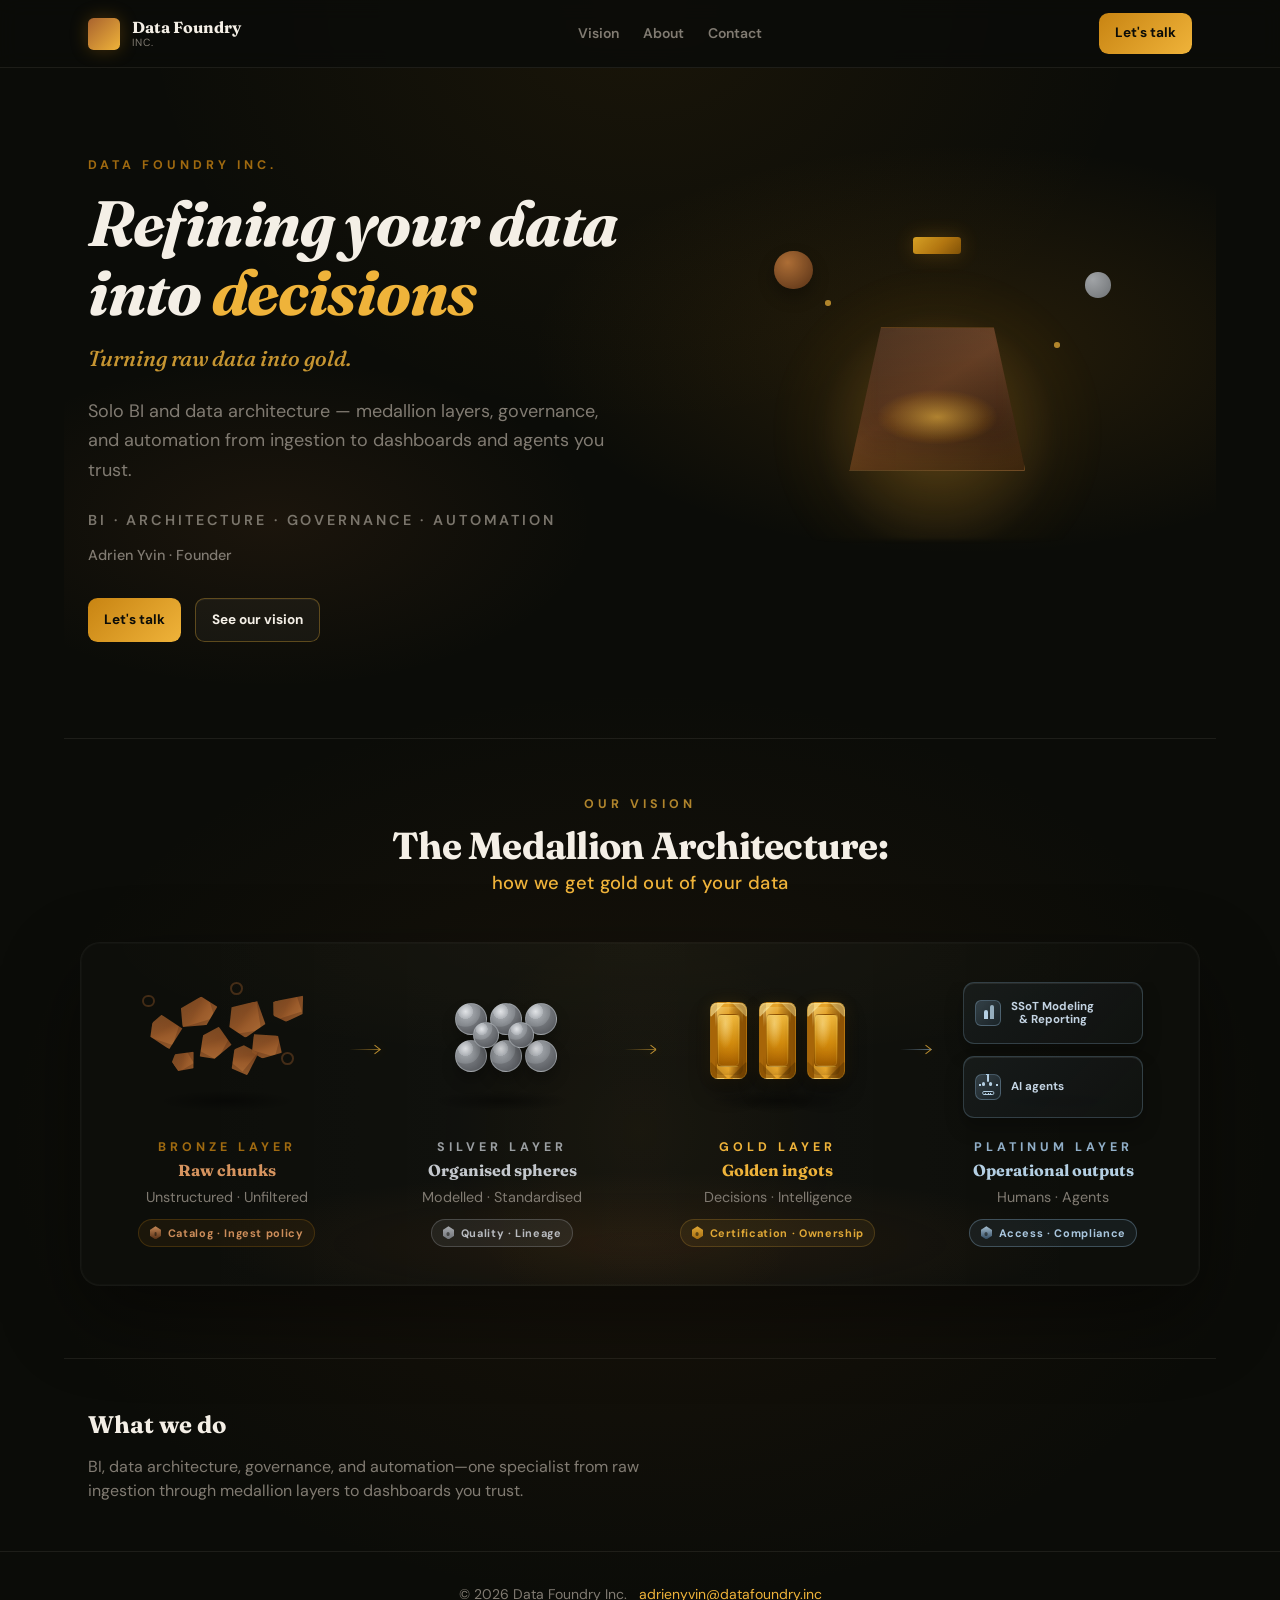
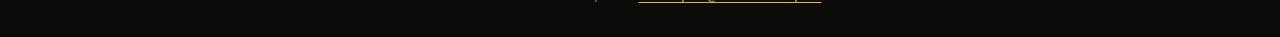
<file: index.html>
<!DOCTYPE html>
<html lang="en">
  <head>
    <meta charset="UTF-8" />
    <meta name="viewport" content="width=device-width, initial-scale=1.0" />
    <meta
      name="description"
      content="Data Foundry Inc. — Refining your data into decisions through bronze, silver, and gold."
    />
    <title>Data Foundry Inc. | Turning Raw Data into Gold</title>
    <link rel="preconnect" href="https://fonts.googleapis.com" />
    <link rel="preconnect" href="https://fonts.gstatic.com" crossorigin />
    <link
      href="https://fonts.googleapis.com/css2?family=DM+Sans:ital,opsz,wght@0,9..40,400;0,9..40,500;0,9..40,600&family=Fraunces:ital,opsz,wght@0,9..144,600;0,9..144,700;1,9..144,500&display=swap"
      rel="stylesheet"
    />
    <link rel="stylesheet" href="css/styles.css" />
  </head>
  <body>
    <a class="skip-link" href="#main">Skip to main content</a>

    <header class="nav">
      <div class="nav__inner">
        <a class="nav__brand" href="#" aria-label="Data Foundry Inc. home">
          <span class="nav__mark" aria-hidden="true"></span>
          <span class="nav__wordmark">
            <span class="nav__name">Data Foundry</span>
            <span class="nav__inc">Inc.</span>
          </span>
        </a>
        <nav class="nav__links" aria-label="Primary">
          <a href="#schema">Vision</a>
          <a href="#about">About</a>
          <a href="#contact">Contact</a>
        </nav>
        <a class="btn btn--nav" href="mailto:adrienyvin@datafoundry.inc">Let's talk</a>
      </div>
    </header>

    <main id="main">
      <section class="hero" id="about" aria-labelledby="hero-heading">
        <div class="hero__inner">
          <div class="hero__content">
            <p class="hero__kicker">Data Foundry Inc.</p>
            <h1 id="hero-heading">
              Refining your data<br />
              into <span>decisions</span>
            </h1>
            <p class="hero__tagline">Turning raw data into gold.</p>
            <p class="hero__lede">
              Solo BI and data architecture — medallion layers, governance, and
              automation from ingestion to dashboards and agents you trust.
            </p>
            <p class="hero__services">BI · Architecture · Governance · Automation</p>
            <p class="hero__founder">Adrien Yvin · Founder</p>
            <div class="hero__actions">
              <a class="btn" href="mailto:adrienyvin@datafoundry.inc">Let's talk</a>
              <a class="btn btn--ghost" href="#schema">See our vision</a>
            </div>
          </div>
          <div class="hero__visual" aria-hidden="true">
            <div class="hero__glow"></div>
            <div class="hero__foundry">
              <span class="hero__ember hero__ember--1"></span>
              <span class="hero__ember hero__ember--2"></span>
              <span class="hero__ember hero__ember--3"></span>
              <span class="hero__crucible"></span>
              <span class="hero__stream hero__stream--bronze"></span>
              <span class="hero__stream hero__stream--silver"></span>
              <span class="hero__stream hero__stream--gold"></span>
            </div>
          </div>
        </div>
      </section>

      <section class="vision" id="schema" aria-labelledby="schema-heading">
        <header class="vision__header">
          <p class="vision__eyebrow">Our vision</p>
          <h2 id="schema-heading" class="vision__title">
            The Medallion Architecture:
            <span>how we get gold out of your data</span>
          </h2>
        </header>
        <div class="hero-card">
          <div class="schema-fit">
            <div class="schema-fit__canvas">
              <div class="hero-card__pipeline">
              <div class="hero-card__stages">
            <article class="stage stage--bronze">
              <div class="stage__visual stage__visual--chunks" aria-hidden="true">
                <span class="ore ore--1"></span>
                <span class="ore ore--2"></span>
                <span class="ore ore--3"></span>
                <span class="ore ore--4"></span>
                <span class="ore ore--5"></span>
                <span class="ore ore--6"></span>
                <span class="ore ore--7"></span>
                <span class="ore ore--8"></span>
                <span class="spark spark--1"></span>
                <span class="spark spark--2"></span>
                <span class="spark spark--3"></span>
              </div>
              <p class="stage__eyebrow">Bronze Layer</p>
              <h2 class="stage__title">Raw chunks</h2>
              <p class="stage__meta">Unstructured · Unfiltered</p>
              <p class="stage__governance">
                <span class="stage__governance-icon" aria-hidden="true"></span>
                Catalog · Ingest policy
              </p>
            </article>

            <div class="stage-action" aria-hidden="true">
              <span class="stage-action__arrow"></span>
            </div>

            <article class="stage stage--silver">
              <div class="stage__visual stage__visual--spheres" aria-hidden="true">
                <span class="sphere sphere--1"></span>
                <span class="sphere sphere--2"></span>
                <span class="sphere sphere--3"></span>
                <span class="sphere sphere--4"></span>
                <span class="sphere sphere--5"></span>
                <span class="sphere sphere--6"></span>
                <span class="sphere sphere--7"></span>
                <span class="sphere sphere--8"></span>
              </div>
              <p class="stage__eyebrow">Silver Layer</p>
              <h2 class="stage__title">Organised spheres</h2>
              <p class="stage__meta">Modelled · Standardised</p>
              <p class="stage__governance">
                <span class="stage__governance-icon" aria-hidden="true"></span>
                Quality · Lineage
              </p>
            </article>

            <div class="stage-action" aria-hidden="true">
              <span class="stage-action__arrow"></span>
            </div>

            <article class="stage stage--gold">
              <div class="stage__visual stage__visual--ingots" aria-hidden="true">
                <span class="gold-ingot gold-ingot--1"></span>
                <span class="gold-ingot gold-ingot--2"></span>
                <span class="gold-ingot gold-ingot--3"></span>
              </div>
              <p class="stage__eyebrow">Gold Layer</p>
              <h2 class="stage__title">Golden ingots</h2>
              <p class="stage__meta">Decisions · Intelligence</p>
              <p class="stage__governance">
                <span class="stage__governance-icon" aria-hidden="true"></span>
                Certification · Ownership
              </p>
            </article>

            <div class="stage-action stage-action--fork" aria-hidden="true">
              <span class="stage-action__arrow"></span>
            </div>

            <article class="stage stage--platinum">
              <div class="stage__visual stage__visual--platinum" aria-hidden="true">
                <div class="consumer-flow">
                  <span class="consumer-flow__branch consumer-flow__branch--top"></span>
                  <span class="consumer-flow__branch consumer-flow__branch--bottom"></span>
                </div>
                <div class="consumer-card consumer-card--reporting">
                  <span class="consumer-card__icon consumer-card__icon--reporting"></span>
                  <span class="consumer-card__label">SSoT Modeling<br />&amp; Reporting</span>
                </div>
                <div class="consumer-card consumer-card--agents">
                  <span class="consumer-card__icon consumer-card__icon--agents"></span>
                  <span class="consumer-card__label">AI agents</span>
                </div>
              </div>
              <p class="stage__eyebrow">Platinum Layer</p>
              <h2 class="stage__title">Operational outputs</h2>
              <p class="stage__meta">Humans · Agents</p>
              <p class="stage__governance">
                <span class="stage__governance-icon" aria-hidden="true"></span>
                Access · Compliance
              </p>
            </article>
              </div>
              </div>
            </div>
          </div>

          <nav class="schema-compact" aria-label="Medallion architecture overview">
            <ol class="schema-compact__steps">
              <li class="schema-compact__step schema-compact__step--bronze">
                <span class="schema-compact__marker" aria-hidden="true">
                  <span class="ore ore--2 schema-compact__ore"></span>
                </span>
                <div class="schema-compact__body">
                  <span class="schema-compact__layer">Bronze Layer</span>
                  <span class="schema-compact__name">Raw chunks</span>
                  <span class="schema-compact__meta">Unstructured · Unfiltered</span>
                  <span class="schema-compact__gov">
                    <span class="stage__governance-icon" aria-hidden="true"></span>
                    Catalog · Ingest policy
                  </span>
                </div>
              </li>
              <li class="schema-compact__step schema-compact__step--silver">
                <span class="schema-compact__marker" aria-hidden="true"></span>
                <div class="schema-compact__body">
                  <span class="schema-compact__layer">Silver Layer</span>
                  <span class="schema-compact__name">Organised spheres</span>
                  <span class="schema-compact__meta">Modelled · Standardised</span>
                  <span class="schema-compact__gov">
                    <span class="stage__governance-icon" aria-hidden="true"></span>
                    Quality · Lineage
                  </span>
                </div>
              </li>
              <li class="schema-compact__step schema-compact__step--gold">
                <span class="schema-compact__marker" aria-hidden="true"></span>
                <div class="schema-compact__body">
                  <span class="schema-compact__layer">Gold Layer</span>
                  <span class="schema-compact__name">Golden ingots</span>
                  <span class="schema-compact__meta">Decisions · Intelligence</span>
                  <span class="schema-compact__gov">
                    <span class="stage__governance-icon" aria-hidden="true"></span>
                    Certification · Ownership
                  </span>
                </div>
              </li>
              <li class="schema-compact__step schema-compact__step--platinum">
                <span class="schema-compact__marker" aria-hidden="true"></span>
                <div class="schema-compact__body">
                  <span class="schema-compact__layer">Platinum Layer</span>
                  <span class="schema-compact__name">Operational outputs</span>
                  <span class="schema-compact__meta">Humans · Agents</span>
                  <div class="schema-compact__outputs">
                    <span class="schema-compact__output">SSoT &amp; Reporting</span>
                    <span class="schema-compact__output">AI agents</span>
                  </div>
                  <span class="schema-compact__gov">
                    <span class="stage__governance-icon" aria-hidden="true"></span>
                    Access · Compliance
                  </span>
                </div>
              </li>
            </ol>
          </nav>
        </div>
      </section>

      <section
        id="how-we-work"
        class="placeholder-section"
        aria-labelledby="how-heading"
      >
        <h2 id="how-heading">What we do</h2>
        <p>
          BI, data architecture, governance, and automation—one specialist from raw
          ingestion through medallion layers to dashboards you trust.
        </p>
      </section>
    </main>

    <footer class="footer" id="contact">
      <p>
        &copy; 2026 Data Foundry Inc.
        <a href="mailto:adrienyvin@datafoundry.inc">adrienyvin@datafoundry.inc</a>
      </p>
    </footer>
  </body>
</html>
</file>
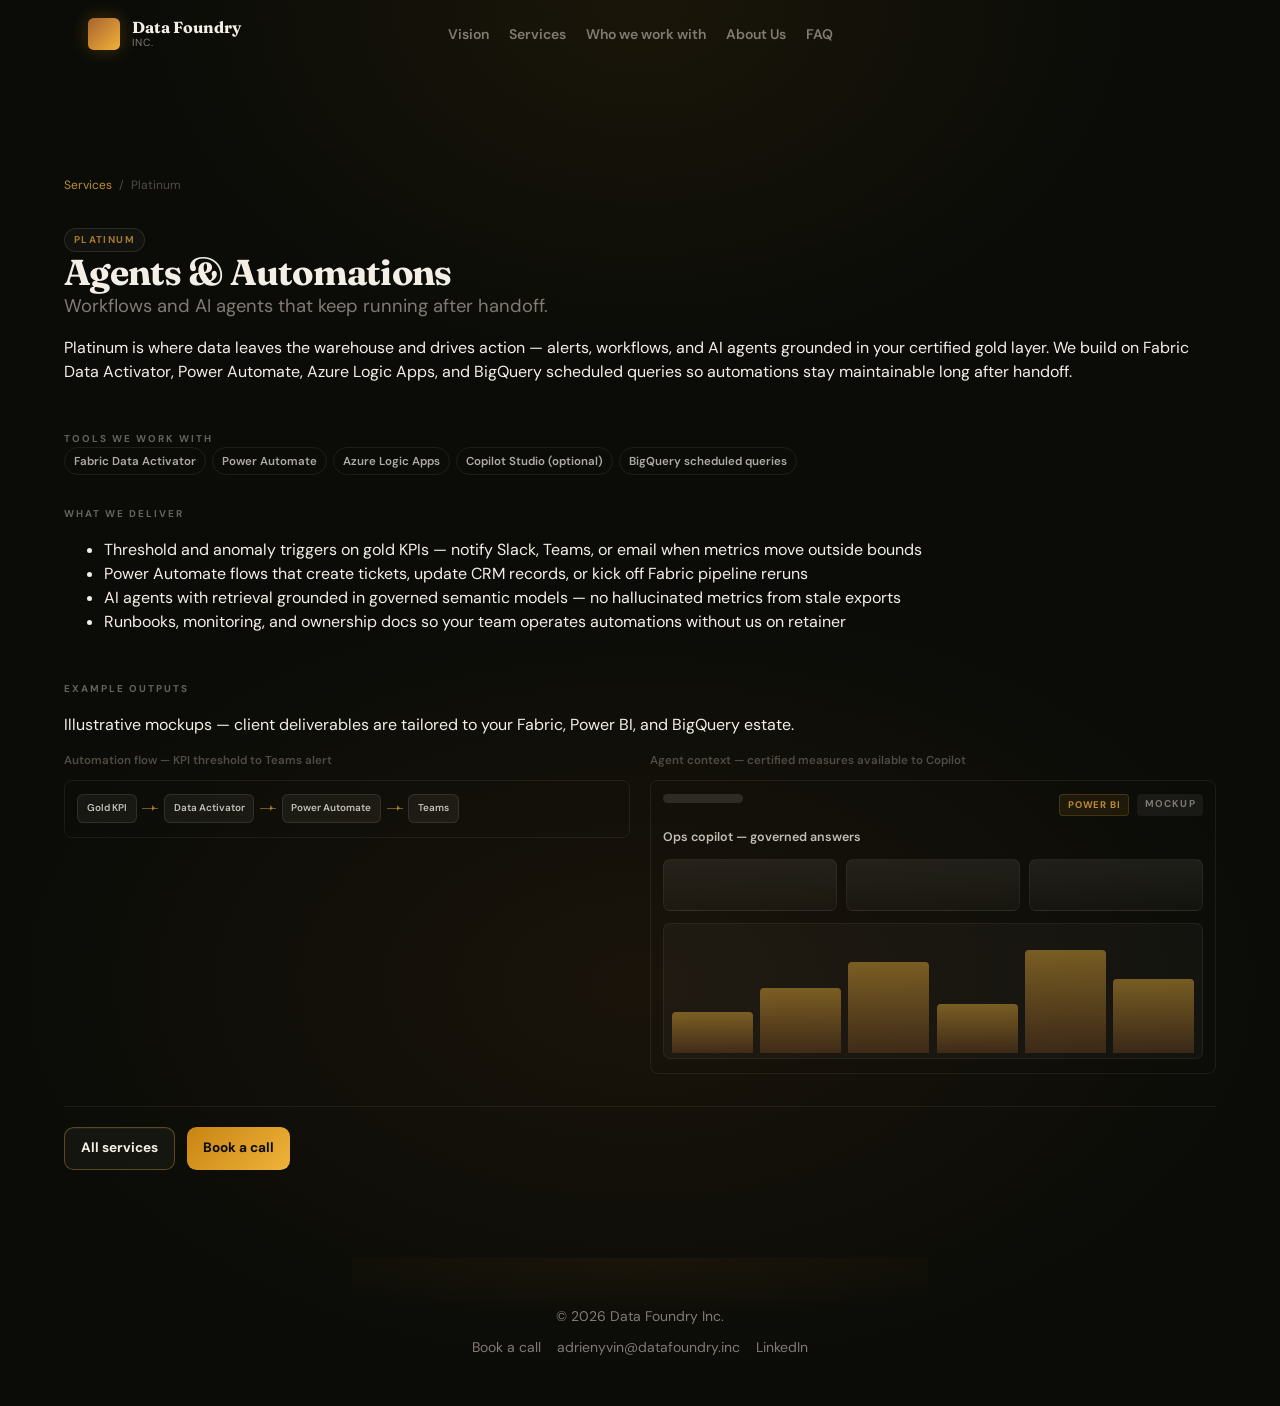
<file: website/services/agents.html>
<!DOCTYPE html>
<html lang="en">
  <head>
    <meta charset="UTF-8" />
    <meta name="viewport" content="width=device-width, initial-scale=1.0" />
    <link rel="icon" href="../assets/favicon.svg" type="image/svg+xml" />
    <link rel="icon" href="../assets/favicon.svg" sizes="any" />
    <meta name="description" content="Power Automate, Fabric Data Activator, and AI agents on governed gold-layer data in Fabric and BigQuery." />
    <meta name="author" content="Adrien Yvin" />
    <meta name="theme-color" content="#0b0c08" />
    <meta name="booking-url" content="https://calendly.com/adrienyvin/30min" />
    <meta name="email-subject" content="Our dashboards never match — can Data Foundry help?" />
    <link rel="canonical" href="https://trockin8r.github.io/Data_Foundry_Inc/services/agents.html" />
    <title>Agents &amp; Automations | Data Foundry Inc.</title>
    <link rel="preconnect" href="https://fonts.googleapis.com" />
    <link rel="preconnect" href="https://fonts.gstatic.com" crossorigin />
    <link
      href="https://fonts.googleapis.com/css2?family=DM+Sans:ital,opsz,wght@0,9..40,400;0,9..40,500;0,9..40,600&family=Fraunces:ital,opsz,wght@0,9..144,600;0,9..144,700;1,9..144,500&display=swap"
      rel="stylesheet"
    />
    <link rel="stylesheet" href="../css/styles.css" />
  </head>
  <body>
    <a class="skip-link" href="#main">Skip to main content</a>

    <header class="nav">
      <div class="nav__inner">
        <a class="nav__brand" href="../index.html" aria-label="Data Foundry Inc. home">
          <span class="nav__mark" aria-hidden="true"></span>
          <span class="nav__wordmark">
            <span class="nav__name">Data Foundry</span>
            <span class="nav__inc">Inc.</span>
          </span>
        </a>
        <nav class="nav__links" id="nav-menu" aria-label="Primary">
          <a href="../index.html#schema">Vision</a>
          <div class="nav__dropdown-wrap">
            <a href="../index.html#services" class="nav__link">Services</a>
            <div class="nav__dropdown" role="menu" aria-label="Services menu">
            <p class="nav__dropdown-group" role="presentation">Data</p>
            <a href="ingestion.html" class="nav__dropdown-item nav__dropdown-item--bronze" role="menuitem">
              <span class="nav__dropdown-icon" aria-hidden="true"><svg width="20" height="20" viewBox="0 0 24 24" fill="none" stroke="currentColor" stroke-width="1.75" stroke-linecap="round" stroke-linejoin="round"><path d="M12 3v12"/><path d="m7 10 5 5 5-5"/><path d="M5 21h14"/></svg></span>
              <span class="nav__dropdown-copy">
                <span class="nav__dropdown-name">Data Ingestion & Pipelines</span>
                <span class="nav__dropdown-desc">Reliable ingest — governed from the first load.</span>
              </span>
            </a>
            <a href="modeling.html" class="nav__dropdown-item nav__dropdown-item--silver" role="menuitem">
              <span class="nav__dropdown-icon" aria-hidden="true"><svg width="20" height="20" viewBox="0 0 24 24" fill="none" stroke="currentColor" stroke-width="1.75" stroke-linecap="round" stroke-linejoin="round"><path d="M12 2 2 7l10 5 10-5-10-5Z"/><path d="m2 12 10 5 10-5"/><path d="m2 17 10 5 10-5"/></svg></span>
              <span class="nav__dropdown-copy">
                <span class="nav__dropdown-name">Transformation & Modeling</span>
                <span class="nav__dropdown-desc">One model, one version of the truth.</span>
              </span>
            </a>
            <a href="reporting.html" class="nav__dropdown-item nav__dropdown-item--gold" role="menuitem">
              <span class="nav__dropdown-icon" aria-hidden="true"><svg width="20" height="20" viewBox="0 0 24 24" fill="none" stroke="currentColor" stroke-width="1.75" stroke-linecap="round" stroke-linejoin="round"><path d="M3 3v18h18"/><path d="M7 16v-5"/><path d="M12 16V8"/><path d="M17 16v-3"/></svg></span>
              <span class="nav__dropdown-copy">
                <span class="nav__dropdown-name">Reporting & Analytics</span>
                <span class="nav__dropdown-desc">Dashboards and self-service on governed gold data.</span>
              </span>
            </a>
            <a href="governance.html" class="nav__dropdown-item nav__dropdown-item--governance" role="menuitem">
              <span class="nav__dropdown-icon" aria-hidden="true"><svg width="20" height="20" viewBox="0 0 24 24" fill="none" stroke="currentColor" stroke-width="1.75" stroke-linecap="round" stroke-linejoin="round"><path d="M12 22s8-4 8-10V5l-8-3-8 3v7c0 6 8 10 8 10Z"/><path d="m9 12 2 2 4-4"/></svg></span>
              <span class="nav__dropdown-copy">
                <span class="nav__dropdown-name">Governance & Quality</span>
                <span class="nav__dropdown-desc">Lineage, quality, and ownership built in.</span>
              </span>
            </a>
            <p class="nav__dropdown-group" role="presentation">Automations</p>
            <a href="agents.html" class="nav__dropdown-item nav__dropdown-item--platinum nav__dropdown-item--active" role="menuitem">
              <span class="nav__dropdown-icon" aria-hidden="true"><svg width="20" height="20" viewBox="0 0 24 24" fill="none" stroke="currentColor" stroke-width="1.75" stroke-linecap="round" stroke-linejoin="round"><path d="M13 2 3 14h9l-1 8 10-12h-9l1-8Z"/></svg></span>
              <span class="nav__dropdown-copy">
                <span class="nav__dropdown-name">Agents & Automations</span>
                <span class="nav__dropdown-desc">Workflows and AI agents that keep running after handoff.</span>
              </span>
            </a>
            </div>
          </div>
          <a href="../index.html#audience">Who we work with</a>
          <a href="../index.html#founder">About Us</a>
          <a href="../index.html#faq">FAQ</a>
          <a class="btn btn--nav-mobile booking-link" href="https://calendly.com/adrienyvin/30min" target="_blank" rel="noopener noreferrer">Book a call</a>
        </nav>
        <a class="btn btn--nav booking-link" href="https://calendly.com/adrienyvin/30min" target="_blank" rel="noopener noreferrer">Book a call</a>
        <button
          class="nav__toggle"
          type="button"
          aria-label="Open menu"
          aria-expanded="false"
          aria-controls="nav-menu"
        >
          <span class="nav__toggle-bar" aria-hidden="true"></span>
          <span class="nav__toggle-bar" aria-hidden="true"></span>
          <span class="nav__toggle-bar" aria-hidden="true"></span>
        </button>
      </div>
    </header>

    <main id="main" class="service-page service-page--platinum">
      <div class="service-page__inner">
        <nav class="service-page__crumb" aria-label="Breadcrumb">
          <a href="../index.html#services">Services</a>
          <span aria-hidden="true">/</span>
          <span>Platinum</span>
        </nav>

        <header class="service-page__header">
          <p class="service-page__layer">Platinum</p>
          <h1 class="service-page__title">Agents &amp; Automations</h1>
          <p class="service-page__intro">Workflows and AI agents that keep running after handoff.</p>
          <p class="service-page__overview">Platinum is where data leaves the warehouse and drives action — alerts, workflows, and AI agents grounded in your certified gold layer. We build on Fabric Data Activator, Power Automate, Azure Logic Apps, and BigQuery scheduled queries so automations stay maintainable long after handoff.</p>
        </header>

        <section class="service-page__stack" aria-labelledby="service-stack-heading">
          <h2 id="service-stack-heading" class="service-page__label">Tools we work with</h2>
          <ul class="service-page__tools">
            <li>Fabric Data Activator</li>
            <li>Power Automate</li>
            <li>Azure Logic Apps</li>
            <li>Copilot Studio (optional)</li>
            <li>BigQuery scheduled queries</li>
          </ul>
        </section>

        <section class="service-page__body" aria-labelledby="service-detail-heading">
          <h2 id="service-detail-heading" class="service-page__label">What we deliver</h2>
          <ul class="service-page__list">
            <li>Threshold and anomaly triggers on gold KPIs — notify Slack, Teams, or email when metrics move outside bounds</li>
            <li>Power Automate flows that create tickets, update CRM records, or kick off Fabric pipeline reruns</li>
            <li>AI agents with retrieval grounded in governed semantic models — no hallucinated metrics from stale exports</li>
            <li>Runbooks, monitoring, and ownership docs so your team operates automations without us on retainer</li>
          </ul>
        </section>

        <section class="service-page__mockups" aria-labelledby="service-mockups-heading">
          <h2 id="service-mockups-heading" class="service-page__label">Example outputs</h2>
          <p class="service-page__mockups-note">Illustrative mockups — client deliverables are tailored to your Fabric, Power BI, and BigQuery estate.</p>
          <div class="service-page__mockups-grid">
<figure class="service-mock"><figcaption class="service-mock__caption">Automation flow — KPI threshold to Teams alert</figcaption><div class="service-mock__frame"><div class="service-ph__automation"><span class="service-ph__auto-step">Gold KPI</span><span class="work-ph__arrow"></span><span class="service-ph__auto-step">Data Activator</span><span class="work-ph__arrow"></span><span class="service-ph__auto-step">Power Automate</span><span class="work-ph__arrow"></span><span class="service-ph__auto-step">Teams</span></div></div></figure>

<figure class="service-mock"><figcaption class="service-mock__caption">Agent context — certified measures available to Copilot</figcaption><div class="service-mock__frame"><div class="work-ph"><div class="work-ph__top"><span class="work-ph__chip work-ph__chip--w2"></span><span class="service-ph__badge">Power BI</span><span class="work-ph__redact">Mockup</span></div><p class="service-ph__report-title">Ops copilot — governed answers</p><div class="work-ph__metrics"><span class="work-ph__metric"></span><span class="work-ph__metric"></span><span class="work-ph__metric"></span></div><div class="work-ph__chart"><span class="work-ph__bar" style="height:35%"></span><span class="work-ph__bar"></span><span class="work-ph__bar"></span><span class="work-ph__bar"></span><span class="work-ph__bar"></span><span class="work-ph__bar"></span></div></div></div></figure>
          </div>
        </section>

        <div class="service-page__cta">
          <a class="btn btn--ghost" href="../index.html#services">All services</a>
          <a class="btn booking-link" href="https://calendly.com/adrienyvin/30min" target="_blank" rel="noopener noreferrer">Book a call</a>
        </div>
      </div>
    </main>

    <footer class="footer" id="contact">
      <p class="footer__copy">&copy; 2026 Data Foundry Inc.</p>
      <div class="footer__links">
        <a class="booking-link" href="https://calendly.com/adrienyvin/30min" target="_blank" rel="noopener noreferrer">Book a call</a>
        <a class="email-link" href="mailto:adrienyvin@datafoundry.inc">adrienyvin@datafoundry.inc</a>
        <a href="https://www.linkedin.com/in/adrienyvin/" target="_blank" rel="noopener noreferrer">LinkedIn</a>
      </div>
    </footer>
    <script src="../js/site.js"></script>
  </body>
</html>
</file>
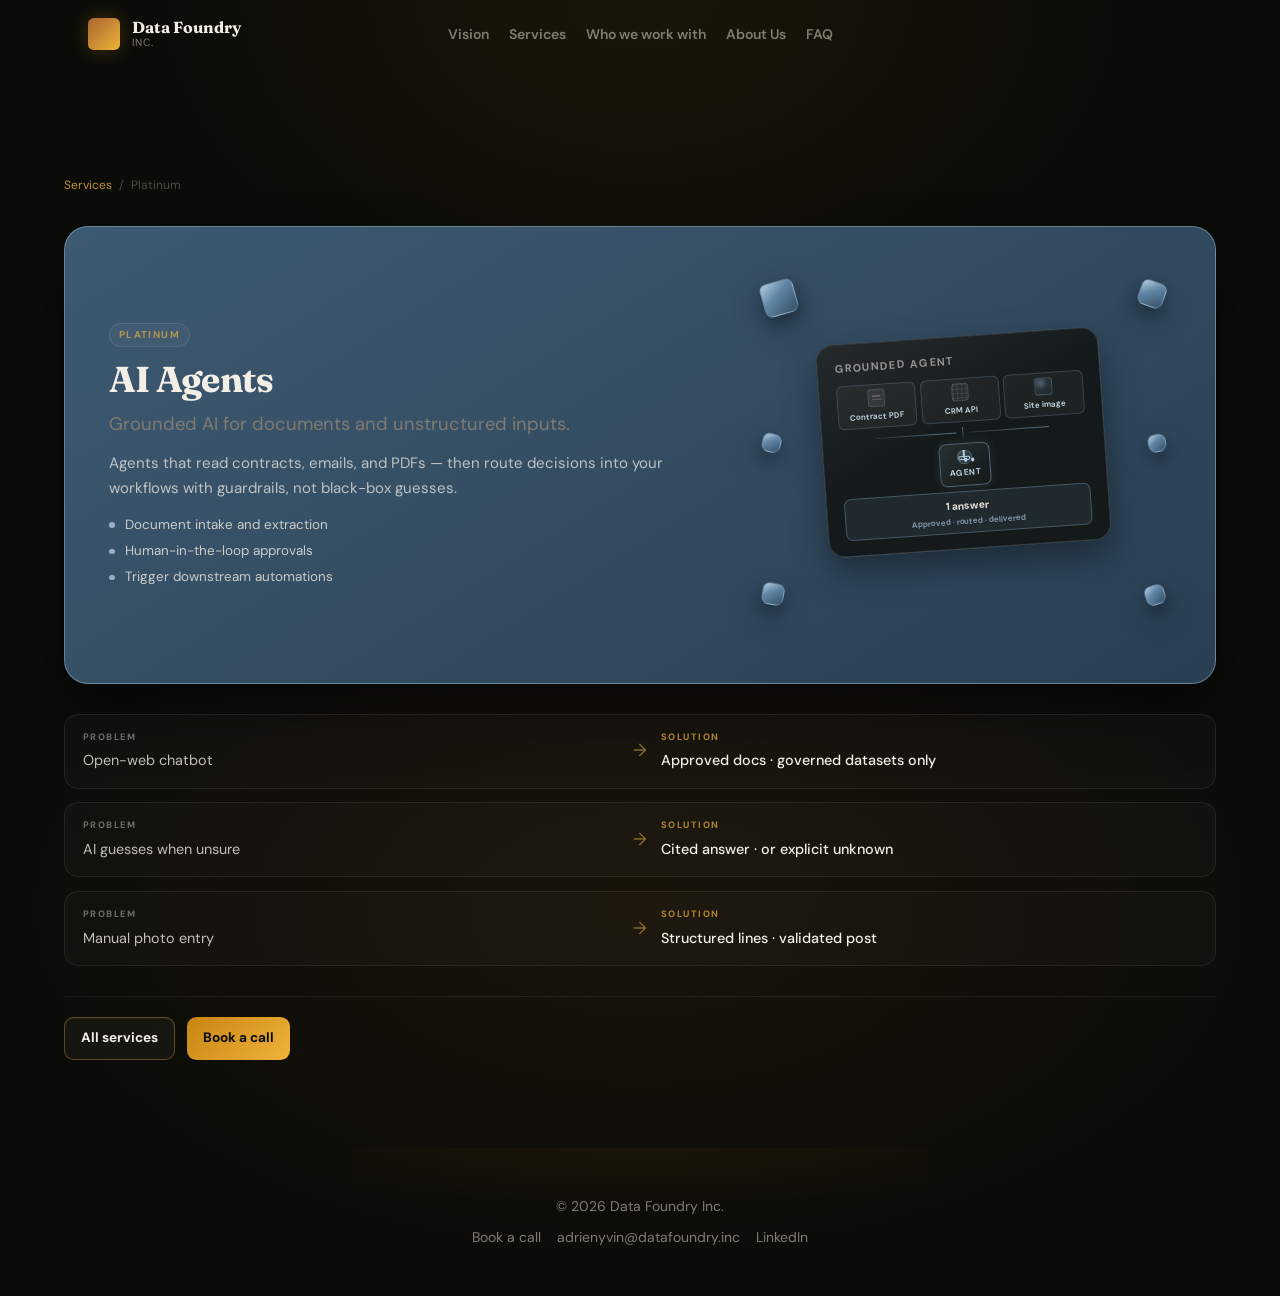
<file: website/services/ai-agents.html>
<!DOCTYPE html>
<html lang="en">
  <head>
    <meta charset="UTF-8" />
    <meta name="viewport" content="width=device-width, initial-scale=1.0" />
    <link rel="icon" href="../assets/favicon.svg" type="image/svg+xml" />
    <link rel="icon" href="../assets/favicon.svg" sizes="any" />
    <meta name="description" content="AI agents for invoice capture and internal Q&amp;A — responses grounded in your approved sources, with citations and access controls." />
    <meta name="author" content="Adrien Yvin" />
    <meta name="theme-color" content="#0b0c08" />
    <meta name="booking-url" content="https://calendly.com/adrienyvin/30min" />
    <meta name="email-subject" content="Our dashboards never match — can Data Foundry help?" />
    <link rel="canonical" href="https://trockin8r.github.io/Data_Foundry_Inc/services/ai-agents.html" />
    <title>AI Agents | Data Foundry Inc.</title>
    <link rel="preconnect" href="https://fonts.googleapis.com" />
    <link rel="preconnect" href="https://fonts.gstatic.com" crossorigin />
    <link href="https://fonts.googleapis.com/css2?family=DM+Sans:ital,opsz,wght@0,9..40,400;0,9..40,500;0,9..40,600;0,9..40,700&family=Fraunces:ital,opsz,wght@0,9..144,600;0,9..144,700;1,9..144,500&display=swap" rel="stylesheet" />
    <link rel="stylesheet" href="../css/styles.css" />
  </head>
  <body>
    <a class="skip-link" href="#main">Skip to main content</a>

    <header class="nav">
      <div class="nav__inner">
        <a class="nav__brand" href="../index.html" aria-label="Data Foundry Inc. home">
          <span class="nav__mark" aria-hidden="true"></span>
          <span class="nav__wordmark">
            <span class="nav__name">Data Foundry</span>
            <span class="nav__inc">Inc.</span>
          </span>
        </a>
        <nav class="nav__links" id="nav-menu" aria-label="Primary">
          <a href="../index.html#schema">Vision</a>
          <div class="nav__dropdown-wrap">
            <a href="../index.html#services" class="nav__link">Services</a>
            <div class="nav__dropdown nav__dropdown--matrix" role="menu" aria-label="Services menu">
              <p class="nav__dropdown-eyebrow nav__dropdown-eyebrow--data" role="presentation">Data</p>
              <a href="ingestion.html" class="nav__dropdown-item nav__dropdown-item--bronze nav__dropdown-item--ingestion" role="menuitem">
                <span class="nav__dropdown-icon" aria-hidden="true"><svg width="20" height="20" viewBox="0 0 24 24" fill="none" stroke="currentColor" stroke-width="1.75" stroke-linecap="round" stroke-linejoin="round"><path d="M12 3v12"/><path d="m7 10 5 5 5-5"/><path d="M5 21h14"/></svg></span>
                <span class="nav__dropdown-copy">
                  <span class="nav__dropdown-name">Data Ingestion &amp; Pipelines</span>
                  <span class="nav__dropdown-desc">Reliable ingest — governed from the first load.</span>
                </span>
              </a>
              <a href="modeling.html" class="nav__dropdown-item nav__dropdown-item--silver nav__dropdown-item--modeling" role="menuitem">
                <span class="nav__dropdown-icon" aria-hidden="true"><svg width="20" height="20" viewBox="0 0 24 24" fill="none" stroke="currentColor" stroke-width="1.75" stroke-linecap="round" stroke-linejoin="round"><path d="M12 2 2 7l10 5 10-5-10-5Z"/><path d="m2 12 10 5 10-5"/><path d="m2 17 10 5 10-5"/></svg></span>
                <span class="nav__dropdown-copy">
                  <span class="nav__dropdown-name">Transformation &amp; Modeling</span>
                  <span class="nav__dropdown-desc">One model, one version of the truth.</span>
                </span>
              </a>
              <a href="reporting.html" class="nav__dropdown-item nav__dropdown-item--gold nav__dropdown-item--reporting" role="menuitem">
                <span class="nav__dropdown-icon" aria-hidden="true"><svg width="20" height="20" viewBox="0 0 24 24" fill="none" stroke="currentColor" stroke-width="1.75" stroke-linecap="round" stroke-linejoin="round"><path d="M3 3v18h18"/><path d="M7 16v-5"/><path d="M12 16V8"/><path d="M17 16v-3"/></svg></span>
                <span class="nav__dropdown-copy">
                  <span class="nav__dropdown-name">Reporting &amp; Analytics</span>
                  <span class="nav__dropdown-desc">Dashboards and self-service on governed gold data.</span>
                </span>
              </a>
              <a href="governance.html" class="nav__dropdown-item nav__dropdown-item--governance nav__dropdown-item--governance" role="menuitem">
                <span class="nav__dropdown-icon" aria-hidden="true"><svg width="20" height="20" viewBox="0 0 24 24" fill="none" stroke="currentColor" stroke-width="1.75" stroke-linecap="round" stroke-linejoin="round"><path d="M12 22s8-4 8-10V5l-8-3-8 3v7c0 6 8 10 8 10Z"/><path d="m9 12 2 2 4-4"/></svg></span>
                <span class="nav__dropdown-copy">
                  <span class="nav__dropdown-name">Governance &amp; Quality</span>
                  <span class="nav__dropdown-desc">Lineage, quality, and ownership built in.</span>
                </span>
              </a>
              <p class="nav__dropdown-eyebrow nav__dropdown-eyebrow--auto" role="presentation">Automation</p>
              <a href="automations.html" class="nav__dropdown-item nav__dropdown-item--platinum nav__dropdown-item--automations" role="menuitem">
                <span class="nav__dropdown-icon" aria-hidden="true"><svg width="20" height="20" viewBox="0 0 24 24" fill="none" stroke="currentColor" stroke-width="1.75" stroke-linecap="round" stroke-linejoin="round"><rect x="3" y="3" width="6" height="6" rx="1"/><rect x="15" y="3" width="6" height="6" rx="1"/><rect x="15" y="15" width="6" height="6" rx="1"/><rect x="3" y="15" width="6" height="6" rx="1"/><path d="M9 6h6"/><path d="M18 9v6"/><path d="M15 18H9"/><path d="M6 15V9"/></svg></span>
                <span class="nav__dropdown-copy">
                  <span class="nav__dropdown-name">Automation Flows</span>
                  <span class="nav__dropdown-desc">Set-and-forget pipelines across your apps.</span>
                </span>
              </a>
              <a href="ai-agents.html" class="nav__dropdown-item nav__dropdown-item--platinum nav__dropdown-item--ai-agents nav__dropdown-item--active" role="menuitem">
                <span class="nav__dropdown-icon" aria-hidden="true"><svg width="20" height="20" viewBox="0 0 24 24" fill="none" stroke="currentColor" stroke-width="1.75" stroke-linecap="round" stroke-linejoin="round"><path d="M13 2 3 14h9l-1 8 10-12h-9l1-8Z"/></svg></span>
                <span class="nav__dropdown-copy">
                  <span class="nav__dropdown-name">AI Agents</span>
                  <span class="nav__dropdown-desc">Grounded AI for documents and unstructured inputs.</span>
                </span>
              </a>
            </div>
          </div>
          <a href="../index.html#audience">Who we work with</a>
          <a href="../index.html#founder">About Us</a>
          <a href="../index.html#faq">FAQ</a>
          <a class="btn btn--nav-mobile booking-link" href="https://calendly.com/adrienyvin/30min" target="_blank" rel="noopener noreferrer">Book a call</a>
        </nav>
        <a class="btn btn--nav booking-link" href="https://calendly.com/adrienyvin/30min" target="_blank" rel="noopener noreferrer">Book a call</a>
        <button
          class="nav__toggle"
          type="button"
          aria-label="Open menu"
          aria-expanded="false"
          aria-controls="nav-menu"
        >
          <span class="nav__toggle-bar" aria-hidden="true"></span>
          <span class="nav__toggle-bar" aria-hidden="true"></span>
          <span class="nav__toggle-bar" aria-hidden="true"></span>
        </button>
      </div>
    </header>

    <main id="main" class="service-page service-page--platinum">
      <div class="service-page__inner">
        <nav class="service-page__crumb" aria-label="Breadcrumb">
          <a href="../index.html#services">Services</a>
          <span aria-hidden="true">/</span>
          <span>Platinum</span>
        </nav>

        <div class="service-page__grid">
          <section class="service-page__hero service-page__hero--platinum-alt" aria-labelledby="service-title">
            <div class="service-page__hero-layout">
              <div class="service-page__hero-copy">
                <p class="service-page__layer service-page__layer--platinum">Platinum</p>
                <h1 id="service-title" class="service-page__title">AI Agents</h1>
                <p class="service-page__intro">Grounded AI for documents and unstructured inputs.</p>
                <p class="service-page__detail">Agents that read contracts, emails, and PDFs — then route decisions into your workflows with guardrails, not black-box guesses.</p>
                <ul class="service-page__points">
                <li>Document intake and extraction</li>
                <li>Human-in-the-loop approvals</li>
                <li>Trigger downstream automations</li>
                </ul>
              </div>
              <figure class="service-page__infographic" aria-labelledby="service-vis-heading">
                <h2 id="service-vis-heading" class="visually-hidden">Service diagram</h2>
                <div class="svc-vis svc-vis--platinum svc-vis--page">
                  <div class="svc-vis__compose svc-vis__compose--page svc-vis__compose--solo">
                    <div class="svc-snippet svc-snippet--solo svc-snippet--agent-hub">
                          <p class="svc-snippet__label">Grounded agent</p>
                          <div class="svc-agent-hub">
                            <div class="svc-agent-hub__feeds">
                              <div class="svc-agent-hub__feed svc-agent-hub__feed--doc">
                                <span class="svc-agent-hub__glyph svc-agent-hub__glyph--doc" aria-hidden="true"></span>
                                <span>Contract PDF</span>
                              </div>
                              <div class="svc-agent-hub__feed svc-agent-hub__feed--data">
                                <span class="svc-agent-hub__glyph svc-agent-hub__glyph--data" aria-hidden="true"></span>
                                <span>CRM API</span>
                              </div>
                              <div class="svc-agent-hub__feed svc-agent-hub__feed--img">
                                <span class="svc-agent-hub__glyph svc-agent-hub__glyph--img" aria-hidden="true"></span>
                                <span>Site image</span>
                              </div>
                            </div>
                            <div class="svc-agent-hub__converge" aria-hidden="true">
                              <span></span><span></span><span></span>
                            </div>
                            <div class="svc-agent-hub__core">
                              <span class="consumer-card__icon consumer-card__icon--agents" aria-hidden="true"></span>
                              <em>Agent</em>
                            </div>
                            <div class="svc-agent-hub__answer">
                              <strong>1 answer</strong>
                              <span>Approved · routed · delivered</span>
                            </div>
                          </div>
                        </div>
                        <span class="svc-vis__float svc-vis__float--platinum svc-vis__float--a" aria-hidden="true"></span>
                        <span class="svc-vis__float svc-vis__float--platinum svc-vis__float--b" aria-hidden="true"></span>
                        <span class="svc-vis__float svc-vis__float--platinum svc-vis__float--c" aria-hidden="true"></span>
                        <span class="svc-vis__float svc-vis__float--platinum svc-vis__float--d" aria-hidden="true"></span>
                        <span class="svc-vis__float svc-vis__float--platinum svc-vis__float--e" aria-hidden="true"></span>
                        <span class="svc-vis__float svc-vis__float--platinum svc-vis__float--f" aria-hidden="true"></span>
                  </div>
                </div>
              </figure>
            </div>
          </section>

          <section class="service-page__pairs" aria-labelledby="service-pairs-heading">
            <h2 id="service-pairs-heading" class="visually-hidden">Problems and solutions</h2>
            <ul class="service-page__pair-list">
            <li class="service-page__pair-row">
              <span class="service-page__pair-cell service-page__pair-cell--problem"><span class="service-page__pair-label">Problem</span><span class="service-page__pair-text">Open-web chatbot</span></span>
              <span class="service-page__pair-arrow" aria-hidden="true">→</span>
              <span class="service-page__pair-cell service-page__pair-cell--solution"><span class="service-page__pair-label">Solution</span><span class="service-page__pair-text">Approved docs · governed datasets only</span></span>
            </li>
            <li class="service-page__pair-row">
              <span class="service-page__pair-cell service-page__pair-cell--problem"><span class="service-page__pair-label">Problem</span><span class="service-page__pair-text">AI guesses when unsure</span></span>
              <span class="service-page__pair-arrow" aria-hidden="true">→</span>
              <span class="service-page__pair-cell service-page__pair-cell--solution"><span class="service-page__pair-label">Solution</span><span class="service-page__pair-text">Cited answer · or explicit unknown</span></span>
            </li>
            <li class="service-page__pair-row">
              <span class="service-page__pair-cell service-page__pair-cell--problem"><span class="service-page__pair-label">Problem</span><span class="service-page__pair-text">Manual photo entry</span></span>
              <span class="service-page__pair-arrow" aria-hidden="true">→</span>
              <span class="service-page__pair-cell service-page__pair-cell--solution"><span class="service-page__pair-label">Solution</span><span class="service-page__pair-text">Structured lines · validated post</span></span>
            </li>
            </ul>
          </section>

          <div class="service-page__cta">
            <a class="btn btn--ghost" href="../index.html#services">All services</a>
            <a class="btn booking-link" href="https://calendly.com/adrienyvin/30min" target="_blank" rel="noopener noreferrer">Book a call</a>
          </div>
        </div>
      </div>
    </main>

    <footer class="footer" id="contact">
      <p class="footer__copy">&copy; 2026 Data Foundry Inc.</p>
      <div class="footer__links">
        <a class="booking-link" href="https://calendly.com/adrienyvin/30min" target="_blank" rel="noopener noreferrer">Book a call</a>
        <a class="email-link" href="mailto:adrienyvin@datafoundry.inc">adrienyvin@datafoundry.inc</a>
        <a href="https://www.linkedin.com/in/adrienyvin/" target="_blank" rel="noopener noreferrer">LinkedIn</a>
      </div>
    </footer>
    <script src="../js/site.js"></script>
  </body>
</html>
</file>
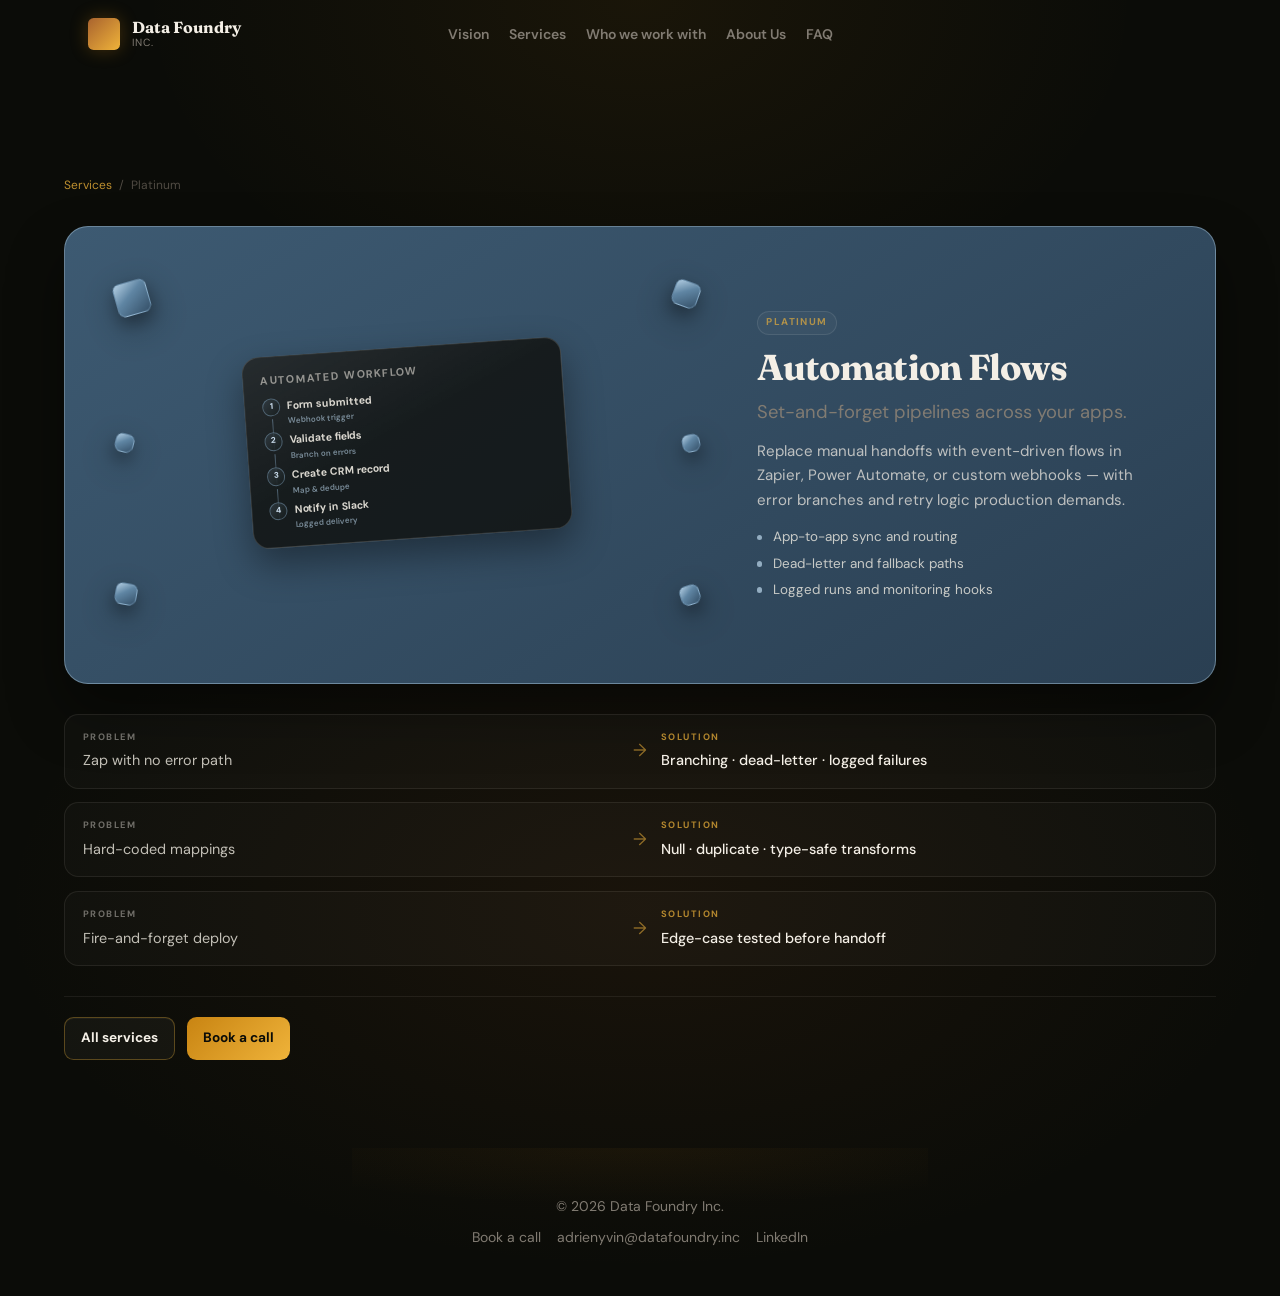
<file: website/services/automations.html>
<!DOCTYPE html>
<html lang="en">
  <head>
    <meta charset="UTF-8" />
    <meta name="viewport" content="width=device-width, initial-scale=1.0" />
    <link rel="icon" href="../assets/favicon.svg" type="image/svg+xml" />
    <link rel="icon" href="../assets/favicon.svg" sizes="any" />
    <meta name="description" content="Zapier, Power Automate, and webhook flows — event-driven pipelines that survive incomplete fields, duplicates, and schema drift." />
    <meta name="author" content="Adrien Yvin" />
    <meta name="theme-color" content="#0b0c08" />
    <meta name="booking-url" content="https://calendly.com/adrienyvin/30min" />
    <meta name="email-subject" content="Our dashboards never match — can Data Foundry help?" />
    <link rel="canonical" href="https://trockin8r.github.io/Data_Foundry_Inc/services/automations.html" />
    <title>Automation Flows | Data Foundry Inc.</title>
    <link rel="preconnect" href="https://fonts.googleapis.com" />
    <link rel="preconnect" href="https://fonts.gstatic.com" crossorigin />
    <link href="https://fonts.googleapis.com/css2?family=DM+Sans:ital,opsz,wght@0,9..40,400;0,9..40,500;0,9..40,600;0,9..40,700&family=Fraunces:ital,opsz,wght@0,9..144,600;0,9..144,700;1,9..144,500&display=swap" rel="stylesheet" />
    <link rel="stylesheet" href="../css/styles.css" />
  </head>
  <body>
    <a class="skip-link" href="#main">Skip to main content</a>

    <header class="nav">
      <div class="nav__inner">
        <a class="nav__brand" href="../index.html" aria-label="Data Foundry Inc. home">
          <span class="nav__mark" aria-hidden="true"></span>
          <span class="nav__wordmark">
            <span class="nav__name">Data Foundry</span>
            <span class="nav__inc">Inc.</span>
          </span>
        </a>
        <nav class="nav__links" id="nav-menu" aria-label="Primary">
          <a href="../index.html#schema">Vision</a>
          <div class="nav__dropdown-wrap">
            <a href="../index.html#services" class="nav__link">Services</a>
            <div class="nav__dropdown nav__dropdown--matrix" role="menu" aria-label="Services menu">
              <p class="nav__dropdown-eyebrow nav__dropdown-eyebrow--data" role="presentation">Data</p>
              <a href="ingestion.html" class="nav__dropdown-item nav__dropdown-item--bronze nav__dropdown-item--ingestion" role="menuitem">
                <span class="nav__dropdown-icon" aria-hidden="true"><svg width="20" height="20" viewBox="0 0 24 24" fill="none" stroke="currentColor" stroke-width="1.75" stroke-linecap="round" stroke-linejoin="round"><path d="M12 3v12"/><path d="m7 10 5 5 5-5"/><path d="M5 21h14"/></svg></span>
                <span class="nav__dropdown-copy">
                  <span class="nav__dropdown-name">Data Ingestion &amp; Pipelines</span>
                  <span class="nav__dropdown-desc">Reliable ingest — governed from the first load.</span>
                </span>
              </a>
              <a href="modeling.html" class="nav__dropdown-item nav__dropdown-item--silver nav__dropdown-item--modeling" role="menuitem">
                <span class="nav__dropdown-icon" aria-hidden="true"><svg width="20" height="20" viewBox="0 0 24 24" fill="none" stroke="currentColor" stroke-width="1.75" stroke-linecap="round" stroke-linejoin="round"><path d="M12 2 2 7l10 5 10-5-10-5Z"/><path d="m2 12 10 5 10-5"/><path d="m2 17 10 5 10-5"/></svg></span>
                <span class="nav__dropdown-copy">
                  <span class="nav__dropdown-name">Transformation &amp; Modeling</span>
                  <span class="nav__dropdown-desc">One model, one version of the truth.</span>
                </span>
              </a>
              <a href="reporting.html" class="nav__dropdown-item nav__dropdown-item--gold nav__dropdown-item--reporting" role="menuitem">
                <span class="nav__dropdown-icon" aria-hidden="true"><svg width="20" height="20" viewBox="0 0 24 24" fill="none" stroke="currentColor" stroke-width="1.75" stroke-linecap="round" stroke-linejoin="round"><path d="M3 3v18h18"/><path d="M7 16v-5"/><path d="M12 16V8"/><path d="M17 16v-3"/></svg></span>
                <span class="nav__dropdown-copy">
                  <span class="nav__dropdown-name">Reporting &amp; Analytics</span>
                  <span class="nav__dropdown-desc">Dashboards and self-service on governed gold data.</span>
                </span>
              </a>
              <a href="governance.html" class="nav__dropdown-item nav__dropdown-item--governance nav__dropdown-item--governance" role="menuitem">
                <span class="nav__dropdown-icon" aria-hidden="true"><svg width="20" height="20" viewBox="0 0 24 24" fill="none" stroke="currentColor" stroke-width="1.75" stroke-linecap="round" stroke-linejoin="round"><path d="M12 22s8-4 8-10V5l-8-3-8 3v7c0 6 8 10 8 10Z"/><path d="m9 12 2 2 4-4"/></svg></span>
                <span class="nav__dropdown-copy">
                  <span class="nav__dropdown-name">Governance &amp; Quality</span>
                  <span class="nav__dropdown-desc">Lineage, quality, and ownership built in.</span>
                </span>
              </a>
              <p class="nav__dropdown-eyebrow nav__dropdown-eyebrow--auto" role="presentation">Automation</p>
              <a href="automations.html" class="nav__dropdown-item nav__dropdown-item--platinum nav__dropdown-item--automations nav__dropdown-item--active" role="menuitem">
                <span class="nav__dropdown-icon" aria-hidden="true"><svg width="20" height="20" viewBox="0 0 24 24" fill="none" stroke="currentColor" stroke-width="1.75" stroke-linecap="round" stroke-linejoin="round"><rect x="3" y="3" width="6" height="6" rx="1"/><rect x="15" y="3" width="6" height="6" rx="1"/><rect x="15" y="15" width="6" height="6" rx="1"/><rect x="3" y="15" width="6" height="6" rx="1"/><path d="M9 6h6"/><path d="M18 9v6"/><path d="M15 18H9"/><path d="M6 15V9"/></svg></span>
                <span class="nav__dropdown-copy">
                  <span class="nav__dropdown-name">Automation Flows</span>
                  <span class="nav__dropdown-desc">Set-and-forget pipelines across your apps.</span>
                </span>
              </a>
              <a href="ai-agents.html" class="nav__dropdown-item nav__dropdown-item--platinum nav__dropdown-item--ai-agents" role="menuitem">
                <span class="nav__dropdown-icon" aria-hidden="true"><svg width="20" height="20" viewBox="0 0 24 24" fill="none" stroke="currentColor" stroke-width="1.75" stroke-linecap="round" stroke-linejoin="round"><path d="M13 2 3 14h9l-1 8 10-12h-9l1-8Z"/></svg></span>
                <span class="nav__dropdown-copy">
                  <span class="nav__dropdown-name">AI Agents</span>
                  <span class="nav__dropdown-desc">Grounded AI for documents and unstructured inputs.</span>
                </span>
              </a>
            </div>
          </div>
          <a href="../index.html#audience">Who we work with</a>
          <a href="../index.html#founder">About Us</a>
          <a href="../index.html#faq">FAQ</a>
          <a class="btn btn--nav-mobile booking-link" href="https://calendly.com/adrienyvin/30min" target="_blank" rel="noopener noreferrer">Book a call</a>
        </nav>
        <a class="btn btn--nav booking-link" href="https://calendly.com/adrienyvin/30min" target="_blank" rel="noopener noreferrer">Book a call</a>
        <button
          class="nav__toggle"
          type="button"
          aria-label="Open menu"
          aria-expanded="false"
          aria-controls="nav-menu"
        >
          <span class="nav__toggle-bar" aria-hidden="true"></span>
          <span class="nav__toggle-bar" aria-hidden="true"></span>
          <span class="nav__toggle-bar" aria-hidden="true"></span>
        </button>
      </div>
    </header>

    <main id="main" class="service-page service-page--platinum">
      <div class="service-page__inner">
        <nav class="service-page__crumb" aria-label="Breadcrumb">
          <a href="../index.html#services">Services</a>
          <span aria-hidden="true">/</span>
          <span>Platinum</span>
        </nav>

        <div class="service-page__grid">
          <section class="service-page__hero service-page__hero--platinum" aria-labelledby="service-title">
            <div class="service-page__hero-layout">
              <div class="service-page__hero-copy">
                <p class="service-page__layer service-page__layer--platinum">Platinum</p>
                <h1 id="service-title" class="service-page__title">Automation Flows</h1>
                <p class="service-page__intro">Set-and-forget pipelines across your apps.</p>
                <p class="service-page__detail">Replace manual handoffs with event-driven flows in Zapier, Power Automate, or custom webhooks — with error branches and retry logic production demands.</p>
                <ul class="service-page__points">
                <li>App-to-app sync and routing</li>
                <li>Dead-letter and fallback paths</li>
                <li>Logged runs and monitoring hooks</li>
                </ul>
              </div>
              <figure class="service-page__infographic" aria-labelledby="service-vis-heading">
                <h2 id="service-vis-heading" class="visually-hidden">Service diagram</h2>
                <div class="svc-vis svc-vis--platinum svc-vis--page">
                  <div class="svc-vis__compose svc-vis__compose--page svc-vis__compose--solo">
                    <div class="svc-snippet svc-snippet--solo svc-snippet--workflow">
                          <p class="svc-snippet__label">Automated workflow</p>
                          <ol class="svc-workflow-steps">
                            <li>
                              <span class="svc-workflow-steps__num">1</span>
                              <span class="svc-workflow-steps__copy">
                                <strong>Form submitted</strong>
                                <em>Webhook trigger</em>
                              </span>
                            </li>
                            <li>
                              <span class="svc-workflow-steps__num">2</span>
                              <span class="svc-workflow-steps__copy">
                                <strong>Validate fields</strong>
                                <em>Branch on errors</em>
                              </span>
                            </li>
                            <li>
                              <span class="svc-workflow-steps__num">3</span>
                              <span class="svc-workflow-steps__copy">
                                <strong>Create CRM record</strong>
                                <em>Map &amp; dedupe</em>
                              </span>
                            </li>
                            <li>
                              <span class="svc-workflow-steps__num">4</span>
                              <span class="svc-workflow-steps__copy">
                                <strong>Notify in Slack</strong>
                                <em>Logged delivery</em>
                              </span>
                            </li>
                          </ol>
                        </div>
                        <span class="svc-vis__float svc-vis__float--platinum svc-vis__float--a" aria-hidden="true"></span>
                        <span class="svc-vis__float svc-vis__float--platinum svc-vis__float--b" aria-hidden="true"></span>
                        <span class="svc-vis__float svc-vis__float--platinum svc-vis__float--c" aria-hidden="true"></span>
                        <span class="svc-vis__float svc-vis__float--platinum svc-vis__float--d" aria-hidden="true"></span>
                        <span class="svc-vis__float svc-vis__float--platinum svc-vis__float--e" aria-hidden="true"></span>
                        <span class="svc-vis__float svc-vis__float--platinum svc-vis__float--f" aria-hidden="true"></span>
                  </div>
                </div>
              </figure>
            </div>
          </section>

          <section class="service-page__pairs" aria-labelledby="service-pairs-heading">
            <h2 id="service-pairs-heading" class="visually-hidden">Problems and solutions</h2>
            <ul class="service-page__pair-list">
            <li class="service-page__pair-row">
              <span class="service-page__pair-cell service-page__pair-cell--problem"><span class="service-page__pair-label">Problem</span><span class="service-page__pair-text">Zap with no error path</span></span>
              <span class="service-page__pair-arrow" aria-hidden="true">→</span>
              <span class="service-page__pair-cell service-page__pair-cell--solution"><span class="service-page__pair-label">Solution</span><span class="service-page__pair-text">Branching · dead-letter · logged failures</span></span>
            </li>
            <li class="service-page__pair-row">
              <span class="service-page__pair-cell service-page__pair-cell--problem"><span class="service-page__pair-label">Problem</span><span class="service-page__pair-text">Hard-coded mappings</span></span>
              <span class="service-page__pair-arrow" aria-hidden="true">→</span>
              <span class="service-page__pair-cell service-page__pair-cell--solution"><span class="service-page__pair-label">Solution</span><span class="service-page__pair-text">Null · duplicate · type-safe transforms</span></span>
            </li>
            <li class="service-page__pair-row">
              <span class="service-page__pair-cell service-page__pair-cell--problem"><span class="service-page__pair-label">Problem</span><span class="service-page__pair-text">Fire-and-forget deploy</span></span>
              <span class="service-page__pair-arrow" aria-hidden="true">→</span>
              <span class="service-page__pair-cell service-page__pair-cell--solution"><span class="service-page__pair-label">Solution</span><span class="service-page__pair-text">Edge-case tested before handoff</span></span>
            </li>
            </ul>
          </section>

          <div class="service-page__cta">
            <a class="btn btn--ghost" href="../index.html#services">All services</a>
            <a class="btn booking-link" href="https://calendly.com/adrienyvin/30min" target="_blank" rel="noopener noreferrer">Book a call</a>
          </div>
        </div>
      </div>
    </main>

    <footer class="footer" id="contact">
      <p class="footer__copy">&copy; 2026 Data Foundry Inc.</p>
      <div class="footer__links">
        <a class="booking-link" href="https://calendly.com/adrienyvin/30min" target="_blank" rel="noopener noreferrer">Book a call</a>
        <a class="email-link" href="mailto:adrienyvin@datafoundry.inc">adrienyvin@datafoundry.inc</a>
        <a href="https://www.linkedin.com/in/adrienyvin/" target="_blank" rel="noopener noreferrer">LinkedIn</a>
      </div>
    </footer>
    <script src="../js/site.js"></script>
  </body>
</html>
</file>
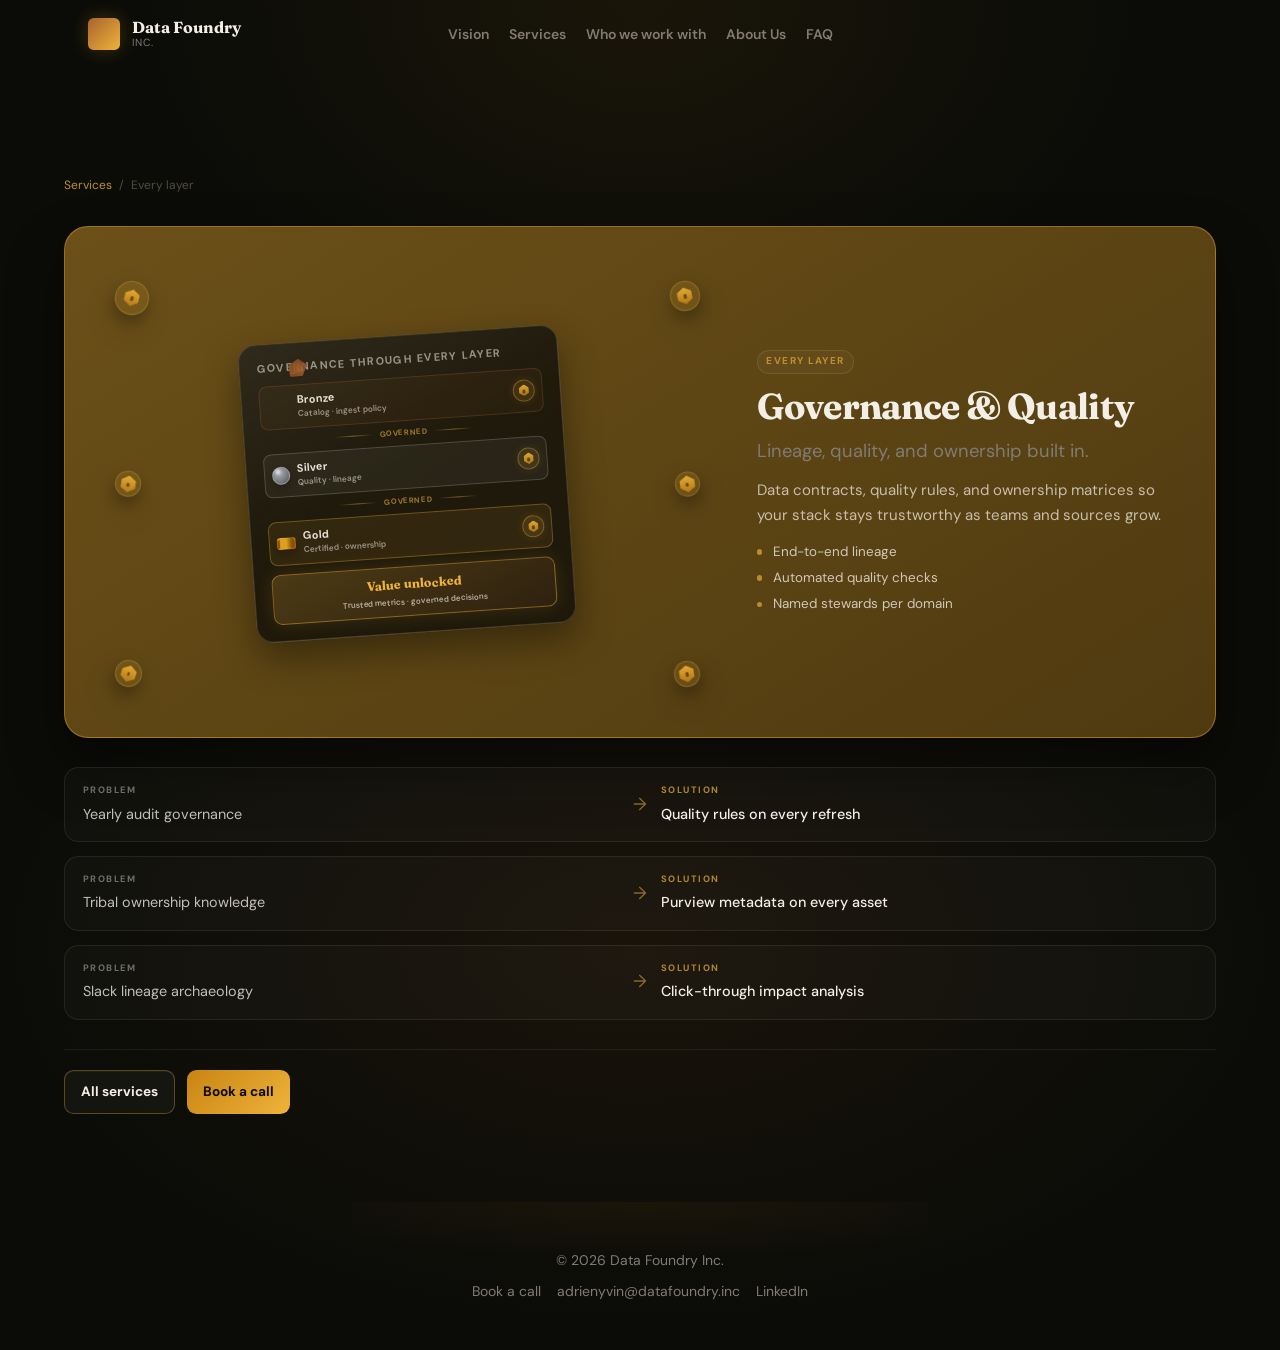
<file: website/services/governance.html>
<!DOCTYPE html>
<html lang="en">
  <head>
    <meta charset="UTF-8" />
    <meta name="viewport" content="width=device-width, initial-scale=1.0" />
    <link rel="icon" href="../assets/favicon.svg" type="image/svg+xml" />
    <link rel="icon" href="../assets/favicon.svg" sizes="any" />
    <meta name="description" content="Microsoft Purview, Fabric catalog, and automated quality checks — lineage and ownership across bronze, silver, and gold." />
    <meta name="author" content="Adrien Yvin" />
    <meta name="theme-color" content="#0b0c08" />
    <meta name="booking-url" content="https://calendly.com/adrienyvin/30min" />
    <meta name="email-subject" content="Our dashboards never match — can Data Foundry help?" />
    <link rel="canonical" href="https://trockin8r.github.io/Data_Foundry_Inc/services/governance.html" />
    <title>Governance &amp; Quality | Data Foundry Inc.</title>
    <link rel="preconnect" href="https://fonts.googleapis.com" />
    <link rel="preconnect" href="https://fonts.gstatic.com" crossorigin />
    <link href="https://fonts.googleapis.com/css2?family=DM+Sans:ital,opsz,wght@0,9..40,400;0,9..40,500;0,9..40,600;0,9..40,700&family=Fraunces:ital,opsz,wght@0,9..144,600;0,9..144,700;1,9..144,500&display=swap" rel="stylesheet" />
    <link rel="stylesheet" href="../css/styles.css" />
  </head>
  <body>
    <a class="skip-link" href="#main">Skip to main content</a>

    <header class="nav">
      <div class="nav__inner">
        <a class="nav__brand" href="../index.html" aria-label="Data Foundry Inc. home">
          <span class="nav__mark" aria-hidden="true"></span>
          <span class="nav__wordmark">
            <span class="nav__name">Data Foundry</span>
            <span class="nav__inc">Inc.</span>
          </span>
        </a>
        <nav class="nav__links" id="nav-menu" aria-label="Primary">
          <a href="../index.html#schema">Vision</a>
          <div class="nav__dropdown-wrap">
            <a href="../index.html#services" class="nav__link">Services</a>
            <div class="nav__dropdown nav__dropdown--matrix" role="menu" aria-label="Services menu">
              <p class="nav__dropdown-eyebrow nav__dropdown-eyebrow--data" role="presentation">Data</p>
              <a href="ingestion.html" class="nav__dropdown-item nav__dropdown-item--bronze nav__dropdown-item--ingestion" role="menuitem">
                <span class="nav__dropdown-icon" aria-hidden="true"><svg width="20" height="20" viewBox="0 0 24 24" fill="none" stroke="currentColor" stroke-width="1.75" stroke-linecap="round" stroke-linejoin="round"><path d="M12 3v12"/><path d="m7 10 5 5 5-5"/><path d="M5 21h14"/></svg></span>
                <span class="nav__dropdown-copy">
                  <span class="nav__dropdown-name">Data Ingestion &amp; Pipelines</span>
                  <span class="nav__dropdown-desc">Reliable ingest — governed from the first load.</span>
                </span>
              </a>
              <a href="modeling.html" class="nav__dropdown-item nav__dropdown-item--silver nav__dropdown-item--modeling" role="menuitem">
                <span class="nav__dropdown-icon" aria-hidden="true"><svg width="20" height="20" viewBox="0 0 24 24" fill="none" stroke="currentColor" stroke-width="1.75" stroke-linecap="round" stroke-linejoin="round"><path d="M12 2 2 7l10 5 10-5-10-5Z"/><path d="m2 12 10 5 10-5"/><path d="m2 17 10 5 10-5"/></svg></span>
                <span class="nav__dropdown-copy">
                  <span class="nav__dropdown-name">Transformation &amp; Modeling</span>
                  <span class="nav__dropdown-desc">One model, one version of the truth.</span>
                </span>
              </a>
              <a href="reporting.html" class="nav__dropdown-item nav__dropdown-item--gold nav__dropdown-item--reporting" role="menuitem">
                <span class="nav__dropdown-icon" aria-hidden="true"><svg width="20" height="20" viewBox="0 0 24 24" fill="none" stroke="currentColor" stroke-width="1.75" stroke-linecap="round" stroke-linejoin="round"><path d="M3 3v18h18"/><path d="M7 16v-5"/><path d="M12 16V8"/><path d="M17 16v-3"/></svg></span>
                <span class="nav__dropdown-copy">
                  <span class="nav__dropdown-name">Reporting &amp; Analytics</span>
                  <span class="nav__dropdown-desc">Dashboards and self-service on governed gold data.</span>
                </span>
              </a>
              <a href="governance.html" class="nav__dropdown-item nav__dropdown-item--governance nav__dropdown-item--governance nav__dropdown-item--active" role="menuitem">
                <span class="nav__dropdown-icon" aria-hidden="true"><svg width="20" height="20" viewBox="0 0 24 24" fill="none" stroke="currentColor" stroke-width="1.75" stroke-linecap="round" stroke-linejoin="round"><path d="M12 22s8-4 8-10V5l-8-3-8 3v7c0 6 8 10 8 10Z"/><path d="m9 12 2 2 4-4"/></svg></span>
                <span class="nav__dropdown-copy">
                  <span class="nav__dropdown-name">Governance &amp; Quality</span>
                  <span class="nav__dropdown-desc">Lineage, quality, and ownership built in.</span>
                </span>
              </a>
              <p class="nav__dropdown-eyebrow nav__dropdown-eyebrow--auto" role="presentation">Automation</p>
              <a href="automations.html" class="nav__dropdown-item nav__dropdown-item--platinum nav__dropdown-item--automations" role="menuitem">
                <span class="nav__dropdown-icon" aria-hidden="true"><svg width="20" height="20" viewBox="0 0 24 24" fill="none" stroke="currentColor" stroke-width="1.75" stroke-linecap="round" stroke-linejoin="round"><rect x="3" y="3" width="6" height="6" rx="1"/><rect x="15" y="3" width="6" height="6" rx="1"/><rect x="15" y="15" width="6" height="6" rx="1"/><rect x="3" y="15" width="6" height="6" rx="1"/><path d="M9 6h6"/><path d="M18 9v6"/><path d="M15 18H9"/><path d="M6 15V9"/></svg></span>
                <span class="nav__dropdown-copy">
                  <span class="nav__dropdown-name">Automation Flows</span>
                  <span class="nav__dropdown-desc">Set-and-forget pipelines across your apps.</span>
                </span>
              </a>
              <a href="ai-agents.html" class="nav__dropdown-item nav__dropdown-item--platinum nav__dropdown-item--ai-agents" role="menuitem">
                <span class="nav__dropdown-icon" aria-hidden="true"><svg width="20" height="20" viewBox="0 0 24 24" fill="none" stroke="currentColor" stroke-width="1.75" stroke-linecap="round" stroke-linejoin="round"><path d="M13 2 3 14h9l-1 8 10-12h-9l1-8Z"/></svg></span>
                <span class="nav__dropdown-copy">
                  <span class="nav__dropdown-name">AI Agents</span>
                  <span class="nav__dropdown-desc">Grounded AI for documents and unstructured inputs.</span>
                </span>
              </a>
            </div>
          </div>
          <a href="../index.html#audience">Who we work with</a>
          <a href="../index.html#founder">About Us</a>
          <a href="../index.html#faq">FAQ</a>
          <a class="btn btn--nav-mobile booking-link" href="https://calendly.com/adrienyvin/30min" target="_blank" rel="noopener noreferrer">Book a call</a>
        </nav>
        <a class="btn btn--nav booking-link" href="https://calendly.com/adrienyvin/30min" target="_blank" rel="noopener noreferrer">Book a call</a>
        <button
          class="nav__toggle"
          type="button"
          aria-label="Open menu"
          aria-expanded="false"
          aria-controls="nav-menu"
        >
          <span class="nav__toggle-bar" aria-hidden="true"></span>
          <span class="nav__toggle-bar" aria-hidden="true"></span>
          <span class="nav__toggle-bar" aria-hidden="true"></span>
        </button>
      </div>
    </header>

    <main id="main" class="service-page service-page--governance">
      <div class="service-page__inner">
        <nav class="service-page__crumb" aria-label="Breadcrumb">
          <a href="../index.html#services">Services</a>
          <span aria-hidden="true">/</span>
          <span>Every layer</span>
        </nav>

        <div class="service-page__grid">
          <section class="service-page__hero service-page__hero--governance" aria-labelledby="service-title">
            <div class="service-page__hero-layout">
              <div class="service-page__hero-copy">
                <p class="service-page__layer service-page__layer--governance">Every layer</p>
                <h1 id="service-title" class="service-page__title">Governance &amp; Quality</h1>
                <p class="service-page__intro">Lineage, quality, and ownership built in.</p>
                <p class="service-page__detail">Data contracts, quality rules, and ownership matrices so your stack stays trustworthy as teams and sources grow.</p>
                <ul class="service-page__points">
                <li>End-to-end lineage</li>
                <li>Automated quality checks</li>
                <li>Named stewards per domain</li>
                </ul>
              </div>
              <figure class="service-page__infographic" aria-labelledby="service-vis-heading">
                <h2 id="service-vis-heading" class="visually-hidden">Service diagram</h2>
                <div class="svc-vis svc-vis--governance svc-vis--page">
                  <div class="svc-vis__compose svc-vis__compose--page svc-vis__compose--solo">
                    <div class="svc-snippet svc-snippet--solo svc-snippet--gov-unlock">
                          <p class="svc-snippet__label">Governance through every layer</p>
                          <div class="svc-gov-unlock">
                            <div class="svc-gov-unlock__stack">
                              <div class="svc-gov-unlock__row svc-gov-unlock__row--bronze">
                                <span class="svc-gov-unlock__layer-mark"><span class="ore ore--2 schema-compact__ore"></span></span>
                                <div class="svc-gov-unlock__layer-text">
                                  <strong>Bronze</strong>
                                  <span>Catalog · ingest policy</span>
                                </div>
                                <span class="svc-gov-unlock__gov-badge" aria-hidden="true"><span class="stage__governance-icon"></span></span>
                              </div>
                              <p class="svc-gov-unlock__bridge">Governed</p>
                              <div class="svc-gov-unlock__row svc-gov-unlock__row--silver">
                                <span class="svc-gov-unlock__layer-mark svc-gov-unlock__layer-mark--sphere" aria-hidden="true"></span>
                                <div class="svc-gov-unlock__layer-text">
                                  <strong>Silver</strong>
                                  <span>Quality · lineage</span>
                                </div>
                                <span class="svc-gov-unlock__gov-badge" aria-hidden="true"><span class="stage__governance-icon"></span></span>
                              </div>
                              <p class="svc-gov-unlock__bridge">Governed</p>
                              <div class="svc-gov-unlock__row svc-gov-unlock__row--gold">
                                <span class="svc-gov-unlock__layer-mark svc-gov-unlock__layer-mark--ingot" aria-hidden="true"></span>
                                <div class="svc-gov-unlock__layer-text">
                                  <strong>Gold</strong>
                                  <span>Certified · ownership</span>
                                </div>
                                <span class="svc-gov-unlock__gov-badge" aria-hidden="true"><span class="stage__governance-icon"></span></span>
                              </div>
                            </div>
                            <div class="svc-gov-unlock__value">
                              <strong>Value unlocked</strong>
                              <span>Trusted metrics · governed decisions</span>
                            </div>
                          </div>
                        </div>
                        <span class="svc-vis__float svc-vis__float--shield svc-vis__float--a" aria-hidden="true"><span class="stage__governance-icon"></span></span>
                        <span class="svc-vis__float svc-vis__float--shield svc-vis__float--b" aria-hidden="true"><span class="stage__governance-icon"></span></span>
                        <span class="svc-vis__float svc-vis__float--shield svc-vis__float--c" aria-hidden="true"><span class="stage__governance-icon"></span></span>
                        <span class="svc-vis__float svc-vis__float--shield svc-vis__float--d" aria-hidden="true"><span class="stage__governance-icon"></span></span>
                        <span class="svc-vis__float svc-vis__float--shield svc-vis__float--e" aria-hidden="true"><span class="stage__governance-icon"></span></span>
                        <span class="svc-vis__float svc-vis__float--shield svc-vis__float--f" aria-hidden="true"><span class="stage__governance-icon"></span></span>
                  </div>
                </div>
              </figure>
            </div>
          </section>

          <section class="service-page__pairs" aria-labelledby="service-pairs-heading">
            <h2 id="service-pairs-heading" class="visually-hidden">Problems and solutions</h2>
            <ul class="service-page__pair-list">
            <li class="service-page__pair-row">
              <span class="service-page__pair-cell service-page__pair-cell--problem"><span class="service-page__pair-label">Problem</span><span class="service-page__pair-text">Yearly audit governance</span></span>
              <span class="service-page__pair-arrow" aria-hidden="true">→</span>
              <span class="service-page__pair-cell service-page__pair-cell--solution"><span class="service-page__pair-label">Solution</span><span class="service-page__pair-text">Quality rules on every refresh</span></span>
            </li>
            <li class="service-page__pair-row">
              <span class="service-page__pair-cell service-page__pair-cell--problem"><span class="service-page__pair-label">Problem</span><span class="service-page__pair-text">Tribal ownership knowledge</span></span>
              <span class="service-page__pair-arrow" aria-hidden="true">→</span>
              <span class="service-page__pair-cell service-page__pair-cell--solution"><span class="service-page__pair-label">Solution</span><span class="service-page__pair-text">Purview metadata on every asset</span></span>
            </li>
            <li class="service-page__pair-row">
              <span class="service-page__pair-cell service-page__pair-cell--problem"><span class="service-page__pair-label">Problem</span><span class="service-page__pair-text">Slack lineage archaeology</span></span>
              <span class="service-page__pair-arrow" aria-hidden="true">→</span>
              <span class="service-page__pair-cell service-page__pair-cell--solution"><span class="service-page__pair-label">Solution</span><span class="service-page__pair-text">Click-through impact analysis</span></span>
            </li>
            </ul>
          </section>

          <div class="service-page__cta">
            <a class="btn btn--ghost" href="../index.html#services">All services</a>
            <a class="btn booking-link" href="https://calendly.com/adrienyvin/30min" target="_blank" rel="noopener noreferrer">Book a call</a>
          </div>
        </div>
      </div>
    </main>

    <footer class="footer" id="contact">
      <p class="footer__copy">&copy; 2026 Data Foundry Inc.</p>
      <div class="footer__links">
        <a class="booking-link" href="https://calendly.com/adrienyvin/30min" target="_blank" rel="noopener noreferrer">Book a call</a>
        <a class="email-link" href="mailto:adrienyvin@datafoundry.inc">adrienyvin@datafoundry.inc</a>
        <a href="https://www.linkedin.com/in/adrienyvin/" target="_blank" rel="noopener noreferrer">LinkedIn</a>
      </div>
    </footer>
    <script src="../js/site.js"></script>
  </body>
</html>
</file>
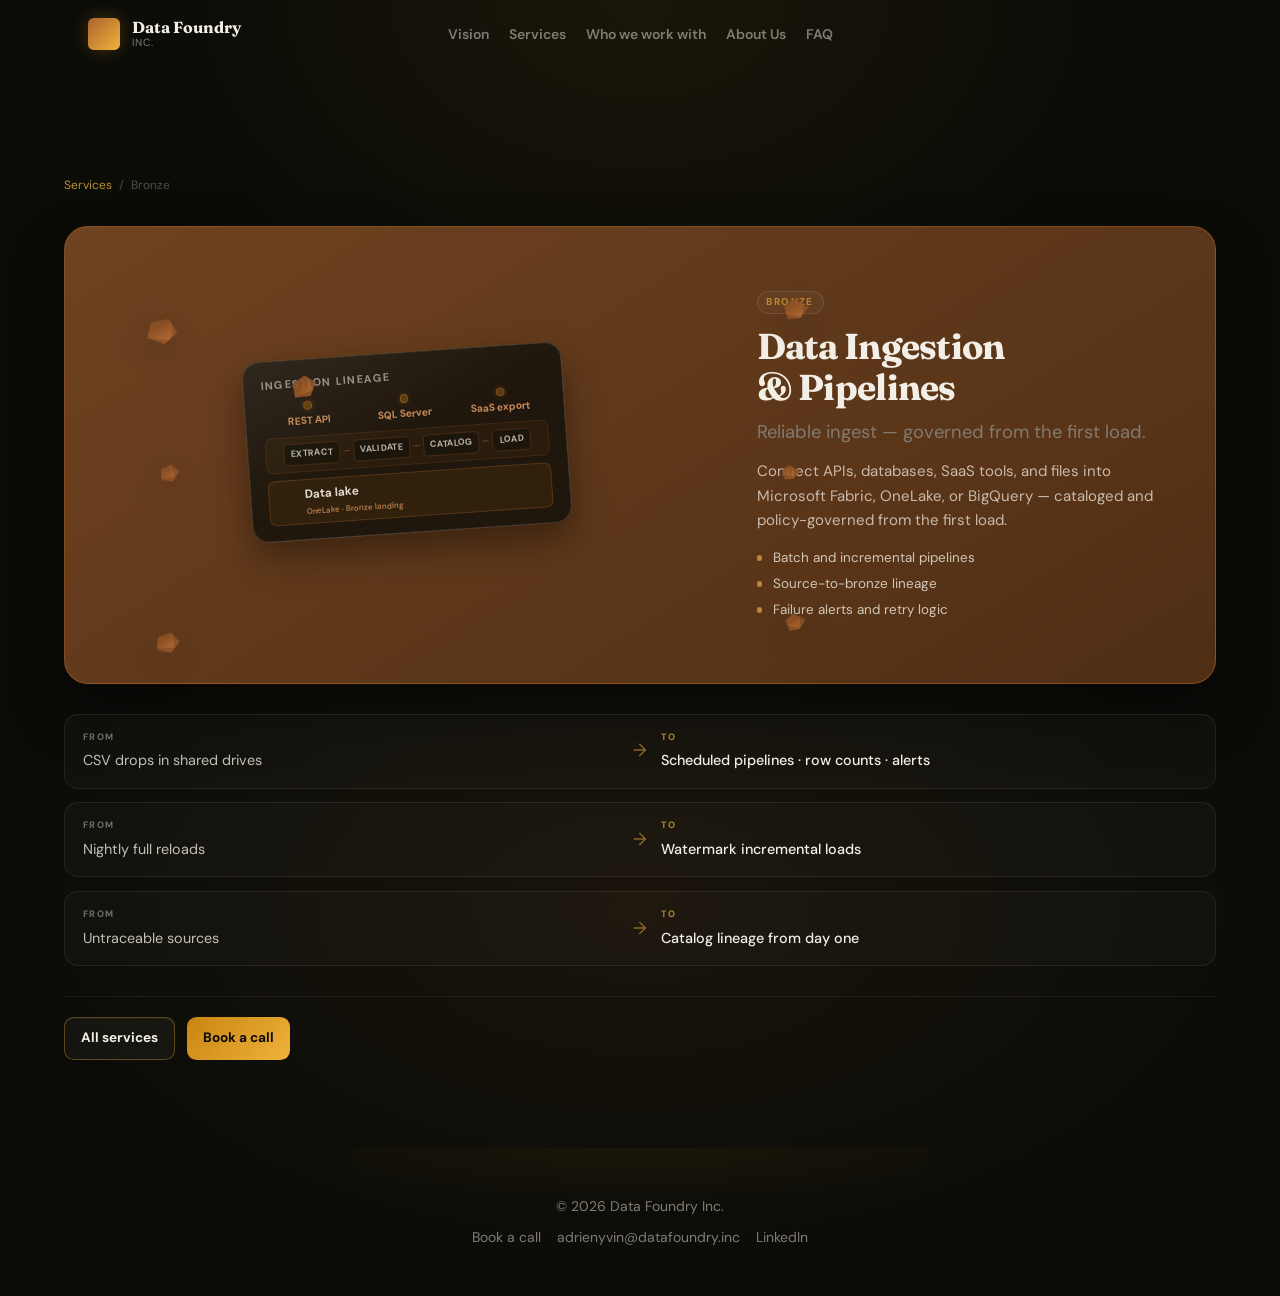
<file: website/services/ingestion.html>
<!DOCTYPE html>
<html lang="en">
  <head>
    <meta charset="UTF-8" />
    <meta name="viewport" content="width=device-width, initial-scale=1.0" />
    <link rel="icon" href="../assets/favicon.svg" type="image/svg+xml" />
    <link rel="icon" href="../assets/favicon.svg" sizes="any" />
    <meta name="description" content="Governed bronze-layer ingest with Microsoft Fabric pipelines, OneLake, and BigQuery — APIs, databases, SaaS, and files cataloged from day one." />
    <meta name="author" content="Adrien Yvin" />
    <meta name="theme-color" content="#0b0c08" />
    <meta name="booking-url" content="https://calendly.com/adrienyvin/30min" />
    <meta name="email-subject" content="Our dashboards never match — can Data Foundry help?" />
    <link rel="canonical" href="https://trockin8r.github.io/Data_Foundry_Inc/services/ingestion.html" />
    <title>Data Ingestion &amp; Pipelines | Data Foundry Inc.</title>
    <link rel="preconnect" href="https://fonts.googleapis.com" />
    <link rel="preconnect" href="https://fonts.gstatic.com" crossorigin />
    <link href="https://fonts.googleapis.com/css2?family=DM+Sans:ital,opsz,wght@0,9..40,400;0,9..40,500;0,9..40,600;0,9..40,700&family=Fraunces:ital,opsz,wght@0,9..144,600;0,9..144,700;1,9..144,500&display=swap" rel="stylesheet" />
    <link rel="stylesheet" href="../css/styles.css" />
  </head>
  <body>
    <a class="skip-link" href="#main">Skip to main content</a>

    <header class="nav">
      <div class="nav__inner">
        <a class="nav__brand" href="../index.html" aria-label="Data Foundry Inc. home">
          <span class="nav__mark" aria-hidden="true"></span>
          <span class="nav__wordmark">
            <span class="nav__name">Data Foundry</span>
            <span class="nav__inc">Inc.</span>
          </span>
        </a>
        <nav class="nav__links" id="nav-menu" aria-label="Primary">
          <a href="../index.html#schema">Vision</a>
          <div class="nav__dropdown-wrap">
            <a href="../index.html#services" class="nav__link">Services</a>
            <div class="nav__dropdown nav__dropdown--matrix" role="menu" aria-label="Services menu">
              <p class="nav__dropdown-eyebrow nav__dropdown-eyebrow--data" role="presentation">Data</p>
              <a href="ingestion.html" class="nav__dropdown-item nav__dropdown-item--bronze nav__dropdown-item--ingestion nav__dropdown-item--active" role="menuitem">
                <span class="nav__dropdown-icon" aria-hidden="true"><svg width="20" height="20" viewBox="0 0 24 24" fill="none" stroke="currentColor" stroke-width="1.75" stroke-linecap="round" stroke-linejoin="round"><path d="M12 3v12"/><path d="m7 10 5 5 5-5"/><path d="M5 21h14"/></svg></span>
                <span class="nav__dropdown-copy">
                  <span class="nav__dropdown-name">Data Ingestion &amp; Pipelines</span>
                  <span class="nav__dropdown-desc">Reliable ingest — governed from the first load.</span>
                </span>
              </a>
              <a href="modeling.html" class="nav__dropdown-item nav__dropdown-item--silver nav__dropdown-item--modeling" role="menuitem">
                <span class="nav__dropdown-icon" aria-hidden="true"><svg width="20" height="20" viewBox="0 0 24 24" fill="none" stroke="currentColor" stroke-width="1.75" stroke-linecap="round" stroke-linejoin="round"><path d="M12 2 2 7l10 5 10-5-10-5Z"/><path d="m2 12 10 5 10-5"/><path d="m2 17 10 5 10-5"/></svg></span>
                <span class="nav__dropdown-copy">
                  <span class="nav__dropdown-name">Transformation &amp; Modeling</span>
                  <span class="nav__dropdown-desc">One model, one version of the truth.</span>
                </span>
              </a>
              <a href="reporting.html" class="nav__dropdown-item nav__dropdown-item--gold nav__dropdown-item--reporting" role="menuitem">
                <span class="nav__dropdown-icon" aria-hidden="true"><svg width="20" height="20" viewBox="0 0 24 24" fill="none" stroke="currentColor" stroke-width="1.75" stroke-linecap="round" stroke-linejoin="round"><path d="M3 3v18h18"/><path d="M7 16v-5"/><path d="M12 16V8"/><path d="M17 16v-3"/></svg></span>
                <span class="nav__dropdown-copy">
                  <span class="nav__dropdown-name">Reporting &amp; Analytics</span>
                  <span class="nav__dropdown-desc">Dashboards and self-service on governed gold data.</span>
                </span>
              </a>
              <a href="governance.html" class="nav__dropdown-item nav__dropdown-item--governance nav__dropdown-item--governance" role="menuitem">
                <span class="nav__dropdown-icon" aria-hidden="true"><svg width="20" height="20" viewBox="0 0 24 24" fill="none" stroke="currentColor" stroke-width="1.75" stroke-linecap="round" stroke-linejoin="round"><path d="M12 22s8-4 8-10V5l-8-3-8 3v7c0 6 8 10 8 10Z"/><path d="m9 12 2 2 4-4"/></svg></span>
                <span class="nav__dropdown-copy">
                  <span class="nav__dropdown-name">Governance &amp; Quality</span>
                  <span class="nav__dropdown-desc">Lineage, quality, and ownership built in.</span>
                </span>
              </a>
              <p class="nav__dropdown-eyebrow nav__dropdown-eyebrow--auto" role="presentation">Automation</p>
              <a href="automations.html" class="nav__dropdown-item nav__dropdown-item--platinum nav__dropdown-item--automations" role="menuitem">
                <span class="nav__dropdown-icon" aria-hidden="true"><svg width="20" height="20" viewBox="0 0 24 24" fill="none" stroke="currentColor" stroke-width="1.75" stroke-linecap="round" stroke-linejoin="round"><rect x="3" y="3" width="6" height="6" rx="1"/><rect x="15" y="3" width="6" height="6" rx="1"/><rect x="15" y="15" width="6" height="6" rx="1"/><rect x="3" y="15" width="6" height="6" rx="1"/><path d="M9 6h6"/><path d="M18 9v6"/><path d="M15 18H9"/><path d="M6 15V9"/></svg></span>
                <span class="nav__dropdown-copy">
                  <span class="nav__dropdown-name">Automation Flows</span>
                  <span class="nav__dropdown-desc">Set-and-forget pipelines across your apps.</span>
                </span>
              </a>
              <a href="ai-agents.html" class="nav__dropdown-item nav__dropdown-item--platinum nav__dropdown-item--ai-agents" role="menuitem">
                <span class="nav__dropdown-icon" aria-hidden="true"><svg width="20" height="20" viewBox="0 0 24 24" fill="none" stroke="currentColor" stroke-width="1.75" stroke-linecap="round" stroke-linejoin="round"><path d="M13 2 3 14h9l-1 8 10-12h-9l1-8Z"/></svg></span>
                <span class="nav__dropdown-copy">
                  <span class="nav__dropdown-name">AI Agents</span>
                  <span class="nav__dropdown-desc">Grounded AI for documents and unstructured inputs.</span>
                </span>
              </a>
            </div>
          </div>
          <a href="../index.html#audience">Who we work with</a>
          <a href="../index.html#founder">About Us</a>
          <a href="../index.html#faq">FAQ</a>
          <a class="btn btn--nav-mobile booking-link" href="https://calendly.com/adrienyvin/30min" target="_blank" rel="noopener noreferrer">Book a call</a>
        </nav>
        <a class="btn btn--nav booking-link" href="https://calendly.com/adrienyvin/30min" target="_blank" rel="noopener noreferrer">Book a call</a>
        <button
          class="nav__toggle"
          type="button"
          aria-label="Open menu"
          aria-expanded="false"
          aria-controls="nav-menu"
        >
          <span class="nav__toggle-bar" aria-hidden="true"></span>
          <span class="nav__toggle-bar" aria-hidden="true"></span>
          <span class="nav__toggle-bar" aria-hidden="true"></span>
        </button>
      </div>
    </header>

    <main id="main" class="service-page service-page--bronze">
      <div class="service-page__inner">
        <nav class="service-page__crumb" aria-label="Breadcrumb">
          <a href="../index.html#services">Services</a>
          <span aria-hidden="true">/</span>
          <span>Bronze</span>
        </nav>

        <div class="service-page__grid">
          <section class="service-page__hero service-page__hero--bronze" aria-labelledby="service-title">
            <div class="service-page__hero-layout">
              <div class="service-page__hero-copy">
                <p class="service-page__layer service-page__layer--bronze">Bronze</p>
                <h1 id="service-title" class="service-page__title">Data Ingestion &amp; Pipelines</h1>
                <p class="service-page__intro">Reliable ingest — governed from the first load.</p>
                <p class="service-page__detail">Connect APIs, databases, SaaS tools, and files into Microsoft Fabric, OneLake, or BigQuery — cataloged and policy-governed from the first load.</p>
                <ul class="service-page__points">
                <li>Batch and incremental pipelines</li>
                <li>Source-to-bronze lineage</li>
                <li>Failure alerts and retry logic</li>
                </ul>
              </div>
              <figure class="service-page__infographic" aria-labelledby="service-vis-heading">
                <h2 id="service-vis-heading" class="visually-hidden">Service diagram</h2>
                <div class="svc-vis svc-vis--bronze svc-vis--page">
                  <div class="svc-vis__compose svc-vis__compose--page svc-vis__compose--solo">
                    <div class="svc-snippet svc-snippet--solo svc-snippet--ingest-lineage">
                          <p class="svc-snippet__label">Ingestion lineage</p>
                          <div class="svc-ingest-lineage">
                            <div class="svc-ingest-lineage__sources">
                              <div class="svc-ingest-lineage__source"><span class="svc-ingest-lineage__node"></span><span>REST API</span></div>
                              <div class="svc-ingest-lineage__source"><span class="svc-ingest-lineage__node"></span><span>SQL Server</span></div>
                              <div class="svc-ingest-lineage__source"><span class="svc-ingest-lineage__node"></span><span>SaaS export</span></div>
                            </div>
                            <div class="svc-ingest-lineage__rail" aria-hidden="true">
                              <span class="svc-ingest-lineage__step">Extract</span>
                              <span class="svc-ingest-lineage__tick"></span>
                              <span class="svc-ingest-lineage__step">Validate</span>
                              <span class="svc-ingest-lineage__tick"></span>
                              <span class="svc-ingest-lineage__step">Catalog</span>
                              <span class="svc-ingest-lineage__tick"></span>
                              <span class="svc-ingest-lineage__step">Load</span>
                            </div>
                            <div class="svc-ingest-lineage__sink">
                              <span class="svc-vis__marker svc-vis__marker--bronze"><span class="ore ore--2 schema-compact__ore"></span></span>
                              <div class="svc-ingest-lineage__sink-copy">
                                <strong>Data lake</strong>
                                <span>OneLake · Bronze landing</span>
                              </div>
                            </div>
                          </div>
                        </div>
                        <span class="svc-vis__float svc-vis__float--ore svc-vis__float--a" aria-hidden="true"><span class="ore ore--2 schema-compact__ore"></span></span>
                        <span class="svc-vis__float svc-vis__float--ore svc-vis__float--b" aria-hidden="true"><span class="ore ore--3 schema-compact__ore"></span></span>
                        <span class="svc-vis__float svc-vis__float--ore svc-vis__float--c" aria-hidden="true"><span class="ore ore--2 schema-compact__ore"></span></span>
                        <span class="svc-vis__float svc-vis__float--ore svc-vis__float--d" aria-hidden="true"><span class="ore ore--3 schema-compact__ore"></span></span>
                        <span class="svc-vis__float svc-vis__float--ore svc-vis__float--e" aria-hidden="true"><span class="ore ore--2 schema-compact__ore"></span></span>
                        <span class="svc-vis__float svc-vis__float--ore svc-vis__float--f" aria-hidden="true"><span class="ore ore--3 schema-compact__ore"></span></span>
                  </div>
                </div>
              </figure>
            </div>
          </section>

          <section class="service-page__pairs" aria-labelledby="service-pairs-heading">
            <h2 id="service-pairs-heading" class="visually-hidden">From and to</h2>
            <ul class="service-page__pair-list">
            <li class="service-page__pair-row">
              <span class="service-page__pair-cell service-page__pair-cell--from"><span class="service-page__pair-label">From</span><span class="service-page__pair-text">CSV drops in shared drives</span></span>
              <span class="service-page__pair-arrow" aria-hidden="true">→</span>
              <span class="service-page__pair-cell service-page__pair-cell--to"><span class="service-page__pair-label">To</span><span class="service-page__pair-text">Scheduled pipelines · row counts · alerts</span></span>
            </li>
            <li class="service-page__pair-row">
              <span class="service-page__pair-cell service-page__pair-cell--from"><span class="service-page__pair-label">From</span><span class="service-page__pair-text">Nightly full reloads</span></span>
              <span class="service-page__pair-arrow" aria-hidden="true">→</span>
              <span class="service-page__pair-cell service-page__pair-cell--to"><span class="service-page__pair-label">To</span><span class="service-page__pair-text">Watermark incremental loads</span></span>
            </li>
            <li class="service-page__pair-row">
              <span class="service-page__pair-cell service-page__pair-cell--from"><span class="service-page__pair-label">From</span><span class="service-page__pair-text">Untraceable sources</span></span>
              <span class="service-page__pair-arrow" aria-hidden="true">→</span>
              <span class="service-page__pair-cell service-page__pair-cell--to"><span class="service-page__pair-label">To</span><span class="service-page__pair-text">Catalog lineage from day one</span></span>
            </li>
            </ul>
          </section>

          <div class="service-page__cta">
            <a class="btn btn--ghost" href="../index.html#services">All services</a>
            <a class="btn booking-link" href="https://calendly.com/adrienyvin/30min" target="_blank" rel="noopener noreferrer">Book a call</a>
          </div>
        </div>
      </div>
    </main>

    <footer class="footer" id="contact">
      <p class="footer__copy">&copy; 2026 Data Foundry Inc.</p>
      <div class="footer__links">
        <a class="booking-link" href="https://calendly.com/adrienyvin/30min" target="_blank" rel="noopener noreferrer">Book a call</a>
        <a class="email-link" href="mailto:adrienyvin@datafoundry.inc">adrienyvin@datafoundry.inc</a>
        <a href="https://www.linkedin.com/in/adrienyvin/" target="_blank" rel="noopener noreferrer">LinkedIn</a>
      </div>
    </footer>
    <script src="../js/site.js"></script>
  </body>
</html>
</file>
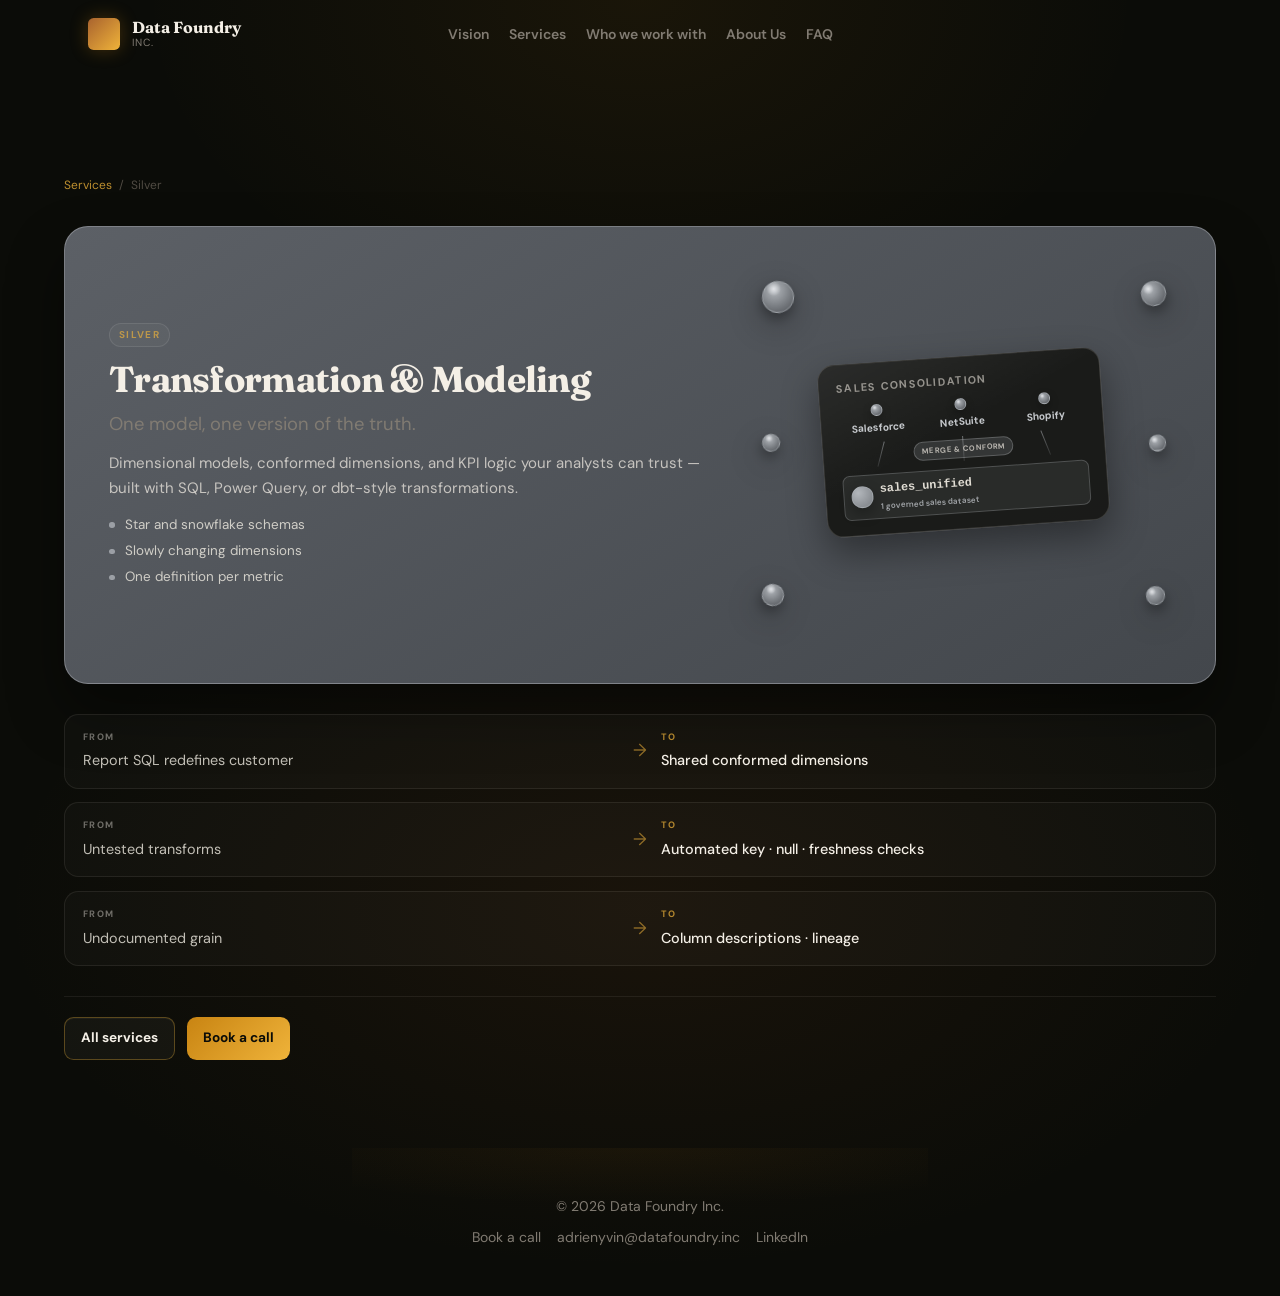
<file: website/services/modeling.html>
<!DOCTYPE html>
<html lang="en">
  <head>
    <meta charset="UTF-8" />
    <meta name="viewport" content="width=device-width, initial-scale=1.0" />
    <link rel="icon" href="../assets/favicon.svg" type="image/svg+xml" />
    <link rel="icon" href="../assets/favicon.svg" sizes="any" />
    <meta name="description" content="Silver-layer modeling in Fabric Warehouse, dbt, and BigQuery — conformed dimensions and facts your whole org builds on." />
    <meta name="author" content="Adrien Yvin" />
    <meta name="theme-color" content="#0b0c08" />
    <meta name="booking-url" content="https://calendly.com/adrienyvin/30min" />
    <meta name="email-subject" content="Our dashboards never match — can Data Foundry help?" />
    <link rel="canonical" href="https://trockin8r.github.io/Data_Foundry_Inc/services/modeling.html" />
    <title>Transformation &amp; Modeling | Data Foundry Inc.</title>
    <link rel="preconnect" href="https://fonts.googleapis.com" />
    <link rel="preconnect" href="https://fonts.gstatic.com" crossorigin />
    <link href="https://fonts.googleapis.com/css2?family=DM+Sans:ital,opsz,wght@0,9..40,400;0,9..40,500;0,9..40,600;0,9..40,700&family=Fraunces:ital,opsz,wght@0,9..144,600;0,9..144,700;1,9..144,500&display=swap" rel="stylesheet" />
    <link rel="stylesheet" href="../css/styles.css" />
  </head>
  <body>
    <a class="skip-link" href="#main">Skip to main content</a>

    <header class="nav">
      <div class="nav__inner">
        <a class="nav__brand" href="../index.html" aria-label="Data Foundry Inc. home">
          <span class="nav__mark" aria-hidden="true"></span>
          <span class="nav__wordmark">
            <span class="nav__name">Data Foundry</span>
            <span class="nav__inc">Inc.</span>
          </span>
        </a>
        <nav class="nav__links" id="nav-menu" aria-label="Primary">
          <a href="../index.html#schema">Vision</a>
          <div class="nav__dropdown-wrap">
            <a href="../index.html#services" class="nav__link">Services</a>
            <div class="nav__dropdown nav__dropdown--matrix" role="menu" aria-label="Services menu">
              <p class="nav__dropdown-eyebrow nav__dropdown-eyebrow--data" role="presentation">Data</p>
              <a href="ingestion.html" class="nav__dropdown-item nav__dropdown-item--bronze nav__dropdown-item--ingestion" role="menuitem">
                <span class="nav__dropdown-icon" aria-hidden="true"><svg width="20" height="20" viewBox="0 0 24 24" fill="none" stroke="currentColor" stroke-width="1.75" stroke-linecap="round" stroke-linejoin="round"><path d="M12 3v12"/><path d="m7 10 5 5 5-5"/><path d="M5 21h14"/></svg></span>
                <span class="nav__dropdown-copy">
                  <span class="nav__dropdown-name">Data Ingestion &amp; Pipelines</span>
                  <span class="nav__dropdown-desc">Reliable ingest — governed from the first load.</span>
                </span>
              </a>
              <a href="modeling.html" class="nav__dropdown-item nav__dropdown-item--silver nav__dropdown-item--modeling nav__dropdown-item--active" role="menuitem">
                <span class="nav__dropdown-icon" aria-hidden="true"><svg width="20" height="20" viewBox="0 0 24 24" fill="none" stroke="currentColor" stroke-width="1.75" stroke-linecap="round" stroke-linejoin="round"><path d="M12 2 2 7l10 5 10-5-10-5Z"/><path d="m2 12 10 5 10-5"/><path d="m2 17 10 5 10-5"/></svg></span>
                <span class="nav__dropdown-copy">
                  <span class="nav__dropdown-name">Transformation &amp; Modeling</span>
                  <span class="nav__dropdown-desc">One model, one version of the truth.</span>
                </span>
              </a>
              <a href="reporting.html" class="nav__dropdown-item nav__dropdown-item--gold nav__dropdown-item--reporting" role="menuitem">
                <span class="nav__dropdown-icon" aria-hidden="true"><svg width="20" height="20" viewBox="0 0 24 24" fill="none" stroke="currentColor" stroke-width="1.75" stroke-linecap="round" stroke-linejoin="round"><path d="M3 3v18h18"/><path d="M7 16v-5"/><path d="M12 16V8"/><path d="M17 16v-3"/></svg></span>
                <span class="nav__dropdown-copy">
                  <span class="nav__dropdown-name">Reporting &amp; Analytics</span>
                  <span class="nav__dropdown-desc">Dashboards and self-service on governed gold data.</span>
                </span>
              </a>
              <a href="governance.html" class="nav__dropdown-item nav__dropdown-item--governance nav__dropdown-item--governance" role="menuitem">
                <span class="nav__dropdown-icon" aria-hidden="true"><svg width="20" height="20" viewBox="0 0 24 24" fill="none" stroke="currentColor" stroke-width="1.75" stroke-linecap="round" stroke-linejoin="round"><path d="M12 22s8-4 8-10V5l-8-3-8 3v7c0 6 8 10 8 10Z"/><path d="m9 12 2 2 4-4"/></svg></span>
                <span class="nav__dropdown-copy">
                  <span class="nav__dropdown-name">Governance &amp; Quality</span>
                  <span class="nav__dropdown-desc">Lineage, quality, and ownership built in.</span>
                </span>
              </a>
              <p class="nav__dropdown-eyebrow nav__dropdown-eyebrow--auto" role="presentation">Automation</p>
              <a href="automations.html" class="nav__dropdown-item nav__dropdown-item--platinum nav__dropdown-item--automations" role="menuitem">
                <span class="nav__dropdown-icon" aria-hidden="true"><svg width="20" height="20" viewBox="0 0 24 24" fill="none" stroke="currentColor" stroke-width="1.75" stroke-linecap="round" stroke-linejoin="round"><rect x="3" y="3" width="6" height="6" rx="1"/><rect x="15" y="3" width="6" height="6" rx="1"/><rect x="15" y="15" width="6" height="6" rx="1"/><rect x="3" y="15" width="6" height="6" rx="1"/><path d="M9 6h6"/><path d="M18 9v6"/><path d="M15 18H9"/><path d="M6 15V9"/></svg></span>
                <span class="nav__dropdown-copy">
                  <span class="nav__dropdown-name">Automation Flows</span>
                  <span class="nav__dropdown-desc">Set-and-forget pipelines across your apps.</span>
                </span>
              </a>
              <a href="ai-agents.html" class="nav__dropdown-item nav__dropdown-item--platinum nav__dropdown-item--ai-agents" role="menuitem">
                <span class="nav__dropdown-icon" aria-hidden="true"><svg width="20" height="20" viewBox="0 0 24 24" fill="none" stroke="currentColor" stroke-width="1.75" stroke-linecap="round" stroke-linejoin="round"><path d="M13 2 3 14h9l-1 8 10-12h-9l1-8Z"/></svg></span>
                <span class="nav__dropdown-copy">
                  <span class="nav__dropdown-name">AI Agents</span>
                  <span class="nav__dropdown-desc">Grounded AI for documents and unstructured inputs.</span>
                </span>
              </a>
            </div>
          </div>
          <a href="../index.html#audience">Who we work with</a>
          <a href="../index.html#founder">About Us</a>
          <a href="../index.html#faq">FAQ</a>
          <a class="btn btn--nav-mobile booking-link" href="https://calendly.com/adrienyvin/30min" target="_blank" rel="noopener noreferrer">Book a call</a>
        </nav>
        <a class="btn btn--nav booking-link" href="https://calendly.com/adrienyvin/30min" target="_blank" rel="noopener noreferrer">Book a call</a>
        <button
          class="nav__toggle"
          type="button"
          aria-label="Open menu"
          aria-expanded="false"
          aria-controls="nav-menu"
        >
          <span class="nav__toggle-bar" aria-hidden="true"></span>
          <span class="nav__toggle-bar" aria-hidden="true"></span>
          <span class="nav__toggle-bar" aria-hidden="true"></span>
        </button>
      </div>
    </header>

    <main id="main" class="service-page service-page--silver">
      <div class="service-page__inner">
        <nav class="service-page__crumb" aria-label="Breadcrumb">
          <a href="../index.html#services">Services</a>
          <span aria-hidden="true">/</span>
          <span>Silver</span>
        </nav>

        <div class="service-page__grid">
          <section class="service-page__hero service-page__hero--silver" aria-labelledby="service-title">
            <div class="service-page__hero-layout">
              <div class="service-page__hero-copy">
                <p class="service-page__layer service-page__layer--silver">Silver</p>
                <h1 id="service-title" class="service-page__title">Transformation &amp; Modeling</h1>
                <p class="service-page__intro">One model, one version of the truth.</p>
                <p class="service-page__detail">Dimensional models, conformed dimensions, and KPI logic your analysts can trust — built with SQL, Power Query, or dbt-style transformations.</p>
                <ul class="service-page__points">
                <li>Star and snowflake schemas</li>
                <li>Slowly changing dimensions</li>
                <li>One definition per metric</li>
                </ul>
              </div>
              <figure class="service-page__infographic" aria-labelledby="service-vis-heading">
                <h2 id="service-vis-heading" class="visually-hidden">Service diagram</h2>
                <div class="svc-vis svc-vis--silver svc-vis--page">
                  <div class="svc-vis__compose svc-vis__compose--page svc-vis__compose--solo">
                    <div class="svc-snippet svc-snippet--solo svc-snippet--consolidate">
                          <p class="svc-snippet__label">Sales consolidation</p>
                          <div class="svc-consolidate">
                            <div class="svc-consolidate__systems">
                              <div class="svc-consolidate__system"><span class="svc-consolidate__sphere"></span><span>Salesforce</span></div>
                              <div class="svc-consolidate__system"><span class="svc-consolidate__sphere"></span><span>NetSuite</span></div>
                              <div class="svc-consolidate__system"><span class="svc-consolidate__sphere"></span><span>Shopify</span></div>
                            </div>
                            <div class="svc-consolidate__merge" aria-hidden="true">
                              <span class="svc-consolidate__line svc-consolidate__line--l"></span>
                              <span class="svc-consolidate__line svc-consolidate__line--c"></span>
                              <span class="svc-consolidate__line svc-consolidate__line--r"></span>
                              <span class="svc-consolidate__hub">Merge &amp; conform</span>
                            </div>
                            <div class="svc-consolidate__output">
                              <span class="svc-vis__marker svc-vis__marker--silver" aria-hidden="true"></span>
                              <div class="svc-consolidate__output-copy">
                                <strong>sales_unified</strong>
                                <span>1 governed sales dataset</span>
                              </div>
                            </div>
                          </div>
                        </div>
                        <span class="svc-vis__float svc-vis__float--sphere svc-vis__float--a" aria-hidden="true"></span>
                        <span class="svc-vis__float svc-vis__float--sphere svc-vis__float--b" aria-hidden="true"></span>
                        <span class="svc-vis__float svc-vis__float--sphere svc-vis__float--c" aria-hidden="true"></span>
                        <span class="svc-vis__float svc-vis__float--sphere svc-vis__float--d" aria-hidden="true"></span>
                        <span class="svc-vis__float svc-vis__float--sphere svc-vis__float--e" aria-hidden="true"></span>
                        <span class="svc-vis__float svc-vis__float--sphere svc-vis__float--f" aria-hidden="true"></span>
                  </div>
                </div>
              </figure>
            </div>
          </section>

          <section class="service-page__pairs" aria-labelledby="service-pairs-heading">
            <h2 id="service-pairs-heading" class="visually-hidden">From and to</h2>
            <ul class="service-page__pair-list">
            <li class="service-page__pair-row">
              <span class="service-page__pair-cell service-page__pair-cell--from"><span class="service-page__pair-label">From</span><span class="service-page__pair-text">Report SQL redefines customer</span></span>
              <span class="service-page__pair-arrow" aria-hidden="true">→</span>
              <span class="service-page__pair-cell service-page__pair-cell--to"><span class="service-page__pair-label">To</span><span class="service-page__pair-text">Shared conformed dimensions</span></span>
            </li>
            <li class="service-page__pair-row">
              <span class="service-page__pair-cell service-page__pair-cell--from"><span class="service-page__pair-label">From</span><span class="service-page__pair-text">Untested transforms</span></span>
              <span class="service-page__pair-arrow" aria-hidden="true">→</span>
              <span class="service-page__pair-cell service-page__pair-cell--to"><span class="service-page__pair-label">To</span><span class="service-page__pair-text">Automated key · null · freshness checks</span></span>
            </li>
            <li class="service-page__pair-row">
              <span class="service-page__pair-cell service-page__pair-cell--from"><span class="service-page__pair-label">From</span><span class="service-page__pair-text">Undocumented grain</span></span>
              <span class="service-page__pair-arrow" aria-hidden="true">→</span>
              <span class="service-page__pair-cell service-page__pair-cell--to"><span class="service-page__pair-label">To</span><span class="service-page__pair-text">Column descriptions · lineage</span></span>
            </li>
            </ul>
          </section>

          <div class="service-page__cta">
            <a class="btn btn--ghost" href="../index.html#services">All services</a>
            <a class="btn booking-link" href="https://calendly.com/adrienyvin/30min" target="_blank" rel="noopener noreferrer">Book a call</a>
          </div>
        </div>
      </div>
    </main>

    <footer class="footer" id="contact">
      <p class="footer__copy">&copy; 2026 Data Foundry Inc.</p>
      <div class="footer__links">
        <a class="booking-link" href="https://calendly.com/adrienyvin/30min" target="_blank" rel="noopener noreferrer">Book a call</a>
        <a class="email-link" href="mailto:adrienyvin@datafoundry.inc">adrienyvin@datafoundry.inc</a>
        <a href="https://www.linkedin.com/in/adrienyvin/" target="_blank" rel="noopener noreferrer">LinkedIn</a>
      </div>
    </footer>
    <script src="../js/site.js"></script>
  </body>
</html>
</file>
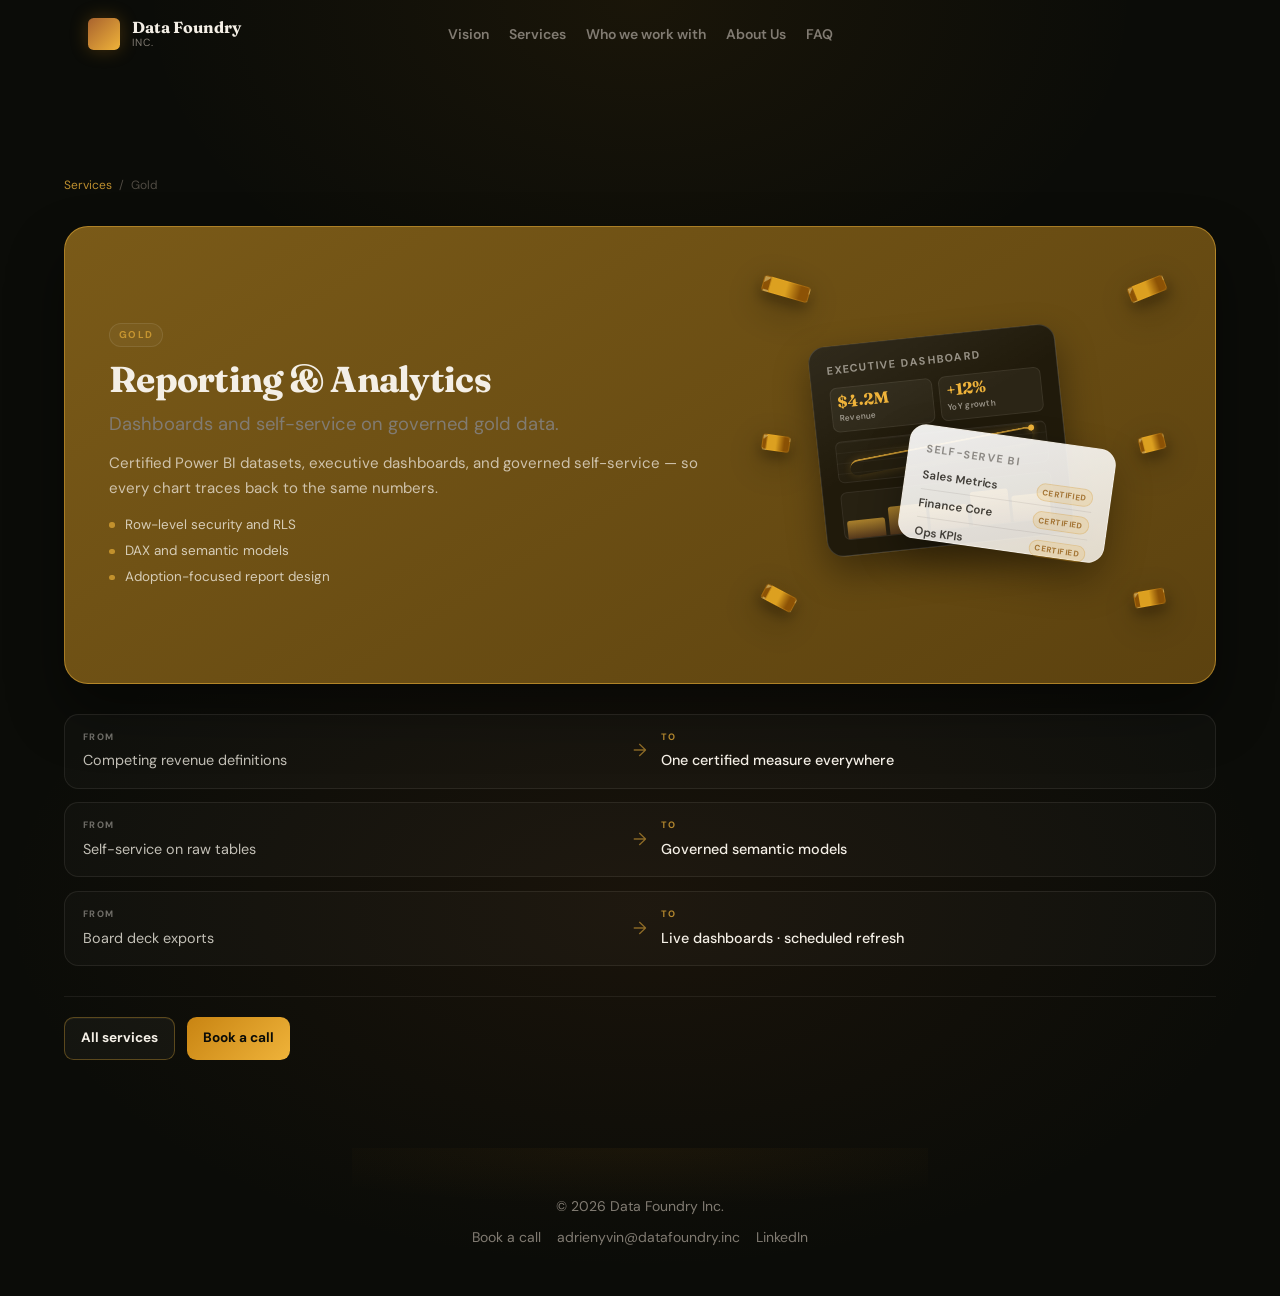
<file: website/services/reporting.html>
<!DOCTYPE html>
<html lang="en">
  <head>
    <meta charset="UTF-8" />
    <meta name="viewport" content="width=device-width, initial-scale=1.0" />
    <link rel="icon" href="../assets/favicon.svg" type="image/svg+xml" />
    <link rel="icon" href="../assets/favicon.svg" sizes="any" />
    <meta name="description" content="Executive Power BI and Tableau dashboards on certified gold datasets — one revenue number, one margin definition, everywhere." />
    <meta name="author" content="Adrien Yvin" />
    <meta name="theme-color" content="#0b0c08" />
    <meta name="booking-url" content="https://calendly.com/adrienyvin/30min" />
    <meta name="email-subject" content="Our dashboards never match — can Data Foundry help?" />
    <link rel="canonical" href="https://trockin8r.github.io/Data_Foundry_Inc/services/reporting.html" />
    <title>Reporting &amp; Analytics | Data Foundry Inc.</title>
    <link rel="preconnect" href="https://fonts.googleapis.com" />
    <link rel="preconnect" href="https://fonts.gstatic.com" crossorigin />
    <link href="https://fonts.googleapis.com/css2?family=DM+Sans:ital,opsz,wght@0,9..40,400;0,9..40,500;0,9..40,600;0,9..40,700&family=Fraunces:ital,opsz,wght@0,9..144,600;0,9..144,700;1,9..144,500&display=swap" rel="stylesheet" />
    <link rel="stylesheet" href="../css/styles.css" />
  </head>
  <body>
    <a class="skip-link" href="#main">Skip to main content</a>

    <header class="nav">
      <div class="nav__inner">
        <a class="nav__brand" href="../index.html" aria-label="Data Foundry Inc. home">
          <span class="nav__mark" aria-hidden="true"></span>
          <span class="nav__wordmark">
            <span class="nav__name">Data Foundry</span>
            <span class="nav__inc">Inc.</span>
          </span>
        </a>
        <nav class="nav__links" id="nav-menu" aria-label="Primary">
          <a href="../index.html#schema">Vision</a>
          <div class="nav__dropdown-wrap">
            <a href="../index.html#services" class="nav__link">Services</a>
            <div class="nav__dropdown nav__dropdown--matrix" role="menu" aria-label="Services menu">
              <p class="nav__dropdown-eyebrow nav__dropdown-eyebrow--data" role="presentation">Data</p>
              <a href="ingestion.html" class="nav__dropdown-item nav__dropdown-item--bronze nav__dropdown-item--ingestion" role="menuitem">
                <span class="nav__dropdown-icon" aria-hidden="true"><svg width="20" height="20" viewBox="0 0 24 24" fill="none" stroke="currentColor" stroke-width="1.75" stroke-linecap="round" stroke-linejoin="round"><path d="M12 3v12"/><path d="m7 10 5 5 5-5"/><path d="M5 21h14"/></svg></span>
                <span class="nav__dropdown-copy">
                  <span class="nav__dropdown-name">Data Ingestion &amp; Pipelines</span>
                  <span class="nav__dropdown-desc">Reliable ingest — governed from the first load.</span>
                </span>
              </a>
              <a href="modeling.html" class="nav__dropdown-item nav__dropdown-item--silver nav__dropdown-item--modeling" role="menuitem">
                <span class="nav__dropdown-icon" aria-hidden="true"><svg width="20" height="20" viewBox="0 0 24 24" fill="none" stroke="currentColor" stroke-width="1.75" stroke-linecap="round" stroke-linejoin="round"><path d="M12 2 2 7l10 5 10-5-10-5Z"/><path d="m2 12 10 5 10-5"/><path d="m2 17 10 5 10-5"/></svg></span>
                <span class="nav__dropdown-copy">
                  <span class="nav__dropdown-name">Transformation &amp; Modeling</span>
                  <span class="nav__dropdown-desc">One model, one version of the truth.</span>
                </span>
              </a>
              <a href="reporting.html" class="nav__dropdown-item nav__dropdown-item--gold nav__dropdown-item--reporting nav__dropdown-item--active" role="menuitem">
                <span class="nav__dropdown-icon" aria-hidden="true"><svg width="20" height="20" viewBox="0 0 24 24" fill="none" stroke="currentColor" stroke-width="1.75" stroke-linecap="round" stroke-linejoin="round"><path d="M3 3v18h18"/><path d="M7 16v-5"/><path d="M12 16V8"/><path d="M17 16v-3"/></svg></span>
                <span class="nav__dropdown-copy">
                  <span class="nav__dropdown-name">Reporting &amp; Analytics</span>
                  <span class="nav__dropdown-desc">Dashboards and self-service on governed gold data.</span>
                </span>
              </a>
              <a href="governance.html" class="nav__dropdown-item nav__dropdown-item--governance nav__dropdown-item--governance" role="menuitem">
                <span class="nav__dropdown-icon" aria-hidden="true"><svg width="20" height="20" viewBox="0 0 24 24" fill="none" stroke="currentColor" stroke-width="1.75" stroke-linecap="round" stroke-linejoin="round"><path d="M12 22s8-4 8-10V5l-8-3-8 3v7c0 6 8 10 8 10Z"/><path d="m9 12 2 2 4-4"/></svg></span>
                <span class="nav__dropdown-copy">
                  <span class="nav__dropdown-name">Governance &amp; Quality</span>
                  <span class="nav__dropdown-desc">Lineage, quality, and ownership built in.</span>
                </span>
              </a>
              <p class="nav__dropdown-eyebrow nav__dropdown-eyebrow--auto" role="presentation">Automation</p>
              <a href="automations.html" class="nav__dropdown-item nav__dropdown-item--platinum nav__dropdown-item--automations" role="menuitem">
                <span class="nav__dropdown-icon" aria-hidden="true"><svg width="20" height="20" viewBox="0 0 24 24" fill="none" stroke="currentColor" stroke-width="1.75" stroke-linecap="round" stroke-linejoin="round"><rect x="3" y="3" width="6" height="6" rx="1"/><rect x="15" y="3" width="6" height="6" rx="1"/><rect x="15" y="15" width="6" height="6" rx="1"/><rect x="3" y="15" width="6" height="6" rx="1"/><path d="M9 6h6"/><path d="M18 9v6"/><path d="M15 18H9"/><path d="M6 15V9"/></svg></span>
                <span class="nav__dropdown-copy">
                  <span class="nav__dropdown-name">Automation Flows</span>
                  <span class="nav__dropdown-desc">Set-and-forget pipelines across your apps.</span>
                </span>
              </a>
              <a href="ai-agents.html" class="nav__dropdown-item nav__dropdown-item--platinum nav__dropdown-item--ai-agents" role="menuitem">
                <span class="nav__dropdown-icon" aria-hidden="true"><svg width="20" height="20" viewBox="0 0 24 24" fill="none" stroke="currentColor" stroke-width="1.75" stroke-linecap="round" stroke-linejoin="round"><path d="M13 2 3 14h9l-1 8 10-12h-9l1-8Z"/></svg></span>
                <span class="nav__dropdown-copy">
                  <span class="nav__dropdown-name">AI Agents</span>
                  <span class="nav__dropdown-desc">Grounded AI for documents and unstructured inputs.</span>
                </span>
              </a>
            </div>
          </div>
          <a href="../index.html#audience">Who we work with</a>
          <a href="../index.html#founder">About Us</a>
          <a href="../index.html#faq">FAQ</a>
          <a class="btn btn--nav-mobile booking-link" href="https://calendly.com/adrienyvin/30min" target="_blank" rel="noopener noreferrer">Book a call</a>
        </nav>
        <a class="btn btn--nav booking-link" href="https://calendly.com/adrienyvin/30min" target="_blank" rel="noopener noreferrer">Book a call</a>
        <button
          class="nav__toggle"
          type="button"
          aria-label="Open menu"
          aria-expanded="false"
          aria-controls="nav-menu"
        >
          <span class="nav__toggle-bar" aria-hidden="true"></span>
          <span class="nav__toggle-bar" aria-hidden="true"></span>
          <span class="nav__toggle-bar" aria-hidden="true"></span>
        </button>
      </div>
    </header>

    <main id="main" class="service-page service-page--gold">
      <div class="service-page__inner">
        <nav class="service-page__crumb" aria-label="Breadcrumb">
          <a href="../index.html#services">Services</a>
          <span aria-hidden="true">/</span>
          <span>Gold</span>
        </nav>

        <div class="service-page__grid">
          <section class="service-page__hero service-page__hero--gold" aria-labelledby="service-title">
            <div class="service-page__hero-layout">
              <div class="service-page__hero-copy">
                <p class="service-page__layer service-page__layer--gold">Gold</p>
                <h1 id="service-title" class="service-page__title">Reporting &amp; Analytics</h1>
                <p class="service-page__intro">Dashboards and self-service on governed gold data.</p>
                <p class="service-page__detail">Certified Power BI datasets, executive dashboards, and governed self-service — so every chart traces back to the same numbers.</p>
                <ul class="service-page__points">
                <li>Row-level security and RLS</li>
                <li>DAX and semantic models</li>
                <li>Adoption-focused report design</li>
                </ul>
              </div>
              <figure class="service-page__infographic" aria-labelledby="service-vis-heading">
                <h2 id="service-vis-heading" class="visually-hidden">Service diagram</h2>
                <div class="svc-vis svc-vis--gold svc-vis--page">
                  <div class="svc-vis__compose svc-vis__compose--page">
                    <div class="svc-snippet svc-snippet--primary svc-snippet--dashboard">
                          <p class="svc-snippet__label">Executive dashboard</p>
                          <div class="svc-dash__kpis">
                            <div class="svc-dash__kpi">
                              <span class="svc-dash__kpi-val">$4.2M</span>
                              <span class="svc-dash__kpi-lbl">Revenue</span>
                            </div>
                            <div class="svc-dash__kpi">
                              <span class="svc-dash__kpi-val">+12%</span>
                              <span class="svc-dash__kpi-lbl">YoY growth</span>
                            </div>
                          </div>
                          <div class="svc-dash__trend" aria-hidden="true"><span class="svc-dash__trend-line"></span></div>
                          <div class="svc-dash__bars" aria-hidden="true">
                            <span style="--h: 42%"></span>
                            <span style="--h: 68%"></span>
                            <span style="--h: 55%"></span>
                            <span style="--h: 82%"></span>
                            <span style="--h: 61%"></span>
                          </div>
                        </div>
                        <span class="svc-vis__float svc-vis__float--ingot svc-vis__float--a" aria-hidden="true"></span>
                        <span class="svc-vis__float svc-vis__float--ingot svc-vis__float--b" aria-hidden="true"></span>
                        <span class="svc-vis__float svc-vis__float--ingot svc-vis__float--c" aria-hidden="true"></span>
                        <span class="svc-vis__float svc-vis__float--ingot svc-vis__float--d" aria-hidden="true"></span>
                        <span class="svc-vis__float svc-vis__float--ingot svc-vis__float--e" aria-hidden="true"></span>
                        <span class="svc-vis__float svc-vis__float--ingot svc-vis__float--f" aria-hidden="true"></span>
                        <div class="svc-snippet svc-snippet--secondary svc-snippet--semantic">
                          <p class="svc-snippet__label">Self-serve BI</p>
                          <ul class="svc-semantic__list">
                            <li><span class="svc-semantic__name">Sales Metrics</span><span class="svc-semantic__cert">Certified</span></li>
                            <li><span class="svc-semantic__name">Finance Core</span><span class="svc-semantic__cert">Certified</span></li>
                            <li><span class="svc-semantic__name">Ops KPIs</span><span class="svc-semantic__cert">Certified</span></li>
                          </ul>
                        </div>
                  </div>
                </div>
              </figure>
            </div>
          </section>

          <section class="service-page__pairs" aria-labelledby="service-pairs-heading">
            <h2 id="service-pairs-heading" class="visually-hidden">From and to</h2>
            <ul class="service-page__pair-list">
            <li class="service-page__pair-row">
              <span class="service-page__pair-cell service-page__pair-cell--from"><span class="service-page__pair-label">From</span><span class="service-page__pair-text">Competing revenue definitions</span></span>
              <span class="service-page__pair-arrow" aria-hidden="true">→</span>
              <span class="service-page__pair-cell service-page__pair-cell--to"><span class="service-page__pair-label">To</span><span class="service-page__pair-text">One certified measure everywhere</span></span>
            </li>
            <li class="service-page__pair-row">
              <span class="service-page__pair-cell service-page__pair-cell--from"><span class="service-page__pair-label">From</span><span class="service-page__pair-text">Self-service on raw tables</span></span>
              <span class="service-page__pair-arrow" aria-hidden="true">→</span>
              <span class="service-page__pair-cell service-page__pair-cell--to"><span class="service-page__pair-label">To</span><span class="service-page__pair-text">Governed semantic models</span></span>
            </li>
            <li class="service-page__pair-row">
              <span class="service-page__pair-cell service-page__pair-cell--from"><span class="service-page__pair-label">From</span><span class="service-page__pair-text">Board deck exports</span></span>
              <span class="service-page__pair-arrow" aria-hidden="true">→</span>
              <span class="service-page__pair-cell service-page__pair-cell--to"><span class="service-page__pair-label">To</span><span class="service-page__pair-text">Live dashboards · scheduled refresh</span></span>
            </li>
            </ul>
          </section>

          <div class="service-page__cta">
            <a class="btn btn--ghost" href="../index.html#services">All services</a>
            <a class="btn booking-link" href="https://calendly.com/adrienyvin/30min" target="_blank" rel="noopener noreferrer">Book a call</a>
          </div>
        </div>
      </div>
    </main>

    <footer class="footer" id="contact">
      <p class="footer__copy">&copy; 2026 Data Foundry Inc.</p>
      <div class="footer__links">
        <a class="booking-link" href="https://calendly.com/adrienyvin/30min" target="_blank" rel="noopener noreferrer">Book a call</a>
        <a class="email-link" href="mailto:adrienyvin@datafoundry.inc">adrienyvin@datafoundry.inc</a>
        <a href="https://www.linkedin.com/in/adrienyvin/" target="_blank" rel="noopener noreferrer">LinkedIn</a>
      </div>
    </footer>
    <script src="../js/site.js"></script>
  </body>
</html>
</file>
<file: css/styles.css>
/* Data Foundry Inc. */

:root {
  --color-bg: #0b0c08;
  --color-panel: #0d0e0a;
  --color-text: #f4efe6;
  --color-muted: #817b72;
  --color-dim: #504b43;
  --color-bronze: #a9632e;
  --color-bronze-dark: #5e3418;
  --color-silver: #7a7e83;
  --color-silver-light: #b3b7bc;
  --color-silver-dark: #4e5156;
  --color-gold: #c88412;
  --color-gold-light: #efb33a;
  --color-platinum: #5f85a3;
  --color-platinum-light: #b4cfe3;
  --color-platinum-dark: #355068;
  --color-border: rgba(244, 239, 230, 0.08);
  --color-focus: #efb33a;

  --font-display: "Fraunces", Georgia, serif;
  --font-body: "DM Sans", system-ui, sans-serif;

  --nav-height: 4.25rem;
  --content-max: 72rem;
}

*,
*::before,
*::after {
  box-sizing: border-box;
}

html {
  scroll-behavior: smooth;
}

body {
  margin: 0;
  min-height: 100vh;
  font-family: var(--font-body);
  font-size: 1rem;
  line-height: 1.5;
  color: var(--color-text);
  background:
    radial-gradient(ellipse 80% 45% at 50% 70%, rgba(132, 74, 28, 0.12), transparent 62%),
    radial-gradient(ellipse 60% 40% at 50% 0%, rgba(201, 132, 18, 0.08), transparent 65%),
    var(--color-bg);
}

a {
  color: var(--color-gold-light);
  text-underline-offset: 0.2em;
}

a:hover {
  color: var(--color-text);
}

.skip-link {
  position: absolute;
  top: 1rem;
  left: 1rem;
  z-index: 200;
  padding: 0.5rem 1rem;
  font-weight: 700;
  color: var(--color-bg);
  background: var(--color-gold-light);
  border-radius: 0.25rem;
  transform: translateY(-200%);
}

.skip-link:focus {
  transform: translateY(0);
  outline: 3px solid var(--color-focus);
  outline-offset: 2px;
}

/* Nav */
.nav {
  position: sticky;
  top: 0;
  z-index: 100;
  height: var(--nav-height);
  background: rgba(11, 12, 8, 0.88);
  backdrop-filter: blur(10px);
  border-bottom: 1px solid var(--color-border);
}

.nav__inner {
  display: flex;
  align-items: center;
  justify-content: space-between;
  gap: 1rem;
  max-width: var(--content-max);
  height: 100%;
  margin: 0 auto;
  padding: 0 1.5rem;
}

.nav__brand {
  display: flex;
  align-items: center;
  gap: 0.75rem;
  color: var(--color-text);
  text-decoration: none;
}

.nav__mark {
  width: 2rem;
  height: 2rem;
  background: linear-gradient(135deg, var(--color-bronze), var(--color-gold-light));
  border-radius: 0.35rem;
  box-shadow: 0 0 18px rgba(201, 132, 18, 0.3);
}

.nav__wordmark {
  display: flex;
  flex-direction: column;
  line-height: 1.15;
}

.nav__name {
  font-family: var(--font-display);
  font-size: 1rem;
  font-weight: 700;
}

.nav__inc {
  font-size: 0.65rem;
  letter-spacing: 0.1em;
  text-transform: uppercase;
  color: var(--color-muted);
}

.nav__links {
  display: none;
  gap: 1.5rem;
}

.nav__links a {
  font-size: 0.875rem;
  font-weight: 600;
  color: var(--color-muted);
  text-decoration: none;
}

.nav__links a:hover {
  color: var(--color-text);
}

.btn {
  display: inline-flex;
  align-items: center;
  justify-content: center;
  padding: 0.65rem 1rem;
  font-size: 0.85rem;
  font-weight: 700;
  color: var(--color-bg);
  text-decoration: none;
  background: linear-gradient(135deg, var(--color-gold), var(--color-gold-light));
  border-radius: 0.6rem;
  transition: filter 0.2s ease, transform 0.2s ease;
}

.btn:hover {
  color: var(--color-bg);
  filter: brightness(1.08);
  transform: translateY(-1px);
}

.btn:focus-visible {
  outline: 3px solid var(--color-focus);
  outline-offset: 2px;
}

.btn--ghost {
  color: var(--color-text);
  background: rgba(244, 239, 230, 0.04);
  border: 1px solid rgba(239, 179, 58, 0.32);
  box-shadow: inset 0 1px 0 rgba(255, 255, 255, 0.04);
}

.btn--ghost:hover {
  color: var(--color-text);
  background: rgba(239, 179, 58, 0.1);
  border-color: rgba(239, 179, 58, 0.48);
}

/* Hero */
.hero {
  position: relative;
  max-width: var(--content-max);
  margin: 0 auto;
  padding: clamp(2.5rem, 7vw, 5.5rem) 1.5rem clamp(3rem, 8vw, 6rem);
  overflow: hidden;
}

.hero::before {
  content: "";
  position: absolute;
  inset: 0;
  pointer-events: none;
  background:
    radial-gradient(ellipse 55% 45% at 78% 42%, rgba(201, 132, 18, 0.14), transparent 68%),
    radial-gradient(ellipse 40% 35% at 18% 68%, rgba(169, 99, 46, 0.1), transparent 70%);
}

.hero__inner {
  position: relative;
  z-index: 1;
  display: grid;
  gap: clamp(2.5rem, 5vw, 4rem);
  align-items: center;
}

.hero__kicker {
  margin: 0 0 0.85rem;
  font-size: 0.78rem;
  font-weight: 700;
  letter-spacing: 0.32em;
  text-transform: uppercase;
  color: rgba(201, 132, 18, 0.78);
}

.hero h1 {
  margin: 0;
  font-family: var(--font-display);
  font-size: clamp(2.2rem, 6.5vw, 4rem);
  font-weight: 700;
  font-style: italic;
  line-height: 1.08;
  letter-spacing: -0.02em;
  color: var(--color-text);
  text-wrap: balance;
}

.hero h1 span {
  color: var(--color-gold-light);
  font-style: italic;
}

.hero__tagline {
  margin: 1rem 0 0;
  font-family: var(--font-display);
  font-size: clamp(1rem, 2.4vw, 1.35rem);
  font-weight: 500;
  font-style: italic;
  color: rgba(239, 179, 58, 0.82);
}

.hero__lede {
  margin: 1.35rem 0 0;
  max-width: 34rem;
  font-size: clamp(1rem, 2vw, 1.125rem);
  line-height: 1.65;
  color: var(--color-muted);
}

.hero__services {
  margin: 1.5rem 0 0;
  font-size: clamp(0.78rem, 1.8vw, 0.9rem);
  font-weight: 600;
  letter-spacing: 0.2em;
  text-transform: uppercase;
  color: rgba(129, 123, 114, 0.95);
}

.hero__founder {
  margin: 0.85rem 0 0;
  font-size: 0.9rem;
  font-weight: 500;
  color: var(--color-muted);
}

.hero__actions {
  display: flex;
  flex-wrap: wrap;
  gap: 0.85rem;
  margin-top: 2rem;
}

.hero__visual {
  position: relative;
  min-height: clamp(16rem, 38vw, 22rem);
}

.hero__glow {
  position: absolute;
  inset: 10% 5%;
  background:
    radial-gradient(circle at 50% 62%, rgba(255, 184, 58, 0.22), transparent 42%),
    radial-gradient(circle at 50% 62%, rgba(201, 132, 18, 0.12), transparent 58%);
  filter: blur(2px);
  animation: hero-glow 6s ease-in-out infinite;
}

.hero__foundry {
  position: absolute;
  inset: 0;
  display: grid;
  place-items: center;
}

.hero__crucible {
  position: relative;
  width: min(11rem, 52vw);
  height: min(9rem, 42vw);
  background:
    linear-gradient(180deg, rgba(244, 239, 230, 0.08), rgba(13, 14, 10, 0.2)),
    linear-gradient(145deg, #3a2210, var(--color-bronze-dark) 45%, #2a1608);
  clip-path: polygon(18% 0, 82% 0, 100% 100%, 0 100%);
  border: 1px solid rgba(239, 179, 58, 0.18);
  box-shadow:
    0 24px 48px rgba(0, 0, 0, 0.45),
    inset 0 -1.5rem 2rem rgba(255, 184, 58, 0.12);
}

.hero__crucible::before {
  content: "";
  position: absolute;
  left: 50%;
  bottom: 18%;
  width: 68%;
  height: 38%;
  background: radial-gradient(ellipse, rgba(255, 198, 67, 0.55), rgba(201, 132, 18, 0.15) 58%, transparent 72%);
  transform: translateX(-50%);
  animation: hero-heat 4.5s ease-in-out infinite;
}

.hero__ember {
  position: absolute;
  width: 0.35rem;
  height: 0.35rem;
  background: var(--color-gold-light);
  border-radius: 50%;
  opacity: 0.7;
  animation: hero-ember 3.8s ease-in-out infinite;
}

.hero__ember--1 {
  top: 22%;
  left: 28%;
}

.hero__ember--2 {
  top: 34%;
  right: 26%;
  animation-delay: 0.8s;
}

.hero__ember--3 {
  top: 48%;
  left: 44%;
  animation-delay: 1.6s;
}

.hero__stream {
  position: absolute;
  width: 2.4rem;
  height: 2.4rem;
  border-radius: 50%;
  opacity: 0.88;
}

.hero__stream--bronze {
  top: 8%;
  left: 18%;
  background: radial-gradient(circle at 35% 30%, #c17a3c, var(--color-bronze-dark));
  box-shadow: 0 8px 18px rgba(0, 0, 0, 0.35);
  animation: hero-float 5s ease-in-out infinite;
}

.hero__stream--silver {
  top: 14%;
  right: 16%;
  width: 1.6rem;
  height: 1.6rem;
  background: radial-gradient(circle at 30% 28%, var(--color-silver-light), var(--color-silver));
  animation: hero-float 5.5s ease-in-out infinite 0.6s;
}

.hero__stream--gold {
  top: 4%;
  left: 50%;
  width: 3rem;
  height: 1.1rem;
  border-radius: 0.2rem;
  background: linear-gradient(135deg, #f0b429, var(--color-gold) 55%, #8f5a08);
  box-shadow: 0 0 20px rgba(201, 132, 18, 0.35);
  transform: translateX(-50%);
  animation: hero-float 4.8s ease-in-out infinite 1.2s;
}

/* Vision / schema */
.vision {
  max-width: var(--content-max);
  margin: 0 auto;
  padding: clamp(2.5rem, 5vw, 3.5rem) 1rem clamp(3rem, 6vw, 4.5rem);
  border-top: 1px solid var(--color-border);
}

.vision__header {
  max-width: 52rem;
  margin: 0 auto clamp(2rem, 4.5vw, 3rem);
  text-align: center;
}

.vision__eyebrow {
  margin: 0 0 0.65rem;
  font-size: 0.78rem;
  font-weight: 700;
  letter-spacing: 0.32em;
  text-transform: uppercase;
  color: rgba(239, 179, 58, 0.72);
}

.vision__title {
  margin: 0;
  font-family: var(--font-display);
  font-size: clamp(1.45rem, 3.8vw, 2.35rem);
  font-weight: 700;
  line-height: 1.15;
  letter-spacing: -0.02em;
  color: var(--color-text);
  text-wrap: balance;
}

.vision__title span {
  display: block;
  margin-top: 0.4rem;
  font-family: var(--font-body);
  font-size: clamp(0.95rem, 2.2vw, 1.15rem);
  font-style: normal;
  font-weight: 500;
  letter-spacing: 0.02em;
  color: var(--color-gold-light);
}

.hero-card {
  position: relative;
  overflow: visible;
  padding: clamp(2rem, 4vw, 4rem) clamp(1.25rem, 4vw, 3.5rem) clamp(2rem, 4vw, 3.25rem);
  color: var(--color-text);
  background:
    radial-gradient(ellipse 55% 30% at 50% 88%, rgba(153, 81, 22, 0.13), transparent 70%),
    radial-gradient(ellipse 70% 50% at 50% 0%, rgba(255, 184, 58, 0.035), transparent 70%),
    var(--color-panel);
  border: 1px solid rgba(244, 239, 230, 0.045);
  border-radius: 1.25rem;
  box-shadow:
    0 30px 80px rgba(0, 0, 0, 0.45),
    inset 0 0 0 1px rgba(255, 255, 255, 0.02);
}

.hero-card::before {
  content: "";
  position: absolute;
  inset: 0;
  pointer-events: none;
  background:
    linear-gradient(90deg, transparent, rgba(255, 255, 255, 0.025), transparent),
    radial-gradient(circle at 50% 55%, rgba(201, 132, 18, 0.06), transparent 34%);
  opacity: 0.8;
}

.hero-card__stages {
  position: relative;
  z-index: 1;
  display: grid;
  grid-template-columns: 1fr;
  gap: 2.5rem;
  align-items: start;
}

.stage {
  text-align: center;
}

.stage__visual {
  position: relative;
  width: min(12rem, 70vw);
  height: 8.5rem;
  margin: 0 auto 1.25rem;
}

.stage__visual::after {
  content: "";
  position: absolute;
  left: 50%;
  bottom: 0.35rem;
  width: 75%;
  height: 1.4rem;
  background: radial-gradient(ellipse, rgba(0, 0, 0, 0.42), transparent 68%);
  transform: translateX(-50%);
  pointer-events: none;
}

.stage__eyebrow {
  margin: 0 0 0.35rem;
  font-size: 0.78rem;
  font-weight: 700;
  letter-spacing: 0.32em;
  text-transform: uppercase;
}

.stage--bronze .stage__eyebrow {
  color: rgba(201, 132, 18, 0.78);
}

.stage--silver .stage__eyebrow {
  color: rgba(186, 190, 195, 0.82);
}

.stage--gold .stage__eyebrow {
  color: var(--color-gold-light);
}

.stage--platinum .stage__eyebrow {
  color: rgba(164, 198, 228, 0.88);
}

.stage__title {
  margin: 0;
  font-family: var(--font-display);
  font-size: clamp(1.1rem, 2.2vw, 1.35rem);
  line-height: 1.1;
}

.stage--bronze .stage__title {
  color: #d6945f;
}

.stage--silver .stage__title {
  color: #c4c8cd;
}

.stage--gold .stage__title {
  color: var(--color-gold-light);
}

.stage--platinum .stage__title {
  color: var(--color-platinum-light);
}

.stage__meta {
  margin: 0.45rem 0 0;
  font-size: 0.9rem;
  color: var(--color-muted);
}

.stage__governance {
  display: inline-flex;
  align-items: center;
  justify-content: center;
  gap: 0.4rem;
  margin: 0.65rem 0 0;
  padding: 0.3rem 0.65rem;
  font-size: 0.68rem;
  font-weight: 700;
  letter-spacing: 0.06em;
  color: rgba(239, 179, 58, 0.88);
  background: rgba(239, 179, 58, 0.07);
  border: 1px solid rgba(239, 179, 58, 0.2);
  border-radius: 999px;
}

.stage__governance-icon {
  position: relative;
  flex: 0 0 auto;
  width: 0.72rem;
  height: 0.82rem;
  background: linear-gradient(180deg, var(--color-gold-light), rgba(201, 132, 18, 0.85));
  clip-path: polygon(50% 0, 100% 28%, 100% 72%, 50% 100%, 0 72%, 0 28%);
  opacity: 0.92;
}

.stage__governance-icon::after {
  content: "";
  position: absolute;
  left: 50%;
  top: 42%;
  width: 0.18rem;
  height: 0.26rem;
  background: rgba(13, 14, 10, 0.55);
  border-radius: 999px;
  transform: translateX(-50%);
}

.stage--bronze .stage__governance {
  color: rgba(214, 148, 95, 0.95);
  background: rgba(201, 132, 18, 0.08);
  border-color: rgba(201, 132, 18, 0.22);
}

.stage--bronze .stage__governance-icon {
  background: linear-gradient(180deg, #d6945f, var(--color-bronze-dark));
}

.stage--silver .stage__governance {
  color: rgba(196, 200, 205, 0.92);
  background: rgba(122, 126, 131, 0.14);
  border-color: rgba(160, 164, 169, 0.3);
}

.stage--silver .stage__governance-icon {
  background: linear-gradient(180deg, var(--color-silver-light), var(--color-silver));
}

.stage--gold .stage__governance {
  color: rgba(239, 179, 58, 0.92);
}

.stage--platinum .stage__governance {
  color: rgba(180, 210, 236, 0.94);
  background: rgba(95, 133, 163, 0.12);
  border-color: rgba(148, 186, 218, 0.32);
}

.stage--platinum .stage__governance-icon {
  background: linear-gradient(180deg, var(--color-platinum-light), var(--color-platinum-dark));
}

.hero-card__pipeline {
  position: relative;
  z-index: 1;
}

/* Schema fit-to-screen (horizontal) */
.schema-fit {
  width: 100%;
  overflow-x: auto;
  overflow-y: visible;
  -webkit-overflow-scrolling: touch;
}

.schema-fit__canvas {
  width: 100%;
  min-width: 0;
}

.schema-fit .hero-card__stages {
  grid-template-columns:
    minmax(0, 1fr)
    clamp(1.25rem, 2.5vw, 3.5rem)
    minmax(0, 1fr)
    clamp(1.25rem, 2.5vw, 3.5rem)
    minmax(0, 1fr)
    clamp(1.25rem, 2.5vw, 3.5rem)
    minmax(0, 1fr);
  gap: 0;
  align-items: start;
  width: 100%;
}

.schema-fit .stage__visual {
  width: 100%;
  max-width: 12rem;
}

.schema-fit .stage__visual--platinum {
  width: min(13.5rem, 100%);
}

.schema-fit .stage-action {
  display: flex;
  align-items: center;
  justify-content: center;
  min-height: 8.5rem;
}

.schema-fit .stage-action--fork .stage-action__arrow {
  background: linear-gradient(90deg, transparent, rgba(148, 186, 218, 0.75));
}

/* Simplified vertical schema */
.schema-compact__steps {
  display: flex;
  flex-direction: column;
  gap: 0;
  margin: 0;
  padding: 0;
  list-style: none;
}

.schema-compact__step {
  position: relative;
  display: grid;
  grid-template-columns: 2.25rem minmax(0, 1fr);
  gap: 0.85rem;
  padding: 0.85rem 0;
}

.schema-compact__step:not(:last-child)::after {
  content: "";
  position: absolute;
  left: 1.05rem;
  top: 2.5rem;
  bottom: 0;
  width: 1px;
  background: linear-gradient(180deg, rgba(239, 179, 58, 0.45), rgba(239, 179, 58, 0.12));
}

.schema-compact__marker {
  position: relative;
  z-index: 1;
  display: flex;
  align-items: center;
  justify-content: center;
  width: 2.1rem;
  height: 2.1rem;
  margin-top: 0.15rem;
  border-radius: 0.55rem;
  border: 1px solid rgba(239, 179, 58, 0.28);
  box-shadow: 0 8px 16px rgba(0, 0, 0, 0.22);
}

.schema-compact__step--bronze .schema-compact__marker {
  background: none;
  border: none;
  box-shadow: none;
  border-radius: 0;
  overflow: visible;
  justify-self: center;
}

.schema-compact__marker .ore.schema-compact__ore {
  position: relative;
  top: unset;
  left: unset;
  width: 1.95rem;
  height: 1.7rem;
  margin: 0;
  transform: rotate(-17deg);
  animation: none;
  opacity: 1;
  flex-shrink: 0;
}

.schema-compact__step--silver .schema-compact__marker {
  border-radius: 50%;
  background: radial-gradient(circle at 30% 28%, var(--color-silver-light), var(--color-silver));
}

.schema-compact__step--gold .schema-compact__marker {
  background: linear-gradient(180deg, #f0b429, var(--color-gold) 55%, #8f5a08);
}

.schema-compact__step--platinum .schema-compact__marker {
  background:
    linear-gradient(145deg, var(--color-platinum-light) 0%, var(--color-platinum) 42%, var(--color-platinum-dark) 100%);
  border-color: rgba(148, 186, 218, 0.38);
  box-shadow:
    0 8px 16px rgba(0, 0, 0, 0.22),
    inset 0 1px 0 rgba(196, 224, 248, 0.4);
}

.schema-compact__step--platinum .schema-compact__layer {
  color: rgba(164, 198, 228, 0.92);
}

.schema-compact__step--platinum .schema-compact__gov {
  color: rgba(180, 210, 236, 0.94);
  background: rgba(95, 133, 163, 0.12);
  border-color: rgba(148, 186, 218, 0.32);
}

.schema-compact__step--platinum .stage__governance-icon {
  background: linear-gradient(180deg, var(--color-platinum-light), var(--color-platinum-dark));
}

.schema-compact__body {
  display: flex;
  flex-direction: column;
  gap: 0.2rem;
  text-align: left;
}

.schema-compact__layer {
  font-size: 0.68rem;
  font-weight: 700;
  letter-spacing: 0.24em;
  text-transform: uppercase;
  color: rgba(239, 179, 58, 0.75);
}

.schema-compact__step--bronze .schema-compact__layer {
  color: rgba(214, 148, 95, 0.95);
}

.schema-compact__step--silver .schema-compact__layer {
  color: rgba(186, 190, 195, 0.9);
}

.schema-compact__name {
  font-family: var(--font-display);
  font-size: 1.1rem;
  font-weight: 600;
  line-height: 1.15;
  color: var(--color-text);
}

.schema-compact__meta {
  font-size: 0.82rem;
  color: var(--color-muted);
}

.schema-compact__outputs {
  display: flex;
  flex-wrap: wrap;
  gap: 0.45rem;
  margin-top: 0.35rem;
}

.schema-compact__output {
  padding: 0.35rem 0.55rem;
  font-size: 0.7rem;
  font-weight: 700;
  color: rgba(210, 228, 244, 0.92);
  background:
    linear-gradient(135deg, rgba(148, 186, 218, 0.1), rgba(95, 133, 163, 0.05)),
    rgba(13, 14, 10, 0.72);
  border: 1px solid rgba(148, 186, 218, 0.26);
  border-radius: 0.45rem;
}

.schema-compact__gov {
  display: inline-flex;
  align-items: center;
  gap: 0.35rem;
  width: fit-content;
  margin-top: 0.45rem;
  padding: 0.28rem 0.55rem;
  font-size: 0.68rem;
  font-weight: 700;
  color: rgba(239, 179, 58, 0.88);
  background: rgba(239, 179, 58, 0.07);
  border: 1px solid rgba(239, 179, 58, 0.2);
  border-radius: 999px;
}

.schema-compact__step--bronze .schema-compact__gov {
  color: rgba(214, 148, 95, 0.95);
  background: rgba(201, 132, 18, 0.08);
  border-color: rgba(201, 132, 18, 0.22);
}

.schema-compact__step--silver .schema-compact__gov {
  color: rgba(196, 200, 205, 0.92);
  background: rgba(122, 126, 131, 0.14);
  border-color: rgba(160, 164, 169, 0.3);
}

.schema-compact__step--bronze .stage__governance-icon {
  background: linear-gradient(180deg, #d6945f, var(--color-bronze-dark));
}

.schema-compact__step--silver .stage__governance-icon {
  background: linear-gradient(180deg, var(--color-silver-light), var(--color-silver));
}

.schema-compact__gov .stage__governance-icon {
  width: 0.62rem;
  height: 0.72rem;
}

/* Bronze chunks */
.ore {
  position: absolute;
  display: block;
  width: 2rem;
  height: 1.9rem;
  background:
    linear-gradient(135deg, rgba(255, 183, 101, 0.22), transparent 42%),
    linear-gradient(145deg, #643414, var(--color-bronze) 58%, #c17a3c);
  clip-path: polygon(var(--p1, 12% 10%), var(--p2, 92% 0), var(--p3, 100% 65%), var(--p4, 58% 100%), var(--p5, 0 78%));
  box-shadow:
    0 8px 14px rgba(0, 0, 0, 0.38),
    inset -0.35rem -0.3rem 0 rgba(61, 31, 12, 0.25);
  opacity: 0.9;
  animation: ore-drift 4.5s ease-in-out infinite;
}

.ore--1 {
  top: 2.2rem;
  left: 1.2rem;
  transform: rotate(18deg);
  --p1: 20% 0;
  --p2: 95% 22%;
  --p3: 76% 100%;
  --p4: 8% 80%;
  --p5: 0 34%;
}

.ore--2 {
  top: 1rem;
  left: 3rem;
  width: 2.45rem;
  height: 1.8rem;
  transform: rotate(-17deg);
  animation-delay: 0.25s;
  --p1: 10% 18%;
  --p2: 68% 0;
  --p3: 100% 50%;
  --p4: 60% 100%;
  --p5: 0 82%;
}

.ore--3 {
  top: 2.85rem;
  left: 4.35rem;
  width: 1.85rem;
  height: 2.2rem;
  transform: rotate(28deg);
  animation-delay: 0.5s;
  --p1: 34% 0;
  --p2: 100% 28%;
  --p3: 72% 86%;
  --p4: 24% 100%;
  --p5: 0 42%;
}

.ore--4 {
  top: 1.35rem;
  left: 6rem;
  width: 2.35rem;
  height: 2.15rem;
  transform: rotate(-9deg);
  animation-delay: 0.75s;
  --p1: 18% 6%;
  --p2: 88% 0;
  --p3: 100% 70%;
  --p4: 42% 100%;
  --p5: 4% 62%;
}

.ore--5 {
  top: 3.2rem;
  left: 7.5rem;
  width: 2rem;
  height: 1.65rem;
  transform: rotate(16deg);
  animation-delay: 1s;
  --p1: 0 20%;
  --p2: 74% 0;
  --p3: 100% 58%;
  --p4: 46% 100%;
  --p5: 10% 88%;
}

.ore--6 {
  top: 0.95rem;
  left: 8.8rem;
  width: 2.15rem;
  height: 1.45rem;
  transform: rotate(-18deg);
  animation-delay: 1.25s;
  --p1: 12% 0;
  --p2: 100% 16%;
  --p3: 82% 90%;
  --p4: 30% 100%;
  --p5: 0 58%;
}

.ore--7 {
  top: 4.25rem;
  left: 2.65rem;
  width: 1.5rem;
  height: 1.35rem;
  transform: rotate(-31deg);
  animation-delay: 0.65s;
  --p1: 28% 0;
  --p2: 100% 35%;
  --p3: 64% 100%;
  --p4: 4% 74%;
  --p5: 0 24%;
}

.ore--8 {
  top: 3.95rem;
  left: 6.2rem;
  width: 1.65rem;
  height: 1.8rem;
  transform: rotate(39deg);
  animation-delay: 1.45s;
  --p1: 18% 10%;
  --p2: 80% 0;
  --p3: 100% 84%;
  --p4: 38% 100%;
  --p5: 0 42%;
}

.spark {
  position: absolute;
  display: block;
  width: 0.8rem;
  height: 0.8rem;
  border: 2px solid rgba(169, 99, 46, 0.35);
  border-radius: 50%;
  animation: spark-pulse 3s ease-in-out infinite;
}

.spark--1 {
  top: 0.8rem;
  left: 0.7rem;
}

.spark--2 {
  top: 0;
  left: 6.2rem;
  animation-delay: 0.5s;
}

.spark--3 {
  top: 4.4rem;
  left: 9.4rem;
  animation-delay: 1s;
}

/* Silver spheres */
.sphere {
  position: absolute;
  display: block;
  width: 2rem;
  height: 2rem;
  background:
    radial-gradient(circle at 32% 25%, rgba(228, 230, 233, 0.95), rgba(179, 183, 188, 0.75) 24%, transparent 25%),
    radial-gradient(circle at 35% 30%, var(--color-silver-light), var(--color-silver) 55%, var(--color-silver-dark) 100%);
  border: 1px solid rgba(196, 200, 205, 0.4);
  border-radius: 50%;
  box-shadow:
    0 9px 14px rgba(0, 0, 0, 0.25),
    inset -0.35rem -0.45rem 0 rgba(58, 60, 64, 0.24);
  animation: sphere-breathe 4.8s ease-in-out infinite;
}

.sphere--1 {
  top: 1.35rem;
  left: 3.05rem;
}

.sphere--2 {
  top: 1.35rem;
  left: 5.25rem;
  animation-delay: 0.3s;
}

.sphere--3 {
  top: 1.35rem;
  left: 7.45rem;
  animation-delay: 0.6s;
}

.sphere--4 {
  top: 3.65rem;
  left: 3.05rem;
  animation-delay: 0.9s;
}

.sphere--5 {
  top: 3.65rem;
  left: 5.25rem;
  animation-delay: 1.2s;
}

.sphere--6 {
  top: 3.65rem;
  left: 7.45rem;
  animation-delay: 1.5s;
}

.sphere--7 {
  top: 2.5rem;
  left: 4.15rem;
  width: 1.65rem;
  height: 1.65rem;
  animation-delay: 0.15s;
}

.sphere--8 {
  top: 2.5rem;
  left: 6.35rem;
  width: 1.65rem;
  height: 1.65rem;
  animation-delay: 0.45s;
}

/* Gold ingots */
.gold-ingot {
  position: absolute;
  display: block;
  width: 2.35rem;
  height: 4.85rem;
  background:
    linear-gradient(135deg, rgba(255, 240, 166, 0.58) 0 12%, transparent 13%),
    linear-gradient(225deg, rgba(255, 240, 166, 0.4) 0 12%, transparent 13%),
    linear-gradient(315deg, rgba(80, 46, 0, 0.42) 0 14%, transparent 15%),
    linear-gradient(45deg, rgba(112, 64, 0, 0.44) 0 14%, transparent 15%),
    linear-gradient(90deg, #a76508 0 16%, #e4a32a 17% 50%, #8e5304 84% 100%);
  border: 1px solid rgba(255, 186, 46, 0.18);
  border-radius: 0.5rem;
  box-shadow:
    0 12px 20px rgba(0, 0, 0, 0.38),
    0 0 16px rgba(201, 132, 18, 0.12),
    inset 0 1px 0 rgba(255, 233, 156, 0.45);
  animation: ingot-glow 4s ease-in-out infinite;
}

.gold-ingot::before {
  content: "";
  position: absolute;
  inset: 0.72rem 0.38rem;
  background:
    radial-gradient(ellipse at 35% 18%, rgba(255, 246, 196, 0.42), transparent 42%),
    linear-gradient(180deg, #f1bd48, #cf8d18 55%, #a76408);
  border: 1px solid rgba(76, 42, 0, 0.32);
  border-radius: 0.28rem;
  box-shadow:
    inset 0 0 0 1px rgba(255, 231, 143, 0.12),
    inset 0 -0.35rem 0.65rem rgba(76, 42, 0, 0.16);
  filter: saturate(1.08);
}

.gold-ingot::after {
  content: "";
  position: absolute;
  inset: 0.24rem;
  background:
    linear-gradient(135deg, rgba(255, 242, 173, 0.48), transparent 22%),
    linear-gradient(225deg, rgba(255, 222, 103, 0.28), transparent 18%),
    linear-gradient(315deg, rgba(68, 38, 0, 0.32), transparent 20%),
    linear-gradient(45deg, rgba(101, 59, 0, 0.34), transparent 20%);
  border-radius: 0.38rem;
  pointer-events: none;
}

.gold-ingot--1 {
  top: 1.25rem;
  left: 1.75rem;
}

.gold-ingot--2 {
  top: 1.25rem;
  left: 4.8rem;
  animation-delay: 0.25s;
}

.gold-ingot--3 {
  top: 1.25rem;
  left: 7.85rem;
  animation-delay: 0.5s;
}

/* Platinum layer */
.stage__visual--platinum {
  display: grid;
  grid-template-rows: auto auto;
  gap: 0.75rem;
  width: min(13.5rem, 78vw);
  justify-items: center;
  height: auto;
  min-height: 8.5rem;
}

.stage__visual--platinum .consumer-flow {
  display: none;
}

.stage__visual--platinum::after {
  width: 86%;
}

.consumer-flow {
  position: absolute;
  inset: 0;
  z-index: 0;
  pointer-events: none;
}

.consumer-flow__branch {
  position: absolute;
  display: block;
  left: 1.35rem;
  width: 1.55rem;
  height: 1px;
  background: linear-gradient(90deg, transparent, rgba(239, 179, 58, 0.58));
  box-shadow: 0 0 8px rgba(201, 132, 18, 0.18);
  transform-origin: left center;
}

.consumer-flow__branch--top {
  top: 24%;
  transform: rotate(-18deg);
}

.consumer-flow__branch--bottom {
  top: 74%;
  transform: rotate(18deg);
}

.consumer-card {
  position: relative;
  z-index: 1;
  display: flex;
  align-items: center;
  gap: 0.65rem;
  width: min(11.25rem, 100%);
  min-height: 3.25rem;
  padding: 0.6rem 0.7rem;
  background:
    linear-gradient(135deg, rgba(148, 186, 218, 0.08), rgba(95, 133, 163, 0.04)),
    rgba(13, 14, 10, 0.72);
  border: 1px solid rgba(148, 186, 218, 0.24);
  border-radius: 0.7rem;
  box-shadow:
    0 10px 18px rgba(0, 0, 0, 0.25),
    inset 0 1px 0 rgba(255, 255, 255, 0.08);
  animation: platinum-glow 4.6s ease-in-out infinite;
}

.consumer-card--agents {
  animation-delay: 0.7s;
}

.consumer-card__icon {
  position: relative;
  flex: 0 0 auto;
  width: 1.6rem;
  height: 1.6rem;
  border-radius: 0.38rem;
  background: linear-gradient(135deg, rgba(148, 186, 218, 0.24), rgba(53, 80, 104, 0.2));
  border: 1px solid rgba(148, 186, 218, 0.32);
}

.consumer-card__icon--reporting::before,
.consumer-card__icon--reporting::after {
  content: "";
  position: absolute;
  bottom: 0.35rem;
  width: 0.25rem;
  background: var(--color-platinum-light);
  border-radius: 999px 999px 0 0;
}

.consumer-card__icon--reporting::before {
  left: 0.45rem;
  height: 0.55rem;
}

.consumer-card__icon--reporting::after {
  left: 0.85rem;
  height: 0.9rem;
  opacity: 0.78;
}

.consumer-card__icon--agents {
  overflow: visible;
  border-radius: 0.42rem;
  background:
    radial-gradient(circle, var(--color-platinum-light) 52%, transparent 54%) calc(50% - 0.54rem) 0.58rem / 0.13rem 0.13rem no-repeat,
    radial-gradient(circle, var(--color-platinum-light) 52%, transparent 54%) calc(50% + 0.54rem) 0.58rem / 0.13rem 0.13rem no-repeat,
    radial-gradient(circle, var(--color-platinum-light) 55%, transparent 57%) 50% -0.18rem / 0.24rem 0.24rem no-repeat,
    linear-gradient(var(--color-platinum-light), var(--color-platinum-light)) 50% 0.02rem / 2px 0.42rem no-repeat,
    linear-gradient(135deg, rgba(148, 186, 218, 0.24), rgba(53, 80, 104, 0.2));
}

.consumer-card__icon--agents::before,
.consumer-card__icon--agents::after {
  content: "";
  position: absolute;
}

.consumer-card__icon--agents::before {
  top: 0.46rem;
  left: 0.36rem;
  width: 0.2rem;
  height: 0.2rem;
  background: var(--color-platinum-light);
  border-radius: 50%;
  box-shadow: 0.44rem 0 0 var(--color-platinum-light);
}

.consumer-card__icon--agents::after {
  left: 50%;
  bottom: 0.2rem;
  width: 0.72rem;
  height: 0.26rem;
  border: 1px solid var(--color-platinum-light);
  border-radius: 0.1rem;
  transform: translateX(-50%);
  background:
    repeating-linear-gradient(
      to right,
      var(--color-platinum-light),
      var(--color-platinum-light) 1px,
      transparent 1px,
      transparent 2.5px
    )
    center / calc(100% - 4px) 55% no-repeat;
}

.consumer-card__label {
  font-size: 0.72rem;
  font-weight: 700;
  line-height: 1.15;
  color: rgba(210, 228, 244, 0.92);
}

/* Stage action markers */
.stage-action {
  display: none;
}

.stage-action__arrow {
  position: relative;
  display: block;
  width: 2.7rem;
  height: 1px;
  background: linear-gradient(90deg, transparent, rgba(239, 179, 58, 0.72));
  opacity: 0.78;
  filter: drop-shadow(0 0 6px rgba(201, 132, 18, 0.28));
  animation: arrow-pulse 2.8s ease-in-out infinite;
}

.stage-action__arrow::before,
.stage-action__arrow::after {
  content: "";
  position: absolute;
  right: 0;
  width: 0.45rem;
  height: 1px;
  background: var(--color-gold-light);
  transform-origin: right center;
}

.stage-action__arrow::before {
  transform: rotate(38deg);
}

.stage-action__arrow::after {
  transform: rotate(-38deg);
}

.placeholder-section {
  max-width: var(--content-max);
  margin: 0 auto;
  padding: 3rem 1.5rem;
  border-top: 1px solid var(--color-border);
}

.placeholder-section h2 {
  margin: 0 0 0.75rem;
  font-family: var(--font-display);
  font-size: 1.5rem;
}

.placeholder-section p {
  margin: 0;
  max-width: 36rem;
  color: var(--color-muted);
}

.footer {
  padding: 2rem 1.5rem;
  border-top: 1px solid var(--color-border);
  text-align: center;
  font-size: 0.875rem;
  color: var(--color-muted);
}

.footer p {
  margin: 0;
}

.footer a {
  margin-left: 0.5rem;
}

@keyframes hero-glow {
  0%,
  100% {
    opacity: 0.75;
    transform: scale(0.98);
  }
  50% {
    opacity: 1;
    transform: scale(1.03);
  }
}

@keyframes hero-heat {
  0%,
  100% {
    opacity: 0.7;
    filter: brightness(0.95);
  }
  50% {
    opacity: 1;
    filter: brightness(1.2);
  }
}

@keyframes hero-ember {
  0%,
  100% {
    opacity: 0.35;
    translate: 0 0;
  }
  50% {
    opacity: 0.95;
    translate: 0 -0.45rem;
  }
}

@keyframes hero-float {
  0%,
  100% {
    translate: 0 0;
  }
  50% {
    translate: 0 -0.55rem;
  }
}

@keyframes ore-drift {
  0%,
  100% {
    translate: 0 0;
  }
  50% {
    translate: 0 -0.35rem;
  }
}

@keyframes spark-pulse {
  0%,
  100% {
    opacity: 0.25;
    scale: 0.9;
  }
  50% {
    opacity: 0.8;
    scale: 1.15;
  }
}

@keyframes sphere-breathe {
  0%,
  100% {
    translate: 0 0;
    filter: brightness(1);
  }
  50% {
    translate: 0 -0.18rem;
    filter: brightness(1.12);
  }
}

@keyframes ingot-glow {
  0%,
  100% {
    filter: brightness(0.95);
    box-shadow:
      0 12px 18px rgba(0, 0, 0, 0.35),
      inset 0 1px 0 rgba(255, 198, 67, 0.45);
  }
  50% {
    filter: brightness(1.18);
    box-shadow:
      0 12px 20px rgba(0, 0, 0, 0.35),
      0 0 24px rgba(201, 132, 18, 0.28),
      inset 0 1px 0 rgba(255, 198, 67, 0.6);
  }
}

@keyframes arrow-pulse {
  0%,
  100% {
    opacity: 0.45;
    transform: translateX(-0.15rem);
  }
  50% {
    opacity: 0.95;
    transform: translateX(0.15rem);
  }
}

@keyframes platinum-glow {
  0%,
  100% {
    border-color: rgba(148, 186, 218, 0.18);
    filter: brightness(0.96);
  }
  50% {
    border-color: rgba(164, 206, 236, 0.38);
    filter: brightness(1.1);
  }
}

@media (prefers-reduced-motion: reduce) {
  html {
    scroll-behavior: auto;
  }

  .ore,
  .spark,
  .sphere,
  .gold-ingot,
  .consumer-card,
  .stage-action__arrow,
  .hero__glow,
  .hero__crucible::before,
  .hero__ember,
  .hero__stream {
    animation: none;
  }

  .btn:hover {
    transform: none;
  }
}

@media (min-width: 760px) {
  .nav__links {
    display: flex;
  }

  .hero__inner {
    grid-template-columns: minmax(0, 1.05fr) minmax(0, 0.95fr);
    gap: 2rem;
  }
}

/* Schema layout modes */
.schema-fit {
  display: none;
}

.schema-compact {
  display: block;
}

@media (max-width: 767px) {
  .hero-card {
    padding: clamp(1.25rem, 4vw, 2rem) clamp(1rem, 3vw, 1.5rem);
  }
}

@media (min-width: 768px) {
  .schema-fit {
    display: block;
  }

  .schema-compact {
    display: none;
  }

  .hero-card {
    padding: clamp(1.5rem, 3vw, 2.5rem) clamp(0.75rem, 2vw, 1.5rem) clamp(1.5rem, 3vw, 2.5rem);
  }
}

/* Tablet: keep horizontal, allow scroll if needed */
@media (min-width: 768px) and (max-width: 1099px) {
  .schema-fit__canvas {
    min-width: 52rem;
  }

  .schema-fit .stage__meta {
    font-size: 0.8rem;
  }

  .schema-fit .stage__governance {
    font-size: 0.62rem;
    padding: 0.25rem 0.5rem;
  }

  .schema-fit .stage__eyebrow {
    font-size: 0.68rem;
    letter-spacing: 0.24em;
  }
}

/* Desktop: full-width fluid schema */
@media (min-width: 1100px) {
  .schema-fit__canvas {
    min-width: 0;
  }

  .schema-fit .stage__title {
    font-size: clamp(1rem, 1.15vw, 1.35rem);
  }
}
</file>
<file: website/css/styles.css>
/* Data Foundry Inc. */

:root {
  --color-bg: #0b0c08;
  --color-panel: #0d0e0a;
  --color-text: #f4efe6;
  --color-muted: #817b72;
  --color-dim: #504b43;
  --color-bronze: #a9632e;
  --color-bronze-dark: #5e3418;
  --color-silver: #7a7e83;
  --color-silver-light: #b3b7bc;
  --color-silver-dark: #4e5156;
  --color-gold: #c88412;
  --color-gold-light: #efb33a;
  --color-platinum: #5f85a3;
  --color-platinum-light: #b4cfe3;
  --color-platinum-dark: #355068;
  --color-border: rgba(244, 239, 230, 0.08);
  --color-focus: #efb33a;

  --font-display: "Fraunces", Georgia, serif;
  --font-body: "DM Sans", system-ui, sans-serif;
  --font-mono: ui-monospace, SFMono-Regular, Menlo, Monaco, monospace;

  --nav-height: 4.25rem;
  --viewport-h: 100vh;
  --viewport-h: 100svh;
  --content-max: 72rem;
}

*,
*::before,
*::after {
  box-sizing: border-box;
}

html {
  scroll-behavior: smooth;
}

/* ── Path init (inline <head> script sets data-path-init before paint) ── */
html[data-path-init="data"] [data-path-section="automation"],
html:not([data-path-init]) [data-path-section="automation"] {
  display: none !important;
}

html[data-path-init="automation"] [data-path-section="data"] {
  display: none !important;
}

html[data-path-init="data"] .path-toggle__btn--data,
html:not([data-path-init]) .path-toggle__btn--data {
  color: var(--color-text);
  background: rgba(201, 132, 18, 0.22);
}

html[data-path-init="automation"] .path-toggle__btn--automation {
  color: var(--color-text);
  background: rgba(95, 133, 163, 0.28);
}

body {
  margin: 0;
  min-height: 100vh;
  font-family: var(--font-body);
  font-size: 1rem;
  line-height: 1.5;
  color: var(--color-text);
  background:
    radial-gradient(ellipse 80% 45% at 50% 70%, rgba(132, 74, 28, 0.12), transparent 62%),
    radial-gradient(ellipse 60% 40% at 50% 0%, rgba(201, 132, 18, 0.08), transparent 65%),
    var(--color-bg);
}

a {
  color: var(--color-gold-light);
  text-underline-offset: 0.2em;
}

a:hover {
  color: var(--color-text);
}

.skip-link {
  position: absolute;
  top: 1rem;
  left: 1rem;
  z-index: 200;
  padding: 0.5rem 1rem;
  font-weight: 700;
  color: var(--color-bg);
  background: var(--color-gold-light);
  border-radius: 0.25rem;
  transform: translateY(-200%);
}

.skip-link:focus {
  transform: translateY(0);
  outline: 3px solid var(--color-focus);
  outline-offset: 2px;
}

/* Nav */
.nav {
  --nav-opacity: 0;
  position: sticky;
  top: 0;
  z-index: 100;
  height: var(--nav-height);
  background: rgba(11, 12, 8, calc(0.88 * var(--nav-opacity)));
  backdrop-filter: blur(calc(10px * var(--nav-opacity)));
  -webkit-backdrop-filter: blur(calc(10px * var(--nav-opacity)));
  border-bottom: 1px solid rgba(244, 239, 230, calc(0.08 * var(--nav-opacity)));
}

.nav__inner {
  display: flex;
  align-items: center;
  justify-content: space-between;
  gap: 1rem;
  max-width: var(--content-max);
  height: 100%;
  margin: 0 auto;
  padding: 0 1.5rem;
}

.nav__brand {
  display: flex;
  align-items: center;
  gap: 0.75rem;
  color: var(--color-text);
  text-decoration: none;
}

.nav__mark {
  width: 2rem;
  height: 2rem;
  flex-shrink: 0;
  background: linear-gradient(135deg, var(--color-bronze), var(--color-gold-light));
  border-radius: 0.35rem;
  box-shadow: 0 0 18px rgba(201, 132, 18, 0.3);
}

.nav__wordmark {
  display: flex;
  flex-direction: column;
  line-height: 1.15;
}

.nav__name {
  font-family: var(--font-display);
  font-size: 1rem;
  font-weight: 700;
}

.nav__inc {
  font-size: 0.65rem;
  letter-spacing: 0.1em;
  text-transform: uppercase;
  color: var(--color-muted);
}

.nav__links {
  display: none;
  gap: 1.25rem;
}

.nav__toggle {
  display: flex;
  flex-direction: column;
  justify-content: center;
  gap: 0.3rem;
  width: 2.5rem;
  height: 2.5rem;
  margin-left: auto;
  padding: 0;
  background: transparent;
  border: 1px solid rgba(244, 239, 230, 0.12);
  border-radius: 0.45rem;
  cursor: pointer;
  transition: border-color 0.2s, background 0.2s;
}

.nav__toggle:hover {
  background: rgba(244, 239, 230, 0.04);
  border-color: rgba(244, 239, 230, 0.2);
}

.nav__toggle:focus-visible {
  outline: 3px solid var(--color-focus);
  outline-offset: 2px;
}

.nav__toggle-bar {
  display: block;
  width: 1.1rem;
  height: 1.5px;
  margin: 0 auto;
  background: var(--color-text);
  border-radius: 999px;
  transition: transform 0.2s ease, opacity 0.2s ease;
}

.nav--open .nav__toggle-bar:nth-child(1) {
  transform: translateY(0.45rem) rotate(45deg);
}

.nav--open .nav__toggle-bar:nth-child(2) {
  opacity: 0;
}

.nav--open .nav__toggle-bar:nth-child(3) {
  transform: translateY(-0.45rem) rotate(-45deg);
}

body.nav-menu-open {
  overflow: hidden;
}

@media (max-width: 959px) {
  .nav__inner {
    justify-content: flex-start;
  }

  .nav__brand {
    order: 1;
    flex-shrink: 0;
  }

  .btn--nav {
    order: 2;
  }

  .nav__toggle {
    order: 3;
    margin-left: auto;
  }

  .nav--open {
    --nav-opacity: 1;
    background: rgba(11, 12, 8, 0.96);
    backdrop-filter: blur(20px);
    -webkit-backdrop-filter: blur(20px);
    border-bottom-color: rgba(244, 239, 230, 0.1);
  }

  /* Keep logo and menu button above the full-screen menu overlay */
  .nav__inner > .nav__brand,
  .nav__inner > .nav__toggle {
    position: relative;
    z-index: 101;
  }

  .nav--open .nav__toggle {
    background: rgba(244, 239, 230, 0.08);
    border-color: rgba(244, 239, 230, 0.3);
  }

  /* Hide header CTA when mobile menu is open — the menu already has its own CTA */
  .nav--open .btn--nav {
    display: none;
  }

  /* Compact CTA for mobile header — visible once scrolling starts (see .nav--ready) */
  .btn--nav {
    font-size: 0.72rem;
    padding: 0 0.7rem;
    height: 2.25rem;
    white-space: nowrap;
    flex-shrink: 0;
    margin-right: 0.35rem;
  }

  .nav__links {
    position: fixed;
    inset: 0;
    z-index: 99;
    flex-direction: column;
    align-items: stretch;
    gap: 0;
    width: 100%;
    min-height: var(--viewport-h);
    padding:
      calc(var(--nav-height) + 0.75rem)
      1.5rem
      calc(1.5rem + env(safe-area-inset-bottom, 0px));
    background: rgba(11, 12, 8, 0.97);
    backdrop-filter: blur(20px) saturate(1.05);
    -webkit-backdrop-filter: blur(20px) saturate(1.05);
    box-shadow: inset 0 1px 0 rgba(244, 239, 230, 0.06);
    overflow-x: hidden;
    overflow-y: auto;
    overscroll-behavior: contain;
    scroll-behavior: auto;
  }

  .nav--open .nav__links {
    display: flex;
  }

  .nav__links a:not(.btn--nav-mobile):not(.nav__dropdown-item) {
    width: 100%;
    padding: 0.8rem 0;
    font-size: 1rem;
    border-bottom: 1px solid rgba(244, 239, 230, 0.06);
  }

  .btn.btn--nav-mobile {
    display: inline-flex;
    margin-top: auto;
    width: 100%;
    justify-content: center;
    min-height: 2.75rem;
    padding-top: 0.85rem;
    padding-bottom: 0.85rem;
  }

  /* Phone menu: no hover transitions or visual changes on touch */
  .nav__links a,
  .nav__links .nav__link,
  .nav__links .nav__dropdown-item,
  .nav__links .btn.btn--nav-mobile {
    transition: none;
  }

  .nav__links a:hover,
  .nav__links .nav__link:hover {
    color: var(--color-muted);
  }

  .nav__links .nav__dropdown-item:hover {
    background: transparent;
  }

  .nav__links .nav__dropdown-item--bronze:hover { border-left-color: rgba(169, 99, 46, 0.45); }
  .nav__links .nav__dropdown-item--silver:hover { border-left-color: rgba(179, 183, 188, 0.4); }
  .nav__links .nav__dropdown-item--gold:hover { border-left-color: rgba(239, 179, 58, 0.45); }
  .nav__links .nav__dropdown-item--governance:hover { border-left-color: rgba(239, 179, 58, 0.35); }
  .nav__links .nav__dropdown-item--platinum:hover { border-left-color: rgba(180, 207, 227, 0.45); }

  .nav__links .btn.btn--nav-mobile:hover {
    color: var(--color-bg);
    filter: none;
    transform: none;
  }
}

@media (min-width: 960px) {
  .nav__inner {
    position: relative;
  }

  .nav__toggle {
    display: none;
  }

  /* Hero: logo left, menu centered; CTA appears on the right when scrolled */
  .nav__brand {
    position: relative;
    z-index: 2;
    flex-shrink: 0;
  }

  .nav__links {
    position: absolute;
    left: 50%;
    top: 50%;
    display: flex;
    align-items: center;
    transform: translate(-50%, -50%);
    z-index: 1;
  }

  .btn--nav {
    margin-left: auto;
    position: relative;
    z-index: 2;
    flex-shrink: 0;
  }

  .nav__dropdown-wrap {
    display: flex;
    align-items: center;
  }

  /* Hide phone-menu CTA on desktop — beats .btn { display: inline-flex } */
  .btn.btn--nav-mobile {
    display: none;
  }
}

.nav__links a,
.nav__links .nav__link {
  font-size: 0.875rem;
  font-weight: 600;
  color: var(--color-muted);
  text-decoration: none;
}

.nav__links a:hover,
.nav__links .nav__link:hover {
  color: var(--color-text);
}

.nav__dropdown-wrap {
  position: relative;
}

.nav__dropdown {
  position: absolute;
  top: calc(100% + 0.35rem);
  left: 50%;
  z-index: 120;
  width: min(22rem, calc(100vw - 2rem));
  padding: 0.45rem;
  background:
    radial-gradient(ellipse 80% 50% at 50% 0%, rgba(201, 132, 18, 0.08), transparent 70%),
    rgba(13, 14, 10, 0.98);
  border: 1px solid rgba(244, 239, 230, 0.1);
  border-radius: 0.85rem;
  box-shadow: 0 18px 50px rgba(0, 0, 0, 0.45);
  opacity: 0;
  visibility: hidden;
  pointer-events: none;
  transform: translateX(-50%) translateY(0.25rem);
  transition: opacity 0.2s ease, visibility 0.2s ease, transform 0.2s ease;
}

@media (min-width: 960px) {
  .nav__dropdown {
    display: grid;
    grid-template-columns: repeat(3, minmax(0, 1fr));
    gap: 0.35rem;
    width: min(52rem, calc(100vw - 3rem));
    padding: 0.75rem;
  }

  .nav__dropdown--matrix {
    grid-template-rows: auto repeat(2, auto);
    width: min(56rem, calc(100vw - 3rem));
  }

  .nav__dropdown-eyebrow--data {
    grid-column: 1 / 3;
    grid-row: 1;
  }

  .nav__dropdown-eyebrow--auto {
    grid-column: 3;
    grid-row: 1;
    padding-left: 0.85rem;
    border-left: 1px solid rgba(244, 239, 230, 0.08);
  }

  .nav__dropdown-item--ingestion { grid-column: 1; grid-row: 2; }
  .nav__dropdown-item--modeling { grid-column: 2; grid-row: 2; }
  .nav__dropdown-item--automations { grid-column: 3; grid-row: 2; }
  .nav__dropdown-item--reporting { grid-column: 1; grid-row: 3; }
  .nav__dropdown-item--governance { grid-column: 2; grid-row: 3; }
  .nav__dropdown-item--ai-agents { grid-column: 3; grid-row: 3; }

  .nav__dropdown-item--automations,
  .nav__dropdown-item--ai-agents {
    border-left: 1px solid rgba(244, 239, 230, 0.08);
    padding-left: 0.85rem;
  }
}

.nav__dropdown::before {
  content: "";
  position: absolute;
  left: 0;
  right: 0;
  bottom: 100%;
  height: 0.5rem;
}

.nav__dropdown-wrap:hover .nav__dropdown,
.nav__dropdown-wrap:focus-within .nav__dropdown {
  opacity: 1;
  visibility: visible;
  pointer-events: auto;
  transform: translateX(-50%) translateY(0);
}

.nav__dropdown-item {
  display: flex;
  align-items: flex-start;
  gap: 0.6rem;
  padding: 0.65rem 0.75rem;
  text-decoration: none;
  border-radius: 0.55rem;
  border-left: 2px solid transparent;
  transition: background 0.18s, border-color 0.18s;
}

.nav__dropdown-icon {
  flex-shrink: 0;
  display: flex;
  align-items: center;
  justify-content: center;
  width: 2rem;
  height: 2rem;
  border-radius: 0.5rem;
  background: rgba(244, 239, 230, 0.04);
  border: 1px solid rgba(244, 239, 230, 0.08);
}

.nav__dropdown-item--bronze .nav__dropdown-icon { color: rgba(169, 99, 46, 0.9); }
.nav__dropdown-item--silver .nav__dropdown-icon { color: rgba(179, 183, 188, 0.85); }
.nav__dropdown-item--gold .nav__dropdown-icon { color: rgba(239, 179, 58, 0.9); }
.nav__dropdown-item--governance .nav__dropdown-icon { color: rgba(239, 179, 58, 0.78); }
.nav__dropdown-item--platinum .nav__dropdown-icon { color: rgba(180, 207, 227, 0.9); }

.nav__dropdown-copy {
  min-width: 0;
}

.nav__dropdown-eyebrow {
  margin: 0;
  padding: 0.35rem 0.75rem 0.15rem;
  font-size: 0.62rem;
  font-weight: 700;
  letter-spacing: 0.14em;
  text-transform: uppercase;
  color: var(--color-dim);
}

@media (min-width: 960px) {
  .nav__dropdown-eyebrow {
    padding: 0.2rem 0.75rem 0.35rem;
    align-self: end;
  }
}

@media (min-width: 960px) {
  .nav__dropdown-item {
    flex-direction: column;
    gap: 0.55rem;
    padding: 0.75rem;
    border-left: none;
    border-top: 2px solid transparent;
  }

  .nav__dropdown-item:hover,
  .nav__dropdown-item--active {
    background: rgba(244, 239, 230, 0.04);
  }

  .nav__dropdown-item--bronze:hover,
  .nav__dropdown-item--bronze.nav__dropdown-item--active { border-top-color: var(--color-bronze); }
  .nav__dropdown-item--silver:hover,
  .nav__dropdown-item--silver.nav__dropdown-item--active { border-top-color: var(--color-silver-light); }
  .nav__dropdown-item--gold:hover,
  .nav__dropdown-item--gold.nav__dropdown-item--active { border-top-color: var(--color-gold-light); }
  .nav__dropdown-item--governance:hover,
  .nav__dropdown-item--governance.nav__dropdown-item--active { border-top-color: var(--color-gold-light); }
  .nav__dropdown-item--platinum:hover,
  .nav__dropdown-item--platinum.nav__dropdown-item--active { border-top-color: var(--color-platinum-light); }

  .nav__dropdown-item:hover .nav__dropdown-icon {
    background: rgba(244, 239, 230, 0.07);
    border-color: rgba(244, 239, 230, 0.14);
  }
}

@media (max-width: 959px) {
  .nav__dropdown-item--active {
    background: rgba(244, 239, 230, 0.04);
  }

  .nav__dropdown-item--bronze.nav__dropdown-item--active { border-left-color: var(--color-bronze); }
  .nav__dropdown-item--silver.nav__dropdown-item--active { border-left-color: var(--color-silver-light); }
  .nav__dropdown-item--gold.nav__dropdown-item--active { border-left-color: var(--color-gold-light); }
  .nav__dropdown-item--governance.nav__dropdown-item--active { border-left-color: var(--color-gold-light); }
  .nav__dropdown-item--platinum.nav__dropdown-item--active { border-left-color: var(--color-platinum-light); }
}

.nav__dropdown-name {
  display: block;
  font-size: 0.84rem;
  font-weight: 600;
  line-height: 1.3;
  color: var(--color-text);
}

@media (min-width: 960px) {
  .nav__dropdown-name {
    font-size: 0.82rem;
  }
}

.nav__dropdown-desc {
  display: block;
  margin-top: 0.15rem;
  font-size: 0.74rem;
  line-height: 1.45;
  color: var(--color-muted);
}

@media (min-width: 960px) {
  .nav__dropdown-desc {
    font-size: 0.72rem;
  }
}

@media (max-width: 959px) {
  .nav__dropdown-wrap {
    width: 100%;
    border-bottom: 1px solid rgba(244, 239, 230, 0.06);
  }

  .nav__dropdown-wrap > .nav__link {
    display: block;
    width: 100%;
    padding: 0.8rem 0;
  }

  /* Cancel desktop hover/focus dropdown positioning — it shifts the list on touch */
  .nav__dropdown-wrap:hover .nav__dropdown,
  .nav__dropdown-wrap:focus-within .nav__dropdown {
    transform: none;
    transition: none;
  }

  .nav__dropdown {
    position: static;
    width: 100%;
    padding: 0 0 0.5rem;
    background: transparent;
    border: 0;
    border-radius: 0;
    box-shadow: none;
    opacity: 1;
    visibility: visible;
    pointer-events: auto;
    transform: none;
    transition: none;
  }

  .nav__dropdown::before {
    display: none;
  }

  .nav__dropdown-item {
    padding: 0.55rem 0 0.55rem 0.75rem;
    border-left-width: 2px;
    border-left-style: solid;
    border-radius: 0;
    transition: none;
  }

  .nav__dropdown-item:hover,
  .nav__dropdown-item:active {
    background: transparent;
    transform: none;
  }

  .nav__dropdown-item--bronze:hover,
  .nav__dropdown-item--bronze:active { border-left-color: rgba(169, 99, 46, 0.45); }
  .nav__dropdown-item--silver:hover,
  .nav__dropdown-item--silver:active { border-left-color: rgba(179, 183, 188, 0.4); }
  .nav__dropdown-item--gold:hover,
  .nav__dropdown-item--gold:active { border-left-color: rgba(239, 179, 58, 0.45); }
  .nav__dropdown-item--governance:hover,
  .nav__dropdown-item--governance:active { border-left-color: rgba(239, 179, 58, 0.35); }
  .nav__dropdown-item--platinum:hover,
  .nav__dropdown-item--platinum:active { border-left-color: rgba(180, 207, 227, 0.45); }

  .nav__dropdown-item:hover .nav__dropdown-icon,
  .nav__dropdown-item:active .nav__dropdown-icon {
    background: rgba(244, 239, 230, 0.04);
    border-color: rgba(244, 239, 230, 0.08);
  }

  .nav__dropdown-wrap > .nav__link:hover,
  .nav__dropdown-wrap > .nav__link:active {
    color: var(--color-muted);
  }

  .nav__dropdown-name {
    font-size: 0.9rem;
  }

  .nav__dropdown-desc {
    font-size: 0.72rem;
    line-height: 1.4;
  }

  .nav__dropdown-eyebrow--auto {
    margin-top: 0.5rem;
    padding-top: 0.65rem;
    border-top: 1px solid rgba(244, 239, 230, 0.06);
  }

  .nav__dropdown-item--bronze { border-left-color: rgba(169, 99, 46, 0.45); }
  .nav__dropdown-item--silver { border-left-color: rgba(179, 183, 188, 0.4); }
  .nav__dropdown-item--gold { border-left-color: rgba(239, 179, 58, 0.45); }
  .nav__dropdown-item--governance { border-left-color: rgba(239, 179, 58, 0.35); }
  .nav__dropdown-item--platinum { border-left-color: rgba(180, 207, 227, 0.45); }
}

/* CTA hidden in the hero; appears as soon as the user starts scrolling */
.nav:not(.nav--ready) .btn--nav {
  display: none;
}

.nav--ready:not(.nav--open) .btn--nav {
  display: inline-flex;
  opacity: 1;
  transform: none;
}

.btn--nav {
  flex-shrink: 0;
}

.btn {
  display: inline-flex;
  align-items: center;
  justify-content: center;
  padding: 0.65rem 1rem;
  font-size: 0.85rem;
  font-weight: 700;
  color: var(--color-bg);
  text-decoration: none;
  background: linear-gradient(135deg, var(--color-gold), var(--color-gold-light));
  border-radius: 0.6rem;
  transition: filter 0.2s ease, transform 0.2s ease;
}

.btn:hover {
  color: var(--color-bg);
  filter: brightness(1.08);
  transform: translateY(-1px);
}

.btn:focus-visible {
  outline: 3px solid var(--color-focus);
  outline-offset: 2px;
}

.btn--ghost {
  color: var(--color-text);
  background: rgba(244, 239, 230, 0.04);
  border: 1px solid rgba(239, 179, 58, 0.32);
  box-shadow: inset 0 1px 0 rgba(255, 255, 255, 0.04);
}

.btn--ghost:hover {
  color: var(--color-text);
  background: rgba(239, 179, 58, 0.1);
  border-color: rgba(239, 179, 58, 0.48);
}

/* ── Hero ── */
.hero {
  position: relative;
  max-width: var(--content-max);
  margin: 0 auto;
  padding: clamp(3rem, 8vw, 6rem) 1.5rem clamp(3.5rem, 9vw, 6.5rem);
  min-height: calc(var(--viewport-h) - var(--nav-height));
  overflow: hidden;
  display: flex;
  align-items: center;
}

.hero::before {
  content: "";
  position: absolute;
  inset: 0;
  pointer-events: none;
  background:
    radial-gradient(ellipse 55% 30% at 22% 18%, rgba(201, 132, 18, 0.07), transparent 65%),
    radial-gradient(ellipse 35% 25% at 12% 50%, rgba(169, 99, 46, 0.06), transparent 68%);
}

.hero__inner {
  position: relative;
  z-index: 1;
  width: 100%;
  display: flex;
  flex-direction: column;
  align-items: flex-start;
}

.hero__content {
  max-width: 44rem;
  text-align: center;
}

.hero h1 {
  margin: 0;
  font-family: var(--font-display);
  font-size: clamp(2.8rem, 7.5vw, 5.2rem);
  font-weight: 700;
  font-style: italic;
  line-height: 1.04;
  letter-spacing: -0.025em;
  color: var(--color-text);
  text-wrap: balance;
}

.hero h1 .hero__link-word {
  font-size: 0.32em;
  font-style: normal;
  font-weight: 500;
  letter-spacing: 0.12em;
  text-transform: lowercase;
  color: var(--color-muted);
  vertical-align: baseline;
  margin-right: 0.2em;
}

.hero h1 .hero__gold {
  color: var(--color-gold-light);
}

.hero__path-sub {
  margin: 1rem 0 0;
  max-width: 32rem;
  font-size: clamp(0.9rem, 1.55vw, 1rem);
  line-height: 1.6;
  color: var(--color-muted);
  text-align: left;
}

.visually-hidden {
  position: absolute;
  width: 1px;
  height: 1px;
  padding: 0;
  margin: -1px;
  overflow: hidden;
  clip: rect(0, 0, 0, 0);
  white-space: nowrap;
  border: 0;
}

.hero__actions {
  display: flex;
  flex-wrap: wrap;
  justify-content: center;
  gap: 0.85rem;
  margin-top: 2rem;
}

.hero__cta-note {
  margin: 1rem auto 0;
  max-width: 28rem;
  font-size: 0.82rem;
  line-height: 1.5;
  color: var(--color-dim);
}

/* ── Hero background floating elements ── */
.hero__bg {
  position: absolute;
  inset: 0;
  pointer-events: none;
  overflow: hidden;
}

.hb {
  position: absolute;
  display: block;
  animation: hb-float var(--dur, 6s) ease-in-out infinite var(--delay, 0s);
}

/* Bronze ore chunks */
.hb--bronze {
  background:
    linear-gradient(135deg, rgba(255, 183, 101, 0.12), transparent 38%),
    linear-gradient(148deg, #4a2308, var(--color-bronze) 55%, #9e5e2a);
  clip-path: polygon(var(--p1), var(--p2), var(--p3), var(--p4), var(--p5));
  box-shadow: 0 8px 22px rgba(0, 0, 0, 0.5), inset -3px -3px 0 rgba(40, 20, 5, 0.28);
  opacity: 0.3;
}

.hb--b1 {
  top: 8%; left: 3%;
  width: 3.6rem; height: 3.1rem;
  --rot: 14deg;
  --p1: 20% 0; --p2: 92% 14%; --p3: 82% 90%; --p4: 12% 100%; --p5: 0 52%;
  --dur: 5.2s; --fy: -0.75rem; --fx: 0.5rem; --dr: 4deg;
}
.hb--b2 {
  top: 60%; left: 2%;
  width: 2.6rem; height: 2.8rem;
  --rot: -20deg;
  --p1: 10% 15%; --p2: 70% 0; --p3: 100% 55%; --p4: 62% 100%; --p5: 0 78%;
  --dur: 4.8s; --delay: 0.9s; --fy: -0.65rem; --fx: -0.4rem; --dr: -3deg;
}
.hb--b3 {
  top: 10%; right: 3%;
  width: 3rem; height: 2.6rem;
  --rot: 28deg;
  --p1: 28% 0; --p2: 100% 22%; --p3: 78% 88%; --p4: 22% 100%; --p5: 0 40%;
  --dur: 5.6s; --delay: 0.4s; --fy: -0.8rem; --fx: -0.55rem; --dr: 5deg;
}
.hb--b4 {
  top: 70%; right: 5%;
  width: 2.2rem; height: 2.4rem;
  --rot: -10deg;
  --p1: 15% 8%; --p2: 88% 0; --p3: 100% 68%; --p4: 44% 100%; --p5: 0 60%;
  --dur: 4.4s; --delay: 1.8s; --fy: -0.55rem; --fx: 0.35rem; --dr: -3deg;
}
.hb--b5 {
  top: 38%; left: 1%;
  width: 2rem; height: 1.8rem;
  --rot: 22deg;
  --p1: 32% 0; --p2: 100% 28%; --p3: 68% 96%; --p4: 8% 82%; --p5: 0 30%;
  --dur: 5s; --delay: 2.6s; --fy: -0.6rem; --fx: 0.45rem; --dr: 4deg;
}

/* Silver spheres */
.hb--silver {
  border-radius: 50%;
  background:
    radial-gradient(circle at 30% 26%, rgba(228, 230, 233, 0.9), transparent 24%),
    radial-gradient(circle at 33% 28%, var(--color-silver-light), var(--color-silver) 55%, var(--color-silver-dark));
  box-shadow: 0 8px 16px rgba(0, 0, 0, 0.35), inset -3px -4px 0 rgba(58, 60, 64, 0.22);
  opacity: 0.35;
}

.hb--s1 {
  top: 6%; left: 20%;
  width: 2.6rem; height: 2.6rem;
  --dur: 5.8s; --delay: 0.3s; --fy: -0.7rem; --fx: -0.35rem; --dr: 0deg;
}
.hb--s2 {
  top: 58%; right: 1%;
  width: 3.2rem; height: 3.2rem;
  --dur: 5.2s; --delay: 1.3s; --fy: -0.6rem; --fx: -0.5rem; --dr: 0deg;
}
.hb--s3 {
  top: 80%; left: 28%;
  width: 2rem; height: 2rem;
  --dur: 4.6s; --delay: 2.2s; --fy: -0.5rem; --fx: 0.3rem; --dr: 0deg;
}
.hb--s4 {
  top: 30%; right: 18%;
  width: 1.7rem; height: 1.7rem;
  --dur: 5s; --delay: 0.7s; --fy: -0.65rem; --fx: 0.4rem; --dr: 0deg;
}

/* Gold ingots */
.hb--gold {
  border-radius: 0.28rem;
  background:
    linear-gradient(135deg, rgba(255, 242, 165, 0.45) 0 10%, transparent 11%),
    linear-gradient(225deg, rgba(255, 228, 100, 0.3) 0 10%, transparent 11%),
    linear-gradient(90deg, #8c5205 0 12%, #dca020 15% 50%, #8c5205 82% 100%);
  border: 1px solid rgba(255, 184, 46, 0.18);
  box-shadow: 0 6px 18px rgba(0, 0, 0, 0.45), 0 0 14px rgba(201, 132, 18, 0.12), inset 0 1px 0 rgba(255, 228, 130, 0.3);
  opacity: 0.32;
}

.hb--g1 {
  top: 16%; left: 36%;
  width: 3.8rem; height: 1.25rem;
  --rot: -6deg;
  --dur: 4.8s; --delay: 0.2s; --fy: -0.7rem; --fx: -0.3rem; --dr: 3deg;
}
.hb--g2 {
  top: 44%; right: 13%;
  width: 3.2rem; height: 1.05rem;
  --rot: 7deg;
  --dur: 5.4s; --delay: 0.9s; --fy: -0.65rem; --fx: 0.5rem; --dr: -3deg;
}
.hb--g3 {
  top: 74%; right: 22%;
  width: 3rem; height: 1.1rem;
  --rot: -13deg;
  --dur: 4.6s; --delay: 1.7s; --fy: -0.55rem; --fx: -0.4rem; --dr: 4deg;
}
.hb--g4 {
  top: 52%; left: 10%;
  width: 2.5rem; height: 0.95rem;
  --rot: 9deg;
  --dur: 5.2s; --delay: 0.6s; --fy: -0.6rem; --fx: 0.35rem; --dr: -2deg;
}
.hb--g5 {
  top: 24%; right: 32%;
  width: 2.8rem; height: 1rem;
  --rot: -4deg;
  --dur: 4.4s; --delay: 2.4s; --fy: -0.75rem; --fx: -0.5rem; --dr: 3deg;
}

.btn--compact {
  padding: 0.5rem 0.85rem;
  font-size: 0.78rem;
}

.btn--path {
  gap: 0.45rem;
  padding: 0.8rem 1.35rem;
  font-size: 0.88rem;
  letter-spacing: 0.02em;
  border: none;
  cursor: pointer;
}

/* Desktop: both primary path buttons share the same minimum width
   so neither panel's CTA row looks significantly wider than the other. */
@media (min-width: 769px) {
  .btn--path-data,
  .btn--path-automation {
    min-width: 13.5rem;
  }
}

.btn--path-data {
  color: var(--color-bg);
  background: linear-gradient(135deg, var(--color-gold), var(--color-gold-light));
}

.btn--path-data:hover {
  color: var(--color-bg);
}

.btn--path-automation {
  color: var(--color-bg);
  background: linear-gradient(135deg, var(--color-platinum-dark), var(--color-platinum));
}

.btn--path-automation:hover {
  color: var(--color-bg);
}

.btn__arrow {
  font-size: 1rem;
  line-height: 1;
  transition: transform 0.2s ease;
}

.btn--path:hover .btn__arrow {
  transform: translateX(0.15rem);
}

/* ── Path toggle (lives in hero, scrolls with page) ── */
.path-toggle-bar {
  display: flex;
  justify-content: flex-start;
  margin: 0 0 clamp(1.25rem, 3vw, 2rem);
  pointer-events: none;
}

.path-toggle {
  display: inline-flex;
  padding: 0.24rem;
  pointer-events: auto;
  background: rgba(8, 9, 7, 0.62);
  backdrop-filter: blur(16px) saturate(1.35);
  -webkit-backdrop-filter: blur(16px) saturate(1.35);
  border: 1px solid rgba(244, 239, 230, 0.14);
  border-radius: 999px;
  box-shadow:
    0 10px 36px rgba(0, 0, 0, 0.42),
    inset 0 1px 0 rgba(255, 255, 255, 0.07);
}

.path-toggle__btn {
  padding: 0.55rem 1.15rem;
  font: inherit;
  font-size: 0.78rem;
  font-weight: 600;
  letter-spacing: 0.04em;
  color: var(--color-muted);
  background: transparent;
  border: none;
  border-radius: 999px;
  cursor: pointer;
  transition: color 0.18s, background 0.18s;
  white-space: nowrap;
}

.path-toggle__btn:hover {
  color: var(--color-text);
}

.path-toggle__btn:focus-visible {
  outline: 2px solid var(--color-focus);
  outline-offset: 2px;
}

.path-toggle__btn--active.path-toggle__btn--data {
  color: var(--color-text);
  background: rgba(201, 132, 18, 0.22);
}

.path-toggle__btn--active.path-toggle__btn--automation {
  color: var(--color-text);
  background: rgba(95, 133, 163, 0.28);
}

body[data-path="automation"] .path-toggle__btn--active.path-toggle__btn--automation {
  color: rgba(244, 239, 230, 0.95);
}

body[data-path="automation"] .path-toggle {
  background: rgba(8, 10, 12, 0.66);
  border-color: rgba(180, 207, 227, 0.16);
  box-shadow:
    0 10px 36px rgba(0, 0, 0, 0.45),
    inset 0 1px 0 rgba(180, 207, 227, 0.08);
}

.hero .hero__inner {
  width: 100%;
  max-width: 40rem;
}

.hero__path {
  position: relative;
  display: flex;
  flex-direction: column;
  align-items: flex-start;
  justify-content: center;
  text-align: left;
  padding: 0;
}

.hero__path--automation .hero__path-cta {
  justify-content: flex-start;
}

.btn--path-ghost-data {
  color: rgba(239, 179, 58, 0.9);
  background: transparent;
  border: 1px solid rgba(239, 179, 58, 0.32);
}

.btn--path-ghost-data:hover {
  color: var(--color-bg);
  background: linear-gradient(135deg, var(--color-gold), var(--color-gold-light));
  border-color: transparent;
}

.btn--path-ghost-automation {
  color: rgba(180, 207, 227, 0.9);
  background: transparent;
  border: 1px solid rgba(180, 207, 227, 0.32);
}

.btn--path-ghost-automation:hover {
  color: var(--color-bg);
  background: linear-gradient(135deg, var(--color-platinum-dark), var(--color-platinum));
  border-color: transparent;
}

.hero h1.hero__path-heading {
  margin: 0;
  font-family: var(--font-body);
  font-size: clamp(2.2rem, 6vw, 4rem);
  font-weight: 700;
  font-style: normal;
  line-height: 1.1;
  letter-spacing: -0.02em;
  color: var(--color-text);
  text-wrap: balance;
}

.hero__platinum {
  color: var(--color-platinum-light);
}

.hero__path-cta {
  display: flex;
  flex-wrap: wrap;
  justify-content: flex-start;
  gap: 0.65rem;
  margin-top: 1.5rem;
  width: fit-content;
  max-width: 100%;
}

/* ── Path tracks ── */
.path-track {
  max-width: var(--content-max);
  margin: 0 auto;
  padding: clamp(2.5rem, 6vw, 4rem) 1.5rem;
  scroll-margin-top: var(--nav-height);
  border-top: 1px solid var(--color-border);
}

.path-track--data {
  background:
    radial-gradient(ellipse 50% 40% at 15% 20%, rgba(201, 132, 18, 0.06), transparent 65%),
    transparent;
}

.path-track--automation {
  background:
    radial-gradient(ellipse 50% 40% at 85% 20%, rgba(95, 133, 163, 0.08), transparent 65%),
    transparent;
}

.path-track__header {
  max-width: 40rem;
  margin-bottom: clamp(1.75rem, 4vw, 2.5rem);
}

.path-track__eyebrow {
  margin: 0 0 0.6rem;
  font-size: 0.78rem;
  font-weight: 700;
  letter-spacing: 0.28em;
  text-transform: uppercase;
  color: rgba(239, 179, 58, 0.75);
}

.path-track__eyebrow--platinum {
  color: rgba(180, 207, 227, 0.8);
}

.path-track__title {
  margin: 0;
  font-family: var(--font-display);
  font-size: clamp(1.5rem, 3.5vw, 2.25rem);
  font-weight: 700;
  line-height: 1.15;
  letter-spacing: -0.02em;
  color: var(--color-text);
  text-wrap: balance;
}

.path-track__pipeline {
  display: flex;
  flex-wrap: wrap;
  align-items: center;
  gap: 0.5rem 0.75rem;
  margin-bottom: clamp(1.5rem, 3vw, 2rem);
  padding: 1rem 1.25rem;
  background: rgba(244, 239, 230, 0.03);
  border: 1px solid var(--color-border);
  border-radius: 0.35rem;
}

.path-track__stage {
  display: flex;
  flex-direction: column;
  gap: 0.15rem;
  padding: 0.5rem 0.75rem;
  border-radius: 0.25rem;
  border: 1px solid var(--color-border);
  min-width: 5.5rem;
}

.path-track__stage--bronze {
  border-color: rgba(169, 99, 46, 0.28);
  background: rgba(169, 99, 46, 0.06);
}

.path-track__stage--silver {
  border-color: rgba(179, 183, 188, 0.22);
  background: rgba(179, 183, 188, 0.05);
}

.path-track__stage--gold {
  border-color: rgba(239, 179, 58, 0.28);
  background: rgba(239, 179, 58, 0.06);
}

.path-track__stage--platinum {
  border-color: rgba(180, 207, 227, 0.28);
  background: rgba(180, 207, 227, 0.06);
}

.path-track__stage--output {
  border-color: rgba(239, 179, 58, 0.35);
  background: rgba(239, 179, 58, 0.08);
}

.path-track__stage--output-platinum {
  border-color: rgba(180, 207, 227, 0.35);
  background: rgba(180, 207, 227, 0.08);
}

.path-track__stage-label {
  font-size: 0.62rem;
  font-weight: 700;
  letter-spacing: 0.2em;
  text-transform: uppercase;
  color: var(--color-muted);
}

.path-track__stage-name {
  font-size: 0.78rem;
  font-weight: 600;
  color: var(--color-text);
  line-height: 1.3;
}

.path-track__arrow {
  font-size: 0.9rem;
  color: var(--color-dim);
}

.path-track__outcomes {
  margin: 0 0 clamp(1.75rem, 4vw, 2.5rem);
  padding: 0;
  list-style: none;
  display: grid;
  gap: 0.65rem;
  max-width: 42rem;
}

.path-track__outcomes li {
  position: relative;
  padding-left: 1.25rem;
  font-size: 0.95rem;
  line-height: 1.55;
  color: var(--color-muted);
}

.path-track__outcomes li::before {
  content: "";
  position: absolute;
  left: 0;
  top: 0.55em;
  width: 0.4rem;
  height: 0.4rem;
  border-radius: 50%;
  background: var(--color-gold);
}

.path-track--automation .path-track__outcomes li::before {
  background: var(--color-platinum);
}

.path-track__spotlight {
  display: grid;
  grid-template-columns: repeat(auto-fit, minmax(14rem, 1fr));
  gap: 1rem;
  margin-bottom: 2rem;
}

.path-track__actions {
  display: flex;
  flex-wrap: wrap;
  gap: 0.85rem;
}

@media (max-width: 480px) {
  .path-toggle {
    display: flex;
    width: 100%;
    max-width: 22rem;
  }

  .path-toggle__btn {
    flex: 1;
    padding-inline: 0.65rem;
    font-size: 0.72rem;
  }
}

@media (max-width: 768px) {
  .hero h1.hero__path-heading {
    font-size: clamp(2rem, 8vw, 3rem);
  }

  .hero__path-cta {
    width: 100%;
    max-width: 20rem;
  }

  .btn--path {
    width: 100%;
    min-height: 2.75rem;
    padding: 0.7rem 1rem;
    font-size: 0.85rem;
  }
}

@media (prefers-reduced-motion: reduce) {
  .btn--path .btn__arrow {
    transition: none;
  }

  .btn--path:hover .btn__arrow {
    transform: none;
  }
}

/* ── Section rhythm (gradient breaks instead of divider lines) ── */
.section-flow {
  position: relative;
  border-top: none;
  isolation: isolate;
}

.section-flow::before {
  content: "";
  position: absolute;
  top: 0;
  left: 50%;
  transform: translateX(-50%);
  width: min(92%, 52rem);
  height: clamp(5rem, 14vw, 9rem);
  pointer-events: none;
  background: radial-gradient(
    ellipse 100% 100% at 50% 0%,
    var(--section-glow, rgba(201, 132, 18, 0.09)),
    transparent 72%
  );
  z-index: -1;
}

.section-flow--cool {
  --section-glow: rgba(95, 133, 163, 0.1);
}

/* Vision / schema */
.vision {
  max-width: var(--content-max);
  margin: 0 auto;
  padding: clamp(3.25rem, 7vw, 5rem) 1rem clamp(3rem, 6vw, 4.5rem);
  scroll-margin-top: var(--nav-height);
}

.vision__header {
  max-width: 52rem;
  margin: 0 auto clamp(2rem, 4.5vw, 3rem);
  text-align: center;
}

.vision__eyebrow {
  margin: 0 0 0.65rem;
  font-size: 0.78rem;
  font-weight: 700;
  letter-spacing: 0.32em;
  text-transform: uppercase;
  color: rgba(239, 179, 58, 0.72);
}

.vision__title {
  margin: 0;
  font-family: var(--font-display);
  font-size: clamp(1.45rem, 3.8vw, 2.35rem);
  font-weight: 700;
  line-height: 1.15;
  letter-spacing: -0.02em;
  color: var(--color-text);
  text-wrap: balance;
}

.vision__title span {
  display: block;
  margin-top: 0.4rem;
  font-family: var(--font-body);
  font-size: clamp(0.95rem, 2.2vw, 1.15rem);
  font-style: normal;
  font-weight: 500;
  letter-spacing: 0.02em;
  color: var(--color-gold-light);
}

.hero-card {
  position: relative;
  overflow: visible;
  padding: clamp(2rem, 4vw, 4rem) clamp(1.25rem, 4vw, 3.5rem) clamp(2rem, 4vw, 3.25rem);
  color: var(--color-text);
  background:
    radial-gradient(ellipse 55% 30% at 50% 88%, rgba(153, 81, 22, 0.13), transparent 70%),
    radial-gradient(ellipse 70% 50% at 50% 0%, rgba(255, 184, 58, 0.035), transparent 70%),
    var(--color-panel);
  border: 1px solid rgba(244, 239, 230, 0.045);
  border-radius: 1.25rem;
  box-shadow:
    0 30px 80px rgba(0, 0, 0, 0.45),
    inset 0 0 0 1px rgba(255, 255, 255, 0.02);
}

.hero-card::before {
  content: "";
  position: absolute;
  inset: 0;
  pointer-events: none;
  background:
    linear-gradient(90deg, transparent, rgba(255, 255, 255, 0.025), transparent),
    radial-gradient(circle at 50% 55%, rgba(201, 132, 18, 0.06), transparent 34%);
  opacity: 0.8;
}

.hero-card__stages {
  position: relative;
  z-index: 1;
  display: grid;
  grid-template-columns: 1fr;
  gap: 2.5rem;
  align-items: start;
}

.stage {
  text-align: center;
}

.stage__visual {
  position: relative;
  width: min(12rem, 70vw);
  height: 8.5rem;
  margin: 0 auto 1.25rem;
}

.stage__visual::after {
  content: "";
  position: absolute;
  left: 50%;
  bottom: 0.35rem;
  width: 75%;
  height: 1.4rem;
  background: radial-gradient(ellipse, rgba(0, 0, 0, 0.42), transparent 68%);
  transform: translateX(-50%);
  pointer-events: none;
}

.stage__eyebrow {
  margin: 0 0 0.35rem;
  font-size: 0.78rem;
  font-weight: 700;
  letter-spacing: 0.32em;
  text-transform: uppercase;
}

.stage--bronze .stage__eyebrow {
  color: rgba(201, 132, 18, 0.78);
}

.stage--silver .stage__eyebrow {
  color: rgba(186, 190, 195, 0.82);
}

.stage--gold .stage__eyebrow {
  color: var(--color-gold-light);
}

.stage--platinum .stage__eyebrow {
  color: rgba(164, 198, 228, 0.88);
}

.stage__title {
  margin: 0;
  font-family: var(--font-display);
  font-size: clamp(1.1rem, 2.2vw, 1.35rem);
  line-height: 1.1;
}

.stage--bronze .stage__title {
  color: #d6945f;
}

.stage--silver .stage__title {
  color: #c4c8cd;
}

.stage--gold .stage__title {
  color: var(--color-gold-light);
}

.stage--platinum .stage__title {
  color: var(--color-platinum-light);
}

.stage__meta {
  margin: 0.45rem 0 0;
  font-size: 0.9rem;
  color: var(--color-muted);
}

.stage__governance {
  display: inline-flex;
  align-items: center;
  justify-content: center;
  gap: 0.4rem;
  margin: 0.65rem 0 0;
  padding: 0.3rem 0.65rem;
  font-size: 0.68rem;
  font-weight: 700;
  letter-spacing: 0.06em;
  color: rgba(239, 179, 58, 0.88);
  background: rgba(239, 179, 58, 0.07);
  border: 1px solid rgba(239, 179, 58, 0.2);
  border-radius: 999px;
}

.stage__governance-icon {
  position: relative;
  flex: 0 0 auto;
  width: 0.72rem;
  height: 0.82rem;
  background: linear-gradient(180deg, var(--color-gold-light), rgba(201, 132, 18, 0.85));
  clip-path: polygon(50% 0, 100% 28%, 100% 72%, 50% 100%, 0 72%, 0 28%);
  opacity: 0.92;
}

.stage__governance-icon::after {
  content: "";
  position: absolute;
  left: 50%;
  top: 42%;
  width: 0.18rem;
  height: 0.26rem;
  background: rgba(13, 14, 10, 0.55);
  border-radius: 999px;
  transform: translateX(-50%);
}

.stage--bronze .stage__governance {
  color: rgba(214, 148, 95, 0.95);
  background: rgba(201, 132, 18, 0.08);
  border-color: rgba(201, 132, 18, 0.22);
}

.stage--bronze .stage__governance-icon {
  background: linear-gradient(180deg, #d6945f, var(--color-bronze-dark));
}

.stage--silver .stage__governance {
  color: rgba(196, 200, 205, 0.92);
  background: rgba(122, 126, 131, 0.14);
  border-color: rgba(160, 164, 169, 0.3);
}

.stage--silver .stage__governance-icon {
  background: linear-gradient(180deg, var(--color-silver-light), var(--color-silver));
}

.stage--gold .stage__governance {
  color: rgba(239, 179, 58, 0.92);
}

.stage--platinum .stage__governance {
  color: rgba(180, 210, 236, 0.94);
  background: rgba(95, 133, 163, 0.12);
  border-color: rgba(148, 186, 218, 0.32);
}

.stage--platinum .stage__governance-icon {
  background: linear-gradient(180deg, var(--color-platinum-light), var(--color-platinum-dark));
}

.hero-card__pipeline {
  position: relative;
  z-index: 1;
}

/* Schema fit-to-screen (horizontal) */
.schema-fit {
  width: 100%;
  overflow-x: auto;
  overflow-y: visible;
  -webkit-overflow-scrolling: touch;
}

.schema-fit__canvas {
  width: 100%;
  min-width: 0;
}

.schema-fit .hero-card__stages {
  grid-template-columns:
    minmax(0, 1fr)
    clamp(1.25rem, 2.5vw, 3.5rem)
    minmax(0, 1fr)
    clamp(1.25rem, 2.5vw, 3.5rem)
    minmax(0, 1fr)
    clamp(1.25rem, 2.5vw, 3.5rem)
    minmax(0, 1fr);
  gap: 0;
  align-items: start;
  width: 100%;
}

.schema-fit .stage__visual {
  width: 100%;
  max-width: 12rem;
}

.schema-fit .stage__visual--platinum {
  width: min(13.5rem, 100%);
}

.schema-fit .stage-action {
  display: flex;
  align-items: center;
  justify-content: center;
  min-height: 8.5rem;
}

.schema-fit .stage-action--fork .stage-action__arrow {
  background: linear-gradient(90deg, transparent, rgba(148, 186, 218, 0.75));
}

/* Simplified vertical schema */
.schema-compact__steps {
  display: flex;
  flex-direction: column;
  gap: 0;
  margin: 0;
  padding: 0;
  list-style: none;
}

.schema-compact__step {
  position: relative;
  display: grid;
  grid-template-columns: 2.25rem minmax(0, 1fr);
  gap: 0.85rem;
  padding: 0.85rem 0;
}

.schema-compact__step:not(:last-child)::after {
  content: "";
  position: absolute;
  left: 1.05rem;
  top: 2.5rem;
  bottom: 0;
  width: 1px;
  background: linear-gradient(180deg, rgba(239, 179, 58, 0.45), rgba(239, 179, 58, 0.12));
}

.schema-compact__marker {
  position: relative;
  z-index: 1;
  display: flex;
  align-items: center;
  justify-content: center;
  width: 2.1rem;
  height: 2.1rem;
  margin-top: 0.15rem;
  border-radius: 0.55rem;
  border: 1px solid rgba(239, 179, 58, 0.28);
  box-shadow: 0 8px 16px rgba(0, 0, 0, 0.22);
}

.schema-compact__step--bronze .schema-compact__marker {
  background: none;
  border: none;
  box-shadow: none;
  border-radius: 0;
  overflow: visible;
  justify-self: center;
}

.schema-compact__marker .ore.schema-compact__ore {
  position: relative;
  top: unset;
  left: unset;
  width: 1.95rem;
  height: 1.7rem;
  margin: 0;
  transform: rotate(-17deg);
  animation: none;
  opacity: 1;
  flex-shrink: 0;
}

.schema-compact__step--silver .schema-compact__marker {
  border-radius: 50%;
  background: radial-gradient(circle at 30% 28%, var(--color-silver-light), var(--color-silver));
}

.schema-compact__step--gold .schema-compact__marker {
  background: linear-gradient(180deg, #f0b429, var(--color-gold) 55%, #8f5a08);
}

.schema-compact__step--platinum .schema-compact__marker {
  background:
    linear-gradient(145deg, var(--color-platinum-light) 0%, var(--color-platinum) 42%, var(--color-platinum-dark) 100%);
  border-color: rgba(148, 186, 218, 0.38);
  box-shadow:
    0 8px 16px rgba(0, 0, 0, 0.22),
    inset 0 1px 0 rgba(196, 224, 248, 0.4);
}

.schema-compact__step--platinum .schema-compact__layer {
  color: rgba(164, 198, 228, 0.92);
}

.schema-compact__step--platinum .schema-compact__gov {
  color: rgba(180, 210, 236, 0.94);
  background: rgba(95, 133, 163, 0.12);
  border-color: rgba(148, 186, 218, 0.32);
}

.schema-compact__step--platinum .stage__governance-icon {
  background: linear-gradient(180deg, var(--color-platinum-light), var(--color-platinum-dark));
}

.schema-compact__body {
  display: flex;
  flex-direction: column;
  gap: 0.2rem;
  text-align: left;
}

.schema-compact__layer {
  font-size: 0.68rem;
  font-weight: 700;
  letter-spacing: 0.24em;
  text-transform: uppercase;
  color: rgba(239, 179, 58, 0.75);
}

.schema-compact__step--bronze .schema-compact__layer {
  color: rgba(214, 148, 95, 0.95);
}

.schema-compact__step--silver .schema-compact__layer {
  color: rgba(186, 190, 195, 0.9);
}

.schema-compact__name {
  font-family: var(--font-display);
  font-size: 1.1rem;
  font-weight: 600;
  line-height: 1.15;
  color: var(--color-text);
}

.schema-compact__meta {
  font-size: 0.82rem;
  color: var(--color-muted);
}

.schema-compact__outputs {
  display: flex;
  flex-wrap: wrap;
  gap: 0.45rem;
  margin-top: 0.35rem;
}

.schema-compact__output {
  padding: 0.35rem 0.55rem;
  font-size: 0.7rem;
  font-weight: 700;
  color: rgba(210, 228, 244, 0.92);
  background:
    linear-gradient(135deg, rgba(148, 186, 218, 0.1), rgba(95, 133, 163, 0.05)),
    rgba(13, 14, 10, 0.72);
  border: 1px solid rgba(148, 186, 218, 0.26);
  border-radius: 0.45rem;
}

.schema-compact__gov {
  display: inline-flex;
  align-items: center;
  gap: 0.35rem;
  width: fit-content;
  margin-top: 0.45rem;
  padding: 0.28rem 0.55rem;
  font-size: 0.68rem;
  font-weight: 700;
  color: rgba(239, 179, 58, 0.88);
  background: rgba(239, 179, 58, 0.07);
  border: 1px solid rgba(239, 179, 58, 0.2);
  border-radius: 999px;
}

.schema-compact__step--bronze .schema-compact__gov {
  color: rgba(214, 148, 95, 0.95);
  background: rgba(201, 132, 18, 0.08);
  border-color: rgba(201, 132, 18, 0.22);
}

.schema-compact__step--silver .schema-compact__gov {
  color: rgba(196, 200, 205, 0.92);
  background: rgba(122, 126, 131, 0.14);
  border-color: rgba(160, 164, 169, 0.3);
}

.schema-compact__step--bronze .stage__governance-icon {
  background: linear-gradient(180deg, #d6945f, var(--color-bronze-dark));
}

.schema-compact__step--silver .stage__governance-icon {
  background: linear-gradient(180deg, var(--color-silver-light), var(--color-silver));
}

.schema-compact__gov .stage__governance-icon {
  width: 0.62rem;
  height: 0.72rem;
}

/* Bronze chunks */
.ore {
  position: absolute;
  display: block;
  width: 2rem;
  height: 1.9rem;
  background:
    linear-gradient(135deg, rgba(255, 183, 101, 0.22), transparent 42%),
    linear-gradient(145deg, #643414, var(--color-bronze) 58%, #c17a3c);
  clip-path: polygon(var(--p1, 12% 10%), var(--p2, 92% 0), var(--p3, 100% 65%), var(--p4, 58% 100%), var(--p5, 0 78%));
  box-shadow:
    0 8px 14px rgba(0, 0, 0, 0.38),
    inset -0.35rem -0.3rem 0 rgba(61, 31, 12, 0.25);
  opacity: 0.9;
  animation: ore-drift 4.5s ease-in-out infinite;
}

.ore--1 {
  top: 2.2rem;
  left: 1.2rem;
  transform: rotate(18deg);
  --p1: 20% 0;
  --p2: 95% 22%;
  --p3: 76% 100%;
  --p4: 8% 80%;
  --p5: 0 34%;
}

.ore--2 {
  top: 1rem;
  left: 3rem;
  width: 2.45rem;
  height: 1.8rem;
  transform: rotate(-17deg);
  animation-delay: 0.25s;
  --p1: 10% 18%;
  --p2: 68% 0;
  --p3: 100% 50%;
  --p4: 60% 100%;
  --p5: 0 82%;
}

.ore--3 {
  top: 2.85rem;
  left: 4.35rem;
  width: 1.85rem;
  height: 2.2rem;
  transform: rotate(28deg);
  animation-delay: 0.5s;
  --p1: 34% 0;
  --p2: 100% 28%;
  --p3: 72% 86%;
  --p4: 24% 100%;
  --p5: 0 42%;
}

.ore--4 {
  top: 1.35rem;
  left: 6rem;
  width: 2.35rem;
  height: 2.15rem;
  transform: rotate(-9deg);
  animation-delay: 0.75s;
  --p1: 18% 6%;
  --p2: 88% 0;
  --p3: 100% 70%;
  --p4: 42% 100%;
  --p5: 4% 62%;
}

.ore--5 {
  top: 3.2rem;
  left: 7.5rem;
  width: 2rem;
  height: 1.65rem;
  transform: rotate(16deg);
  animation-delay: 1s;
  --p1: 0 20%;
  --p2: 74% 0;
  --p3: 100% 58%;
  --p4: 46% 100%;
  --p5: 10% 88%;
}

.ore--6 {
  top: 0.95rem;
  left: 8.8rem;
  width: 2.15rem;
  height: 1.45rem;
  transform: rotate(-18deg);
  animation-delay: 1.25s;
  --p1: 12% 0;
  --p2: 100% 16%;
  --p3: 82% 90%;
  --p4: 30% 100%;
  --p5: 0 58%;
}

.ore--7 {
  top: 4.25rem;
  left: 2.65rem;
  width: 1.5rem;
  height: 1.35rem;
  transform: rotate(-31deg);
  animation-delay: 0.65s;
  --p1: 28% 0;
  --p2: 100% 35%;
  --p3: 64% 100%;
  --p4: 4% 74%;
  --p5: 0 24%;
}

.ore--8 {
  top: 3.95rem;
  left: 6.2rem;
  width: 1.65rem;
  height: 1.8rem;
  transform: rotate(39deg);
  animation-delay: 1.45s;
  --p1: 18% 10%;
  --p2: 80% 0;
  --p3: 100% 84%;
  --p4: 38% 100%;
  --p5: 0 42%;
}

.spark {
  position: absolute;
  display: block;
  width: 0.8rem;
  height: 0.8rem;
  border: 2px solid rgba(169, 99, 46, 0.35);
  border-radius: 50%;
  animation: spark-pulse 3s ease-in-out infinite;
}

.spark--1 {
  top: 0.8rem;
  left: 0.7rem;
}

.spark--2 {
  top: 0;
  left: 6.2rem;
  animation-delay: 0.5s;
}

.spark--3 {
  top: 4.4rem;
  left: 9.4rem;
  animation-delay: 1s;
}

/* Silver spheres */
.sphere {
  position: absolute;
  display: block;
  width: 2rem;
  height: 2rem;
  background:
    radial-gradient(circle at 32% 25%, rgba(228, 230, 233, 0.95), rgba(179, 183, 188, 0.75) 24%, transparent 25%),
    radial-gradient(circle at 35% 30%, var(--color-silver-light), var(--color-silver) 55%, var(--color-silver-dark) 100%);
  border: 1px solid rgba(196, 200, 205, 0.4);
  border-radius: 50%;
  box-shadow:
    0 9px 14px rgba(0, 0, 0, 0.25),
    inset -0.35rem -0.45rem 0 rgba(58, 60, 64, 0.24);
  animation: sphere-breathe 4.8s ease-in-out infinite;
}

.sphere--1 {
  top: 1.35rem;
  left: 3.05rem;
}

.sphere--2 {
  top: 1.35rem;
  left: 5.25rem;
  animation-delay: 0.3s;
}

.sphere--3 {
  top: 1.35rem;
  left: 7.45rem;
  animation-delay: 0.6s;
}

.sphere--4 {
  top: 3.65rem;
  left: 3.05rem;
  animation-delay: 0.9s;
}

.sphere--5 {
  top: 3.65rem;
  left: 5.25rem;
  animation-delay: 1.2s;
}

.sphere--6 {
  top: 3.65rem;
  left: 7.45rem;
  animation-delay: 1.5s;
}

.sphere--7 {
  top: 2.5rem;
  left: 4.15rem;
  width: 1.65rem;
  height: 1.65rem;
  animation-delay: 0.15s;
}

.sphere--8 {
  top: 2.5rem;
  left: 6.35rem;
  width: 1.65rem;
  height: 1.65rem;
  animation-delay: 0.45s;
}

/* Gold ingots */
.gold-ingot {
  position: absolute;
  display: block;
  width: 2.35rem;
  height: 4.85rem;
  background:
    linear-gradient(135deg, rgba(255, 240, 166, 0.58) 0 12%, transparent 13%),
    linear-gradient(225deg, rgba(255, 240, 166, 0.4) 0 12%, transparent 13%),
    linear-gradient(315deg, rgba(80, 46, 0, 0.42) 0 14%, transparent 15%),
    linear-gradient(45deg, rgba(112, 64, 0, 0.44) 0 14%, transparent 15%),
    linear-gradient(90deg, #a76508 0 16%, #e4a32a 17% 50%, #8e5304 84% 100%);
  border: 1px solid rgba(255, 186, 46, 0.18);
  border-radius: 0.5rem;
  box-shadow:
    0 12px 20px rgba(0, 0, 0, 0.38),
    0 0 16px rgba(201, 132, 18, 0.12),
    inset 0 1px 0 rgba(255, 233, 156, 0.45);
  animation: ingot-glow 4s ease-in-out infinite;
}

.gold-ingot::before {
  content: "";
  position: absolute;
  inset: 0.72rem 0.38rem;
  background:
    radial-gradient(ellipse at 35% 18%, rgba(255, 246, 196, 0.42), transparent 42%),
    linear-gradient(180deg, #f1bd48, #cf8d18 55%, #a76408);
  border: 1px solid rgba(76, 42, 0, 0.32);
  border-radius: 0.28rem;
  box-shadow:
    inset 0 0 0 1px rgba(255, 231, 143, 0.12),
    inset 0 -0.35rem 0.65rem rgba(76, 42, 0, 0.16);
  filter: saturate(1.08);
}

.gold-ingot::after {
  content: "";
  position: absolute;
  inset: 0.24rem;
  background:
    linear-gradient(135deg, rgba(255, 242, 173, 0.48), transparent 22%),
    linear-gradient(225deg, rgba(255, 222, 103, 0.28), transparent 18%),
    linear-gradient(315deg, rgba(68, 38, 0, 0.32), transparent 20%),
    linear-gradient(45deg, rgba(101, 59, 0, 0.34), transparent 20%);
  border-radius: 0.38rem;
  pointer-events: none;
}

.gold-ingot--1 {
  top: 1.25rem;
  left: 1.75rem;
}

.gold-ingot--2 {
  top: 1.25rem;
  left: 4.8rem;
  animation-delay: 0.25s;
}

.gold-ingot--3 {
  top: 1.25rem;
  left: 7.85rem;
  animation-delay: 0.5s;
}

/* Platinum layer */
.stage__visual--platinum {
  display: grid;
  grid-template-rows: auto auto;
  gap: 0.75rem;
  width: min(13.5rem, 78vw);
  justify-items: center;
  height: auto;
  min-height: 8.5rem;
}

.stage__visual--platinum .consumer-flow {
  display: none;
}

.stage__visual--platinum::after {
  width: 86%;
}

.consumer-flow {
  position: absolute;
  inset: 0;
  z-index: 0;
  pointer-events: none;
}

.consumer-flow__branch {
  position: absolute;
  display: block;
  left: 1.35rem;
  width: 1.55rem;
  height: 1px;
  background: linear-gradient(90deg, transparent, rgba(239, 179, 58, 0.58));
  box-shadow: 0 0 8px rgba(201, 132, 18, 0.18);
  transform-origin: left center;
}

.consumer-flow__branch--top {
  top: 24%;
  transform: rotate(-18deg);
}

.consumer-flow__branch--bottom {
  top: 74%;
  transform: rotate(18deg);
}

.consumer-card {
  position: relative;
  z-index: 1;
  display: flex;
  align-items: center;
  gap: 0.65rem;
  width: min(11.25rem, 100%);
  min-height: 3.25rem;
  padding: 0.6rem 0.7rem;
  background:
    linear-gradient(135deg, rgba(148, 186, 218, 0.08), rgba(95, 133, 163, 0.04)),
    rgba(13, 14, 10, 0.72);
  border: 1px solid rgba(148, 186, 218, 0.24);
  border-radius: 0.7rem;
  box-shadow:
    0 10px 18px rgba(0, 0, 0, 0.25),
    inset 0 1px 0 rgba(255, 255, 255, 0.08);
  animation: platinum-glow 4.6s ease-in-out infinite;
}

.consumer-card--agents {
  animation-delay: 0.7s;
}

.consumer-card__icon {
  position: relative;
  flex: 0 0 auto;
  width: 1.6rem;
  height: 1.6rem;
  border-radius: 0.38rem;
  background: linear-gradient(135deg, rgba(148, 186, 218, 0.24), rgba(53, 80, 104, 0.2));
  border: 1px solid rgba(148, 186, 218, 0.32);
}

.consumer-card__icon--reporting::before,
.consumer-card__icon--reporting::after {
  content: "";
  position: absolute;
  bottom: 0.35rem;
  width: 0.25rem;
  background: var(--color-platinum-light);
  border-radius: 999px 999px 0 0;
}

.consumer-card__icon--reporting::before {
  left: 0.45rem;
  height: 0.55rem;
}

.consumer-card__icon--reporting::after {
  left: 0.85rem;
  height: 0.9rem;
  opacity: 0.78;
}

.consumer-card__icon--agents {
  overflow: visible;
  border-radius: 0.42rem;
  background:
    radial-gradient(circle, var(--color-platinum-light) 52%, transparent 54%) calc(50% - 0.54rem) 0.58rem / 0.13rem 0.13rem no-repeat,
    radial-gradient(circle, var(--color-platinum-light) 52%, transparent 54%) calc(50% + 0.54rem) 0.58rem / 0.13rem 0.13rem no-repeat,
    radial-gradient(circle, var(--color-platinum-light) 55%, transparent 57%) 50% -0.18rem / 0.24rem 0.24rem no-repeat,
    linear-gradient(var(--color-platinum-light), var(--color-platinum-light)) 50% 0.02rem / 2px 0.42rem no-repeat,
    linear-gradient(135deg, rgba(148, 186, 218, 0.24), rgba(53, 80, 104, 0.2));
}

.consumer-card__icon--agents::before,
.consumer-card__icon--agents::after {
  content: "";
  position: absolute;
}

.consumer-card__icon--agents::before {
  top: 0.46rem;
  left: 0.36rem;
  width: 0.2rem;
  height: 0.2rem;
  background: var(--color-platinum-light);
  border-radius: 50%;
  box-shadow: 0.44rem 0 0 var(--color-platinum-light);
}

.consumer-card__icon--agents::after {
  left: 50%;
  bottom: 0.2rem;
  width: 0.72rem;
  height: 0.26rem;
  border: 1px solid var(--color-platinum-light);
  border-radius: 0.1rem;
  transform: translateX(-50%);
  background:
    repeating-linear-gradient(
      to right,
      var(--color-platinum-light),
      var(--color-platinum-light) 1px,
      transparent 1px,
      transparent 2.5px
    )
    center / calc(100% - 4px) 55% no-repeat;
}

.consumer-card__label {
  font-size: 0.72rem;
  font-weight: 700;
  line-height: 1.15;
  color: rgba(210, 228, 244, 0.92);
}

/* Stage action markers */
.stage-action {
  display: none;
}

.stage-action__arrow {
  position: relative;
  display: block;
  width: 2.7rem;
  height: 1px;
  background: linear-gradient(90deg, transparent, rgba(239, 179, 58, 0.72));
  opacity: 0.78;
  filter: drop-shadow(0 0 6px rgba(201, 132, 18, 0.28));
  animation: arrow-pulse 2.8s ease-in-out infinite;
}

.stage-action__arrow::before,
.stage-action__arrow::after {
  content: "";
  position: absolute;
  right: 0;
  width: 0.45rem;
  height: 1px;
  background: var(--color-gold-light);
  transform-origin: right center;
}

.stage-action__arrow::before {
  transform: rotate(38deg);
}

.stage-action__arrow::after {
  transform: rotate(-38deg);
}

/* ── Services ── */
.services {
  max-width: var(--content-max);
  margin: 0 auto;
  padding: clamp(3.25rem, 7vw, 5rem) 1.5rem clamp(3rem, 6vw, 4.5rem);
  scroll-margin-top: var(--nav-height);
}

.services__header {
  max-width: 36rem;
  margin: 0 auto clamp(1rem, 2vw, 1.35rem);
  text-align: center;
}

.services__eyebrow {
  margin: 0 0 0.65rem;
  font-size: 0.78rem;
  font-weight: 700;
  letter-spacing: 0.32em;
  text-transform: uppercase;
  color: rgba(239, 179, 58, 0.72);
}

.services__title {
  margin: 0;
  font-family: var(--font-display);
  font-size: clamp(1.35rem, 3.4vw, 2rem);
  font-weight: 700;
  line-height: 1.15;
  letter-spacing: -0.02em;
  color: var(--color-text);
  text-wrap: balance;
}

.services__intro {
  margin: 0.75rem 0 0;
  font-size: clamp(0.92rem, 2vw, 1.02rem);
  line-height: 1.55;
  color: var(--color-muted);
}

.services__tap {
  margin: 0.65rem 0 0;
  font-size: 0.78rem;
  font-weight: 600;
  letter-spacing: 0.04em;
  color: rgba(239, 179, 58, 0.82);
}

.services__tap::before {
  content: "↧ ";
  font-size: 0.85em;
}

/* ── Scroll-pinned service card stack ── */
.services__stack {
  --stack-count: 4;
  --stack-card-h: clamp(22rem, 66vh, 36rem);
  --stack-card-h: clamp(22rem, 66svh, 36rem);
  --stack-step: clamp(26rem, 42vh, 34rem);
  --stack-step: clamp(26rem, 42svh, 34rem);
  --stack-peek: 3.5rem;
  --stack-stage-h: calc(var(--viewport-h) - var(--nav-height));
  position: relative;
  z-index: 1;
  isolation: isolate;
  width: 100%;
  max-width: none;
  margin-inline: 0;
  overflow: clip;
  overflow-anchor: none;
  height: calc(
    (var(--stack-count) - 1) * var(--stack-step) + var(--stack-stage-h)
  );
}

.services__stack--duo {
  --stack-count: 2;
  --stack-step: clamp(28rem, 46vh, 36rem);
  --stack-step: clamp(28rem, 46svh, 36rem);
}

.services__stack-stage {
  position: sticky;
  top: var(--nav-height);
  display: flex;
  align-items: center;
  justify-content: center;
  width: 100%;
  height: var(--stack-stage-h);
  overflow: hidden;
}

.services__stack-deck {
  position: relative;
  width: 100%;
  height: var(--stack-card-h);
  flex-shrink: 0;
}

.service-stack-card {
  position: absolute;
  top: 0;
  left: 0;
  right: 0;
  z-index: 1;
  width: 100%;
  min-height: 100%;
  height: 100%;
  padding: clamp(2.25rem, 5vw, 3.5rem);
  margin-bottom: 0;
  border-radius: 1.5rem;
  gap: 1.15rem;
  box-shadow: 0 28px 56px rgba(0, 0, 0, 0.5);
  will-change: transform;
  transform: translate3d(0, 0, 0);
  overflow: hidden;
}

.service-stack-card:not(:first-child) {
  visibility: hidden;
  pointer-events: none;
}

.service-stack-card.service-card::before {
  display: none;
}

/* Stack card tier variants — shared by .service-stack-card and .service-card.service-stack-card */
.service-stack-card--bronze,
.service-card.service-stack-card--bronze {
  background: linear-gradient(148deg, #6f4220, #4f2e14);
  border-color: rgba(169, 99, 46, 0.55);
}

.service-stack-card--silver,
.service-card.service-stack-card--silver {
  background: linear-gradient(148deg, #5c6066, #43474c);
  border-color: rgba(179, 183, 188, 0.45);
}

.service-stack-card--gold,
.service-card.service-stack-card--gold {
  background: linear-gradient(148deg, #7a5a18, #5c420f);
  border-color: rgba(239, 179, 58, 0.5);
}

.service-stack-card--governance,
.service-card.service-stack-card--governance {
  background: linear-gradient(148deg, #6b5018, #4f3a10);
  border-color: rgba(239, 179, 58, 0.42);
}

.service-stack-card--platinum,
.service-card.service-stack-card--platinum {
  background: linear-gradient(148deg, #3d5568, #2a3d4c);
  border-color: rgba(180, 207, 227, 0.45);
}

.service-stack-card--platinum-alt,
.service-card.service-stack-card--platinum-alt {
  background: linear-gradient(148deg, #4a6278, #354a5c);
  border-color: rgba(180, 207, 227, 0.42);
}

.service-stack-card--bronze:hover,
.service-card.service-stack-card--bronze:hover {
  background: linear-gradient(148deg, #7d4b24, #5a3518);
}

.service-stack-card--silver:hover,
.service-card.service-stack-card--silver:hover {
  background: linear-gradient(148deg, #686c72, #4f5358);
}

.service-stack-card--gold:hover,
.service-card.service-stack-card--gold:hover {
  background: linear-gradient(148deg, #8a661c, #664c12);
}

.service-stack-card--governance:hover,
.service-card.service-stack-card--governance:hover {
  background: linear-gradient(148deg, #7a5c1c, #5a4414);
}

.service-stack-card--platinum:hover,
.service-stack-card--platinum-alt:hover,
.service-card.service-stack-card--platinum:hover,
.service-card.service-stack-card--platinum-alt:hover {
  background: linear-gradient(148deg, #4a6a82, #385468);
}

.service-stack-card:hover {
  box-shadow: 0 32px 68px rgba(0, 0, 0, 0.44);
}

.service-stack-card .service-card__layout {
  position: relative;
  display: flex;
  flex-direction: column;
  flex: 1;
  min-height: 0;
  height: 100%;
}

.service-stack-card .service-card__content {
  position: relative;
  z-index: 1;
  display: flex;
  flex-direction: column;
  justify-content: flex-start;
  gap: clamp(0.55rem, 1.1vh, 0.75rem);
  min-width: 0;
  flex: 1;
  min-height: 0;
  padding-right: clamp(3.75rem, 15vw, 5.25rem);
}

.service-stack-card .service-card__infographic {
  position: absolute;
  top: 0;
  right: 0;
  width: clamp(5rem, 20vw, 6.5rem);
  height: clamp(5rem, 20vw, 6.5rem);
  margin: 0;
  pointer-events: none;
  z-index: 0;
  overflow: hidden;
}

/* ── Service card medallion infographics ── */
.svc-vis {
  position: relative;
  width: 100%;
  height: 100%;
  min-height: 5rem;
}

.svc-vis__badge {
  display: none;
}

.svc-vis__compose {
  display: none;
}

.svc-vis__marker {
  display: inline-flex;
  align-items: center;
  justify-content: center;
  width: 1.65rem;
  height: 1.65rem;
  margin-bottom: 0.35rem;
  flex-shrink: 0;
}

.svc-vis__marker--bronze {
  background: none;
  border: none;
  box-shadow: none;
  overflow: visible;
}

.svc-vis__marker--bronze .ore.schema-compact__ore {
  width: 1.55rem;
  height: 1.35rem;
}

.svc-vis__marker--silver {
  border-radius: 50%;
  background: radial-gradient(circle at 30% 28%, var(--color-silver-light), var(--color-silver));
  border: 1px solid rgba(179, 183, 188, 0.35);
  box-shadow: 0 6px 14px rgba(0, 0, 0, 0.28);
}

.svc-vis__marker--gold {
  border-radius: 0.45rem;
  background: linear-gradient(180deg, #f0b429, var(--color-gold) 55%, #8f5a08);
  border: 1px solid rgba(255, 186, 46, 0.28);
  box-shadow: 0 6px 14px rgba(0, 0, 0, 0.28);
}

.svc-vis__marker--platinum {
  border-radius: 0.45rem;
  background: linear-gradient(145deg, var(--color-platinum-light) 0%, var(--color-platinum) 42%, var(--color-platinum-dark) 100%);
  border: 1px solid rgba(148, 186, 218, 0.38);
  box-shadow: 0 6px 14px rgba(0, 0, 0, 0.28);
}

@media (max-width: 899px) {
  .service-stack-card .service-card__infographic {
    opacity: 1;
  }

  .svc-vis__badge {
    display: flex;
    align-items: center;
    justify-content: center;
    position: absolute;
    top: 50%;
    left: 50%;
    transform: translate(-50%, -50%);
    z-index: 1;
  }

  .svc-vis__badge--bronze {
    width: 2.4rem;
    height: 2.4rem;
  }

  .svc-vis__badge--bronze .ore.schema-compact__ore {
    width: 2rem;
    height: 1.75rem;
  }

  .svc-vis__badge--silver {
    width: 2.35rem;
    height: 2.35rem;
    border-radius: 50%;
    background: radial-gradient(circle at 30% 28%, var(--color-silver-light), var(--color-silver));
    border: 1px solid rgba(179, 183, 188, 0.35);
    box-shadow: 0 8px 16px rgba(0, 0, 0, 0.3);
  }

  .svc-vis__badge--gold {
    width: 2.2rem;
    height: 2.2rem;
    border-radius: 0.5rem;
    background: linear-gradient(180deg, #f0b429, var(--color-gold) 55%, #8f5a08);
    border: 1px solid rgba(255, 186, 46, 0.3);
    box-shadow: 0 8px 16px rgba(0, 0, 0, 0.3);
  }

  .svc-vis__badge--governance {
    width: 2.35rem;
    height: 2.35rem;
    border-radius: 50%;
    background: rgba(239, 179, 58, 0.1);
    border: 1px solid rgba(239, 179, 58, 0.28);
    box-shadow: 0 8px 16px rgba(0, 0, 0, 0.28);
  }

  .svc-vis__badge--governance .stage__governance-icon {
    width: 0.95rem;
    height: 1.1rem;
  }

  .svc-vis__badge--platinum {
    width: 2.2rem;
    height: 2.2rem;
    border-radius: 0.5rem;
    background: linear-gradient(145deg, var(--color-platinum-light) 0%, var(--color-platinum) 42%, var(--color-platinum-dark) 100%);
    border: 1px solid rgba(148, 186, 218, 0.38);
    box-shadow: 0 8px 16px rgba(0, 0, 0, 0.3);
  }
}

@media (min-width: 900px) {
  .svc-vis {
    min-height: 22rem;
  }

  .svc-vis__badge {
    display: none;
  }

  .svc-vis__compose {
    display: block;
    position: relative;
    width: 100%;
    min-height: 21rem;
    margin-top: 0.25rem;
    padding: 0;
    --svc-gutter: 3.75rem;
    --svc-float-inset: 0.35rem;
    overflow: visible;
    isolation: isolate;
  }

  .service-card__infographic .ore,
  .service-card__infographic .spark {
    animation: none;
  }

  .svc-snippet {
    position: absolute;
    display: flex;
    flex-direction: column;
    gap: 0.58rem;
    padding: 0.95rem 1.05rem;
    border-radius: 1.05rem;
    box-shadow: 0 16px 36px rgba(0, 0, 0, 0.38);
    z-index: 2;
  }

  .svc-snippet__label {
    margin: 0;
    font-size: 0.68rem;
    font-weight: 700;
    letter-spacing: 0.12em;
    text-transform: uppercase;
    color: rgba(244, 239, 230, 0.55);
  }

  .svc-snippet--primary {
    z-index: 2;
    top: var(--svc-gutter);
    left: var(--svc-gutter);
    width: min(15.5rem, calc(100% - (var(--svc-gutter) * 2)));
    transform: rotate(-6deg);
    background:
      linear-gradient(155deg, rgba(255, 255, 255, 0.07), transparent 45%),
      rgba(13, 14, 10, 0.78);
    border: 1px solid rgba(244, 239, 230, 0.14);
  }

  .service-stack-card:nth-child(even) .svc-snippet--primary {
    left: auto;
    right: var(--svc-gutter);
    transform: rotate(6deg);
  }

  .svc-snippet--secondary {
    z-index: 3;
    top: 48%;
    bottom: var(--svc-gutter);
    right: var(--svc-gutter);
    width: min(13rem, calc(100% - (var(--svc-gutter) * 2)));
    transform: rotate(8deg);
    background:
      linear-gradient(160deg, rgba(255, 255, 255, 0.92), rgba(244, 239, 230, 0.88));
    border: 1px solid rgba(244, 239, 230, 0.55);
    color: rgba(28, 24, 18, 0.88);
    box-shadow: 0 18px 40px rgba(0, 0, 0, 0.32);
  }

  .service-stack-card:nth-child(even) .svc-snippet--secondary {
    right: auto;
    left: var(--svc-gutter);
    transform: rotate(-8deg);
  }

  .svc-snippet--secondary .svc-snippet__label {
    color: rgba(28, 24, 18, 0.45);
  }

  @keyframes svc-float-bob {
    0%, 100% { margin-top: 0; }
    50% { margin-top: -5px; }
  }

  @keyframes svc-float-sway {
    0%, 100% { rotate: var(--float-tilt, 12deg); }
    50% { rotate: calc(var(--float-tilt, 12deg) + 6deg); }
  }

  /* Floating medallion accents — outer gutter only (never over/under snippets) */
  .svc-vis__compose > .svc-vis__float {
    max-width: calc(var(--svc-gutter) - var(--svc-float-inset) - 0.2rem);
    max-height: calc(var(--svc-gutter) - var(--svc-float-inset) - 0.2rem);
  }

  .svc-vis__float {
    position: absolute;
    z-index: 0;
    pointer-events: none;
    filter: drop-shadow(0 10px 18px rgba(0, 0, 0, 0.32));
    animation:
      svc-float-bob var(--float-bob-dur, 4s) ease-in-out infinite,
      svc-float-sway var(--float-sway-dur, 6s) ease-in-out infinite;
    animation-delay: var(--float-delay, 0s), calc(var(--float-delay, 0s) + 0.4s);
  }

  .svc-vis__float--ingot {
    width: 3rem;
    height: 0.98rem;
    border-radius: 0.22rem;
    background:
      linear-gradient(135deg, rgba(255, 242, 165, 0.45) 0 10%, transparent 11%),
      linear-gradient(90deg, #8c5205 0 12%, #dca020 15% 50%, #8c5205 82% 100%);
    border: 1px solid rgba(255, 184, 46, 0.22);
    box-shadow: 0 6px 14px rgba(0, 0, 0, 0.35), 0 0 10px rgba(201, 132, 18, 0.15);
  }

  .svc-vis__float--ingot.svc-vis__float--a {
    --float-tilt: 16deg;
    --float-bob-dur: 3.6s;
    --float-sway-dur: 5.2s;
    top: 0;
    right: 0;
    rotate: 16deg;
  }

  .svc-vis__float--ingot.svc-vis__float--b {
    --float-tilt: -22deg;
    --float-bob-dur: 4.4s;
    --float-sway-dur: 7s;
    --float-delay: 0.8s;
    bottom: 0;
    right: 0;
    width: 2.35rem;
    rotate: -22deg;
  }

  .svc-vis__float--ingot.svc-vis__float--c {
    --float-tilt: 28deg;
    --float-bob-dur: 3.2s;
    --float-sway-dur: 4.8s;
    --float-delay: 1.2s;
    bottom: 12%;
    left: 0;
    width: 2.1rem;
    rotate: 28deg;
  }

  .svc-vis__float--ingot.svc-vis__float--d {
    --float-tilt: -10deg;
    --float-bob-dur: 4.8s;
    --float-sway-dur: 6.4s;
    --float-delay: 1.6s;
    top: 18%;
    left: 0;
    width: 1.95rem;
    rotate: -10deg;
  }

  .svc-vis__float--ingot.svc-vis__float--e {
    --float-tilt: 8deg;
    --float-bob-dur: 4.1s;
    --float-sway-dur: 5.9s;
    --float-delay: 0.3s;
    top: 44%;
    left: 0;
    width: 1.75rem;
    rotate: 8deg;
  }

  .svc-vis__float--ingot.svc-vis__float--f {
    --float-tilt: -14deg;
    --float-bob-dur: 4.7s;
    --float-sway-dur: 6.6s;
    --float-delay: 1.8s;
    top: 56%;
    right: 0;
    width: 1.65rem;
    rotate: -14deg;
  }

  .svc-vis__float--ore {
    display: flex;
    align-items: center;
    justify-content: center;
  }

  .svc-vis__float--ore .ore.schema-compact__ore {
    width: 1.85rem;
    height: 1.6rem;
  }

  .svc-vis__float--ore.svc-vis__float--a {
    --float-tilt: 22deg;
    --float-bob-dur: 3.8s;
    --float-sway-dur: 5.6s;
    top: 0;
    right: 0;
    rotate: 22deg;
  }

  .svc-vis__float--ore.svc-vis__float--b {
    --float-tilt: -18deg;
    --float-bob-dur: 4.6s;
    --float-sway-dur: 6.4s;
    --float-delay: 1s;
    bottom: 0;
    left: 0;
    rotate: -18deg;
  }

  .svc-vis__float--ore.svc-vis__float--b .ore.schema-compact__ore {
    width: 1.55rem;
    height: 1.35rem;
  }

  .svc-vis__float--ore.svc-vis__float--c {
    --float-tilt: 12deg;
    --float-bob-dur: 4.2s;
    --float-sway-dur: 5.8s;
    --float-delay: 0.5s;
    top: 8%;
    left: 0;
    rotate: 12deg;
  }

  .svc-vis__float--ore.svc-vis__float--c .ore.schema-compact__ore {
    width: 1.45rem;
    height: 1.25rem;
  }

  .svc-vis__float--ore.svc-vis__float--d {
    --float-tilt: -24deg;
    --float-bob-dur: 5s;
    --float-sway-dur: 6.8s;
    --float-delay: 1.4s;
    bottom: 10%;
    right: 0;
    rotate: -24deg;
  }

  .svc-vis__float--ore.svc-vis__float--d .ore.schema-compact__ore {
    width: 1.25rem;
    height: 1.1rem;
  }

  .svc-vis__float--ore.svc-vis__float--e {
    --float-tilt: 6deg;
    --float-bob-dur: 4.3s;
    --float-sway-dur: 5.4s;
    --float-delay: 0.35s;
    top: 40%;
    left: 0;
    rotate: 6deg;
  }

  .svc-vis__float--ore.svc-vis__float--e .ore.schema-compact__ore {
    width: 1.2rem;
    height: 1.05rem;
  }

  .svc-vis__float--ore.svc-vis__float--f {
    --float-tilt: -16deg;
    --float-bob-dur: 4.9s;
    --float-sway-dur: 6.5s;
    --float-delay: 1.85s;
    top: 60%;
    right: 0;
    rotate: -16deg;
  }

  .svc-vis__float--ore.svc-vis__float--f .ore.schema-compact__ore {
    width: 1.1rem;
    height: 0.95rem;
  }

  .svc-vis__float--sphere {
    width: 1.75rem;
    height: 1.75rem;
    border-radius: 50%;
    background:
      radial-gradient(circle at 32% 25%, rgba(228, 230, 233, 0.95), transparent 24%),
      radial-gradient(circle at 35% 30%, var(--color-silver-light), var(--color-silver) 55%, var(--color-silver-dark));
    border: 1px solid rgba(196, 200, 205, 0.4);
    box-shadow: 0 6px 12px rgba(0, 0, 0, 0.3);
  }

  .svc-vis__float--sphere.svc-vis__float--a {
    --float-tilt: 8deg;
    --float-bob-dur: 3.4s;
    --float-sway-dur: 5s;
    top: 0;
    right: 0;
    width: 2rem;
    height: 2rem;
    rotate: 8deg;
  }

  .svc-vis__float--sphere.svc-vis__float--b {
    --float-tilt: -14deg;
    --float-bob-dur: 4.8s;
    --float-sway-dur: 6.8s;
    --float-delay: 0.6s;
    bottom: 0;
    left: 0;
    width: 1.55rem;
    height: 1.55rem;
    rotate: -14deg;
  }

  .svc-vis__float--sphere.svc-vis__float--c {
    --float-tilt: 18deg;
    --float-bob-dur: 3.9s;
    --float-sway-dur: 5.6s;
    --float-delay: 1.1s;
    top: 6%;
    left: 0;
    width: 1.35rem;
    height: 1.35rem;
    rotate: 18deg;
  }

  .svc-vis__float--sphere.svc-vis__float--d {
    --float-tilt: -8deg;
    --float-bob-dur: 4.5s;
    --float-sway-dur: 6.2s;
    --float-delay: 1.7s;
    bottom: 8%;
    right: 0;
    width: 1.2rem;
    height: 1.2rem;
    rotate: -8deg;
  }

  .svc-vis__float--sphere.svc-vis__float--e {
    --float-tilt: 12deg;
    --float-bob-dur: 4s;
    --float-sway-dur: 5.7s;
    --float-delay: 0.25s;
    top: 46%;
    left: 0;
    width: 1.15rem;
    height: 1.15rem;
    rotate: 12deg;
  }

  .svc-vis__float--sphere.svc-vis__float--f {
    --float-tilt: -6deg;
    --float-bob-dur: 4.6s;
    --float-sway-dur: 6.3s;
    --float-delay: 1.9s;
    top: 54%;
    right: 0;
    width: 1.05rem;
    height: 1.05rem;
    rotate: -6deg;
  }

  .svc-vis__float--shield {
    display: flex;
    align-items: center;
    justify-content: center;
    width: 2.1rem;
    height: 2.1rem;
    border-radius: 50%;
    background: rgba(239, 179, 58, 0.12);
    border: 1px solid rgba(239, 179, 58, 0.28);
    box-shadow: 0 8px 16px rgba(0, 0, 0, 0.28);
  }

  .svc-vis__float--shield .stage__governance-icon {
    width: 0.92rem;
    height: 1.05rem;
  }

  .svc-vis__float--shield.svc-vis__float--a {
    --float-tilt: 14deg;
    --float-bob-dur: 4s;
    --float-sway-dur: 5.8s;
    top: 0;
    right: 0;
    rotate: 14deg;
  }

  .svc-vis__float--shield.svc-vis__float--b {
    --float-tilt: -12deg;
    --float-bob-dur: 4.6s;
    --float-sway-dur: 6.2s;
    --float-delay: 0.7s;
    bottom: 0;
    left: 0;
    width: 1.85rem;
    height: 1.85rem;
    rotate: -12deg;
  }

  .svc-vis__float--shield.svc-vis__float--c {
    --float-tilt: 18deg;
    --float-bob-dur: 3.9s;
    --float-sway-dur: 5.4s;
    --float-delay: 0.55s;
    top: 6%;
    left: 0;
    width: 1.7rem;
    height: 1.7rem;
    rotate: 18deg;
  }

  .svc-vis__float--shield.svc-vis__float--d {
    --float-tilt: -10deg;
    --float-bob-dur: 4.3s;
    --float-sway-dur: 6s;
    --float-delay: 1.15s;
    bottom: 8%;
    right: 0;
    width: 1.6rem;
    height: 1.6rem;
    rotate: -10deg;
  }

  .svc-vis__float--shield.svc-vis__float--e {
    --float-tilt: 10deg;
    --float-bob-dur: 4.2s;
    --float-sway-dur: 5.5s;
    --float-delay: 0.45s;
    top: 48%;
    left: 0;
    width: 1.65rem;
    height: 1.65rem;
    rotate: 10deg;
  }

  .svc-vis__float--shield.svc-vis__float--f {
    --float-tilt: -8deg;
    --float-bob-dur: 4.8s;
    --float-sway-dur: 6.1s;
    --float-delay: 1.55s;
    top: 52%;
    right: 0;
    width: 1.55rem;
    height: 1.55rem;
    rotate: -8deg;
  }

  .svc-vis__float--platinum {
    width: 1.9rem;
    height: 1.9rem;
    border-radius: 0.48rem;
    background: linear-gradient(145deg, var(--color-platinum-light) 0%, var(--color-platinum) 42%, var(--color-platinum-dark) 100%);
    border: 1px solid rgba(148, 186, 218, 0.38);
    box-shadow: 0 8px 16px rgba(0, 0, 0, 0.3);
  }

  .svc-vis__float--platinum.svc-vis__float--a {
    --float-tilt: -16deg;
    --float-bob-dur: 3.5s;
    --float-sway-dur: 5.4s;
    top: 0;
    right: 0;
    width: 2.15rem;
    height: 2.15rem;
    rotate: -16deg;
  }

  .svc-vis__float--platinum.svc-vis__float--b {
    --float-tilt: 20deg;
    --float-bob-dur: 4.2s;
    --float-sway-dur: 6.2s;
    --float-delay: 0.9s;
    bottom: 0;
    left: 0;
    width: 1.65rem;
    height: 1.65rem;
    rotate: 20deg;
  }

  .svc-vis__float--platinum.svc-vis__float--c {
    --float-tilt: 10deg;
    --float-bob-dur: 3.8s;
    --float-sway-dur: 5.5s;
    --float-delay: 0.4s;
    top: 5%;
    left: 0;
    width: 1.4rem;
    height: 1.4rem;
    rotate: 10deg;
  }

  .svc-vis__float--platinum.svc-vis__float--d {
    --float-tilt: -18deg;
    --float-bob-dur: 4.4s;
    --float-sway-dur: 6.4s;
    --float-delay: 1.3s;
    bottom: 10%;
    right: 0;
    width: 1.25rem;
    height: 1.25rem;
    rotate: -18deg;
  }

  .svc-vis__float--platinum.svc-vis__float--e {
    --float-tilt: 14deg;
    --float-bob-dur: 3.7s;
    --float-sway-dur: 5.3s;
    --float-delay: 0.55s;
    top: 43%;
    left: 0;
    width: 1.2rem;
    height: 1.2rem;
    rotate: 14deg;
  }

  .svc-vis__float--platinum.svc-vis__float--f {
    --float-tilt: -12deg;
    --float-bob-dur: 4.5s;
    --float-sway-dur: 6s;
    --float-delay: 1.65s;
    top: 57%;
    right: 0;
    width: 1.1rem;
    height: 1.1rem;
    rotate: -12deg;
  }

  /* Pin floats to outer gutter — overrides per-type offsets */
  .svc-vis__compose > .svc-vis__float.svc-vis__float--a {
    top: var(--svc-float-inset);
    left: var(--svc-float-inset);
    right: auto;
    bottom: auto;
  }

  .svc-vis__compose > .svc-vis__float.svc-vis__float--b {
    top: var(--svc-float-inset);
    right: var(--svc-float-inset);
    left: auto;
    bottom: auto;
  }

  .svc-vis__compose > .svc-vis__float.svc-vis__float--c {
    bottom: var(--svc-float-inset);
    left: var(--svc-float-inset);
    top: auto;
    right: auto;
  }

  .svc-vis__compose > .svc-vis__float.svc-vis__float--d {
    bottom: var(--svc-float-inset);
    right: var(--svc-float-inset);
    top: auto;
    left: auto;
  }

  .svc-vis__compose > .svc-vis__float.svc-vis__float--e {
    top: 50%;
    left: var(--svc-float-inset);
    right: auto;
    bottom: auto;
    translate: 0 -50%;
  }

  .svc-vis__compose > .svc-vis__float.svc-vis__float--f {
    top: 50%;
    right: var(--svc-float-inset);
    left: auto;
    bottom: auto;
    translate: 0 -50%;
  }

  /* Solo infographic card (single centered snippet) */
  .svc-vis__compose--solo {
    display: flex;
    align-items: center;
    justify-content: center;
    min-height: 21rem;
    padding: var(--svc-gutter);
  }

  .svc-snippet--solo {
    position: relative;
    top: auto;
    left: auto;
    right: auto;
    bottom: auto;
    z-index: 2;
    width: min(17.5rem, 100%);
    margin: 0 auto;
    transform: rotate(-4deg);
    background:
      linear-gradient(155deg, rgba(255, 255, 255, 0.07), transparent 45%),
      rgba(13, 14, 10, 0.78);
    border: 1px solid rgba(244, 239, 230, 0.14);
  }

  .service-stack-card:nth-child(even) .svc-snippet--solo {
    transform: rotate(4deg);
  }

  /* Gold — dashboard snippet */
  .svc-dash__kpis {
    display: grid;
    grid-template-columns: 1fr 1fr;
    gap: 0.35rem;
  }

  .svc-dash__kpi {
    padding: 0.35rem 0.4rem;
    border-radius: 0.45rem;
    background: rgba(244, 239, 230, 0.05);
    border: 1px solid rgba(244, 239, 230, 0.08);
  }

  .svc-dash__kpi-val {
    display: block;
    font-family: var(--font-display);
    font-size: 1.02rem;
    font-weight: 700;
    line-height: 1.1;
    color: var(--color-gold-light);
  }

  .svc-dash__kpi-lbl {
    display: block;
    margin-top: 0.1rem;
    font-size: 0.52rem;
    font-weight: 600;
    letter-spacing: 0.04em;
    color: rgba(244, 239, 230, 0.55);
  }

  .svc-dash__trend {
    position: relative;
    height: 2.6rem;
    border-radius: 0.4rem;
    background:
      linear-gradient(rgba(244, 239, 230, 0.04) 1px, transparent 1px),
      rgba(244, 239, 230, 0.02);
    background-size: 100% 0.65rem;
    border: 1px solid rgba(244, 239, 230, 0.07);
    overflow: hidden;
  }

  .svc-dash__trend-line {
    position: absolute;
    inset: 28% 6% 32% 6%;
    border-top: 2px solid rgba(239, 179, 58, 0.75);
    border-radius: 999px;
    transform: skewY(-5deg);
    box-shadow: 0 0 8px rgba(239, 179, 58, 0.2);
  }

  .svc-dash__trend-line::after {
    content: "";
    position: absolute;
    right: -2px;
    top: -3px;
    width: 6px;
    height: 6px;
    border-radius: 50%;
    background: var(--color-gold-light);
    box-shadow: 0 0 6px rgba(239, 179, 58, 0.5);
  }

  .svc-dash__bars {
    display: flex;
    align-items: flex-end;
    gap: 0.22rem;
    height: 3rem;
    padding: 0.25rem 0.2rem 0;
    border-radius: 0.4rem;
    background: rgba(244, 239, 230, 0.03);
    border: 1px solid rgba(244, 239, 230, 0.07);
  }

  .svc-dash__bars span {
    flex: 1;
    height: var(--h, 50%);
    border-radius: 0.15rem 0.15rem 0 0;
    background: linear-gradient(180deg, rgba(239, 179, 58, 0.65), rgba(169, 99, 46, 0.35));
  }

  /* Gold — semantic model list */
  .svc-semantic__list {
    margin: 0;
    padding: 0;
    list-style: none;
    display: flex;
    flex-direction: column;
    gap: 0.32rem;
  }

  .svc-semantic__list li {
    display: flex;
    align-items: center;
    justify-content: space-between;
    gap: 0.35rem;
    padding-bottom: 0.28rem;
    border-bottom: 1px solid rgba(28, 24, 18, 0.08);
  }

  .svc-semantic__list li:last-child {
    padding-bottom: 0;
    border-bottom: none;
  }

  .svc-semantic__name {
    font-size: 0.72rem;
    font-weight: 600;
    color: rgba(28, 24, 18, 0.82);
  }

  .svc-semantic__cert {
    font-size: 0.5rem;
    font-weight: 700;
    letter-spacing: 0.06em;
    text-transform: uppercase;
    color: rgba(140, 82, 5, 0.75);
    padding: 0.12rem 0.32rem;
    border-radius: 999px;
    background: rgba(239, 179, 58, 0.18);
    border: 1px solid rgba(201, 132, 18, 0.22);
  }

  /* Bronze — ingestion lineage */
  .svc-ingest-lineage {
    display: flex;
    flex-direction: column;
    gap: 0.45rem;
  }

  .svc-ingest-lineage__sources {
    display: grid;
    grid-template-columns: repeat(3, 1fr);
    gap: 0.28rem;
  }

  .svc-ingest-lineage__source {
    display: flex;
    flex-direction: column;
    align-items: center;
    gap: 0.24rem;
    text-align: center;
    font-size: 0.64rem;
    font-weight: 700;
    color: rgba(214, 148, 95, 0.92);
  }

  .svc-ingest-lineage__node {
    width: 0.55rem;
    height: 0.55rem;
    border-radius: 50%;
    background: rgba(201, 132, 18, 0.35);
    border: 1px solid rgba(169, 99, 46, 0.55);
    box-shadow: 0 0 6px rgba(201, 132, 18, 0.25);
  }

  .svc-ingest-lineage__rail {
    display: flex;
    align-items: center;
    justify-content: center;
    flex-wrap: wrap;
    gap: 0.18rem;
    padding: 0.35rem 0.2rem;
    border-radius: 0.45rem;
    background: rgba(201, 132, 18, 0.06);
    border: 1px solid rgba(169, 99, 46, 0.18);
  }

  .svc-ingest-lineage__step {
    padding: 0.22rem 0.38rem;
    font-size: 0.56rem;
    font-weight: 700;
    letter-spacing: 0.04em;
    text-transform: uppercase;
    color: rgba(244, 239, 230, 0.72);
    background: rgba(13, 14, 10, 0.45);
    border: 1px solid rgba(169, 99, 46, 0.28);
    border-radius: 0.3rem;
  }

  .svc-ingest-lineage__tick {
    width: 0.45rem;
    height: 1px;
    background: linear-gradient(90deg, rgba(169, 99, 46, 0.2), rgba(169, 99, 46, 0.65), rgba(169, 99, 46, 0.2));
  }

  .svc-ingest-lineage__sink {
    display: flex;
    align-items: center;
    gap: 0.45rem;
    padding: 0.38rem 0.45rem;
    border-radius: 0.45rem;
    background: rgba(201, 132, 18, 0.1);
    border: 1px solid rgba(169, 99, 46, 0.32);
  }

  .svc-ingest-lineage__sink .svc-vis__marker {
    margin-bottom: 0;
    width: 1.35rem;
    height: 1.35rem;
  }

  .svc-ingest-lineage__sink-copy {
    display: flex;
    flex-direction: column;
    gap: 0.08rem;
  }

  .svc-ingest-lineage__sink-copy strong {
    font-size: 0.74rem;
    font-weight: 700;
    color: rgba(244, 239, 230, 0.9);
  }

  .svc-ingest-lineage__sink-copy span {
    font-size: 0.5rem;
    font-weight: 600;
    color: rgba(214, 148, 95, 0.78);
  }

  /* Silver — sales consolidation */
  .svc-consolidate {
    display: flex;
    flex-direction: column;
    gap: 0.4rem;
  }

  .svc-consolidate__systems {
    display: grid;
    grid-template-columns: repeat(3, 1fr);
    gap: 0.28rem;
  }

  .svc-consolidate__system {
    display: flex;
    flex-direction: column;
    align-items: center;
    gap: 0.26rem;
    text-align: center;
    font-size: 0.64rem;
    font-weight: 700;
    color: rgba(210, 214, 218, 0.92);
  }

  .svc-consolidate__sphere {
    width: 0.75rem;
    height: 0.75rem;
    border-radius: 50%;
    background:
      radial-gradient(circle at 32% 25%, rgba(228, 230, 233, 0.95), transparent 24%),
      radial-gradient(circle at 35% 30%, var(--color-silver-light), var(--color-silver) 55%, var(--color-silver-dark));
    border: 1px solid rgba(196, 200, 205, 0.4);
    box-shadow: 0 4px 8px rgba(0, 0, 0, 0.25);
  }

  .svc-consolidate__merge {
    position: relative;
    display: flex;
    align-items: center;
    justify-content: center;
    height: 1.6rem;
  }

  .svc-consolidate__line {
    position: absolute;
    top: 0;
    width: 1px;
    height: 100%;
    background: linear-gradient(180deg, rgba(179, 183, 188, 0.55), rgba(179, 183, 188, 0.15));
  }

  .svc-consolidate__line--l { left: 18%; transform: rotate(18deg); transform-origin: top center; }
  .svc-consolidate__line--c { left: 50%; transform: translateX(-50%); }
  .svc-consolidate__line--r { right: 18%; transform: rotate(-18deg); transform-origin: top center; }

  .svc-consolidate__hub {
    position: relative;
    z-index: 1;
    padding: 0.2rem 0.45rem;
    font-size: 0.48rem;
    font-weight: 700;
    letter-spacing: 0.05em;
    text-transform: uppercase;
    color: rgba(244, 239, 230, 0.68);
    background: rgba(122, 126, 131, 0.28);
    border: 1px solid rgba(179, 183, 188, 0.32);
    border-radius: 999px;
  }

  .svc-consolidate__output {
    display: flex;
    align-items: center;
    gap: 0.45rem;
    padding: 0.38rem 0.45rem;
    border-radius: 0.45rem;
    background: rgba(179, 183, 188, 0.1);
    border: 1px solid rgba(179, 183, 188, 0.28);
  }

  .svc-consolidate__output .svc-vis__marker {
    margin-bottom: 0;
    width: 1.35rem;
    height: 1.35rem;
  }

  .svc-consolidate__output-copy {
    display: flex;
    flex-direction: column;
    gap: 0.08rem;
  }

  .svc-consolidate__output-copy strong {
    font-size: 0.74rem;
    font-weight: 700;
    font-family: var(--font-mono);
    color: rgba(244, 239, 230, 0.9);
  }

  .svc-consolidate__output-copy span {
    font-size: 0.5rem;
    font-weight: 600;
    color: rgba(196, 200, 205, 0.78);
  }

  /* Governance — applied through every layer to unlock value */
  .svc-gov-unlock {
    display: flex;
    flex-direction: column;
    gap: 0.42rem;
  }

  .svc-gov-unlock__stack {
    display: flex;
    flex-direction: column;
    gap: 0.28rem;
  }

  .svc-gov-unlock__row {
    display: grid;
    grid-template-columns: auto minmax(0, 1fr) auto;
    align-items: center;
    gap: 0.45rem;
    padding: 0.38rem 0.45rem;
    border-radius: 0.5rem;
    border: 1px solid rgba(244, 239, 230, 0.1);
    background: rgba(244, 239, 230, 0.03);
  }

  .svc-gov-unlock__row--bronze {
    border-color: rgba(169, 99, 46, 0.28);
    background: rgba(169, 99, 46, 0.08);
  }

  .svc-gov-unlock__row--silver {
    border-color: rgba(179, 183, 188, 0.26);
    background: rgba(179, 183, 188, 0.07);
  }

  .svc-gov-unlock__row--gold {
    border-color: rgba(239, 179, 58, 0.32);
    background: rgba(239, 179, 58, 0.09);
  }

  .svc-gov-unlock__layer-mark {
    display: flex;
    align-items: center;
    justify-content: center;
    width: 1.45rem;
    height: 1.45rem;
    flex-shrink: 0;
  }

  .svc-gov-unlock__layer-mark .ore.schema-compact__ore {
    width: 1.25rem;
    height: 1.1rem;
  }

  .svc-gov-unlock__layer-mark--sphere {
    width: 1.15rem;
    height: 1.15rem;
    border-radius: 50%;
    background:
      radial-gradient(circle at 32% 25%, rgba(228, 230, 233, 0.95), transparent 24%),
      radial-gradient(circle at 35% 30%, var(--color-silver-light), var(--color-silver) 55%, var(--color-silver-dark));
    border: 1px solid rgba(196, 200, 205, 0.4);
    box-shadow: 0 4px 8px rgba(0, 0, 0, 0.22);
  }

  .svc-gov-unlock__layer-mark--ingot {
    width: 1.2rem;
    height: 0.72rem;
    border-radius: 0.2rem;
    background:
      linear-gradient(135deg, rgba(255, 242, 165, 0.45) 0 10%, transparent 11%),
      linear-gradient(90deg, #8c5205 0 12%, #dca020 15% 50%, #8c5205 82% 100%);
    border: 1px solid rgba(255, 184, 46, 0.22);
    box-shadow: 0 4px 8px rgba(0, 0, 0, 0.22);
  }

  .svc-gov-unlock__layer-text {
    display: flex;
    flex-direction: column;
    gap: 0.06rem;
    min-width: 0;
  }

  .svc-gov-unlock__layer-text strong {
    font-size: 0.68rem;
    font-weight: 700;
    color: rgba(244, 239, 230, 0.92);
  }

  .svc-gov-unlock__layer-text span {
    font-size: 0.52rem;
    font-weight: 600;
    color: rgba(244, 239, 230, 0.55);
  }

  .svc-gov-unlock__gov-badge {
    display: flex;
    align-items: center;
    justify-content: center;
    width: 1.35rem;
    height: 1.35rem;
    flex-shrink: 0;
    border-radius: 50%;
    background: rgba(239, 179, 58, 0.12);
    border: 1px solid rgba(239, 179, 58, 0.32);
    box-shadow: 0 0 10px rgba(239, 179, 58, 0.12);
  }

  .svc-gov-unlock__gov-badge .stage__governance-icon {
    width: 0.62rem;
    height: 0.72rem;
  }

  .svc-gov-unlock__bridge {
    display: flex;
    align-items: center;
    justify-content: center;
    gap: 0.35rem;
    margin: 0;
    padding: 0.12rem 0;
    font-size: 0.48rem;
    font-weight: 700;
    letter-spacing: 0.08em;
    text-transform: uppercase;
    color: rgba(239, 179, 58, 0.62);
  }

  .svc-gov-unlock__bridge::before,
  .svc-gov-unlock__bridge::after {
    content: "";
    flex: 1;
    max-width: 2.5rem;
    height: 1px;
    background: linear-gradient(90deg, transparent, rgba(239, 179, 58, 0.45), transparent);
  }

  .svc-gov-unlock__value {
    display: flex;
    flex-direction: column;
    align-items: center;
    gap: 0.1rem;
    margin-top: 0.15rem;
    padding: 0.5rem 0.55rem;
    text-align: center;
    border-radius: 0.55rem;
    background: linear-gradient(155deg, rgba(239, 179, 58, 0.22), rgba(169, 99, 46, 0.12));
    border: 1px solid rgba(239, 179, 58, 0.42);
    box-shadow: 0 0 18px rgba(239, 179, 58, 0.14);
  }

  .svc-gov-unlock__value strong {
    font-family: var(--font-display);
    font-size: 0.78rem;
    font-weight: 700;
    color: var(--color-gold-light);
  }

  .svc-gov-unlock__value span {
    font-size: 0.5rem;
    font-weight: 600;
    color: rgba(244, 239, 230, 0.68);
  }

  /* Automation — workflow steps */
  .svc-workflow-steps {
    margin: 0;
    padding: 0;
    list-style: none;
    display: flex;
    flex-direction: column;
    gap: 0.32rem;
  }

  .svc-workflow-steps li {
    display: flex;
    align-items: flex-start;
    gap: 0.42rem;
    position: relative;
  }

  .svc-workflow-steps li:not(:last-child)::after {
    content: "";
    position: absolute;
    left: 0.55rem;
    top: 1.35rem;
    width: 1px;
    height: calc(100% + 0.12rem);
    background: linear-gradient(180deg, rgba(148, 186, 218, 0.45), rgba(148, 186, 218, 0.1));
  }

  .svc-workflow-steps__num {
    flex-shrink: 0;
    display: flex;
    align-items: center;
    justify-content: center;
    width: 1.15rem;
    height: 1.15rem;
    font-size: 0.52rem;
    font-weight: 800;
    color: rgba(210, 228, 244, 0.95);
    background:
      linear-gradient(135deg, rgba(148, 186, 218, 0.22), rgba(95, 133, 163, 0.08)),
      rgba(13, 14, 10, 0.65);
    border: 1px solid rgba(148, 186, 218, 0.38);
    border-radius: 50%;
    z-index: 1;
  }

  .svc-workflow-steps__copy {
    display: flex;
    flex-direction: column;
    gap: 0.06rem;
    padding-top: 0.05rem;
  }

  .svc-workflow-steps__copy strong {
    font-size: 0.66rem;
    font-weight: 700;
    color: rgba(244, 239, 230, 0.88);
  }

  .svc-workflow-steps__copy em {
    font-size: 0.5rem;
    font-weight: 600;
    font-style: normal;
    color: rgba(180, 207, 227, 0.62);
  }

  /* AI — grounded agent hub */
  .svc-agent-hub {
    display: flex;
    flex-direction: column;
    align-items: center;
    gap: 0.35rem;
  }

  .svc-agent-hub__feeds {
    display: grid;
    grid-template-columns: repeat(3, 1fr);
    gap: 0.28rem;
    width: 100%;
  }

  .svc-agent-hub__feed {
    display: flex;
    flex-direction: column;
    align-items: center;
    gap: 0.22rem;
    padding: 0.28rem 0.2rem;
    text-align: center;
    font-size: 0.5rem;
    font-weight: 700;
    color: rgba(210, 228, 244, 0.88);
    background: rgba(244, 239, 230, 0.04);
    border: 1px solid rgba(148, 186, 218, 0.22);
    border-radius: 0.38rem;
  }

  .svc-agent-hub__glyph {
    display: block;
    width: 1.1rem;
    height: 1.1rem;
    border-radius: 0.25rem;
    background: rgba(244, 239, 230, 0.08);
    border: 1px solid rgba(148, 186, 218, 0.2);
  }

  .svc-agent-hub__glyph--doc {
    position: relative;
    border-radius: 0.2rem;
  }

  .svc-agent-hub__glyph--doc::before,
  .svc-agent-hub__glyph--doc::after {
    content: "";
    position: absolute;
    left: 0.22rem;
    right: 0.22rem;
    height: 0.1rem;
    border-radius: 999px;
    background: rgba(244, 239, 230, 0.22);
  }

  .svc-agent-hub__glyph--doc::before { top: 0.3rem; }
  .svc-agent-hub__glyph--doc::after { top: 0.52rem; width: 60%; }

  .svc-agent-hub__glyph--data {
    background:
      linear-gradient(rgba(148, 186, 218, 0.15) 1px, transparent 1px),
      linear-gradient(90deg, rgba(148, 186, 218, 0.15) 1px, transparent 1px),
      rgba(244, 239, 230, 0.04);
    background-size: 0.28rem 0.28rem;
  }

  .svc-agent-hub__glyph--img {
    background:
      radial-gradient(circle at 35% 30%, rgba(148, 186, 218, 0.35), transparent 45%),
      linear-gradient(145deg, rgba(95, 133, 163, 0.25), rgba(53, 80, 104, 0.15));
  }

  .svc-agent-hub__converge {
    display: flex;
    align-items: center;
    justify-content: center;
    gap: 0.35rem;
    width: 70%;
    height: 0.65rem;
  }

  .svc-agent-hub__converge span {
    flex: 1;
    height: 1px;
    background: linear-gradient(90deg, rgba(148, 186, 218, 0.15), rgba(148, 186, 218, 0.55));
  }

  .svc-agent-hub__converge span:nth-child(2) {
    background: linear-gradient(180deg, rgba(148, 186, 218, 0.55), rgba(148, 186, 218, 0.15));
    flex: 0 0 1px;
    width: 1px;
    height: 100%;
  }

  .svc-agent-hub__core {
    display: flex;
    flex-direction: column;
    align-items: center;
    gap: 0.15rem;
    padding: 0.35rem 0.55rem;
    border-radius: 0.45rem;
    background:
      linear-gradient(135deg, rgba(148, 186, 218, 0.18), rgba(95, 133, 163, 0.08)),
      rgba(13, 14, 10, 0.72);
    border: 1px solid rgba(148, 186, 218, 0.42);
    box-shadow: 0 0 12px rgba(148, 186, 218, 0.12);
  }

  .svc-agent-hub__core .consumer-card__icon {
    width: 0.9rem;
    height: 0.9rem;
  }

  .svc-agent-hub__core em {
    font-size: 0.52rem;
    font-weight: 700;
    font-style: normal;
    letter-spacing: 0.06em;
    text-transform: uppercase;
    color: rgba(210, 228, 244, 0.9);
  }

  .svc-agent-hub__answer {
    display: flex;
    flex-direction: column;
    align-items: center;
    gap: 0.08rem;
    width: 100%;
    padding: 0.35rem 0.45rem;
    text-align: center;
    border-radius: 0.45rem;
    background: rgba(148, 186, 218, 0.1);
    border: 1px solid rgba(148, 186, 218, 0.32);
  }

  .svc-agent-hub__answer strong {
    font-size: 0.64rem;
    font-weight: 800;
    color: rgba(244, 239, 230, 0.92);
  }

  .svc-agent-hub__answer span {
    font-size: 0.5rem;
    font-weight: 600;
    color: rgba(180, 207, 227, 0.72);
  }
}

.service-stack-card .service-card__name {
  margin-top: 0;
  font-size: clamp(1.35rem, 3.5vw, 2.1rem);
  line-height: 1.15;
}

.service-stack-card .service-card__tagline {
  margin: 0;
  font-size: clamp(1rem, 2.2vw, 1.2rem);
  line-height: 1.5;
  max-width: 42rem;
}

.service-stack-card .service-card__detail {
  margin: 0.2rem 0 0;
  font-size: clamp(0.9rem, 1.9vw, 1.02rem);
  line-height: 1.58;
  color: rgba(244, 239, 230, 0.78);
  max-width: 42rem;
}

.service-stack-card .service-card__points {
  margin: clamp(0.7rem, 1.3vh, 0.95rem) 0 0;
  padding: 0;
  list-style: none;
  display: flex;
  flex-direction: column;
  gap: 0.42rem;
}

.service-stack-card .service-card__points li {
  position: relative;
  padding-left: 1.1rem;
  font-size: clamp(0.84rem, 1.75vw, 0.94rem);
  line-height: 1.45;
  color: rgba(244, 239, 230, 0.68);
}

.service-stack-card .service-card__points li::before {
  content: "—";
  position: absolute;
  left: 0;
  color: rgba(239, 179, 58, 0.6);
}

.service-stack-card .service-card__layer {
  font-size: 0.72rem;
  padding: 0.3rem 0.7rem;
}

.service-stack-card .service-card__head {
  display: block;
  margin: 0;
}

.service-stack-card .service-card__footer {
  display: flex;
  align-items: center;
  justify-content: flex-end;
  gap: 0.35rem;
  margin-top: auto;
  padding-top: clamp(0.85rem, 1.5vh, 1.15rem);
  border-top: none;
  background: none;
  flex-shrink: 0;
  align-self: flex-end;
  z-index: 1;
  pointer-events: none;
}

.service-stack-card .service-card__cta {
  display: inline-flex;
  align-items: center;
  padding: 0.55rem 1.05rem;
  font-family: var(--font-body);
  font-size: 0.76rem;
  font-weight: 700;
  letter-spacing: 0.06em;
  text-transform: uppercase;
  color: var(--color-text);
  text-decoration: none;
  pointer-events: none;
  background: rgba(244, 239, 230, 0.1);
  border: 1px solid rgba(244, 239, 230, 0.2);
  border-radius: 999px;
  transition: background 0.2s ease, border-color 0.2s ease, color 0.2s ease;
}

.service-stack-card:hover .service-card__cta {
  background: rgba(244, 239, 230, 0.16);
  border-color: rgba(239, 179, 58, 0.38);
  color: #fff;
}

body[data-path="automation"] .service-stack-card:hover .service-card__cta {
  border-color: rgba(180, 207, 227, 0.42);
}

.auto-services .auto-scenarios {
  position: relative;
  z-index: 2;
  margin-top: clamp(1.25rem, 3.5vw, 2rem);
}

@media (min-width: 900px) {
  .services__stack {
    --stack-card-h: clamp(30rem, 74vh, 44rem);
  }

  .service-stack-card {
    padding: 3rem 3.5rem;
  }

  .service-stack-card .service-card__layout {
    display: grid;
    grid-template-columns: minmax(0, 1.18fr) minmax(0, 0.82fr);
    grid-template-rows: minmax(0, 1fr);
    gap: clamp(2rem, 3.5vw, 2.75rem);
    align-items: stretch;
    min-height: 100%;
  }

  .service-stack-card:nth-child(odd) .service-card__infographic {
    order: 1;
  }

  .service-stack-card:nth-child(odd) .service-card__content {
    order: 2;
  }

  .service-stack-card:nth-child(even) .service-card__infographic {
    order: 2;
  }

  .service-stack-card:nth-child(even) .service-card__content {
    order: 1;
  }

  .service-stack-card .service-card__infographic {
    position: static;
    width: 100%;
    height: auto;
    min-height: 23rem;
    max-height: none;
    opacity: 1;
    padding: 0;
    border-radius: 0;
    background: none;
    border: none;
    box-shadow: none;
    overflow: visible;
  }

  .service-stack-card .service-card__content {
    padding-right: 0;
    min-height: 23rem;
    align-self: stretch;
    gap: 0.7rem;
  }

  .service-stack-card .service-card__detail {
    margin-top: 0.35rem;
  }

  .service-stack-card .service-card__points {
    margin-top: 1rem;
  }

  .service-stack-card .service-card__infographic {
    align-self: center;
  }

  .service-stack-card .service-card__tagline,
  .service-stack-card .service-card__detail {
    max-width: none;
  }
}

@media (max-width: 959px) {
  .hero {
    min-height: calc(var(--app-height, var(--viewport-h)) - var(--nav-height));
  }

  .services__stack {
    --stack-stage-h: calc(var(--app-height, var(--viewport-h)) - var(--nav-height));
  }
}

@media (max-width: 640px) {
  .services__stack {
    --stack-card-h: clamp(20rem, 24rem, 30rem);
    --stack-step: clamp(26rem, 30rem, 34rem);
  }

  .service-stack-card {
    padding: 2rem 1.75rem;
  }

  .service-stack-card .service-card__infographic {
    top: -0.15rem;
    right: -0.15rem;
    opacity: 1;
  }

  .service-stack-card .service-card__content {
    padding-right: clamp(3.25rem, 13vw, 4.5rem);
  }
}

@media (prefers-reduced-motion: reduce) {
  .services__stack {
    height: auto;
  }

  .services__stack-stage {
    position: relative;
    top: auto;
    height: auto;
    overflow: visible;
  }

  .services__stack-deck {
    height: auto;
    display: flex;
    flex-direction: column;
    gap: 1rem;
  }

  .service-stack-card {
    position: relative;
    top: auto;
    transform: none;
    will-change: auto;
    opacity: 1;
  }

  .svc-vis__float {
    animation: none;
  }
}

.service-card {
  position: relative;
  display: flex;
  flex-direction: column;
  gap: 0.55rem;
  width: 100%;
  padding: 1.25rem 1.25rem 1.35rem 1.4rem;
  text-align: left;
  font: inherit;
  color: inherit;
  text-decoration: none;
  background: rgba(244, 239, 230, 0.025);
  border: 1px solid rgba(244, 239, 230, 0.07);
  border-radius: 0.9rem;
  overflow: hidden;
  cursor: pointer;
  transition: border-color 0.22s, background 0.22s, transform 0.22s;
}

.service-card::before {
  content: "";
  position: absolute;
  top: 0;
  bottom: 0;
  left: 0;
  width: 3px;
  opacity: 0.85;
  transition: width 0.22s ease, opacity 0.22s ease;
}

.service-card:hover:not(.service-stack-card) {
  transform: translateY(-2px);
  background: rgba(244, 239, 230, 0.04);
  border-color: rgba(244, 239, 230, 0.14);
}

.service-card:hover::before {
  width: 4px;
  opacity: 1;
}

.service-card--bronze::before  { background: linear-gradient(180deg, var(--color-bronze), rgba(169, 99, 46, 0.35)); }
.service-card--silver::before  { background: linear-gradient(180deg, var(--color-silver-light), rgba(122, 126, 131, 0.35)); }
.service-card--gold::before    { background: linear-gradient(180deg, var(--color-gold-light), rgba(201, 132, 18, 0.35)); }
.service-card--governance::before { background: linear-gradient(180deg, var(--color-gold-light), rgba(239, 179, 58, 0.25)); }
.service-card--platinum::before { background: linear-gradient(180deg, var(--color-platinum-light), rgba(95, 133, 163, 0.35)); }

.service-card--bronze:hover  { background: rgba(169, 99, 46, 0.08);  border-color: rgba(169, 99, 46, 0.32); }
.service-card--silver:hover  { background: rgba(179, 183, 188, 0.07); border-color: rgba(179, 183, 188, 0.28); }
.service-card--gold:hover    { background: rgba(239, 179, 58, 0.08);  border-color: rgba(239, 179, 58, 0.32); }
.service-card--governance:hover { background: rgba(239, 179, 58, 0.07); border-color: rgba(239, 179, 58, 0.28); }
.service-card--platinum:hover { background: rgba(180, 207, 227, 0.08); border-color: rgba(180, 207, 227, 0.32); }

.service-card__head {
  display: flex;
  align-items: center;
  justify-content: space-between;
  gap: 0.75rem;
}

.service-card__icon {
  display: flex;
  align-items: center;
  justify-content: center;
  width: 2.35rem;
  height: 2.35rem;
  border-radius: 0.6rem;
  background: rgba(244, 239, 230, 0.04);
  border: 1px solid rgba(244, 239, 230, 0.08);
  transition: background 0.22s, border-color 0.22s;
}

.service-card--bronze .service-card__icon  { color: rgba(169, 99, 46, 0.9); }
.service-card--silver .service-card__icon  { color: rgba(179, 183, 188, 0.85); }
.service-card--gold .service-card__icon    { color: rgba(239, 179, 58, 0.9); }
.service-card--governance .service-card__icon { color: rgba(239, 179, 58, 0.78); }
.service-card--platinum .service-card__icon { color: rgba(180, 207, 227, 0.9); }

.service-card:hover .service-card__icon {
  background: rgba(244, 239, 230, 0.07);
  border-color: rgba(244, 239, 230, 0.14);
}

.service-card__layer {
  margin: 0;
  padding: 0.22rem 0.55rem;
  font-size: 0.62rem;
  font-weight: 700;
  letter-spacing: 0.14em;
  text-transform: uppercase;
  border-radius: 999px;
  border: 1px solid rgba(244, 239, 230, 0.1);
  background: rgba(244, 239, 230, 0.03);
  color: var(--color-dim);
  white-space: nowrap;
}

.service-card--bronze .service-card__layer  { color: rgba(169, 99, 46, 0.88); border-color: rgba(169, 99, 46, 0.22); background: rgba(169, 99, 46, 0.08); }
.service-card--silver .service-card__layer  { color: rgba(179, 183, 188, 0.82); border-color: rgba(179, 183, 188, 0.2); background: rgba(179, 183, 188, 0.06); }
.service-card--gold .service-card__layer    { color: rgba(239, 179, 58, 0.88); border-color: rgba(239, 179, 58, 0.22); background: rgba(239, 179, 58, 0.08); }
.service-card--governance .service-card__layer { color: rgba(239, 179, 58, 0.72); border-color: rgba(239, 179, 58, 0.18); background: rgba(239, 179, 58, 0.06); }
.service-card--platinum .service-card__layer { color: rgba(180, 207, 227, 0.88); border-color: rgba(180, 207, 227, 0.22); background: rgba(180, 207, 227, 0.08); }

.service-card__name {
  display: block;
  margin: 0;
  font-family: var(--font-display);
  font-size: 1.05rem;
  font-weight: 600;
  line-height: 1.25;
  color: var(--color-text);
}

.service-card__tagline {
  display: block;
  margin: 0;
  font-size: 0.86rem;
  line-height: 1.5;
  color: var(--color-muted);
}

.service-card:hover .service-card__tagline {
  color: rgba(244, 239, 230, 0.78);
}

.service-card:focus-visible {
  outline: 3px solid var(--color-focus);
  outline-offset: 2px;
}

.service-card__hint {
  font-size: 0.72rem;
  font-weight: 700;
  letter-spacing: 0.08em;
  text-transform: uppercase;
  color: rgba(239, 179, 58, 0.72);
  transition: color 0.22s;
}

.service-card__footer {
  display: flex;
  align-items: center;
  justify-content: flex-end;
  gap: 0.35rem;
  margin-top: auto;
  padding-top: 0.7rem;
  border-top: 1px solid rgba(244, 239, 230, 0.07);
  transition: border-color 0.22s;
}

.service-card:hover .service-card__footer {
  border-top-color: rgba(239, 179, 58, 0.22);
}

.service-card:hover .service-card__hint {
  color: rgba(239, 179, 58, 0.98);
}

.service-card__arrow {
  font-size: 0.9rem;
  line-height: 1;
  color: rgba(239, 179, 58, 0.55);
  transition: transform 0.22s, color 0.22s;
}

.service-card:hover .service-card__arrow {
  transform: translateX(3px);
  color: rgba(239, 179, 58, 0.95);
}

.services__cta {
  margin-top: clamp(2rem, 4vw, 2.75rem);
  text-align: center;
}

/* Stack cards: re-assert over base .service-card (defined above) */
.service-card.service-stack-card {
  position: absolute;
  top: 0;
  left: 0;
  right: 0;
  min-height: 100%;
  height: 100%;
  padding: clamp(2.25rem, 5vw, 3.5rem);
  border-radius: 1.5rem;
  gap: 1.15rem;
  box-shadow: 0 28px 56px rgba(0, 0, 0, 0.5);
  will-change: transform;
  overflow: hidden;
  color: inherit;
  text-decoration: none;
  cursor: pointer;
}

.service-card.service-stack-card:hover {
  box-shadow: 0 36px 74px rgba(0, 0, 0, 0.46);
}

.service-card.service-stack-card::before {
  display: none;
}

.service-card.service-stack-card .service-card__name {
  font-size: clamp(1.35rem, 3.5vw, 2.1rem);
}

.service-card.service-stack-card .service-card__tagline {
  font-size: clamp(1rem, 2.2vw, 1.2rem);
  max-width: 42rem;
}

.service-card.service-stack-card .service-card__detail {
  max-width: 42rem;
}

.service-card.service-stack-card .service-card__icon {
  width: clamp(3rem, 6vw, 3.75rem);
  height: clamp(3rem, 6vw, 3.75rem);
  border-radius: 1rem;
}

.service-card.service-stack-card .service-card__footer {
  margin-top: auto;
  align-self: flex-end;
}

/* ── Service detail pages ── */
.service-page {
  padding: calc(var(--nav-height) + 2.5rem) 1.5rem clamp(4rem, 8vw, 5.5rem);
}

.service-page__inner {
  max-width: var(--content-max);
  margin: 0 auto;
  display: flex;
  flex-direction: column;
  gap: clamp(1.5rem, 3vw, 2rem);
}

.service-page__grid {
  display: grid;
  gap: clamp(1.35rem, 2.5vw, 1.85rem);
  grid-template-columns: 1fr;
  grid-template-areas:
    "hero"
    "pairs"
    "cta";
}

.service-page__hero { grid-area: hero; }
.service-page__pairs { grid-area: pairs; }
.service-page__cta { grid-area: cta; }

/* Service hero — stack-card styling with extended infographics */
.service-page__hero {
  padding: clamp(1.75rem, 4vw, 2.75rem);
  border-radius: 1.5rem;
  border: 1px solid rgba(244, 239, 230, 0.1);
  box-shadow: 0 28px 56px rgba(0, 0, 0, 0.42);
  overflow: hidden;
}

.service-page__hero--bronze {
  background: linear-gradient(148deg, #6f4220, #4f2e14);
  border-color: rgba(169, 99, 46, 0.55);
}

.service-page__hero--silver {
  background: linear-gradient(148deg, #5c6066, #43474c);
  border-color: rgba(179, 183, 188, 0.45);
}

.service-page__hero--gold {
  background: linear-gradient(148deg, #7a5a18, #5c420f);
  border-color: rgba(239, 179, 58, 0.5);
}

.service-page__hero--governance {
  background: linear-gradient(148deg, #6b5018, #4f3a10);
  border-color: rgba(239, 179, 58, 0.42);
}

.service-page__hero--platinum,
.service-page__hero--platinum-alt {
  background: linear-gradient(148deg, #3d5a72, #2a3f52);
  border-color: rgba(180, 207, 227, 0.42);
}

.service-page__hero-layout {
  display: grid;
  gap: clamp(1.5rem, 3vw, 2.5rem);
  align-items: center;
}

@media (max-width: 899px) {
  .service-page__hero-layout {
    gap: 1.35rem;
  }

  .service-page__hero-copy {
    order: 1;
  }

  .service-page__infographic {
    order: 2;
    min-height: auto;
  }

  .svc-vis--page {
    min-height: auto;
  }
}

@media (min-width: 900px) {
  .service-page__hero-layout {
    grid-template-columns: minmax(0, 1.18fr) minmax(0, 0.82fr);
    gap: clamp(2rem, 4vw, 3.25rem);
  }

  /* Copy is first in DOM; flip infographic left for bronze, governance, automations */
  .service-page__hero--bronze .service-page__infographic,
  .service-page__hero--governance .service-page__infographic,
  .service-page__hero--platinum .service-page__infographic {
    order: 1;
  }

  .service-page__hero--bronze .service-page__hero-copy,
  .service-page__hero--governance .service-page__hero-copy,
  .service-page__hero--platinum .service-page__hero-copy {
    order: 2;
  }
}

.service-page__infographic {
  margin: 0;
}

.service-page__hero-copy {
  display: flex;
  flex-direction: column;
  gap: 0.75rem;
}

.service-page__layer--bronze {
  color: rgba(214, 148, 95, 0.92);
  border-color: rgba(169, 99, 46, 0.28);
  background: rgba(169, 99, 46, 0.12);
}

.service-page__layer--silver {
  color: rgba(210, 214, 218, 0.92);
  border-color: rgba(179, 183, 188, 0.28);
  background: rgba(179, 183, 188, 0.1);
}

.service-page__layer--gold,
.service-page__layer--governance {
  color: rgba(239, 179, 58, 0.9);
  border-color: rgba(239, 179, 58, 0.28);
  background: rgba(239, 179, 58, 0.1);
}

.service-page__layer--platinum {
  color: rgba(180, 207, 227, 0.92);
  border-color: rgba(180, 207, 227, 0.28);
  background: rgba(180, 207, 227, 0.1);
}

.service-page__context {
  margin: 0;
  padding: 0.65rem 0.85rem;
  font-size: 0.82rem;
  line-height: 1.55;
  color: rgba(244, 239, 230, 0.68);
  background: rgba(0, 0, 0, 0.18);
  border: 1px solid rgba(244, 239, 230, 0.08);
  border-radius: 0.65rem;
}

.service-page__points {
  margin: 0.15rem 0 0;
  padding: 0;
  list-style: none;
  display: flex;
  flex-direction: column;
  gap: 0.42rem;
}

.service-page__points li {
  position: relative;
  padding-left: 1rem;
  font-size: 0.84rem;
  line-height: 1.45;
  color: rgba(244, 239, 230, 0.78);
}

.service-page__points li::before {
  content: "";
  position: absolute;
  left: 0;
  top: 0.55em;
  width: 0.35rem;
  height: 0.35rem;
  border-radius: 50%;
  background: rgba(239, 179, 58, 0.65);
}

.service-page__hero--silver .service-page__points li::before {
  background: rgba(179, 183, 188, 0.75);
}

.service-page__hero--platinum .service-page__points li::before,
.service-page__hero--platinum-alt .service-page__points li::before {
  background: rgba(180, 207, 227, 0.75);
}

/* Service page infographics — same sizing/layering as stack cards */
.svc-vis--page .svc-vis__badge {
  display: none;
}

.svc-vis--page .svc-vis__compose {
  display: block;
}

.service-page__infographic {
  min-height: 14rem;
}

@media (min-width: 900px) {
  .svc-vis--page {
    min-height: 22rem;
  }

  .svc-vis--page .svc-vis__compose {
    min-height: 21rem;
    padding: 0;
    overflow: visible;
    isolation: isolate;
  }

  .svc-vis--page .svc-vis__compose--solo {
    display: flex;
    align-items: center;
    justify-content: center;
    min-height: 21rem;
    padding: var(--svc-gutter);
  }

  .svc-vis--page .svc-snippet--solo {
    width: min(20rem, 96%);
    z-index: 2;
  }

  .service-page__infographic {
    min-height: 23rem;
  }
}

@media (max-width: 899px) {
  .svc-vis--page .svc-vis__compose {
    display: flex;
    flex-direction: column;
    align-items: center;
    gap: 0.85rem;
    min-height: auto;
    padding: 0.5rem 0;
  }

  .svc-vis--page .svc-vis__compose--solo {
    flex-direction: column;
    min-height: auto;
    gap: 0.75rem;
  }

  .svc-vis--page .svc-snippet {
    position: relative;
    display: flex;
    flex-direction: column;
    gap: 0.58rem;
    padding: 0.95rem 1.05rem;
    border-radius: 1.05rem;
    box-shadow: 0 16px 36px rgba(0, 0, 0, 0.38);
    z-index: 2;
    top: auto;
    left: auto;
    right: auto;
    bottom: auto;
    width: 100%;
    max-width: 20rem;
    margin: 0 auto;
    transform: none;
    background:
      linear-gradient(155deg, rgba(255, 255, 255, 0.07), transparent 45%),
      rgba(13, 14, 10, 0.78);
    border: 1px solid rgba(244, 239, 230, 0.14);
  }

  .svc-vis--page .svc-snippet--secondary {
    background:
      linear-gradient(160deg, rgba(255, 255, 255, 0.92), rgba(244, 239, 230, 0.88));
    border: 1px solid rgba(244, 239, 230, 0.55);
    color: rgba(28, 24, 18, 0.88);
    box-shadow: 0 18px 40px rgba(0, 0, 0, 0.32);
  }

  .svc-vis--page .svc-snippet--secondary .svc-snippet__label {
    color: rgba(28, 24, 18, 0.45);
  }

/* Service page infographics — diagram styling below desktop breakpoint */
  .svc-vis--page .svc-snippet__label {
    margin: 0;
    font-size: 0.68rem;
    font-weight: 700;
    letter-spacing: 0.12em;
    text-transform: uppercase;
    color: rgba(244, 239, 230, 0.55);
  }

  .svc-vis--page .svc-snippet--primary {
    z-index: 2;
    top: var(--svc-gutter);
    left: var(--svc-gutter);
    width: min(15.5rem, calc(100% - (var(--svc-gutter) * 2)));
    transform: rotate(-6deg);
    background:
      linear-gradient(155deg, rgba(255, 255, 255, 0.07), transparent 45%),
      rgba(13, 14, 10, 0.78);
    border: 1px solid rgba(244, 239, 230, 0.14);
  }

  .service-stack-card:nth-child(even) .svc-snippet--primary {
    left: auto;
    right: var(--svc-gutter);
    transform: rotate(6deg);
  }

  .svc-vis--page .svc-snippet--secondary {
    z-index: 3;
    top: 48%;
    bottom: var(--svc-gutter);
    right: var(--svc-gutter);
    width: min(13rem, calc(100% - (var(--svc-gutter) * 2)));
    transform: rotate(8deg);
    background:
      linear-gradient(160deg, rgba(255, 255, 255, 0.92), rgba(244, 239, 230, 0.88));
    border: 1px solid rgba(244, 239, 230, 0.55);
    color: rgba(28, 24, 18, 0.88);
    box-shadow: 0 18px 40px rgba(0, 0, 0, 0.32);
  }

  .service-stack-card:nth-child(even) .svc-snippet--secondary {
    right: auto;
    left: var(--svc-gutter);
    transform: rotate(-8deg);
  }

  .svc-vis--page .svc-snippet--secondary .svc-snippet__label {
    color: rgba(28, 24, 18, 0.45);
  }

  @keyframes svc-float-bob {
    0%, 100% { margin-top: 0; }
    50% { margin-top: -5px; }
  }

  @keyframes svc-float-sway {
    0%, 100% { rotate: var(--float-tilt, 12deg); }
    50% { rotate: calc(var(--float-tilt, 12deg) + 6deg); }
  }

  /* Floating medallion accents — outer gutter only (never over/under snippets) */
  .svc-vis--page .svc-vis__compose > .svc-vis__float {
    max-width: calc(var(--svc-gutter) - var(--svc-float-inset) - 0.2rem);
    max-height: calc(var(--svc-gutter) - var(--svc-float-inset) - 0.2rem);
  }

  .svc-vis--page .svc-vis__float {
    position: absolute;
    z-index: 0;
    pointer-events: none;
    filter: drop-shadow(0 10px 18px rgba(0, 0, 0, 0.32));
    animation:
      svc-float-bob var(--float-bob-dur, 4s) ease-in-out infinite,
      svc-float-sway var(--float-sway-dur, 6s) ease-in-out infinite;
    animation-delay: var(--float-delay, 0s), calc(var(--float-delay, 0s) + 0.4s);
  }

  .svc-vis--page .svc-vis__float--ingot {
    width: 3rem;
    height: 0.98rem;
    border-radius: 0.22rem;
    background:
      linear-gradient(135deg, rgba(255, 242, 165, 0.45) 0 10%, transparent 11%),
      linear-gradient(90deg, #8c5205 0 12%, #dca020 15% 50%, #8c5205 82% 100%);
    border: 1px solid rgba(255, 184, 46, 0.22);
    box-shadow: 0 6px 14px rgba(0, 0, 0, 0.35), 0 0 10px rgba(201, 132, 18, 0.15);
  }

  .svc-vis--page .svc-vis__float--ingot.svc-vis__float--a {
    --float-tilt: 16deg;
    --float-bob-dur: 3.6s;
    --float-sway-dur: 5.2s;
    top: 0;
    right: 0;
    rotate: 16deg;
  }

  .svc-vis--page .svc-vis__float--ingot.svc-vis__float--b {
    --float-tilt: -22deg;
    --float-bob-dur: 4.4s;
    --float-sway-dur: 7s;
    --float-delay: 0.8s;
    bottom: 0;
    right: 0;
    width: 2.35rem;
    rotate: -22deg;
  }

  .svc-vis--page .svc-vis__float--ingot.svc-vis__float--c {
    --float-tilt: 28deg;
    --float-bob-dur: 3.2s;
    --float-sway-dur: 4.8s;
    --float-delay: 1.2s;
    bottom: 12%;
    left: 0;
    width: 2.1rem;
    rotate: 28deg;
  }

  .svc-vis--page .svc-vis__float--ingot.svc-vis__float--d {
    --float-tilt: -10deg;
    --float-bob-dur: 4.8s;
    --float-sway-dur: 6.4s;
    --float-delay: 1.6s;
    top: 18%;
    left: 0;
    width: 1.95rem;
    rotate: -10deg;
  }

  .svc-vis--page .svc-vis__float--ingot.svc-vis__float--e {
    --float-tilt: 8deg;
    --float-bob-dur: 4.1s;
    --float-sway-dur: 5.9s;
    --float-delay: 0.3s;
    top: 44%;
    left: 0;
    width: 1.75rem;
    rotate: 8deg;
  }

  .svc-vis--page .svc-vis__float--ingot.svc-vis__float--f {
    --float-tilt: -14deg;
    --float-bob-dur: 4.7s;
    --float-sway-dur: 6.6s;
    --float-delay: 1.8s;
    top: 56%;
    right: 0;
    width: 1.65rem;
    rotate: -14deg;
  }

  .svc-vis--page .svc-vis__float--ore {
    display: flex;
    align-items: center;
    justify-content: center;
  }

  .svc-vis--page .svc-vis__float--ore .ore.schema-compact__ore {
    width: 1.85rem;
    height: 1.6rem;
  }

  .svc-vis--page .svc-vis__float--ore.svc-vis__float--a {
    --float-tilt: 22deg;
    --float-bob-dur: 3.8s;
    --float-sway-dur: 5.6s;
    top: 0;
    right: 0;
    rotate: 22deg;
  }

  .svc-vis--page .svc-vis__float--ore.svc-vis__float--b {
    --float-tilt: -18deg;
    --float-bob-dur: 4.6s;
    --float-sway-dur: 6.4s;
    --float-delay: 1s;
    bottom: 0;
    left: 0;
    rotate: -18deg;
  }

  .svc-vis--page .svc-vis__float--ore.svc-vis__float--b .ore.schema-compact__ore {
    width: 1.55rem;
    height: 1.35rem;
  }

  .svc-vis--page .svc-vis__float--ore.svc-vis__float--c {
    --float-tilt: 12deg;
    --float-bob-dur: 4.2s;
    --float-sway-dur: 5.8s;
    --float-delay: 0.5s;
    top: 8%;
    left: 0;
    rotate: 12deg;
  }

  .svc-vis--page .svc-vis__float--ore.svc-vis__float--c .ore.schema-compact__ore {
    width: 1.45rem;
    height: 1.25rem;
  }

  .svc-vis--page .svc-vis__float--ore.svc-vis__float--d {
    --float-tilt: -24deg;
    --float-bob-dur: 5s;
    --float-sway-dur: 6.8s;
    --float-delay: 1.4s;
    bottom: 10%;
    right: 0;
    rotate: -24deg;
  }

  .svc-vis--page .svc-vis__float--ore.svc-vis__float--d .ore.schema-compact__ore {
    width: 1.25rem;
    height: 1.1rem;
  }

  .svc-vis--page .svc-vis__float--ore.svc-vis__float--e {
    --float-tilt: 6deg;
    --float-bob-dur: 4.3s;
    --float-sway-dur: 5.4s;
    --float-delay: 0.35s;
    top: 40%;
    left: 0;
    rotate: 6deg;
  }

  .svc-vis--page .svc-vis__float--ore.svc-vis__float--e .ore.schema-compact__ore {
    width: 1.2rem;
    height: 1.05rem;
  }

  .svc-vis--page .svc-vis__float--ore.svc-vis__float--f {
    --float-tilt: -16deg;
    --float-bob-dur: 4.9s;
    --float-sway-dur: 6.5s;
    --float-delay: 1.85s;
    top: 60%;
    right: 0;
    rotate: -16deg;
  }

  .svc-vis--page .svc-vis__float--ore.svc-vis__float--f .ore.schema-compact__ore {
    width: 1.1rem;
    height: 0.95rem;
  }

  .svc-vis--page .svc-vis__float--sphere {
    width: 1.75rem;
    height: 1.75rem;
    border-radius: 50%;
    background:
      radial-gradient(circle at 32% 25%, rgba(228, 230, 233, 0.95), transparent 24%),
      radial-gradient(circle at 35% 30%, var(--color-silver-light), var(--color-silver) 55%, var(--color-silver-dark));
    border: 1px solid rgba(196, 200, 205, 0.4);
    box-shadow: 0 6px 12px rgba(0, 0, 0, 0.3);
  }

  .svc-vis--page .svc-vis__float--sphere.svc-vis__float--a {
    --float-tilt: 8deg;
    --float-bob-dur: 3.4s;
    --float-sway-dur: 5s;
    top: 0;
    right: 0;
    width: 2rem;
    height: 2rem;
    rotate: 8deg;
  }

  .svc-vis--page .svc-vis__float--sphere.svc-vis__float--b {
    --float-tilt: -14deg;
    --float-bob-dur: 4.8s;
    --float-sway-dur: 6.8s;
    --float-delay: 0.6s;
    bottom: 0;
    left: 0;
    width: 1.55rem;
    height: 1.55rem;
    rotate: -14deg;
  }

  .svc-vis--page .svc-vis__float--sphere.svc-vis__float--c {
    --float-tilt: 18deg;
    --float-bob-dur: 3.9s;
    --float-sway-dur: 5.6s;
    --float-delay: 1.1s;
    top: 6%;
    left: 0;
    width: 1.35rem;
    height: 1.35rem;
    rotate: 18deg;
  }

  .svc-vis--page .svc-vis__float--sphere.svc-vis__float--d {
    --float-tilt: -8deg;
    --float-bob-dur: 4.5s;
    --float-sway-dur: 6.2s;
    --float-delay: 1.7s;
    bottom: 8%;
    right: 0;
    width: 1.2rem;
    height: 1.2rem;
    rotate: -8deg;
  }

  .svc-vis--page .svc-vis__float--sphere.svc-vis__float--e {
    --float-tilt: 12deg;
    --float-bob-dur: 4s;
    --float-sway-dur: 5.7s;
    --float-delay: 0.25s;
    top: 46%;
    left: 0;
    width: 1.15rem;
    height: 1.15rem;
    rotate: 12deg;
  }

  .svc-vis--page .svc-vis__float--sphere.svc-vis__float--f {
    --float-tilt: -6deg;
    --float-bob-dur: 4.6s;
    --float-sway-dur: 6.3s;
    --float-delay: 1.9s;
    top: 54%;
    right: 0;
    width: 1.05rem;
    height: 1.05rem;
    rotate: -6deg;
  }

  .svc-vis--page .svc-vis__float--shield {
    display: flex;
    align-items: center;
    justify-content: center;
    width: 2.1rem;
    height: 2.1rem;
    border-radius: 50%;
    background: rgba(239, 179, 58, 0.12);
    border: 1px solid rgba(239, 179, 58, 0.28);
    box-shadow: 0 8px 16px rgba(0, 0, 0, 0.28);
  }

  .svc-vis--page .svc-vis__float--shield .stage__governance-icon {
    width: 0.92rem;
    height: 1.05rem;
  }

  .svc-vis--page .svc-vis__float--shield.svc-vis__float--a {
    --float-tilt: 14deg;
    --float-bob-dur: 4s;
    --float-sway-dur: 5.8s;
    top: 0;
    right: 0;
    rotate: 14deg;
  }

  .svc-vis--page .svc-vis__float--shield.svc-vis__float--b {
    --float-tilt: -12deg;
    --float-bob-dur: 4.6s;
    --float-sway-dur: 6.2s;
    --float-delay: 0.7s;
    bottom: 0;
    left: 0;
    width: 1.85rem;
    height: 1.85rem;
    rotate: -12deg;
  }

  .svc-vis--page .svc-vis__float--shield.svc-vis__float--c {
    --float-tilt: 18deg;
    --float-bob-dur: 3.9s;
    --float-sway-dur: 5.4s;
    --float-delay: 0.55s;
    top: 6%;
    left: 0;
    width: 1.7rem;
    height: 1.7rem;
    rotate: 18deg;
  }

  .svc-vis--page .svc-vis__float--shield.svc-vis__float--d {
    --float-tilt: -10deg;
    --float-bob-dur: 4.3s;
    --float-sway-dur: 6s;
    --float-delay: 1.15s;
    bottom: 8%;
    right: 0;
    width: 1.6rem;
    height: 1.6rem;
    rotate: -10deg;
  }

  .svc-vis--page .svc-vis__float--shield.svc-vis__float--e {
    --float-tilt: 10deg;
    --float-bob-dur: 4.2s;
    --float-sway-dur: 5.5s;
    --float-delay: 0.45s;
    top: 48%;
    left: 0;
    width: 1.65rem;
    height: 1.65rem;
    rotate: 10deg;
  }

  .svc-vis--page .svc-vis__float--shield.svc-vis__float--f {
    --float-tilt: -8deg;
    --float-bob-dur: 4.8s;
    --float-sway-dur: 6.1s;
    --float-delay: 1.55s;
    top: 52%;
    right: 0;
    width: 1.55rem;
    height: 1.55rem;
    rotate: -8deg;
  }

  .svc-vis--page .svc-vis__float--platinum {
    width: 1.9rem;
    height: 1.9rem;
    border-radius: 0.48rem;
    background: linear-gradient(145deg, var(--color-platinum-light) 0%, var(--color-platinum) 42%, var(--color-platinum-dark) 100%);
    border: 1px solid rgba(148, 186, 218, 0.38);
    box-shadow: 0 8px 16px rgba(0, 0, 0, 0.3);
  }

  .svc-vis--page .svc-vis__float--platinum.svc-vis__float--a {
    --float-tilt: -16deg;
    --float-bob-dur: 3.5s;
    --float-sway-dur: 5.4s;
    top: 0;
    right: 0;
    width: 2.15rem;
    height: 2.15rem;
    rotate: -16deg;
  }

  .svc-vis--page .svc-vis__float--platinum.svc-vis__float--b {
    --float-tilt: 20deg;
    --float-bob-dur: 4.2s;
    --float-sway-dur: 6.2s;
    --float-delay: 0.9s;
    bottom: 0;
    left: 0;
    width: 1.65rem;
    height: 1.65rem;
    rotate: 20deg;
  }

  .svc-vis--page .svc-vis__float--platinum.svc-vis__float--c {
    --float-tilt: 10deg;
    --float-bob-dur: 3.8s;
    --float-sway-dur: 5.5s;
    --float-delay: 0.4s;
    top: 5%;
    left: 0;
    width: 1.4rem;
    height: 1.4rem;
    rotate: 10deg;
  }

  .svc-vis--page .svc-vis__float--platinum.svc-vis__float--d {
    --float-tilt: -18deg;
    --float-bob-dur: 4.4s;
    --float-sway-dur: 6.4s;
    --float-delay: 1.3s;
    bottom: 10%;
    right: 0;
    width: 1.25rem;
    height: 1.25rem;
    rotate: -18deg;
  }

  .svc-vis--page .svc-vis__float--platinum.svc-vis__float--e {
    --float-tilt: 14deg;
    --float-bob-dur: 3.7s;
    --float-sway-dur: 5.3s;
    --float-delay: 0.55s;
    top: 43%;
    left: 0;
    width: 1.2rem;
    height: 1.2rem;
    rotate: 14deg;
  }

  .svc-vis--page .svc-vis__float--platinum.svc-vis__float--f {
    --float-tilt: -12deg;
    --float-bob-dur: 4.5s;
    --float-sway-dur: 6s;
    --float-delay: 1.65s;
    top: 57%;
    right: 0;
    width: 1.1rem;
    height: 1.1rem;
    rotate: -12deg;
  }

  /* Pin floats to outer gutter — overrides per-type offsets */
  .svc-vis--page .svc-vis__compose > .svc-vis__float.svc-vis__float--a {
    top: var(--svc-float-inset);
    left: var(--svc-float-inset);
    right: auto;
    bottom: auto;
  }

  .svc-vis--page .svc-vis__compose > .svc-vis__float.svc-vis__float--b {
    top: var(--svc-float-inset);
    right: var(--svc-float-inset);
    left: auto;
    bottom: auto;
  }

  .svc-vis--page .svc-vis__compose > .svc-vis__float.svc-vis__float--c {
    bottom: var(--svc-float-inset);
    left: var(--svc-float-inset);
    top: auto;
    right: auto;
  }

  .svc-vis--page .svc-vis__compose > .svc-vis__float.svc-vis__float--d {
    bottom: var(--svc-float-inset);
    right: var(--svc-float-inset);
    top: auto;
    left: auto;
  }

  .svc-vis--page .svc-vis__compose > .svc-vis__float.svc-vis__float--e {
    top: 50%;
    left: var(--svc-float-inset);
    right: auto;
    bottom: auto;
    translate: 0 -50%;
  }

  .svc-vis--page .svc-vis__compose > .svc-vis__float.svc-vis__float--f {
    top: 50%;
    right: var(--svc-float-inset);
    left: auto;
    bottom: auto;
    translate: 0 -50%;
  }

  /* Solo infographic card (single centered snippet) */
  .svc-vis--page .svc-vis__compose--solo {
    display: flex;
    align-items: center;
    justify-content: center;
    min-height: 21rem;
    padding: var(--svc-gutter);
  }

  .svc-vis--page .svc-snippet--solo {
    position: relative;
    top: auto;
    left: auto;
    right: auto;
    bottom: auto;
    z-index: 2;
    width: min(17.5rem, 100%);
    margin: 0 auto;
    transform: rotate(-4deg);
    background:
      linear-gradient(155deg, rgba(255, 255, 255, 0.07), transparent 45%),
      rgba(13, 14, 10, 0.78);
    border: 1px solid rgba(244, 239, 230, 0.14);
  }

  .service-stack-card:nth-child(even) .svc-snippet--solo {
    transform: rotate(4deg);
  }

  /* Gold — dashboard snippet */
  .svc-vis--page .svc-dash__kpis {
    display: grid;
    grid-template-columns: 1fr 1fr;
    gap: 0.35rem;
  }

  .svc-vis--page .svc-dash__kpi {
    padding: 0.35rem 0.4rem;
    border-radius: 0.45rem;
    background: rgba(244, 239, 230, 0.05);
    border: 1px solid rgba(244, 239, 230, 0.08);
  }

  .svc-vis--page .svc-dash__kpi-val {
    display: block;
    font-family: var(--font-display);
    font-size: 1.02rem;
    font-weight: 700;
    line-height: 1.1;
    color: var(--color-gold-light);
  }

  .svc-vis--page .svc-dash__kpi-lbl {
    display: block;
    margin-top: 0.1rem;
    font-size: 0.52rem;
    font-weight: 600;
    letter-spacing: 0.04em;
    color: rgba(244, 239, 230, 0.55);
  }

  .svc-vis--page .svc-dash__trend {
    position: relative;
    height: 2.6rem;
    border-radius: 0.4rem;
    background:
      linear-gradient(rgba(244, 239, 230, 0.04) 1px, transparent 1px),
      rgba(244, 239, 230, 0.02);
    background-size: 100% 0.65rem;
    border: 1px solid rgba(244, 239, 230, 0.07);
    overflow: hidden;
  }

  .svc-vis--page .svc-dash__trend-line {
    position: absolute;
    inset: 28% 6% 32% 6%;
    border-top: 2px solid rgba(239, 179, 58, 0.75);
    border-radius: 999px;
    transform: skewY(-5deg);
    box-shadow: 0 0 8px rgba(239, 179, 58, 0.2);
  }

  .svc-vis--page .svc-dash__trend-line::after {
    content: "";
    position: absolute;
    right: -2px;
    top: -3px;
    width: 6px;
    height: 6px;
    border-radius: 50%;
    background: var(--color-gold-light);
    box-shadow: 0 0 6px rgba(239, 179, 58, 0.5);
  }

  .svc-vis--page .svc-dash__bars {
    display: flex;
    align-items: flex-end;
    gap: 0.22rem;
    height: 3rem;
    padding: 0.25rem 0.2rem 0;
    border-radius: 0.4rem;
    background: rgba(244, 239, 230, 0.03);
    border: 1px solid rgba(244, 239, 230, 0.07);
  }

  .svc-vis--page .svc-dash__bars span {
    flex: 1;
    height: var(--h, 50%);
    border-radius: 0.15rem 0.15rem 0 0;
    background: linear-gradient(180deg, rgba(239, 179, 58, 0.65), rgba(169, 99, 46, 0.35));
  }

  /* Gold — semantic model list */
  .svc-vis--page .svc-semantic__list {
    margin: 0;
    padding: 0;
    list-style: none;
    display: flex;
    flex-direction: column;
    gap: 0.32rem;
  }

  .svc-vis--page .svc-semantic__list li {
    display: flex;
    align-items: center;
    justify-content: space-between;
    gap: 0.35rem;
    padding-bottom: 0.28rem;
    border-bottom: 1px solid rgba(28, 24, 18, 0.08);
  }

  .svc-vis--page .svc-semantic__list li:last-child {
    padding-bottom: 0;
    border-bottom: none;
  }

  .svc-vis--page .svc-semantic__name {
    font-size: 0.72rem;
    font-weight: 600;
    color: rgba(28, 24, 18, 0.82);
  }

  .svc-vis--page .svc-semantic__cert {
    font-size: 0.5rem;
    font-weight: 700;
    letter-spacing: 0.06em;
    text-transform: uppercase;
    color: rgba(140, 82, 5, 0.75);
    padding: 0.12rem 0.32rem;
    border-radius: 999px;
    background: rgba(239, 179, 58, 0.18);
    border: 1px solid rgba(201, 132, 18, 0.22);
  }

  /* Bronze — ingestion lineage */
  .svc-vis--page .svc-ingest-lineage {
    display: flex;
    flex-direction: column;
    gap: 0.45rem;
  }

  .svc-vis--page .svc-ingest-lineage__sources {
    display: grid;
    grid-template-columns: repeat(3, 1fr);
    gap: 0.28rem;
  }

  .svc-vis--page .svc-ingest-lineage__source {
    display: flex;
    flex-direction: column;
    align-items: center;
    gap: 0.24rem;
    text-align: center;
    font-size: 0.64rem;
    font-weight: 700;
    color: rgba(214, 148, 95, 0.92);
  }

  .svc-vis--page .svc-ingest-lineage__node {
    width: 0.55rem;
    height: 0.55rem;
    border-radius: 50%;
    background: rgba(201, 132, 18, 0.35);
    border: 1px solid rgba(169, 99, 46, 0.55);
    box-shadow: 0 0 6px rgba(201, 132, 18, 0.25);
  }

  .svc-vis--page .svc-ingest-lineage__rail {
    display: flex;
    align-items: center;
    justify-content: center;
    flex-wrap: wrap;
    gap: 0.18rem;
    padding: 0.35rem 0.2rem;
    border-radius: 0.45rem;
    background: rgba(201, 132, 18, 0.06);
    border: 1px solid rgba(169, 99, 46, 0.18);
  }

  .svc-vis--page .svc-ingest-lineage__step {
    padding: 0.22rem 0.38rem;
    font-size: 0.56rem;
    font-weight: 700;
    letter-spacing: 0.04em;
    text-transform: uppercase;
    color: rgba(244, 239, 230, 0.72);
    background: rgba(13, 14, 10, 0.45);
    border: 1px solid rgba(169, 99, 46, 0.28);
    border-radius: 0.3rem;
  }

  .svc-vis--page .svc-ingest-lineage__tick {
    width: 0.45rem;
    height: 1px;
    background: linear-gradient(90deg, rgba(169, 99, 46, 0.2), rgba(169, 99, 46, 0.65), rgba(169, 99, 46, 0.2));
  }

  .svc-vis--page .svc-ingest-lineage__sink {
    display: flex;
    align-items: center;
    gap: 0.45rem;
    padding: 0.38rem 0.45rem;
    border-radius: 0.45rem;
    background: rgba(201, 132, 18, 0.1);
    border: 1px solid rgba(169, 99, 46, 0.32);
  }

  .svc-vis--page .svc-ingest-lineage__sink .svc-vis__marker {
    margin-bottom: 0;
    width: 1.35rem;
    height: 1.35rem;
  }

  .svc-vis--page .svc-ingest-lineage__sink-copy {
    display: flex;
    flex-direction: column;
    gap: 0.08rem;
  }

  .svc-vis--page .svc-ingest-lineage__sink-copy strong {
    font-size: 0.74rem;
    font-weight: 700;
    color: rgba(244, 239, 230, 0.9);
  }

  .svc-vis--page .svc-ingest-lineage__sink-copy span {
    font-size: 0.5rem;
    font-weight: 600;
    color: rgba(214, 148, 95, 0.78);
  }

  /* Silver — sales consolidation */
  .svc-vis--page .svc-consolidate {
    display: flex;
    flex-direction: column;
    gap: 0.4rem;
  }

  .svc-vis--page .svc-consolidate__systems {
    display: grid;
    grid-template-columns: repeat(3, 1fr);
    gap: 0.28rem;
  }

  .svc-vis--page .svc-consolidate__system {
    display: flex;
    flex-direction: column;
    align-items: center;
    gap: 0.26rem;
    text-align: center;
    font-size: 0.64rem;
    font-weight: 700;
    color: rgba(210, 214, 218, 0.92);
  }

  .svc-vis--page .svc-consolidate__sphere {
    width: 0.75rem;
    height: 0.75rem;
    border-radius: 50%;
    background:
      radial-gradient(circle at 32% 25%, rgba(228, 230, 233, 0.95), transparent 24%),
      radial-gradient(circle at 35% 30%, var(--color-silver-light), var(--color-silver) 55%, var(--color-silver-dark));
    border: 1px solid rgba(196, 200, 205, 0.4);
    box-shadow: 0 4px 8px rgba(0, 0, 0, 0.25);
  }

  .svc-vis--page .svc-consolidate__merge {
    position: relative;
    display: flex;
    align-items: center;
    justify-content: center;
    height: 1.6rem;
  }

  .svc-vis--page .svc-consolidate__line {
    position: absolute;
    top: 0;
    width: 1px;
    height: 100%;
    background: linear-gradient(180deg, rgba(179, 183, 188, 0.55), rgba(179, 183, 188, 0.15));
  }

  .svc-vis--page .svc-consolidate__line--l { left: 18%; transform: rotate(18deg); transform-origin: top center; }
  .svc-vis--page .svc-consolidate__line--c { left: 50%; transform: translateX(-50%); }
  .svc-vis--page .svc-consolidate__line--r { right: 18%; transform: rotate(-18deg); transform-origin: top center; }

  .svc-vis--page .svc-consolidate__hub {
    position: relative;
    z-index: 1;
    padding: 0.2rem 0.45rem;
    font-size: 0.48rem;
    font-weight: 700;
    letter-spacing: 0.05em;
    text-transform: uppercase;
    color: rgba(244, 239, 230, 0.68);
    background: rgba(122, 126, 131, 0.28);
    border: 1px solid rgba(179, 183, 188, 0.32);
    border-radius: 999px;
  }

  .svc-vis--page .svc-consolidate__output {
    display: flex;
    align-items: center;
    gap: 0.45rem;
    padding: 0.38rem 0.45rem;
    border-radius: 0.45rem;
    background: rgba(179, 183, 188, 0.1);
    border: 1px solid rgba(179, 183, 188, 0.28);
  }

  .svc-vis--page .svc-consolidate__output .svc-vis__marker {
    margin-bottom: 0;
    width: 1.35rem;
    height: 1.35rem;
  }

  .svc-vis--page .svc-consolidate__output-copy {
    display: flex;
    flex-direction: column;
    gap: 0.08rem;
  }

  .svc-vis--page .svc-consolidate__output-copy strong {
    font-size: 0.74rem;
    font-weight: 700;
    font-family: var(--font-mono);
    color: rgba(244, 239, 230, 0.9);
  }

  .svc-vis--page .svc-consolidate__output-copy span {
    font-size: 0.5rem;
    font-weight: 600;
    color: rgba(196, 200, 205, 0.78);
  }

  /* Governance — applied through every layer to unlock value */
  .svc-vis--page .svc-gov-unlock {
    display: flex;
    flex-direction: column;
    gap: 0.42rem;
  }

  .svc-vis--page .svc-gov-unlock__stack {
    display: flex;
    flex-direction: column;
    gap: 0.28rem;
  }

  .svc-vis--page .svc-gov-unlock__row {
    display: grid;
    grid-template-columns: auto minmax(0, 1fr) auto;
    align-items: center;
    gap: 0.45rem;
    padding: 0.38rem 0.45rem;
    border-radius: 0.5rem;
    border: 1px solid rgba(244, 239, 230, 0.1);
    background: rgba(244, 239, 230, 0.03);
  }

  .svc-vis--page .svc-gov-unlock__row--bronze {
    border-color: rgba(169, 99, 46, 0.28);
    background: rgba(169, 99, 46, 0.08);
  }

  .svc-vis--page .svc-gov-unlock__row--silver {
    border-color: rgba(179, 183, 188, 0.26);
    background: rgba(179, 183, 188, 0.07);
  }

  .svc-vis--page .svc-gov-unlock__row--gold {
    border-color: rgba(239, 179, 58, 0.32);
    background: rgba(239, 179, 58, 0.09);
  }

  .svc-vis--page .svc-gov-unlock__layer-mark {
    display: flex;
    align-items: center;
    justify-content: center;
    width: 1.45rem;
    height: 1.45rem;
    flex-shrink: 0;
  }

  .svc-vis--page .svc-gov-unlock__layer-mark .ore.schema-compact__ore {
    width: 1.25rem;
    height: 1.1rem;
  }

  .svc-vis--page .svc-gov-unlock__layer-mark--sphere {
    width: 1.15rem;
    height: 1.15rem;
    border-radius: 50%;
    background:
      radial-gradient(circle at 32% 25%, rgba(228, 230, 233, 0.95), transparent 24%),
      radial-gradient(circle at 35% 30%, var(--color-silver-light), var(--color-silver) 55%, var(--color-silver-dark));
    border: 1px solid rgba(196, 200, 205, 0.4);
    box-shadow: 0 4px 8px rgba(0, 0, 0, 0.22);
  }

  .svc-vis--page .svc-gov-unlock__layer-mark--ingot {
    width: 1.2rem;
    height: 0.72rem;
    border-radius: 0.2rem;
    background:
      linear-gradient(135deg, rgba(255, 242, 165, 0.45) 0 10%, transparent 11%),
      linear-gradient(90deg, #8c5205 0 12%, #dca020 15% 50%, #8c5205 82% 100%);
    border: 1px solid rgba(255, 184, 46, 0.22);
    box-shadow: 0 4px 8px rgba(0, 0, 0, 0.22);
  }

  .svc-vis--page .svc-gov-unlock__layer-text {
    display: flex;
    flex-direction: column;
    gap: 0.06rem;
    min-width: 0;
  }

  .svc-vis--page .svc-gov-unlock__layer-text strong {
    font-size: 0.68rem;
    font-weight: 700;
    color: rgba(244, 239, 230, 0.92);
  }

  .svc-vis--page .svc-gov-unlock__layer-text span {
    font-size: 0.52rem;
    font-weight: 600;
    color: rgba(244, 239, 230, 0.55);
  }

  .svc-vis--page .svc-gov-unlock__gov-badge {
    display: flex;
    align-items: center;
    justify-content: center;
    width: 1.35rem;
    height: 1.35rem;
    flex-shrink: 0;
    border-radius: 50%;
    background: rgba(239, 179, 58, 0.12);
    border: 1px solid rgba(239, 179, 58, 0.32);
    box-shadow: 0 0 10px rgba(239, 179, 58, 0.12);
  }

  .svc-vis--page .svc-gov-unlock__gov-badge .stage__governance-icon {
    width: 0.62rem;
    height: 0.72rem;
  }

  .svc-vis--page .svc-gov-unlock__bridge {
    display: flex;
    align-items: center;
    justify-content: center;
    gap: 0.35rem;
    margin: 0;
    padding: 0.12rem 0;
    font-size: 0.48rem;
    font-weight: 700;
    letter-spacing: 0.08em;
    text-transform: uppercase;
    color: rgba(239, 179, 58, 0.62);
  }

  .svc-gov-unlock__bridge::before,
  .svc-vis--page .svc-gov-unlock__bridge::after {
    content: "";
    flex: 1;
    max-width: 2.5rem;
    height: 1px;
    background: linear-gradient(90deg, transparent, rgba(239, 179, 58, 0.45), transparent);
  }

  .svc-vis--page .svc-gov-unlock__value {
    display: flex;
    flex-direction: column;
    align-items: center;
    gap: 0.1rem;
    margin-top: 0.15rem;
    padding: 0.5rem 0.55rem;
    text-align: center;
    border-radius: 0.55rem;
    background: linear-gradient(155deg, rgba(239, 179, 58, 0.22), rgba(169, 99, 46, 0.12));
    border: 1px solid rgba(239, 179, 58, 0.42);
    box-shadow: 0 0 18px rgba(239, 179, 58, 0.14);
  }

  .svc-vis--page .svc-gov-unlock__value strong {
    font-family: var(--font-display);
    font-size: 0.78rem;
    font-weight: 700;
    color: var(--color-gold-light);
  }

  .svc-vis--page .svc-gov-unlock__value span {
    font-size: 0.5rem;
    font-weight: 600;
    color: rgba(244, 239, 230, 0.68);
  }

  /* Automation — workflow steps */
  .svc-vis--page .svc-workflow-steps {
    margin: 0;
    padding: 0;
    list-style: none;
    display: flex;
    flex-direction: column;
    gap: 0.32rem;
  }

  .svc-vis--page .svc-workflow-steps li {
    display: flex;
    align-items: flex-start;
    gap: 0.42rem;
    position: relative;
  }

  .svc-vis--page .svc-workflow-steps li:not(:last-child)::after {
    content: "";
    position: absolute;
    left: 0.55rem;
    top: 1.35rem;
    width: 1px;
    height: calc(100% + 0.12rem);
    background: linear-gradient(180deg, rgba(148, 186, 218, 0.45), rgba(148, 186, 218, 0.1));
  }

  .svc-vis--page .svc-workflow-steps__num {
    flex-shrink: 0;
    display: flex;
    align-items: center;
    justify-content: center;
    width: 1.15rem;
    height: 1.15rem;
    font-size: 0.52rem;
    font-weight: 800;
    color: rgba(210, 228, 244, 0.95);
    background:
      linear-gradient(135deg, rgba(148, 186, 218, 0.22), rgba(95, 133, 163, 0.08)),
      rgba(13, 14, 10, 0.65);
    border: 1px solid rgba(148, 186, 218, 0.38);
    border-radius: 50%;
    z-index: 1;
  }

  .svc-vis--page .svc-workflow-steps__copy {
    display: flex;
    flex-direction: column;
    gap: 0.06rem;
    padding-top: 0.05rem;
  }

  .svc-vis--page .svc-workflow-steps__copy strong {
    font-size: 0.66rem;
    font-weight: 700;
    color: rgba(244, 239, 230, 0.88);
  }

  .svc-vis--page .svc-workflow-steps__copy em {
    font-size: 0.5rem;
    font-weight: 600;
    font-style: normal;
    color: rgba(180, 207, 227, 0.62);
  }

  /* AI — grounded agent hub */
  .svc-vis--page .svc-agent-hub {
    display: flex;
    flex-direction: column;
    align-items: center;
    gap: 0.35rem;
  }

  .svc-vis--page .svc-agent-hub__feeds {
    display: grid;
    grid-template-columns: repeat(3, 1fr);
    gap: 0.28rem;
    width: 100%;
  }

  .svc-vis--page .svc-agent-hub__feed {
    display: flex;
    flex-direction: column;
    align-items: center;
    gap: 0.22rem;
    padding: 0.28rem 0.2rem;
    text-align: center;
    font-size: 0.5rem;
    font-weight: 700;
    color: rgba(210, 228, 244, 0.88);
    background: rgba(244, 239, 230, 0.04);
    border: 1px solid rgba(148, 186, 218, 0.22);
    border-radius: 0.38rem;
  }

  .svc-vis--page .svc-agent-hub__glyph {
    display: block;
    width: 1.1rem;
    height: 1.1rem;
    border-radius: 0.25rem;
    background: rgba(244, 239, 230, 0.08);
    border: 1px solid rgba(148, 186, 218, 0.2);
  }

  .svc-vis--page .svc-agent-hub__glyph--doc {
    position: relative;
    border-radius: 0.2rem;
  }

  .svc-agent-hub__glyph--doc::before,
  .svc-vis--page .svc-agent-hub__glyph--doc::after {
    content: "";
    position: absolute;
    left: 0.22rem;
    right: 0.22rem;
    height: 0.1rem;
    border-radius: 999px;
    background: rgba(244, 239, 230, 0.22);
  }

  .svc-vis--page .svc-agent-hub__glyph--doc::before { top: 0.3rem; }
  .svc-vis--page .svc-agent-hub__glyph--doc::after { top: 0.52rem; width: 60%; }

  .svc-vis--page .svc-agent-hub__glyph--data {
    background:
      linear-gradient(rgba(148, 186, 218, 0.15) 1px, transparent 1px),
      linear-gradient(90deg, rgba(148, 186, 218, 0.15) 1px, transparent 1px),
      rgba(244, 239, 230, 0.04);
    background-size: 0.28rem 0.28rem;
  }

  .svc-vis--page .svc-agent-hub__glyph--img {
    background:
      radial-gradient(circle at 35% 30%, rgba(148, 186, 218, 0.35), transparent 45%),
      linear-gradient(145deg, rgba(95, 133, 163, 0.25), rgba(53, 80, 104, 0.15));
  }

  .svc-vis--page .svc-agent-hub__converge {
    display: flex;
    align-items: center;
    justify-content: center;
    gap: 0.35rem;
    width: 70%;
    height: 0.65rem;
  }

  .svc-vis--page .svc-agent-hub__converge span {
    flex: 1;
    height: 1px;
    background: linear-gradient(90deg, rgba(148, 186, 218, 0.15), rgba(148, 186, 218, 0.55));
  }

  .svc-agent-hub__converge span:nth-child(2) {
    background: linear-gradient(180deg, rgba(148, 186, 218, 0.55), rgba(148, 186, 218, 0.15));
    flex: 0 0 1px;
    width: 1px;
    height: 100%;
  }

  .svc-vis--page .svc-agent-hub__core {
    display: flex;
    flex-direction: column;
    align-items: center;
    gap: 0.15rem;
    padding: 0.35rem 0.55rem;
    border-radius: 0.45rem;
    background:
      linear-gradient(135deg, rgba(148, 186, 218, 0.18), rgba(95, 133, 163, 0.08)),
      rgba(13, 14, 10, 0.72);
    border: 1px solid rgba(148, 186, 218, 0.42);
    box-shadow: 0 0 12px rgba(148, 186, 218, 0.12);
  }

  .svc-vis--page .svc-agent-hub__core .consumer-card__icon {
    width: 0.9rem;
    height: 0.9rem;
  }

  .svc-vis--page .svc-agent-hub__core em {
    font-size: 0.52rem;
    font-weight: 700;
    font-style: normal;
    letter-spacing: 0.06em;
    text-transform: uppercase;
    color: rgba(210, 228, 244, 0.9);
  }

  .svc-vis--page .svc-agent-hub__answer {
    display: flex;
    flex-direction: column;
    align-items: center;
    gap: 0.08rem;
    width: 100%;
    padding: 0.35rem 0.45rem;
    text-align: center;
    border-radius: 0.45rem;
    background: rgba(148, 186, 218, 0.1);
    border: 1px solid rgba(148, 186, 218, 0.32);
  }

  .svc-vis--page .svc-agent-hub__answer strong {
    font-size: 0.64rem;
    font-weight: 800;
    color: rgba(244, 239, 230, 0.92);
  }

  .svc-vis--page .svc-agent-hub__answer span {
    font-size: 0.5rem;
    font-weight: 600;
    color: rgba(180, 207, 227, 0.72);
  }


  .svc-vis--page .svc-vis__float {
    display: none;
  }
}

@media (prefers-reduced-motion: reduce) {
  .svc-vis--page .svc-vis__float {
    animation: none;
  }
}

.service-page__crumb {
  display: flex;
  flex-wrap: wrap;
  align-items: center;
  gap: 0.45rem;
  margin: 0;
  font-size: 0.75rem;
  color: var(--color-dim);
}

.service-page__crumb a {
  color: rgba(239, 179, 58, 0.78);
  text-decoration: none;
}

.service-page__crumb a:hover {
  color: var(--color-gold-light);
}

@media (min-width: 900px) {
  .service-page__hero-copy {
    padding-right: 0.25rem;
  }
}

.service-page__layer {
  display: inline-flex;
  align-self: flex-start;
  margin: 0;
  padding: 0.22rem 0.55rem;
  font-family: var(--font-body);
  font-size: 0.62rem;
  font-weight: 700;
  letter-spacing: 0.14em;
  text-transform: uppercase;
  border-radius: 999px;
  border: 1px solid rgba(244, 239, 230, 0.1);
  background: rgba(244, 239, 230, 0.03);
  color: rgba(239, 179, 58, 0.65);
}

.service-page__title {
  margin: 0;
  font-family: var(--font-display);
  font-size: clamp(1.55rem, 3.8vw, 2.25rem);
  font-weight: 700;
  line-height: 1.12;
  letter-spacing: -0.02em;
  color: var(--color-text);
  text-wrap: balance;
}

.service-page__intro {
  margin: 0;
  font-family: var(--font-body);
  font-size: clamp(1.02rem, 2.2vw, 1.15rem);
  line-height: 1.5;
  color: var(--color-muted);
}

.service-page__detail {
  margin: 0;
  font-family: var(--font-body);
  font-size: 0.94rem;
  line-height: 1.65;
  color: rgba(244, 239, 230, 0.72);
}

.service-page__pair-list {
  margin: 0;
  padding: 0;
  list-style: none;
  display: flex;
  flex-direction: column;
  gap: 0.85rem;
}

.service-page__pair-row {
  display: grid;
  grid-template-columns: minmax(0, 1fr) auto minmax(0, 1fr);
  align-items: stretch;
  gap: 0.65rem 0.85rem;
  padding: 1rem 1.1rem;
  background: rgba(244, 239, 230, 0.025);
  border: 1px solid rgba(244, 239, 230, 0.08);
  border-radius: 0.9rem;
}

@media (max-width: 640px) {
  .service-page__pair-row {
    grid-template-columns: 1fr;
    gap: 0.5rem;
  }

  .service-page__pair-arrow {
    justify-self: center;
    transform: rotate(90deg);
  }
}

.service-page__pair-cell {
  display: flex;
  flex-direction: column;
  gap: 0.35rem;
  min-width: 0;
}

.service-page__pair-label {
  font-family: var(--font-body);
  font-size: 0.58rem;
  font-weight: 700;
  letter-spacing: 0.16em;
  text-transform: uppercase;
  color: rgba(244, 239, 230, 0.38);
}

.service-page__pair-cell--from .service-page__pair-label,
.service-page__pair-cell--problem .service-page__pair-label {
  color: rgba(244, 239, 230, 0.42);
}

.service-page__pair-cell--to .service-page__pair-label,
.service-page__pair-cell--solution .service-page__pair-label {
  color: rgba(239, 179, 58, 0.72);
}

.service-page__pair-text {
  font-family: var(--font-body);
  font-size: 0.9rem;
  line-height: 1.5;
  color: rgba(244, 239, 230, 0.78);
}

.service-page__pair-cell--to .service-page__pair-text,
.service-page__pair-cell--solution .service-page__pair-text {
  color: var(--color-text);
  font-weight: 500;
}

.service-page__pair-arrow {
  display: flex;
  align-items: center;
  justify-content: center;
  align-self: center;
  font-size: 1.1rem;
  line-height: 1;
  color: rgba(239, 179, 58, 0.55);
}

.service-page__meta {
  display: flex;
  flex-wrap: wrap;
  align-items: center;
  gap: 0.5rem 0.85rem;
  margin: 0.5rem 0 0;
  padding-top: 0.85rem;
  border-top: 1px solid rgba(244, 239, 230, 0.07);
}

.service-page__meta-gov {
  font-size: 0.72rem;
  font-weight: 600;
  color: rgba(244, 239, 230, 0.5);
}

.service-page__ref {
  margin: 0;
  font-size: 0.78rem;
  line-height: 1.5;
  color: var(--color-dim);
}

.service-page__ref strong {
  color: rgba(244, 239, 230, 0.72);
  font-weight: 600;
}

.service-page__section {
  display: flex;
  flex-direction: column;
  gap: 1rem;
}

.service-page__pair {
  display: grid;
  gap: 1.25rem 2rem;
}

@media (min-width: 560px) {
  .service-page__pair {
    grid-template-columns: 1fr 1fr;
  }
}

.service-page__duo {
  display: grid;
  gap: 1.25rem 2.5rem;
}

@media (min-width: 640px) {
  .service-page__duo {
    grid-template-columns: 1fr 1fr;
  }
}

.service-page__visuals {
  display: flex;
  flex-direction: column;
  gap: 1.15rem;
}

.service-page__label--vis {
  margin-bottom: -0.25rem;
}

.service-page__mockups-stack {
  display: grid;
  gap: 1.25rem;
}

@media (min-width: 560px) and (max-width: 899px) {
  .service-page__mockups-stack {
    grid-template-columns: repeat(2, minmax(0, 1fr));
  }
}

@media (min-width: 900px) {
  .service-page__mockups-stack {
    grid-template-columns: 1fr;
    gap: 1.5rem;
  }
}

.service-page__tools {
  display: flex;
  flex-wrap: wrap;
  gap: 0.4rem;
  margin: 0;
  padding: 0;
  list-style: none;
}

.service-page__tools li {
  padding: 0.28rem 0.55rem;
  font-size: 0.72rem;
  font-weight: 600;
  color: rgba(244, 239, 230, 0.7);
  border: 1px solid rgba(244, 239, 230, 0.08);
  border-radius: 999px;
}

.service-kw-list {
  margin: 0;
  padding: 0;
  list-style: none;
  display: flex;
  flex-direction: column;
  gap: 0.45rem;
}

.service-kw-list li {
  font-size: 0.84rem;
  line-height: 1.45;
  color: rgba(244, 239, 230, 0.68);
}

.service-page__mockups-grid {
  display: grid;
  gap: 1.25rem;
}

@media (min-width: 900px) {
  .service-page__mockups-grid {
    grid-template-columns: repeat(2, minmax(0, 1fr));
  }
}

.service-mock {
  margin: 0;
}

.service-mock__caption {
  margin: 0 0 0.65rem;
  font-size: 0.72rem;
  font-weight: 600;
  line-height: 1.4;
  color: var(--color-dim);
}

.service-mock__frame {
  padding: 0.85rem 0.75rem;
  border: 1px solid rgba(244, 239, 230, 0.07);
  border-radius: 0.5rem;
  min-height: auto;
}

.service-mock--lite .service-mock__frame {
  background: transparent;
}

.service-ph__badge {
  margin-left: auto;
  padding: 0.18rem 0.45rem;
  font-size: 0.6rem;
  font-weight: 700;
  letter-spacing: 0.1em;
  text-transform: uppercase;
  color: rgba(239, 179, 58, 0.75);
  background: rgba(239, 179, 58, 0.08);
  border: 1px solid rgba(239, 179, 58, 0.18);
  border-radius: 0.25rem;
}

.service-ph__badge--inline {
  margin: 0 0 0.65rem;
  display: inline-block;
}

.service-ph__node-label {
  display: flex;
  align-items: center;
  justify-content: center;
  min-height: 2.75rem;
  padding: 0.35rem;
  font-size: 0.62rem;
  font-weight: 600;
  text-align: center;
  line-height: 1.25;
  color: rgba(244, 239, 230, 0.72);
}

.service-ph__schema-wrap {
  display: grid;
  gap: 0.55rem;
}

.service-ph__schema-table {
  margin: 0;
  font-family: var(--font-mono);
  font-size: 0.72rem;
  color: rgba(239, 179, 58, 0.82);
}

.service-ph__schema {
  display: grid;
  gap: 0.28rem;
}

.service-ph__schema-head,
.service-ph__schema-row {
  display: grid;
  grid-template-columns: 1.35fr 0.85fr 0.55fr;
  gap: 0.45rem;
  padding: 0.35rem 0.5rem;
  font-size: 0.68rem;
}

.service-ph__schema-head {
  font-weight: 700;
  letter-spacing: 0.08em;
  text-transform: uppercase;
  color: var(--color-dim);
  border-bottom: 1px solid rgba(244, 239, 230, 0.08);
}

.service-mock--lite .service-ph__schema-row {
  color: var(--color-muted);
  background: transparent;
  border-radius: 0;
  padding-left: 0;
  padding-right: 0;
}

.service-ph__schema-row {
  color: var(--color-muted);
  background: rgba(244, 239, 230, 0.03);
  border-radius: 0.3rem;
}

.service-ph__schema-row span:first-child {
  font-family: var(--font-mono);
  font-size: 0.64rem;
  color: rgba(244, 239, 230, 0.82);
}

.service-ph__star {
  display: grid;
  grid-template-columns: repeat(3, minmax(0, 1fr));
  gap: 0.45rem;
  align-items: center;
}

.service-mock--lite .service-ph__star-node {
  background: transparent;
  border-color: rgba(179, 183, 188, 0.14);
}

.service-mock--lite .service-ph__star-node--fact {
  background: transparent;
  border-color: rgba(239, 179, 58, 0.2);
}

.service-ph__star-node {
  padding: 0.65rem 0.4rem;
  font-size: 0.62rem;
  font-weight: 600;
  text-align: center;
  line-height: 1.3;
  color: rgba(244, 239, 230, 0.75);
  background: rgba(179, 183, 188, 0.08);
  border: 1px solid rgba(179, 183, 188, 0.22);
  border-radius: 0.45rem;
}

.service-ph__star-node--fact {
  grid-column: 1 / -1;
  justify-self: center;
  width: min(100%, 12rem);
  color: rgba(239, 179, 58, 0.9);
  background: rgba(239, 179, 58, 0.08);
  border-color: rgba(239, 179, 58, 0.28);
}

.service-ph__lineage,
.service-ph__automation {
  display: flex;
  flex-wrap: wrap;
  align-items: center;
  gap: 0.35rem;
}

.service-mock--lite .service-ph__lineage-step,
.service-mock--lite .service-ph__auto-step {
  background: transparent;
  border-color: rgba(244, 239, 230, 0.08);
}

.service-ph__lineage-step,
.service-ph__auto-step {
  padding: 0.45rem 0.55rem;
  font-size: 0.62rem;
  font-weight: 600;
  line-height: 1.25;
  color: rgba(244, 239, 230, 0.78);
  background: rgba(244, 239, 230, 0.05);
  border: 1px solid rgba(244, 239, 230, 0.1);
  border-radius: 0.4rem;
}

.service-ph__semantic {
  display: grid;
  gap: 0.45rem;
}

.service-ph__semantic-table {
  display: grid;
  gap: 0.35rem;
  padding: 0.55rem 0.65rem;
  background: rgba(244, 239, 230, 0.03);
  border: 1px solid rgba(244, 239, 230, 0.08);
  border-radius: 0.45rem;
}

.service-ph__semantic-name {
  font-size: 0.72rem;
  font-weight: 700;
  color: rgba(244, 239, 230, 0.85);
}

.service-ph__semantic-fields {
  display: flex;
  flex-direction: column;
  gap: 0.25rem;
}

.service-ph__semantic-fields span {
  display: block;
  height: 0.45rem;
  border-radius: 999px;
  background: rgba(244, 239, 230, 0.1);
}

.service-ph__semantic-fields span:nth-child(1) { width: 72%; }
.service-ph__semantic-fields span:nth-child(2) { width: 58%; }
.service-ph__semantic-fields span:nth-child(3) { width: 84%; }

.service-ph__report-title {
  margin: 0;
  font-size: 0.78rem;
  font-weight: 600;
  color: rgba(244, 239, 230, 0.78);
}

.service-page__label {
  margin: 0;
  font-family: var(--font-body);
  font-size: 0.62rem;
  font-weight: 700;
  letter-spacing: 0.2em;
  text-transform: uppercase;
  color: rgba(244, 239, 230, 0.38);
}

.service-deploy-list {
  margin: 0;
  padding: 0;
  list-style: none;
  display: grid;
  gap: 1rem;
}

@media (min-width: 900px) {
  .service-deploy-list {
    grid-template-columns: repeat(3, minmax(0, 1fr));
    gap: 1.25rem 1.5rem;
  }
}

.service-deploy {
  display: flex;
  flex-direction: column;
  gap: 0.4rem;
  padding-bottom: 1rem;
  border-bottom: 1px solid rgba(244, 239, 230, 0.06);
}

@media (min-width: 900px) {
  .service-deploy {
    padding-bottom: 0;
    border-bottom: none;
    padding-right: 1rem;
    border-right: 1px solid rgba(244, 239, 230, 0.06);
  }

  .service-deploy:nth-child(3n) {
    padding-right: 0;
    border-right: none;
  }
}

.service-deploy:last-child {
  padding-bottom: 0;
  border-bottom: none;
}

.service-deploy__name {
  font-size: 0.9rem;
  font-weight: 600;
  line-height: 1.3;
  color: rgba(244, 239, 230, 0.88);
}

.service-deploy__tech {
  display: flex;
  flex-wrap: wrap;
  gap: 0.3rem;
}

.service-deploy__tech span {
  font-size: 0.65rem;
  font-weight: 600;
  color: rgba(244, 239, 230, 0.45);
}

.service-deploy__tech span:not(:last-child)::after {
  content: "·";
  margin-left: 0.3rem;
  color: rgba(244, 239, 230, 0.2);
}

.service-page__compare-list {
  margin: 0;
  padding: 0;
  list-style: none;
  display: flex;
  flex-direction: column;
  gap: 0.65rem;
}

.service-page__compare-row {
  display: flex;
  flex-wrap: wrap;
  align-items: baseline;
  gap: 0.35rem 0.5rem;
  font-size: 0.8rem;
  line-height: 1.45;
}

.service-page__compare-alt {
  color: rgba(244, 239, 230, 0.35);
}

.service-page__compare-alt::after {
  content: "→";
  margin-left: 0.5rem;
  color: rgba(239, 179, 58, 0.4);
  font-weight: 400;
}

.service-page__compare-edge {
  color: rgba(244, 239, 230, 0.78);
  font-weight: 500;
}

.service-page__cta {
  display: flex;
  flex-wrap: wrap;
  gap: 0.75rem;
  margin: 0;
  padding-top: clamp(0.75rem, 2vw, 1.25rem);
  border-top: 1px solid rgba(244, 239, 230, 0.07);
}

/* ── Who we work with ── */
.audience {
  max-width: var(--content-max);
  margin: 0 auto;
  padding: clamp(3.25rem, 7vw, 5rem) 1.5rem clamp(3rem, 6vw, 4.5rem);
  scroll-margin-top: var(--nav-height);
}

.audience__header {
  max-width: 40rem;
  margin: 0 auto clamp(2.5rem, 5vw, 3.75rem);
  text-align: center;
}

.audience__title {
  margin: 0;
  font-family: var(--font-display);
  font-size: clamp(1.65rem, 4.2vw, 2.65rem);
  font-weight: 700;
  line-height: 1.12;
  letter-spacing: -0.025em;
  color: var(--color-text);
  text-wrap: balance;
}

.audience__features {
  list-style: none;
  max-width: 34rem;
  margin: 0 auto;
  padding: 0;
  display: flex;
  flex-direction: column;
  gap: clamp(2rem, 4vw, 2.75rem);
}

.audience-feature {
  display: flex;
  flex-direction: column;
  gap: 0.85rem;
  align-items: center;
  text-align: center;
}

.audience-feature__icon {
  flex-shrink: 0;
  width: 3.1rem;
  height: 3.1rem;
  display: grid;
  place-items: center;
  border-radius: 0.9rem;
  color: rgba(255, 255, 255, 0.96);
  box-shadow: 0 8px 20px rgba(0, 0, 0, 0.22);
}

.audience-feature__icon--bronze {
  background: linear-gradient(145deg, #c17a3c, var(--color-bronze-dark));
  box-shadow: 0 8px 20px rgba(0, 0, 0, 0.22), 0 0 18px rgba(169, 99, 46, 0.18);
}

.audience-feature__icon--silver {
  background: linear-gradient(145deg, var(--color-silver-light), var(--color-silver-dark));
  box-shadow: 0 8px 20px rgba(0, 0, 0, 0.22), 0 0 14px rgba(122, 126, 131, 0.16);
}

.audience-feature__icon--gold {
  background: linear-gradient(145deg, var(--color-gold-light), var(--color-gold));
  box-shadow: 0 8px 20px rgba(0, 0, 0, 0.22), 0 0 18px rgba(201, 132, 18, 0.2);
  color: rgba(11, 12, 8, 0.88);
}

.audience-feature__icon--platinum {
  background: linear-gradient(145deg, #7aa8c8, var(--color-platinum-dark));
  box-shadow: 0 8px 20px rgba(0, 0, 0, 0.22), 0 0 16px rgba(95, 133, 163, 0.2);
}

.audience-feature__icon--platinum-alt {
  background: linear-gradient(145deg, var(--color-platinum-light), var(--color-platinum));
  box-shadow: 0 8px 20px rgba(0, 0, 0, 0.22), 0 0 16px rgba(95, 133, 163, 0.18);
  color: rgba(11, 12, 8, 0.82);
}

.audience-feature__icon--platinum-deep {
  background: linear-gradient(145deg, #94b8d4, #355068);
  box-shadow: 0 8px 20px rgba(0, 0, 0, 0.22), 0 0 16px rgba(53, 80, 104, 0.22);
}

.audience-feature__body {
  min-width: 0;
  max-width: 28rem;
}

.audience-feature__title {
  margin: 0;
  font-family: var(--font-display);
  font-size: clamp(1.05rem, 2.4vw, 1.35rem);
  font-weight: 700;
  line-height: 1.2;
  letter-spacing: -0.015em;
  color: var(--color-text);
}

.audience-feature__desc {
  margin: 0.45rem 0 0;
  font-size: clamp(0.9rem, 1.8vw, 1rem);
  line-height: 1.65;
  color: var(--color-muted);
}

/* ── Customers ── */
/* Projects sub-section inside audience */
.audience__projects {
  position: relative;
  margin-top: clamp(2.5rem, 5vw, 3.5rem);
  padding-top: clamp(2rem, 4vw, 2.75rem);
}

.audience__projects::before {
  content: "";
  position: absolute;
  top: 0;
  left: 0;
  right: 0;
  height: 1px;
  background: linear-gradient(
    90deg,
    transparent,
    rgba(244, 239, 230, 0.14),
    transparent
  );
}

.audience__projects-title {
  margin: 0 0 clamp(1.25rem, 3vw, 1.75rem);
  font-family: var(--font-display);
  font-size: clamp(0.95rem, 2vw, 1.1rem);
  font-weight: 600;
  letter-spacing: -0.01em;
  color: rgba(244, 239, 230, 0.45);
  text-transform: uppercase;
  letter-spacing: 0.12em;
  font-size: 0.75rem;
}

.customers__grid {
  display: grid;
  gap: 1.15rem;
  grid-template-columns: 1fr;
}

@media (min-width: 640px) {
  .customers__grid {
    grid-template-columns: repeat(2, minmax(0, 1fr));
  }
}

.customer-card {
  display: flex;
  flex-direction: column;
  gap: 0.45rem;
  width: 100%;
  padding: 1.15rem 1.25rem;
  text-align: left;
  font: inherit;
  color: inherit;
  background: rgba(244, 239, 230, 0.025);
  border: 1px solid rgba(244, 239, 230, 0.07);
  border-radius: 0.85rem;
  cursor: pointer;
  transition: border-color 0.2s, background 0.2s, transform 0.2s;
}

.customer-card:hover {
  background: rgba(244, 239, 230, 0.04);
  border-color: rgba(239, 179, 58, 0.28);
  transform: translateY(-1px);
}

.customer-card:focus-visible {
  outline: 3px solid var(--color-focus);
  outline-offset: 2px;
}

.customer-card__logo {
  display: flex;
  align-items: center;
  min-height: 2rem;
}

.customer-card__logo img {
  display: block;
  width: auto;
  max-width: 100%;
  height: 1.75rem;
  object-fit: contain;
  object-position: left center;
}

.customer-card__name {
  margin: 0;
  font-family: var(--font-display);
  font-size: 0.92rem;
  font-weight: 600;
  line-height: 1.25;
  color: var(--color-text);
}

.customer-card__desc {
  margin: 0;
  font-size: 0.82rem;
  line-height: 1.5;
  color: var(--color-muted);
}

.customer-card__hint {
  margin-top: 0.15rem;
  font-size: 0.72rem;
  font-weight: 700;
  letter-spacing: 0.08em;
  text-transform: uppercase;
  color: rgba(239, 179, 58, 0.65);
}

/* ── Work sample modal ── */
.work-modal[hidden] {
  display: none;
}

.work-modal {
  position: fixed;
  inset: 0;
  z-index: 200;
  display: grid;
  place-items: center;
  padding: 1.25rem;
}

.work-modal__backdrop {
  position: absolute;
  inset: 0;
  padding: 0;
  border: 0;
  background: rgba(5, 6, 4, 0.82);
  backdrop-filter: blur(6px);
  -webkit-backdrop-filter: blur(6px);
  cursor: pointer;
}

.work-modal__panel {
  position: relative;
  z-index: 1;
  width: min(100%, 42rem);
  max-height: calc(100vh - 2.5rem);
  max-height: calc(100dvh - 2.5rem);
  overflow: auto;
  padding: 1.35rem 1.35rem 1.5rem;
  background:
    radial-gradient(ellipse 80% 50% at 50% 0%, rgba(201, 132, 18, 0.08), transparent 70%),
    var(--color-panel);
  border: 1px solid rgba(244, 239, 230, 0.1);
  border-radius: 1rem;
  box-shadow: 0 24px 80px rgba(0, 0, 0, 0.55);
}

.work-modal__close {
  position: absolute;
  top: 0.85rem;
  right: 0.85rem;
  width: 2rem;
  height: 2rem;
  padding: 0;
  font-size: 1.35rem;
  line-height: 1;
  color: var(--color-muted);
  background: rgba(244, 239, 230, 0.04);
  border: 1px solid rgba(244, 239, 230, 0.1);
  border-radius: 0.45rem;
  cursor: pointer;
}

.work-modal__close:hover {
  color: var(--color-text);
  border-color: rgba(244, 239, 230, 0.2);
}

.work-modal__close:focus-visible {
  outline: 3px solid var(--color-focus);
  outline-offset: 2px;
}

.work-modal__eyebrow {
  margin: 0 0 0.45rem;
  font-size: 0.68rem;
  font-weight: 700;
  letter-spacing: 0.22em;
  text-transform: uppercase;
  color: rgba(239, 179, 58, 0.6);
}

.work-modal__title {
  margin: 0 1.75rem 0 0;
  font-family: var(--font-display);
  font-size: 1.25rem;
  font-weight: 700;
  line-height: 1.2;
  color: var(--color-text);
}

.work-modal__caption {
  margin: 0.45rem 0 1rem;
  font-size: 0.88rem;
  line-height: 1.5;
  color: var(--color-muted);
}

.work-modal__preview {
  padding: 1rem;
  background: rgba(0, 0, 0, 0.28);
  border: 1px dashed rgba(244, 239, 230, 0.14);
  border-radius: 0.75rem;
}

.work-modal__note {
  margin: 0.85rem 0 0;
  font-size: 0.78rem;
  line-height: 1.5;
  color: var(--color-dim);
}

body.work-modal-open {
  overflow: hidden;
}

.work-ph {
  display: grid;
  gap: 0.75rem;
}

.work-ph__top {
  display: flex;
  gap: 0.5rem;
}

.work-ph__chip {
  height: 0.55rem;
  border-radius: 999px;
  background: rgba(244, 239, 230, 0.12);
}

.work-ph__chip--w1 { width: 3.5rem; }
.work-ph__chip--w2 { width: 5rem; }
.work-ph__chip--w3 { width: 2.75rem; }

.work-ph__metrics {
  display: grid;
  grid-template-columns: repeat(3, minmax(0, 1fr));
  gap: 0.55rem;
}

.work-ph__metric {
  height: 3.25rem;
  border-radius: 0.45rem;
  background: linear-gradient(180deg, rgba(244, 239, 230, 0.08), rgba(244, 239, 230, 0.03));
  border: 1px solid rgba(244, 239, 230, 0.06);
}

.work-ph__chart {
  display: flex;
  align-items: flex-end;
  gap: 0.45rem;
  height: 8.5rem;
  padding: 0.75rem 0.5rem 0.35rem;
  border-radius: 0.45rem;
  background: rgba(244, 239, 230, 0.03);
  border: 1px solid rgba(244, 239, 230, 0.06);
}

.work-ph__bar {
  flex: 1;
  border-radius: 0.25rem 0.25rem 0 0;
  background: linear-gradient(180deg, rgba(239, 179, 58, 0.45), rgba(169, 99, 46, 0.25));
}

.work-ph__bar:nth-child(2) { height: 55%; }
.work-ph__bar:nth-child(3) { height: 78%; }
.work-ph__bar:nth-child(4) { height: 42%; }
.work-ph__bar:nth-child(5) { height: 88%; }
.work-ph__bar:nth-child(6) { height: 63%; }

.work-ph__line {
  height: 5.5rem;
  border-radius: 0.45rem;
  background:
    linear-gradient(rgba(244, 239, 230, 0.05) 1px, transparent 1px),
    linear-gradient(90deg, rgba(244, 239, 230, 0.05) 1px, transparent 1px),
    rgba(244, 239, 230, 0.02);
  background-size: 100% 1.25rem, 1.25rem 100%, auto;
  border: 1px solid rgba(244, 239, 230, 0.06);
  position: relative;
  overflow: hidden;
}

.work-ph__line::after {
  content: "";
  position: absolute;
  inset: 18% 8% 28% 8%;
  border-top: 2px solid rgba(95, 133, 163, 0.75);
  border-radius: 999px;
  transform: skewY(-6deg);
  box-shadow: 0 0 12px rgba(95, 133, 163, 0.25);
}

.work-ph__flow {
  display: flex;
  align-items: center;
  justify-content: space-between;
  gap: 0.5rem;
}

.work-ph__node {
  flex: 1;
  min-height: 2.75rem;
  border-radius: 0.45rem;
  background: rgba(244, 239, 230, 0.06);
  border: 1px solid rgba(244, 239, 230, 0.08);
}

.work-ph__node--bronze { border-color: rgba(169, 99, 46, 0.35); }
.work-ph__node--silver { border-color: rgba(179, 183, 188, 0.28); }
.work-ph__node--gold { border-color: rgba(239, 179, 58, 0.35); }

.work-ph__arrow {
  flex-shrink: 0;
  width: 1rem;
  height: 1px;
  background: rgba(239, 179, 58, 0.45);
  position: relative;
}

.work-ph__arrow::after {
  content: "";
  position: absolute;
  right: 0;
  top: -0.18rem;
  border: 0.22rem solid transparent;
  border-left-color: rgba(239, 179, 58, 0.55);
}

.work-ph__redact {
  display: inline-block;
  padding: 0.2rem 0.45rem;
  font-size: 0.62rem;
  font-weight: 700;
  letter-spacing: 0.12em;
  text-transform: uppercase;
  color: rgba(244, 239, 230, 0.45);
  background: rgba(244, 239, 230, 0.06);
  border-radius: 0.25rem;
}

/* ── Why us vs alternatives ── */
.compare {
  max-width: var(--content-max);
  margin: 0 auto;
  padding: clamp(3.25rem, 7vw, 5rem) 1.5rem clamp(3rem, 6vw, 4.5rem);
  scroll-margin-top: var(--nav-height);
}

.compare__header {
  max-width: 40rem;
  margin: 0 auto clamp(1.75rem, 3.5vw, 2.5rem);
  text-align: center;
}

.compare__eyebrow {
  margin: 0 0 0.65rem;
  font-size: 0.78rem;
  font-weight: 700;
  letter-spacing: 0.32em;
  text-transform: uppercase;
  color: rgba(239, 179, 58, 0.72);
}

.compare__title {
  margin: 0;
  font-family: var(--font-display);
  font-size: clamp(1.25rem, 3.2vw, 1.85rem);
  font-weight: 700;
  line-height: 1.15;
  letter-spacing: -0.02em;
  color: var(--color-text);
  text-wrap: balance;
}

.compare__intro {
  margin: 0.75rem 0 0;
  font-size: clamp(0.92rem, 2vw, 1.02rem);
  line-height: 1.55;
  color: var(--color-muted);
}

.compare__panel {
  max-width: 40rem;
  margin: 0 auto;
  padding: 0.35rem 1.15rem;
  background: rgba(244, 239, 230, 0.025);
  border: 1px solid rgba(244, 239, 230, 0.08);
  border-radius: 1rem;
  box-shadow: inset 0 1px 0 rgba(255, 255, 255, 0.03);
}

.compare__labels {
  display: none;
}

.compare__list {
  list-style: none;
  margin: 0;
  padding: 0;
}

.compare-row {
  display: grid;
  gap: 0.2rem;
  padding: 0.95rem 0;
}

.compare-row + .compare-row {
  border-top: none;
  background: linear-gradient(90deg, transparent, rgba(244, 239, 230, 0.07), transparent);
  background-size: 100% 1px;
  background-repeat: no-repeat;
  background-position: top center;
}

.compare-row__alt {
  font-size: 0.68rem;
  font-weight: 700;
  letter-spacing: 0.14em;
  text-transform: uppercase;
  color: var(--color-dim);
}

.compare-row__edge {
  font-family: var(--font-display);
  font-size: 1rem;
  font-weight: 600;
  line-height: 1.35;
  color: var(--color-text);
}

@media (min-width: 640px) {
  .compare__panel {
    padding: 0.5rem 1.35rem 0.35rem;
  }

  .compare__labels {
    display: grid;
    grid-template-columns: 0.9fr 1.1fr;
    gap: 1rem;
    padding: 0.65rem 0 0.35rem;
    font-size: 0.65rem;
    font-weight: 700;
    letter-spacing: 0.16em;
    text-transform: uppercase;
    color: rgba(239, 179, 58, 0.55);
    border-bottom: 1px solid rgba(244, 239, 230, 0.08);
  }

  .compare__labels span:last-child {
    color: rgba(239, 179, 58, 0.82);
  }

  .compare-row {
    grid-template-columns: 0.9fr 1.1fr;
    align-items: center;
    gap: 1rem;
    padding: 0.85rem 0;
  }

  .compare-row__alt {
    font-size: 0.72rem;
    letter-spacing: 0.1em;
  }

  .compare-row__edge {
    font-size: 1.02rem;
    color: var(--color-gold-light);
  }

  .compare-row:hover .compare-row__edge {
    color: var(--color-text);
  }
}

/* ── Founder / About ── */
.founder {
  max-width: var(--content-max);
  margin: 0 auto;
  padding: clamp(3.25rem, 7vw, 5rem) 1.5rem clamp(3rem, 6vw, 4.5rem);
  scroll-margin-top: var(--nav-height);
}

.founder__panel {
  padding: clamp(1.75rem, 4vw, 2.75rem);
  border-radius: 1.5rem;
  border: 1px solid rgba(239, 179, 58, 0.38);
  background:
    radial-gradient(ellipse 90% 55% at 12% 0%, rgba(239, 179, 58, 0.14), transparent 52%),
    linear-gradient(148deg, #6b5018, #4f3a10);
  box-shadow: 0 28px 56px rgba(0, 0, 0, 0.42);
  overflow: hidden;
}

.founder__header {
  text-align: center;
  max-width: 36rem;
  margin: 0 auto clamp(1.75rem, 3.5vw, 2.5rem);
  padding-bottom: clamp(1.35rem, 2.8vw, 1.85rem);
  border-bottom: 1px solid rgba(244, 239, 230, 0.1);
}

.founder__eyebrow {
  margin: 0 0 0.65rem;
  font-family: var(--font-body);
  font-size: 0.72rem;
  font-weight: 700;
  letter-spacing: 0.28em;
  text-transform: uppercase;
  color: rgba(239, 179, 58, 0.78);
}

.founder__name {
  margin: 0;
  font-family: var(--font-display);
  font-size: clamp(1.85rem, 4.2vw, 2.65rem);
  font-weight: 700;
  line-height: 1.1;
  letter-spacing: -0.025em;
  color: var(--color-text);
  text-wrap: balance;
}

.founder__role {
  display: inline-flex;
  margin: 0.85rem 0 0;
  padding: 0.28rem 0.7rem;
  font-family: var(--font-body);
  font-size: 0.72rem;
  font-weight: 700;
  letter-spacing: 0.1em;
  text-transform: uppercase;
  color: rgba(244, 239, 230, 0.88);
  background: rgba(244, 239, 230, 0.06);
  border: 1px solid rgba(244, 239, 230, 0.14);
  border-radius: 999px;
}

.founder__inner {
  display: grid;
  gap: clamp(1.75rem, 3.5vw, 2.5rem);
  align-items: start;
}

.founder__bio,
.founder__details {
  padding: clamp(1.15rem, 2.5vw, 1.5rem);
  border-radius: 1.05rem;
  background: rgba(13, 14, 10, 0.42);
  border: 1px solid rgba(244, 239, 230, 0.1);
  box-shadow: inset 0 1px 0 rgba(255, 255, 255, 0.04);
}

.founder__text {
  margin: 0;
  font-family: var(--font-body);
  font-size: clamp(0.92rem, 1.7vw, 1.02rem);
  line-height: 1.68;
  color: rgba(244, 239, 230, 0.78);
}

.founder__text + .founder__text {
  margin-top: 1rem;
}

.founder__credentials {
  margin-top: 1.5rem;
  padding-top: 1.25rem;
  border-top: 1px solid rgba(244, 239, 230, 0.08);
  display: flex;
  flex-wrap: wrap;
  align-items: center;
  gap: 0.65rem 0.85rem;
}

.founder__cred {
  flex: 1 1 100%;
  font-family: var(--font-body);
  font-size: 0.8rem;
  line-height: 1.5;
  color: rgba(244, 239, 230, 0.52);
}

.founder__social {
  display: inline-flex;
  align-items: center;
  padding: 0.38rem 0.85rem;
  font-family: var(--font-body);
  font-size: 0.74rem;
  font-weight: 700;
  letter-spacing: 0.06em;
  text-transform: uppercase;
  color: rgba(244, 239, 230, 0.88);
  text-decoration: none;
  background: rgba(239, 179, 58, 0.12);
  border: 1px solid rgba(239, 179, 58, 0.32);
  border-radius: 999px;
  transition: background 0.2s, border-color 0.2s, color 0.2s;
}

.founder__social:hover {
  color: var(--color-text);
  background: rgba(239, 179, 58, 0.22);
  border-color: rgba(239, 179, 58, 0.48);
}

.founder__langs {
  display: flex;
  gap: 0.4rem;
  margin-left: auto;
}

.lang-badge {
  display: inline-flex;
  align-items: center;
  justify-content: center;
  width: 2rem;
  height: 2rem;
  font-family: var(--font-body);
  font-size: 0.62rem;
  font-weight: 800;
  letter-spacing: 0.06em;
  color: rgba(239, 179, 58, 0.88);
  background: rgba(13, 14, 10, 0.35);
  border: 1px solid rgba(239, 179, 58, 0.24);
  border-radius: 0.45rem;
}

.founder__block-label {
  margin: 0 0 0.75rem;
  font-family: var(--font-body);
  font-size: 0.58rem;
  font-weight: 700;
  letter-spacing: 0.18em;
  text-transform: uppercase;
  color: rgba(244, 239, 230, 0.42);
}

.founder__stats {
  display: grid;
  grid-template-columns: repeat(3, minmax(0, 1fr));
  gap: 0.55rem;
  margin-bottom: 1.5rem;
}

.founder__stat {
  display: flex;
  flex-direction: column;
  align-items: center;
  justify-content: center;
  min-height: 4.5rem;
  padding: 0.85rem 0.55rem;
  border-radius: 0.85rem;
  background: rgba(244, 239, 230, 0.04);
  border: 1px solid rgba(244, 239, 230, 0.09);
}

.founder__stat-n {
  font-family: var(--font-display);
  font-size: clamp(1.35rem, 2.8vw, 1.85rem);
  font-weight: 700;
  line-height: 1;
  color: var(--color-gold-light);
}

.founder__stat-l {
  margin-top: 0.35rem;
  font-family: var(--font-body);
  font-size: 0.58rem;
  font-weight: 700;
  letter-spacing: 0.16em;
  text-transform: uppercase;
  color: rgba(244, 239, 230, 0.45);
}

.founder__timeline {
  list-style: none;
  margin: 0;
  padding: 0;
  display: flex;
  flex-direction: column;
  gap: 0.45rem;
}

.tl-item {
  position: relative;
  display: grid;
  grid-template-columns: 4.75rem 1fr;
  gap: 0.75rem;
  padding: 0.72rem 0.85rem 0.72rem 1.35rem;
  align-items: start;
  border-radius: 0.8rem;
  background: rgba(244, 239, 230, 0.025);
  border: 1px solid rgba(244, 239, 230, 0.07);
  transition: border-color 0.2s, background 0.2s;
}

.tl-item::before {
  content: "";
  position: absolute;
  left: 0.55rem;
  top: 0.85rem;
  bottom: 0.85rem;
  width: 1px;
  background: rgba(244, 239, 230, 0.1);
}

.tl-item__dot {
  position: absolute;
  left: 0.42rem;
  top: 1.05rem;
  z-index: 1;
  width: 0.55rem;
  height: 0.55rem;
  border-radius: 50%;
  background: var(--color-dim);
  border: 1px solid rgba(239, 179, 58, 0.35);
}

.tl-item--current {
  background: rgba(239, 179, 58, 0.08);
  border-color: rgba(239, 179, 58, 0.28);
}

.tl-item--current .tl-item__dot {
  background: var(--color-gold);
  border-color: var(--color-gold-light);
  box-shadow: 0 0 10px rgba(201, 132, 18, 0.45);
}

.tl-item__date {
  font-family: var(--font-body);
  font-size: 0.68rem;
  font-weight: 600;
  color: rgba(244, 239, 230, 0.42);
  white-space: nowrap;
  padding-top: 0.12rem;
}

.tl-item--current .tl-item__date {
  color: rgba(239, 179, 58, 0.82);
}

.tl-item__body {
  display: flex;
  flex-direction: column;
  gap: 0.12rem;
  min-width: 0;
}

.tl-item__role {
  font-family: var(--font-body);
  font-size: 0.86rem;
  font-weight: 600;
  color: var(--color-text);
  line-height: 1.35;
}

.tl-item__co {
  font-family: var(--font-body);
  font-size: 0.76rem;
  color: rgba(244, 239, 230, 0.55);
}

.founder__timeline + .founder__block-label {
  margin-top: 1.35rem;
}

.founder__block-label + .founder__stack {
  margin-top: 0;
}

.founder__stack {
  display: flex;
  flex-wrap: wrap;
  gap: 0.42rem;
}

.stack-tag {
  padding: 0.32rem 0.68rem;
  font-family: var(--font-body);
  font-size: 0.68rem;
  font-weight: 600;
  letter-spacing: 0.03em;
  color: rgba(244, 239, 230, 0.68);
  background: rgba(13, 14, 10, 0.35);
  border: 1px solid rgba(244, 239, 230, 0.1);
  border-radius: 999px;
  transition: border-color 0.2s, color 0.2s, background 0.2s;
}

.stack-tag:hover {
  border-color: rgba(239, 179, 58, 0.34);
  color: rgba(239, 179, 58, 0.88);
  background: rgba(239, 179, 58, 0.08);
}

@media (max-width: 639px) {
  .founder__langs {
    margin-left: 0;
  }
}

@media (min-width: 640px) {
  .founder__cred {
    flex: 1 1 auto;
  }
}

@media (min-width: 760px) {
  .founder__inner {
    grid-template-columns: minmax(0, 1.02fr) minmax(0, 0.98fr);
    gap: clamp(1.25rem, 2.5vw, 1.75rem);
  }
}

@media (min-width: 900px) {
  .founder__header {
    text-align: left;
    max-width: none;
    margin: 0 0 clamp(1.5rem, 2.5vw, 2rem);
  }
}

.footer {
  position: relative;
  padding: clamp(2.5rem, 5vw, 3rem) 1.5rem;
  text-align: center;
  font-size: 0.875rem;
  color: var(--color-muted);
}

.footer::before {
  content: "";
  position: absolute;
  top: 0;
  left: 50%;
  transform: translateX(-50%);
  width: min(80%, 36rem);
  height: clamp(3rem, 8vw, 5rem);
  pointer-events: none;
  background: radial-gradient(ellipse 100% 100% at 50% 0%, rgba(201, 132, 18, 0.06), transparent 72%);
}

.footer__copy {
  margin: 0 0 0.65rem;
}

.footer__links {
  display: flex;
  flex-wrap: wrap;
  justify-content: center;
  gap: 0.35rem 1rem;
}

.footer__links a {
  color: var(--color-muted);
  text-decoration: none;
}

.footer__links a:hover {
  color: var(--color-gold-light);
}

/* ── FAQ ── */
.faq {
  max-width: var(--content-max);
  margin: 0 auto;
  padding: clamp(3.25rem, 7vw, 5rem) 1.5rem clamp(3rem, 6vw, 4.5rem);
  scroll-margin-top: var(--nav-height);
}

.faq__header {
  max-width: 40rem;
  margin: 0 auto clamp(1.75rem, 3.5vw, 2.5rem);
  text-align: center;
}

.faq__eyebrow {
  margin: 0 0 0.65rem;
  font-size: 0.78rem;
  font-weight: 700;
  letter-spacing: 0.32em;
  text-transform: uppercase;
  color: rgba(239, 179, 58, 0.72);
}

.faq__title {
  margin: 0;
  font-family: var(--font-display);
  font-size: clamp(1.35rem, 3.5vw, 2rem);
  font-weight: 700;
  line-height: 1.15;
  letter-spacing: -0.02em;
  color: var(--color-text);
}

.faq__list {
  max-width: 42rem;
  margin: 0 auto;
  display: flex;
  flex-direction: column;
  gap: 0.65rem;
}

.faq__item {
  background: rgba(244, 239, 230, 0.025);
  border: 1px solid rgba(244, 239, 230, 0.07);
  border-radius: 0.75rem;
  transition: border-color 0.2s, background 0.2s;
}

.faq__item[open] {
  background: rgba(244, 239, 230, 0.04);
  border-color: rgba(244, 239, 230, 0.14);
}

.faq__question {
  padding: 1rem 1.15rem;
  font-size: 0.95rem;
  font-weight: 600;
  line-height: 1.4;
  color: var(--color-text);
  cursor: pointer;
  list-style: none;
}

.faq__question::-webkit-details-marker {
  display: none;
}

.faq__question::after {
  content: "+";
  float: right;
  font-size: 1.1rem;
  font-weight: 400;
  color: var(--color-gold-light);
  transition: transform 0.2s ease;
}

.faq__item[open] .faq__question::after {
  content: "−";
}

.faq__answer {
  padding: 0 1.15rem 1.1rem;
}

.faq__answer p {
  margin: 0;
  font-size: 0.88rem;
  line-height: 1.65;
  color: var(--color-muted);
}

.faq__book {
  font-weight: 600;
  color: var(--color-gold-light);
  text-decoration: none;
  white-space: nowrap;
}

.faq__book:hover {
  color: var(--color-text);
}

.faq__question:focus-visible {
  outline: 3px solid var(--color-focus);
  outline-offset: -3px;
  border-radius: 0.75rem;
}

@keyframes hb-float {
  0%   { transform: rotate(var(--rot, 0deg)) translate(0, 0) scale(1); }
  22%  { transform: rotate(calc(var(--rot, 0deg) + var(--dr, 3deg)))  translate(var(--fx, 0.4rem), calc(var(--fy, -0.7rem) * 0.55)) scale(1.03); }
  50%  { transform: rotate(calc(var(--rot, 0deg) - var(--dr, 2deg)))  translate(calc(var(--fx, 0.4rem) * -0.35), var(--fy, -0.7rem)) scale(0.97); }
  78%  { transform: rotate(calc(var(--rot, 0deg) + calc(var(--dr, 3deg) * 0.5))) translate(calc(var(--fx, 0.4rem) * 0.5), calc(var(--fy, -0.7rem) * 0.35)) scale(1.02); }
  100% { transform: rotate(var(--rot, 0deg)) translate(0, 0) scale(1); }
}

@keyframes ore-drift {
  0%,
  100% {
    translate: 0 0;
  }
  50% {
    translate: 0 -0.35rem;
  }
}

@keyframes spark-pulse {
  0%,
  100% {
    opacity: 0.25;
    scale: 0.9;
  }
  50% {
    opacity: 0.8;
    scale: 1.15;
  }
}

@keyframes sphere-breathe {
  0%,
  100% {
    translate: 0 0;
    filter: brightness(1);
  }
  50% {
    translate: 0 -0.18rem;
    filter: brightness(1.12);
  }
}

@keyframes ingot-glow {
  0%,
  100% {
    filter: brightness(0.95);
    box-shadow:
      0 12px 18px rgba(0, 0, 0, 0.35),
      inset 0 1px 0 rgba(255, 198, 67, 0.45);
  }
  50% {
    filter: brightness(1.18);
    box-shadow:
      0 12px 20px rgba(0, 0, 0, 0.35),
      0 0 24px rgba(201, 132, 18, 0.28),
      inset 0 1px 0 rgba(255, 198, 67, 0.6);
  }
}

@keyframes arrow-pulse {
  0%,
  100% {
    opacity: 0.45;
    transform: translateX(-0.15rem);
  }
  50% {
    opacity: 0.95;
    transform: translateX(0.15rem);
  }
}

@keyframes platinum-glow {
  0%,
  100% {
    border-color: rgba(148, 186, 218, 0.18);
    filter: brightness(0.96);
  }
  50% {
    border-color: rgba(164, 206, 236, 0.38);
    filter: brightness(1.1);
  }
}

@media (prefers-reduced-motion: reduce) {
  html {
    scroll-behavior: auto;
  }

  .ore,
  .spark,
  .sphere,
  .gold-ingot,
  .consumer-card,
  .stage-action__arrow,
  .hb {
    animation: none;
  }

  .btn:hover {
    transform: none;
  }
}

/* Schema layout modes */
.schema-fit {
  display: none;
}

.schema-compact {
  display: block;
}

@media (max-width: 767px) {
  .hero-card {
    padding: clamp(1.25rem, 4vw, 2rem) clamp(1rem, 3vw, 1.5rem);
  }
}

@media (min-width: 768px) {
  .schema-fit {
    display: block;
  }

  .schema-compact {
    display: none;
  }

  .hero-card {
    padding: clamp(1.5rem, 3vw, 2.5rem) clamp(0.75rem, 2vw, 1.5rem) clamp(1.5rem, 3vw, 2.5rem);
  }
}

/* Tablet: keep horizontal, allow scroll if needed */
@media (min-width: 768px) and (max-width: 1099px) {
  .schema-fit__canvas {
    min-width: 52rem;
  }

  .schema-fit .stage__meta {
    font-size: 0.8rem;
  }

  .schema-fit .stage__governance {
    font-size: 0.62rem;
    padding: 0.25rem 0.5rem;
  }

  .schema-fit .stage__eyebrow {
    font-size: 0.68rem;
    letter-spacing: 0.24em;
  }
}

/* Desktop: full-width fluid schema */
@media (min-width: 1100px) {
  .schema-fit__canvas {
    min-width: 0;
  }

  .schema-fit .stage__title {
    font-size: clamp(1rem, 1.15vw, 1.35rem);
  }
}

/* ═══════════════════════════════════════════════════════════════
   Path accent themes
   body[data-path="data"]       → gold  (default, no overrides needed)
   body[data-path="automation"] → platinum
   ═══════════════════════════════════════════════════════════════ */

/* ── Automation path: remap accent tokens ─────────────────────
   Overriding --color-gold / --color-gold-light on body cascades
   to every var(--color-gold*) reference on the page automatically. */
body[data-path="automation"] {
  --color-gold:       var(--color-platinum-dark);
  --color-gold-light: var(--color-platinum-light);
  --color-focus:      var(--color-platinum-light);

  background:
    radial-gradient(ellipse 80% 45% at 50% 70%, rgba(53,  80, 104, 0.14), transparent 62%),
    radial-gradient(ellipse 60% 40% at 50%  0%, rgba(95, 133, 163, 0.09), transparent 65%),
    var(--color-bg);
}

/* Hero glow: warm gold → cool platinum */
body[data-path="automation"] .hero::before {
  background:
    radial-gradient(ellipse 55% 30% at 22% 18%, rgba(95, 133, 163, 0.09), transparent 65%),
    radial-gradient(ellipse 35% 25% at 12% 50%, rgba(53, 80, 104, 0.1), transparent 68%);
}

/* Nav logo mark: bronze-to-platinum */
body[data-path="automation"] .nav__mark {
  background: linear-gradient(135deg, var(--color-platinum-dark), var(--color-platinum-light));
  box-shadow: 0 0 18px rgba(95, 133, 163, 0.35);
}

/* Ghost buttons: platinum borders site-wide in automation path */
body[data-path="automation"] .btn--ghost {
  border-color: rgba(95, 133, 163, 0.35);
}

body[data-path="automation"] .btn--ghost:hover {
  background: rgba(95, 133, 163, 0.1);
  border-color: rgba(95, 133, 163, 0.52);
}

/* Sections with hardcoded rgba(239,179,58) gold values */
body[data-path="automation"] .founder__eyebrow {
  color: rgba(180, 207, 227, 0.72);
}

body[data-path="automation"] .faq__eyebrow {
  color: rgba(180, 207, 227, 0.72);
}

body[data-path="automation"] .founder__panel {
  border-color: rgba(180, 207, 227, 0.38);
  background:
    radial-gradient(ellipse 90% 55% at 12% 0%, rgba(148, 186, 218, 0.14), transparent 52%),
    linear-gradient(148deg, #3d5a72, #2a3f52);
}

body[data-path="automation"] .tl-item--current {
  background: rgba(95, 133, 163, 0.12);
  border-color: rgba(180, 207, 227, 0.28);
}

body[data-path="automation"] .tl-item__dot {
  border-color: rgba(95, 133, 163, 0.32);
}

body[data-path="automation"] .tl-item--current .tl-item__dot {
  background: var(--color-platinum);
  border-color: var(--color-platinum-light);
  box-shadow: 0 0 8px rgba(95, 133, 163, 0.45);
}

body[data-path="automation"] .tl-item--current .tl-item__date {
  color: rgba(180, 207, 227, 0.72);
}

body[data-path="automation"] .stack-tag:hover {
  border-color: rgba(95, 133, 163, 0.38);
  color: rgba(180, 207, 227, 0.85);
}

/* ── Restore gold accents inside the data hero panel ──────────
   The variable override above cascades into .hero__path--data too;
   pin every gold-tinted element back to its original values so the
   data panel always reads as gold regardless of active path. */

body[data-path="automation"] .hero__path--data .hero__gold {
  color: #efb33a;
}

body[data-path="automation"] .hero__path--data .hero-rotate__line {
  color: #efb33a;
}

body[data-path="automation"] .hero__path--data .hero__path-tag {
  color: rgba(239, 179, 58, 0.75);
}

/* Pin data-path buttons to gold even when automation path is active */
body[data-path="automation"] .btn--path-data {
  background: linear-gradient(135deg, #c88412, #efb33a);
}

body[data-path="automation"] .btn--path-ghost-data:hover {
  background: linear-gradient(135deg, #c88412, #efb33a);
  border-color: transparent;
}

/* ═══════════════════════════════════════════════════════════════
   Path section visibility
   Sections tagged data-path-section are hidden for the opposite path.
   ═══════════════════════════════════════════════════════════════ */

body[data-path="data"]       [data-path-section="automation"] { display: none !important; }
body[data-path="automation"] [data-path-section="data"]       { display: none !important; }

/* Automation-only section eyebrows: use platinum instead of hardcoded gold */
body[data-path="automation"] .vision__eyebrow,
body[data-path="automation"] .services__eyebrow,
body[data-path="automation"] .audience__eyebrow,
body[data-path="automation"] .compare__eyebrow {
  color: rgba(180, 207, 227, 0.72);
}

/* ── Background gradients: orange/gold → blue/platinum ──────── */
body[data-path="automation"] .nav__dropdown {
  background:
    radial-gradient(ellipse 80% 50% at 50% 0%, rgba(95, 133, 163, 0.09), transparent 70%),
    rgba(13, 14, 10, 0.98);
}

body[data-path="automation"] .hero-card {
  background:
    radial-gradient(ellipse 55% 30% at 50% 88%, rgba(53, 80, 104, 0.12), transparent 70%),
    radial-gradient(ellipse 70% 50% at 50% 0%, rgba(95, 133, 163, 0.04), transparent 70%),
    var(--color-panel);
}

body[data-path="automation"] .hero-card::before {
  background:
    linear-gradient(90deg, transparent, rgba(255, 255, 255, 0.025), transparent),
    radial-gradient(circle at 50% 55%, rgba(95, 133, 163, 0.06), transparent 34%);
}

body[data-path="automation"] .founder__stat-n {
  color: var(--color-platinum-light);
}

body[data-path="automation"] .founder__social {
  background: rgba(95, 133, 163, 0.14);
  border-color: rgba(180, 207, 227, 0.32);
}

body[data-path="automation"] .founder__social:hover {
  background: rgba(95, 133, 163, 0.24);
  border-color: rgba(180, 207, 227, 0.48);
}

body[data-path="automation"] .lang-badge {
  color: rgba(180, 207, 227, 0.88);
  border-color: rgba(180, 207, 227, 0.24);
}

body[data-path="automation"] .work-modal__panel {
  background:
    radial-gradient(ellipse 80% 50% at 50% 0%, rgba(95, 133, 163, 0.09), transparent 70%),
    var(--color-panel);
}

/* ── Hardcoded rgba gold → platinum throughout ──────────────── */

/* Services */
body[data-path="automation"] .services__tap {
  color: rgba(180, 207, 227, 0.82);
}

body[data-path="automation"] .service-stack-card .service-card__points li::before {
  color: rgba(180, 207, 227, 0.65);
}

body[data-path="automation"] .service-card__hint {
  color: rgba(180, 207, 227, 0.68);
}
body[data-path="automation"] .service-card:hover .service-card__hint {
  color: rgba(180, 207, 227, 0.98);
}
body[data-path="automation"] .service-card__arrow {
  color: rgba(95, 133, 163, 0.55);
}
body[data-path="automation"] .service-card:hover .service-card__arrow {
  color: rgba(180, 207, 227, 0.95);
}
body[data-path="automation"] .service-card:hover .service-card__footer {
  border-top-color: rgba(95, 133, 163, 0.22);
}

/* Customer / work cards */
body[data-path="automation"] .customer-card:hover {
  border-color: rgba(95, 133, 163, 0.28);
}
body[data-path="automation"] .customer-card__hint {
  color: rgba(180, 207, 227, 0.65);
}
body[data-path="automation"] .work-modal__eyebrow {
  color: rgba(95, 133, 163, 0.6);
}

/* Audience feature icons on automation path */
body[data-path="automation"] .audience-feature__icon--gold {
  color: rgba(255, 255, 255, 0.96);
}

/* Compare table */
body[data-path="automation"] .compare__labels {
  color: rgba(180, 207, 227, 0.55);
}
body[data-path="automation"] .compare__labels span:last-child {
  color: rgba(180, 207, 227, 0.82);
}

/* Language badges */
body[data-path="automation"] .lang-badge {
  color: rgba(180, 207, 227, 0.82);
  background: rgba(95, 133, 163, 0.07);
  border-color: rgba(95, 133, 163, 0.25);
}

/* Schema-compact connector lines */
body[data-path="automation"] .schema-compact__step:not(:last-child)::after {
  background: linear-gradient(180deg, rgba(95, 133, 163, 0.45), rgba(95, 133, 163, 0.12));
}
body[data-path="automation"] .schema-compact__layer {
  color: rgba(180, 207, 227, 0.75);
}
body[data-path="automation"] .schema-compact__marker {
  border-color: rgba(95, 133, 163, 0.3);
}

/* Governance card: platinum instead of gold in automation context */
body[data-path="automation"] .service-card--governance::before {
  background: linear-gradient(180deg, var(--color-platinum-light), rgba(95, 133, 163, 0.25));
}
body[data-path="automation"] .service-card--governance:hover {
  background: rgba(95, 133, 163, 0.08);
  border-color: rgba(95, 133, 163, 0.32);
}
body[data-path="automation"] .service-card--governance .service-card__icon {
  color: rgba(180, 207, 227, 0.85);
}
body[data-path="automation"] .service-card--governance .service-card__layer {
  color: rgba(180, 207, 227, 0.82);
  border-color: rgba(95, 133, 163, 0.22);
  background: rgba(95, 133, 163, 0.08);
}

/* Auto-flow foundation step: platinum instead of gold */
body[data-path="automation"] .auto-flow__step--gold {
  border-color: rgba(95, 133, 163, 0.2);
}
body[data-path="automation"] .auto-flow__step--gold:hover {
  border-color: rgba(180, 207, 227, 0.38);
  background: rgba(95, 133, 163, 0.04);
}
body[data-path="automation"] .auto-flow__step--gold .auto-flow__label {
  color: rgba(180, 207, 227, 0.62);
}
body[data-path="automation"] .auto-flow__step--gold .auto-flow__visual svg {
  color: var(--color-platinum-light);
  opacity: 0.85;
}

/* ── Automation flow diagram (.auto-flow) ─────────────────────── */
.auto-flow-wrap {
  padding: clamp(1.5rem, 4vw, 2.75rem) clamp(1rem, 3vw, 2rem);
  overflow-x: auto;
}

.auto-flow {
  display: flex;
  align-items: stretch;
  justify-content: center;
  gap: clamp(0.5rem, 1.5vw, 1rem);
  min-width: max-content;
  margin: 0 auto;
}

.auto-flow__step {
  display: flex;
  flex-direction: column;
  align-items: center;
  gap: 0.35rem;
  padding: clamp(1rem, 2.5vw, 1.5rem) clamp(0.85rem, 2vw, 1.35rem);
  background: rgba(244, 239, 230, 0.025);
  border: 1px solid rgba(244, 239, 230, 0.07);
  border-radius: 1rem;
  min-width: 9rem;
  text-align: center;
  transition: border-color 0.2s, background 0.2s;
}

.auto-flow__step--gold {
  border-color: rgba(239, 179, 58, 0.2);
}

.auto-flow__step--gold:hover {
  border-color: rgba(239, 179, 58, 0.38);
  background: rgba(239, 179, 58, 0.04);
}

.auto-flow__step--activator,
.auto-flow__step--automate,
.auto-flow__step--agent {
  border-color: rgba(95, 133, 163, 0.2);
}

.auto-flow__step--activator:hover,
.auto-flow__step--automate:hover,
.auto-flow__step--agent:hover {
  border-color: rgba(180, 207, 227, 0.38);
  background: rgba(95, 133, 163, 0.04);
}

.auto-flow__visual {
  display: flex;
  align-items: center;
  justify-content: center;
  width: 3rem;
  height: 3rem;
  margin-bottom: 0.2rem;
  position: relative;
}

.auto-flow__visual--ingot {
  gap: 0.25rem;
  flex-direction: row;
}

.auto-flow__visual--ingot .gold-ingot {
  transform: scale(0.7);
}

.auto-flow__visual svg {
  color: var(--color-platinum-light);
  opacity: 0.8;
}

.auto-flow__step--gold .auto-flow__visual svg {
  color: var(--color-gold-light);
}

.auto-flow__label {
  margin: 0;
  font-size: 0.67rem;
  font-weight: 700;
  letter-spacing: 0.2em;
  text-transform: uppercase;
  color: rgba(180, 207, 227, 0.6);
}

.auto-flow__step--gold .auto-flow__label {
  color: rgba(239, 179, 58, 0.62);
}

.auto-flow__name {
  margin: 0;
  font-family: var(--font-display);
  font-size: clamp(0.85rem, 1.4vw, 1rem);
  font-weight: 700;
  color: var(--color-text);
  line-height: 1.2;
}

.auto-flow__meta {
  margin: 0;
  font-size: 0.67rem;
  color: var(--color-muted);
}

.auto-flow__arrow {
  font-size: 1.1rem;
  color: var(--color-dim);
  flex-shrink: 0;
  align-self: center;
  padding: 0 0.1rem;
}

@media (max-width: 700px) {
  .auto-flow {
    flex-direction: column;
    min-width: 0;
    align-items: center;
  }

  .auto-flow__arrow {
    transform: rotate(90deg);
  }
}

/* ── Automation stack tags (.auto-stack) ──────────────────────── */
.auto-stack {
  display: flex;
  flex-wrap: wrap;
  justify-content: center;
  gap: 0.5rem;
  margin: 0;
  padding: 0 clamp(1rem, 3vw, 2rem) clamp(1.25rem, 3vw, 1.75rem);
}

.auto-stack__tag {
  padding: 0.3rem 0.7rem;
  font-size: 0.68rem;
  font-weight: 700;
  letter-spacing: 0.12em;
  text-transform: uppercase;
  color: rgba(180, 207, 227, 0.82);
  background: rgba(95, 133, 163, 0.1);
  border: 1px solid rgba(95, 133, 163, 0.22);
  border-radius: 999px;
}

/* ── Automation scenarios panel (.auto-scenarios) ───────────────── */
.auto-scenarios {
  margin-top: 2rem;
  padding: 0;
  background: var(--color-panel);
  border: 1px solid rgba(244, 239, 230, 0.08);
  border-radius: 1rem;
  overflow: hidden;
}

.auto-scenarios__bar {
  display: flex;
  flex-wrap: wrap;
  align-items: center;
  justify-content: space-between;
  gap: 0.85rem 1.25rem;
  padding: 1rem 1.25rem;
  background: rgba(244, 239, 230, 0.03);
  border-bottom: 1px solid rgba(244, 239, 230, 0.07);
}

.auto-scenarios__title {
  margin: 0;
  font-size: 0.68rem;
  font-weight: 700;
  letter-spacing: 0.14em;
  text-transform: uppercase;
  color: var(--color-dim);
}

.auto-scenario-list {
  margin: 0;
  padding: 0;
  list-style: none;
}

.auto-scenario {
  display: grid;
  grid-template-columns: 3.25rem 1fr;
  gap: 0.85rem 1rem;
  padding: 1.1rem 1.25rem 1.15rem 1.35rem;
  border-bottom: 1px solid rgba(244, 239, 230, 0.06);
}

.auto-scenario:last-child {
  border-bottom: none;
}

.auto-scenario__step {
  display: flex;
  align-items: flex-start;
  justify-content: center;
  padding-top: 0.15rem;
  font-size: 0.72rem;
  font-weight: 700;
  letter-spacing: 0.08em;
  font-variant-numeric: tabular-nums;
  color: rgba(95, 133, 163, 0.7);
}

.auto-scenario__body {
  display: flex;
  flex-direction: column;
  gap: 0.4rem;
  min-width: 0;
}

.auto-scenario__name {
  font-family: var(--font-display);
  font-size: 0.95rem;
  font-weight: 700;
  line-height: 1.3;
  color: var(--color-text);
}

.auto-scenario__example {
  margin: 0;
  font-size: 0.86rem;
  line-height: 1.55;
  color: var(--color-muted);
}

body[data-path="automation"] .auto-scenarios {
  background:
    radial-gradient(ellipse 70% 50% at 50% 0%, rgba(95, 133, 163, 0.06), transparent 70%),
    var(--color-panel);
  border-color: rgba(95, 133, 163, 0.16);
}

body[data-path="automation"] .auto-scenarios__bar {
  border-bottom-color: rgba(95, 133, 163, 0.14);
}

body[data-path="automation"] .auto-scenario__step {
  color: rgba(180, 207, 227, 0.65);
}

body[data-path="automation"] .auto-scenario {
  border-bottom-color: rgba(95, 133, 163, 0.1);
}

.auto-scenarios .auto-mode-toggle {
  margin-top: 0;
  flex-shrink: 0;
}

@media (max-width: 520px) {
  .auto-scenarios__bar {
    flex-direction: column;
    align-items: stretch;
  }

  .auto-scenarios .auto-mode-toggle {
    width: 100%;
    max-width: none;
  }
}

/* ── Automation mode toggle (.auto-mode-toggle) ───────────────── */
.auto-mode-toggle {
  display: inline-flex;
  margin-top: 0;
  padding: 0.2rem;
  background: rgba(244, 239, 230, 0.04);
  border: 1px solid rgba(244, 239, 230, 0.1);
  border-radius: 999px;
}

.auto-mode-toggle__btn {
  padding: 0.55rem 1.1rem;
  font: inherit;
  font-size: 0.78rem;
  font-weight: 600;
  letter-spacing: 0.04em;
  color: var(--color-muted);
  background: transparent;
  border: none;
  border-radius: 999px;
  cursor: pointer;
  transition: color 0.18s, background 0.18s;
  white-space: nowrap;
}

.auto-mode-toggle__btn:hover {
  color: var(--color-text);
}

.auto-mode-toggle__btn:focus-visible {
  outline: 2px solid var(--color-focus);
  outline-offset: 2px;
}

.auto-mode-toggle__btn--active {
  color: var(--color-text);
  background: rgba(95, 133, 163, 0.22);
}

body[data-path="automation"] .auto-mode-toggle__btn--active {
  background: rgba(95, 133, 163, 0.28);
  color: rgba(244, 239, 230, 0.95);
}

@media (max-width: 480px) {
  .auto-mode-toggle {
    display: flex;
    width: 100%;
    max-width: 22rem;
  }

  .auto-mode-toggle__btn {
    flex: 1;
    padding-inline: 0.65rem;
    font-size: 0.72rem;
  }
}

[data-auto-mode="smb"] [data-auto-text="enterprise"],
[data-auto-mode="enterprise"] [data-auto-text="smb"] {
  display: none;
}

/* ── Automation AI note (.auto-ai-note) ───────────────────────── */
.auto-ai-note {
  margin-top: 1.5rem;
  padding: 1.1rem 1.25rem 1.2rem 1.4rem;
  background: rgba(244, 239, 230, 0.02);
  border: 1px solid rgba(244, 239, 230, 0.07);
  border-radius: 0.9rem;
}

.auto-ai-note__title {
  margin: 0 0 0.65rem;
  font-family: var(--font-display);
  font-size: 0.95rem;
  font-weight: 700;
  color: var(--color-text);
}

.auto-ai-note__list {
  margin: 0;
  padding: 0;
  list-style: none;
  display: flex;
  flex-direction: column;
  gap: 0.55rem;
}

.auto-ai-note__list li {
  position: relative;
  padding-left: 1rem;
  font-size: 0.86rem;
  line-height: 1.5;
  color: var(--color-muted);
}

.auto-ai-note__list li::before {
  content: "";
  position: absolute;
  left: 0;
  top: 0.55em;
  width: 0.3rem;
  height: 0.3rem;
  border-radius: 50%;
  background: rgba(95, 133, 163, 0.55);
}

body[data-path="automation"] .auto-ai-note {
  border-color: rgba(95, 133, 163, 0.18);
}

body[data-path="automation"] .auto-ai-note__list li::before {
  background: rgba(180, 207, 227, 0.55);
}
</file>
